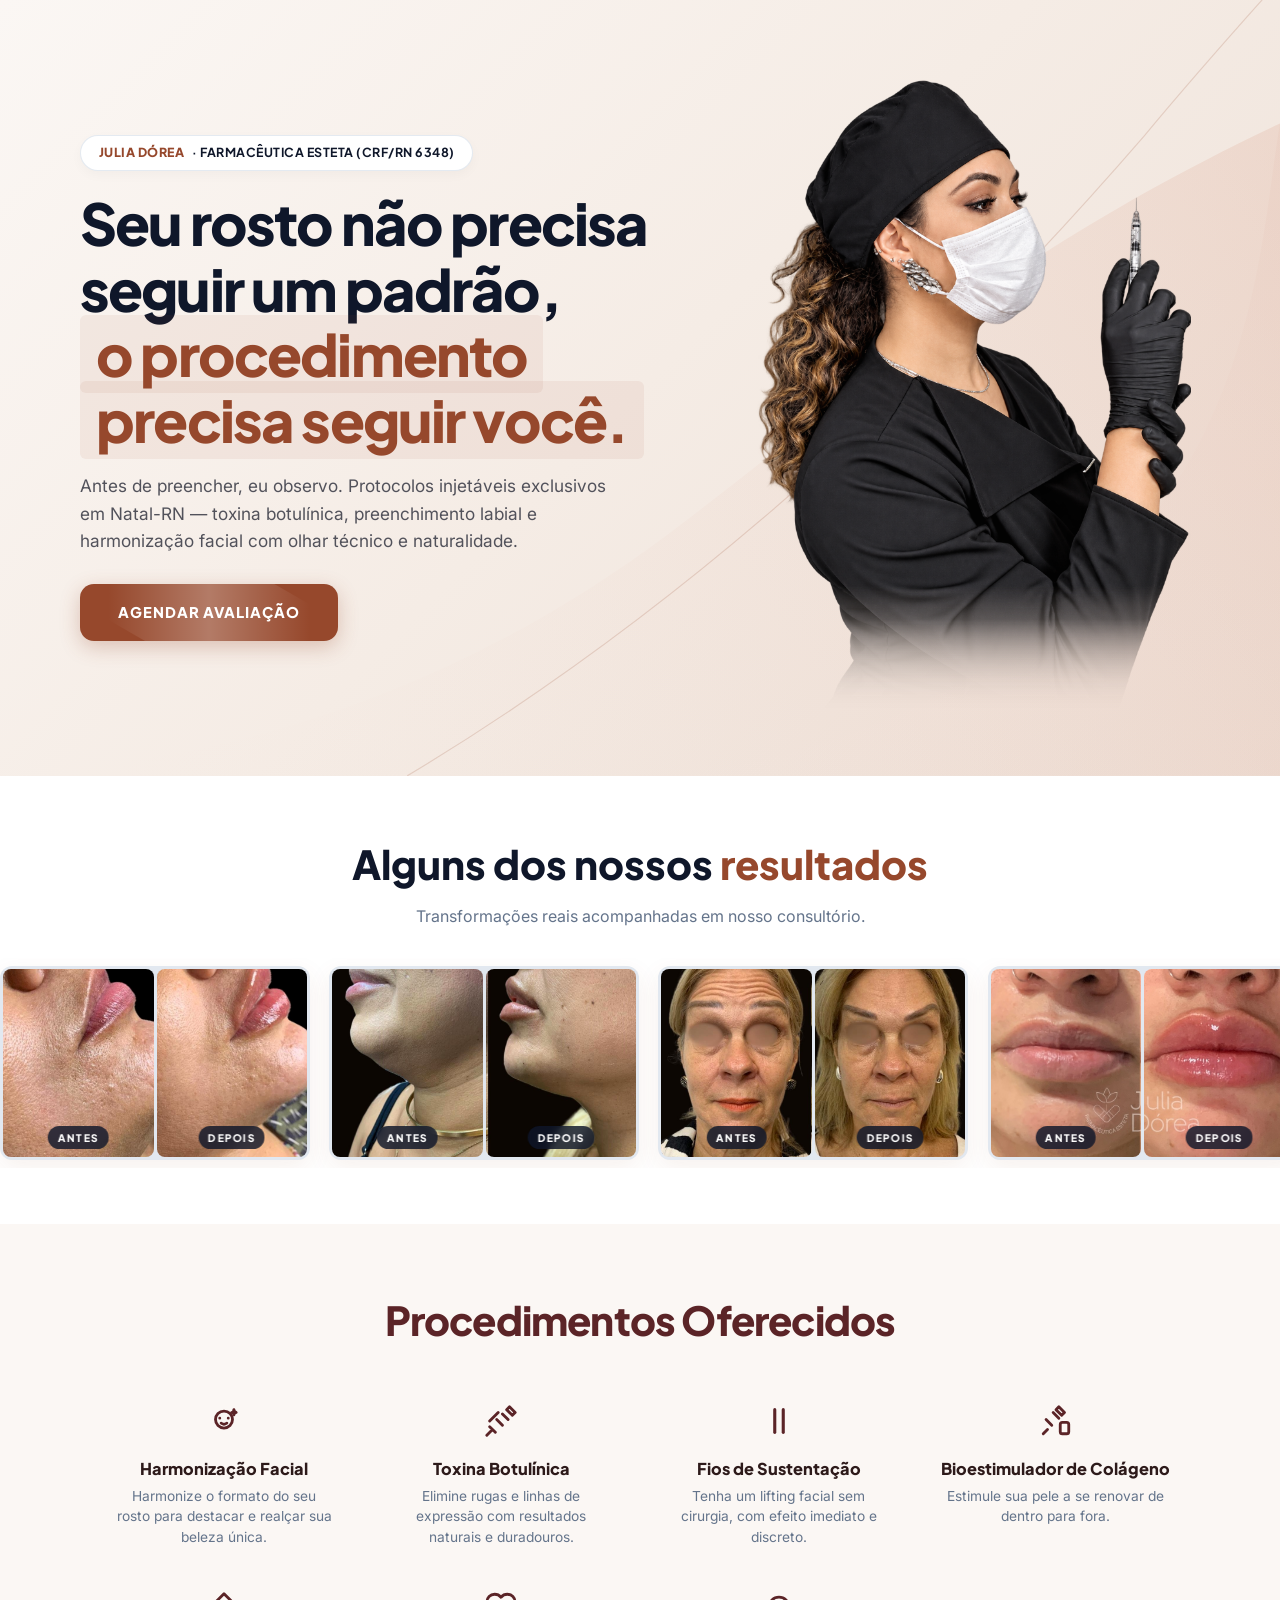
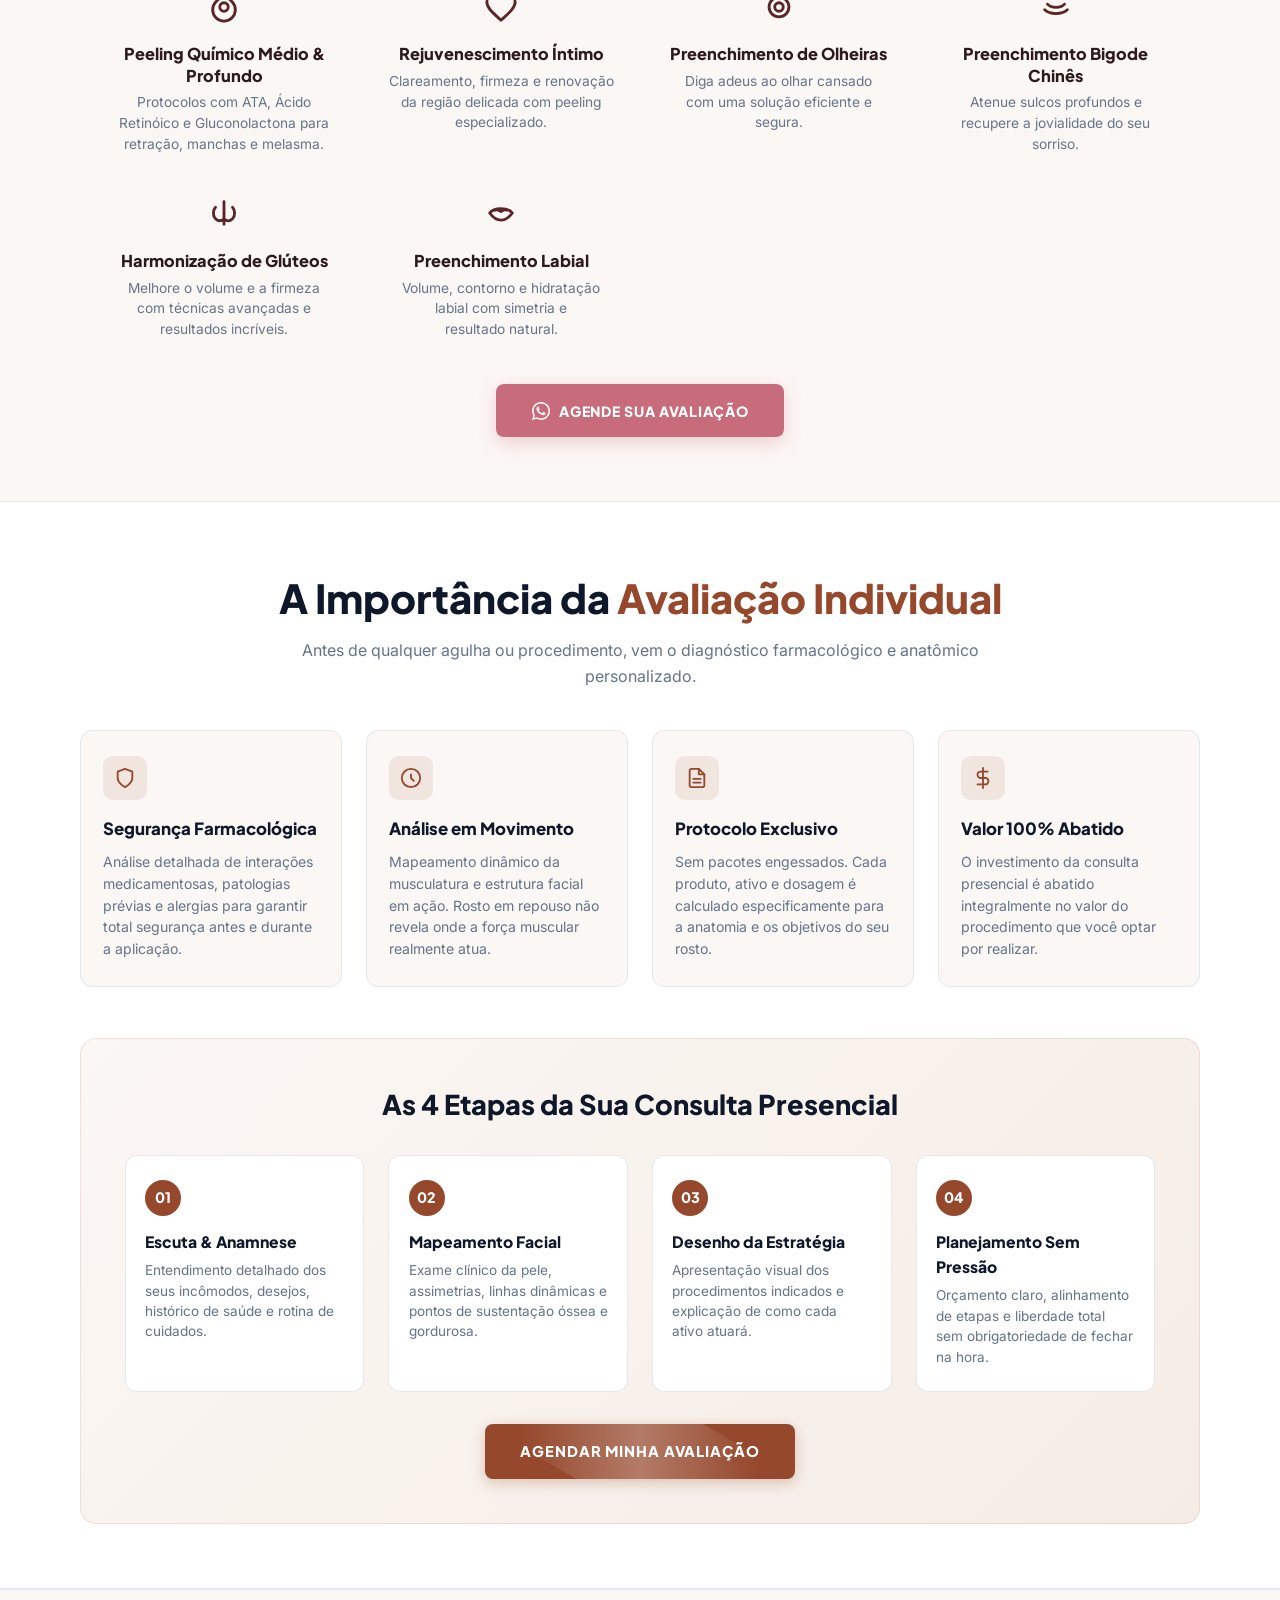
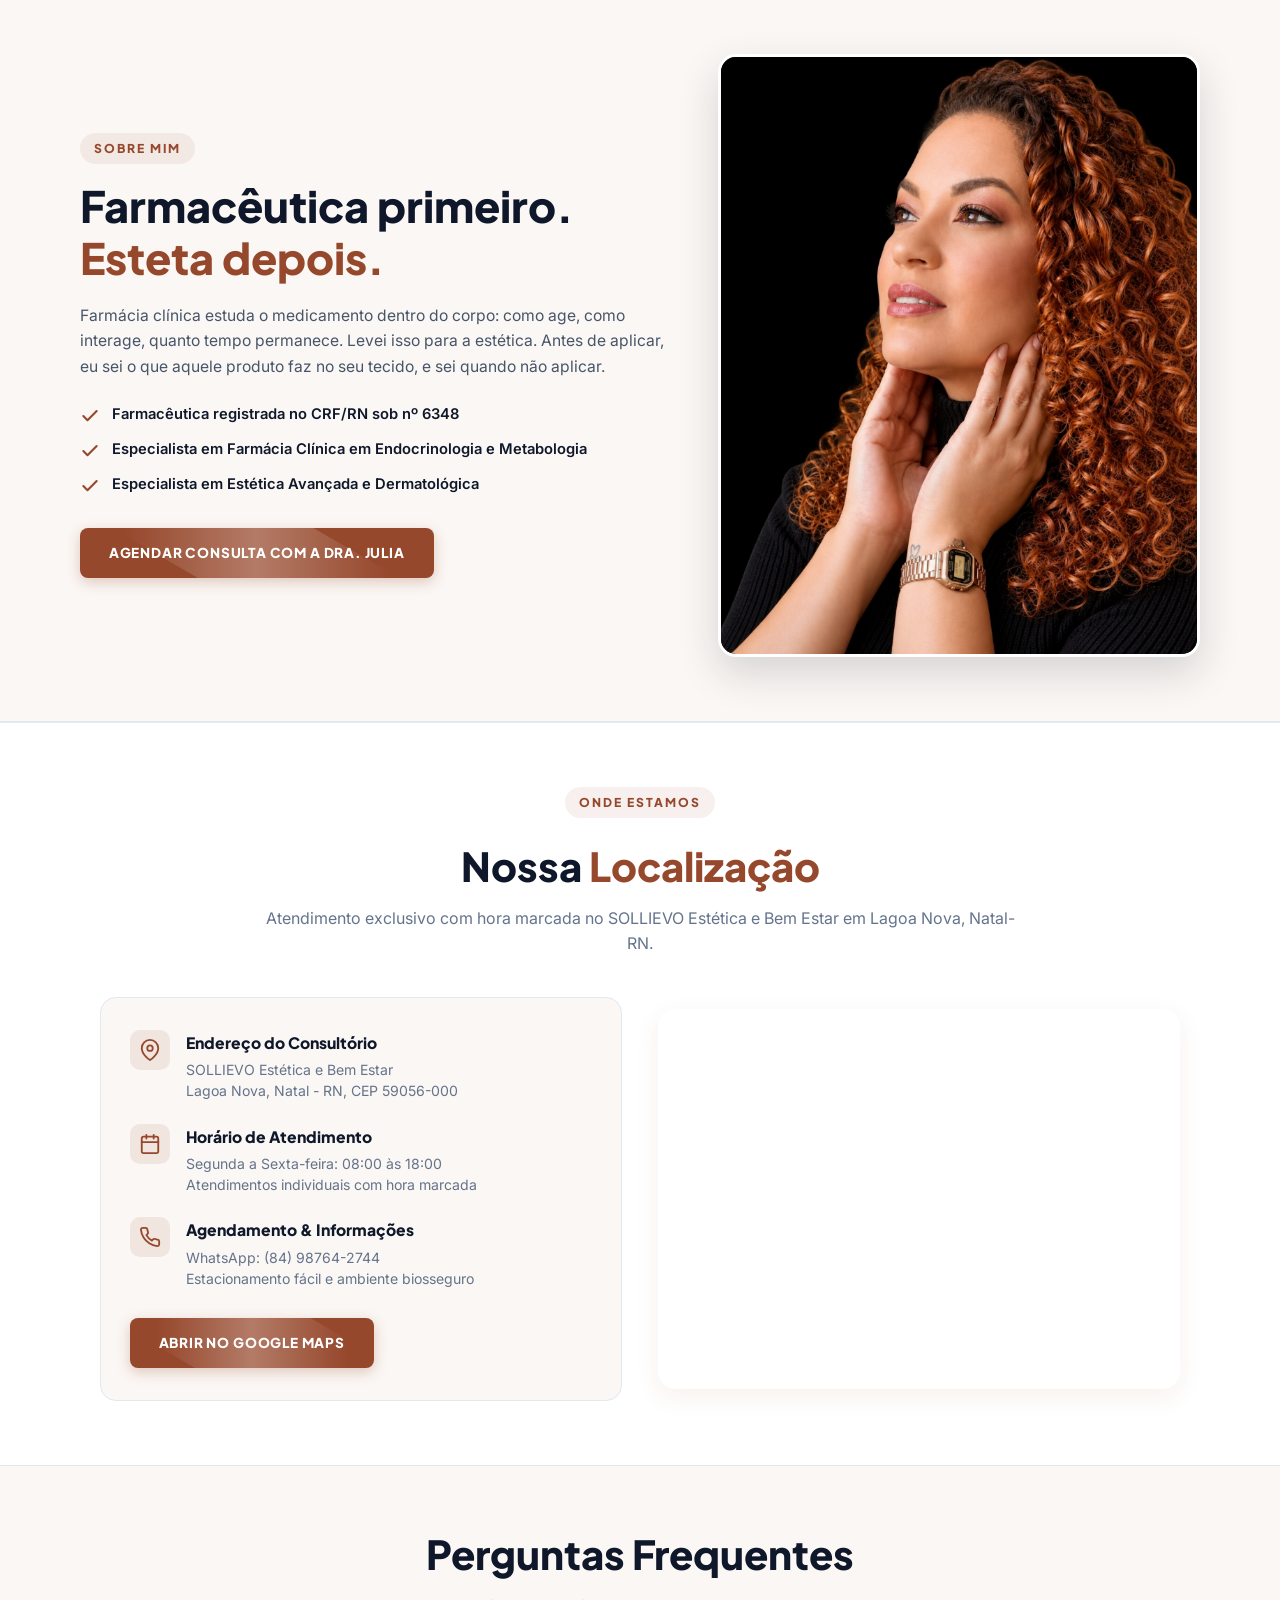
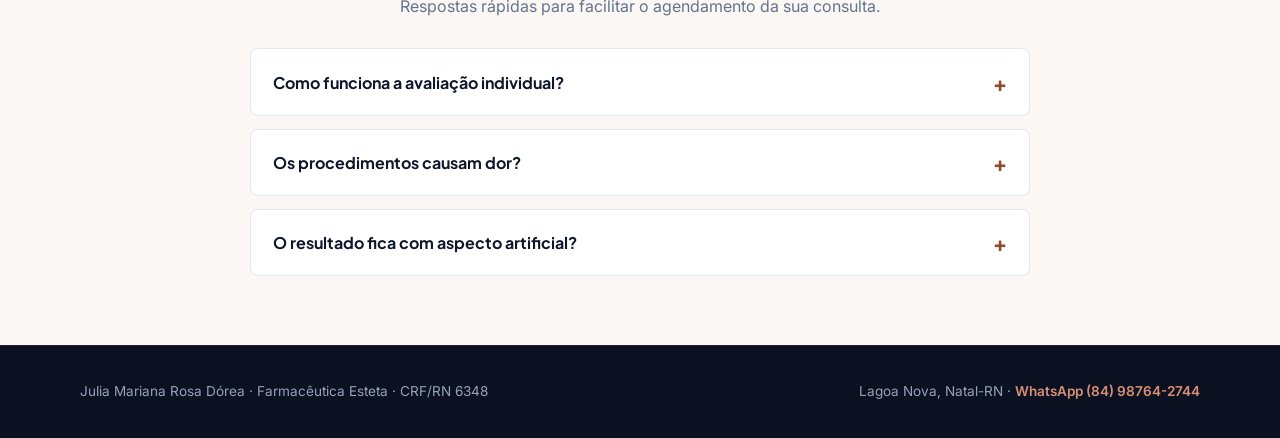
<file: index.html>
<!DOCTYPE html>
<html lang="pt-BR">
<head>
  <!-- Meta Pixel Code -->
  <script>
  !function(f,b,e,v,n,t,s)
  {if(f.fbq)return;n=f.fbq=function(){n.callMethod?
  n.callMethod.apply(n,arguments):n.queue.push(arguments)};
  if(!f._fbq)f._fbq=n;n.push=n;n.loaded=!0;n.version='2.0';
  n.queue=[];t=b.createElement(e);t.async=!0;
  t.src=v;s=b.getElementsByTagName(e)[0];
  s.parentNode.insertBefore(t,s)}(window, document,'script',
  'https://connect.facebook.net/en_US/fbevents.js');
  fbq('init', '960581960442502');
  fbq('track', 'PageView');
  </script>
  <noscript><img height="1" width="1" style="display:none"
  src="https://www.facebook.com/tr?id=960581960442502&ev=PageView&noscript=1"
  /></noscript>
  <!-- End Meta Pixel Code -->

  <meta charset="UTF-8">
  <meta name="viewport" content="width=device-width, initial-scale=1.0">
  <title>Julia Dórea | Harmonização Facial & Estética Avançada em Natal-RN</title>
  <meta name="description" content="Procedimentos injetáveis com fundamentação farmacológica em Lagoa Nova, Natal-RN. Toxina botulínica, preenchimento, bioestimulador e fios de PDO com Julia Dórea. CRF/RN 6348.">
  <link rel="canonical" href="https://SEU-DOMINIO.com.br">
  <meta name="theme-color" content="#96482C">

  <!-- Favicon -->
  <link rel="icon" type="image/png" sizes="32x32" href="img/icone-32.png">
  <link rel="apple-touch-icon" sizes="180x180" href="img/icone-180.png">

  <!-- Google Fonts: Plus Jakarta Sans & Inter (Exato Licitprint) -->
  <link rel="preconnect" href="https://fonts.googleapis.com">
  <link rel="preconnect" href="https://fonts.gstatic.com" crossorigin>
  <link href="https://fonts.googleapis.com/css2?family=Inter:wght@400;500;600;700&family=Plus+Jakarta+Sans:wght@500;600;700;800;900&display=swap" rel="stylesheet">

  <style>
  /* ================= LICITPRINT THEME ADAPTADO E COMPACTO ================= */
  :root {
    --font-heading: 'Plus Jakarta Sans', sans-serif;
    --font-body: 'Inter', sans-serif;

    --primary-color: #96482C;        /* Terracota marca */
    --primary-hover: #7A3720;
    --accent-rose: #D79076;          /* Rose Gold */
    --accent-yellow: #FCD34D;        /* Amarelo topo bar */
    --bg-light: #FBF7F4;             /* Fundo creme leve */
    --bg-white: #FFFFFF;
    --dark-slate: #0F172A;           /* Texto escuro premium */
    --text-muted: #64748B;
    --border-color: #E2E8F0;
    --shadow-soft: 0 8px 24px rgba(150, 72, 44, 0.08);
    --shadow-hover: 0 16px 36px rgba(150, 72, 44, 0.14);
  }

  * { box-sizing: border-box; margin: 0; padding: 0; }
  html { scroll-behavior: smooth; }
  body {
    font-family: var(--font-body);
    background-color: var(--bg-light);
    color: var(--dark-slate);
    line-height: 1.6;
    -webkit-font-smoothing: antialiased;
  }

  img { max-width: 100%; height: auto; display: block; }
  a { text-decoration: none; color: inherit; }

  .container {
    width: 100%;
    max-width: 1200px;
    margin: 0 auto;
    padding: 0 clamp(20px, 4vw, 40px);
  }

  /* Espaçamentos compactos sem grandes lacunas brancas */
  section {
    padding: clamp(2.2rem, 4.5vw, 3.5rem) 0;
    position: relative;
  }

  /* ================= HEADER / NAVIGATION ================= */
  .site-header {
    position: sticky;
    top: 0;
    z-index: 100;
    background: rgba(255, 255, 255, 0.96);
    backdrop-filter: blur(12px);
    border-bottom: 1px solid var(--border-color);
  }
  .header-container {
    display: flex;
    align-items: center;
    justify-content: space-between;
    padding: 0.75rem 0;
  }
  .brand-logo-img {
    height: clamp(36px, 5vw, 44px);
    width: auto;
  }
  .nav-list {
    display: flex;
    gap: 2rem;
    list-style: none;
  }
  .nav-list a {
    font-family: var(--font-heading);
    font-weight: 600;
    font-size: 0.9rem;
    color: var(--dark-slate);
    transition: color 0.2s;
  }
  .nav-list a:hover { color: var(--primary-color); }

  /* ================= BUTTONS ================= */
  .btn {
    display: inline-flex;
    align-items: center;
    justify-content: center;
    font-family: var(--font-heading);
    font-weight: 800;
    font-size: 0.85rem;
    letter-spacing: 0.06em;
    text-transform: uppercase;
    padding: 0.9rem 1.8rem;
    border-radius: 8px;
    transition: all 0.3s ease;
    cursor: pointer;
    border: none;
  }
  .btn-primary {
    background: var(--primary-color);
    color: #FFFFFF;
    box-shadow: 0 4px 14px rgba(150, 72, 44, 0.28);
  }
  .btn-primary:hover {
    background: var(--primary-hover);
    transform: translateY(-2px);
    box-shadow: 0 8px 22px rgba(150, 72, 44, 0.38);
  }
  .btn-outline {
    background: transparent;
    border: 2px solid var(--primary-color);
    color: var(--primary-color);
  }
  .btn-outline:hover {
    background: var(--primary-color);
    color: #FFFFFF;
  }
  .btn-lg {
    padding: 1rem 2.2rem;
    font-size: 0.92rem;
  }

  .btn-shimmer {
    position: relative;
    overflow: hidden;
  }
  .btn-shimmer::after {
    content: '';
    position: absolute;
    top: -50%;
    left: -50%;
    width: 200%;
    height: 200%;
    background: linear-gradient(
      60deg,
      transparent 30%,
      rgba(255, 255, 255, 0.28) 50%,
      transparent 70%
    );
    transform: rotate(30deg);
    animation: shimmer 3.5s infinite;
  }
  @keyframes shimmer {
    0% { transform: translateX(-100%) rotate(30deg); }
    100% { transform: translateX(100%) rotate(30deg); }
  }

  /* ================= HERO SECTION ================= */
  .hero-section {
    padding: clamp(2.2rem, 4.5vw, 3.8rem) 0;
    position: relative;
    background: linear-gradient(135deg, #FBF7F4 0%, #F5ECE5 50%, #EDE0D7 100%);
    overflow: hidden;
  }
  .hero-bg-waves {
    position: absolute;
    inset: 0;
    width: 100%;
    height: 100%;
    pointer-events: none;
    z-index: 1;
  }
  .hero-bg-waves svg {
    width: 100%;
    height: 100%;
    object-fit: cover;
  }

  .hero-container {
    display: grid;
    grid-template-columns: 1.15fr 0.85fr;
    gap: 2.5rem;
    align-items: center;
    position: relative;
    z-index: 2;
  }

  .hero-pill-tag {
    display: inline-flex;
    align-items: center;
    gap: 0.5rem;
    padding: 0.45rem 1.1rem;
    background: #FFFFFF;
    border: 1px solid rgba(226, 232, 240, 0.9);
    border-radius: 999px;
    box-shadow: 0 4px 12px rgba(0, 0, 0, 0.03);
    margin-bottom: 1.2rem;
    font-family: var(--font-heading);
    font-size: 0.78rem;
    text-transform: uppercase;
    letter-spacing: 0.04em;
  }
  .brand-tag-name {
    font-weight: 800;
    color: var(--primary-color);
  }
  .brand-tag-role {
    font-weight: 700;
    color: var(--dark-slate);
  }

  .hero-title {
    font-family: var(--font-heading);
    font-size: clamp(2.2rem, 4.6vw, 3.6rem);
    font-weight: 900;
    line-height: 1.14;
    letter-spacing: -0.032em;
    color: var(--dark-slate);
    margin-bottom: 1.2rem;
  }
  .highlight-brown-box {
    display: inline;
    background: rgba(150, 72, 44, 0.07);
    padding: 0.04em 0.28em;
    border-radius: 6px;
    color: var(--primary-color);
    box-decoration-break: clone;
    -webkit-box-decoration-break: clone;
  }
  .highlight-brown-box span {
    color: var(--primary-color);
  }

  .hero-subtitle {
    font-size: clamp(0.95rem, 1.4vw, 1.08rem);
    color: #52525B;
    line-height: 1.6;
    margin-bottom: 1.8rem;
    max-width: 530px;
    font-weight: 400;
  }
  .hero-actions {
    display: flex;
    align-items: center;
    gap: 1rem;
  }

  .btn-hero {
    background: var(--primary-color);
    color: #FFFFFF;
    border-radius: 14px;
    padding: 1.05rem 2.4rem;
    font-size: 0.92rem;
    font-weight: 800;
    letter-spacing: 0.06em;
    box-shadow: 0 6px 20px rgba(150, 72, 44, 0.28);
  }
  .btn-hero:hover {
    background: var(--primary-hover);
    transform: translateY(-2px);
    box-shadow: 0 10px 26px rgba(150, 72, 44, 0.38);
  }

  .hero-image-content { position: relative; }
  .professional-photo-cutout {
    width: 100%;
    max-width: 440px;
    margin: 0 auto;
    display: block;
    -webkit-mask-image: linear-gradient(to bottom, rgba(0,0,0,1) 0%, rgba(0,0,0,1) 80%, rgba(0,0,0,0) 100%);
    mask-image: linear-gradient(to bottom, rgba(0,0,0,1) 0%, rgba(0,0,0,1) 80%, rgba(0,0,0,0) 100%);
  }

  /* ================= SECTION HEADER ================= */
  .section-header {
    text-align: center;
    max-width: 700px;
    margin: 0 auto 1.8rem auto;
  }
  .section-title {
    font-family: var(--font-heading);
    font-size: clamp(1.8rem, 3.8vw, 2.5rem);
    font-weight: 800;
    color: var(--dark-slate);
    margin-bottom: 0.5rem;
  }
  .highlight-magenta { color: var(--primary-color); }
  .section-subtitle {
    color: var(--text-muted);
    font-size: 1rem;
  }

  /* ================= AUTO SLIDING CAROUSEL (RESULTADOS REAIS SEM TEXTO) ================= */
  .results-slider-section {
    background: var(--bg-white);
    padding: clamp(2.2rem, 4.5vw, 3.5rem) 0;
    overflow: hidden;
  }

  .infinite-slider-track {
    width: 100%;
    overflow: hidden;
    position: relative;
    padding: 0.5rem 0;
  }

  .infinite-slider-content {
    display: flex;
    gap: 1.2rem;
    width: max-content;
    animation: autoSlide 35s linear infinite;
  }
  .infinite-slider-content:hover {
    animation-play-state: paused;
  }

  @keyframes autoSlide {
    0% { transform: translateX(0); }
    100% { transform: translateX(-50%); }
  }

  .slider-pair-card {
    display: flex;
    gap: 3px;
    background: var(--border-color);
    padding: 3px;
    border-radius: 12px;
    overflow: hidden;
    width: 310px;
    flex-shrink: 0;
    box-shadow: var(--shadow-soft);
  }

  .pair-img-wrap {
    position: relative;
    width: 50%;
  }

  .pair-img-wrap img {
    width: 100%;
    aspect-ratio: 4/5;
    object-fit: cover;
    border-radius: 8px;
    display: block;
  }

  .tag-label {
    position: absolute;
    bottom: 8px;
    left: 50%;
    transform: translateX(-50%);
    background: rgba(15, 23, 42, 0.82);
    color: #FFFFFF;
    font-family: var(--font-heading);
    font-size: 0.65rem;
    font-weight: 800;
    letter-spacing: 0.12em;
    text-transform: uppercase;
    padding: 0.2rem 0.6rem;
    border-radius: 999px;
    backdrop-filter: blur(4px);
  }

  /* ================= PROCEDIMENTOS CARDS GRID ================= */
  .products-section {
    padding: clamp(2.2rem, 4.5vw, 3.5rem) 0;
    background: var(--bg-light);
  }
  .products-grid {
    display: grid;
    grid-template-columns: repeat(auto-fit, minmax(270px, 1fr));
    gap: 1.5rem;
  }

  .product-card {
    background: var(--bg-white);
    border: 1px solid var(--border-color);
    border-radius: 12px;
    overflow: hidden;
    box-shadow: var(--shadow-soft);
    transition: all 0.3s ease;
    display: flex;
    flex-direction: column;
  }
  .product-card:hover {
    transform: translateY(-4px);
    box-shadow: var(--shadow-hover);
    border-color: var(--primary-color);
  }
  .product-image-holder {
    position: relative;
    background: var(--dark-slate);
    height: 170px;
  }
  .product-img-real {
    width: 100%;
    height: 100%;
    object-fit: cover;
  }
  .product-card-title-overlay {
    position: absolute;
    bottom: 10px;
    left: 14px;
    background: var(--primary-color);
    color: #FFFFFF;
    font-family: var(--font-heading);
    font-weight: 800;
    font-size: 0.8rem;
    letter-spacing: 0.1em;
    padding: 0.35rem 0.85rem;
    border-radius: 6px;
    text-transform: uppercase;
  }

  .product-body {
    padding: 1.4rem;
    display: flex;
    flex-direction: column;
    flex-grow: 1;
  }
  .product-desc {
    font-size: 0.92rem;
    color: var(--text-muted);
    margin-bottom: 1rem;
  }
  .product-features {
    list-style: none;
    margin-bottom: 1.4rem;
  }
  .product-features li {
    font-size: 0.86rem;
    font-weight: 600;
    color: var(--dark-slate);
    margin-bottom: 0.4rem;
  }
  .btn-card {
    margin-top: auto;
    width: 100%;
    font-size: 0.78rem;
  }

  /* ================= PROCEDIMENTOS OFERECIDOS ================= */
  .procedimentos-offered-section {
    padding: clamp(3rem, 5vw, 4.5rem) 0;
    background: #FBF7F4;
    position: relative;
    overflow: hidden;
  }
  .procedimentos-title {
    font-family: var(--font-heading);
    font-size: clamp(1.8rem, 3.8vw, 2.5rem);
    font-weight: 800;
    color: #5B2427;
    text-align: center;
    margin-bottom: 2.8rem;
    letter-spacing: -0.02em;
  }
  .procedimentos-grid {
    display: grid;
    grid-template-columns: repeat(4, 1fr);
    gap: 2.2rem 1.8rem;
    max-width: 1080px;
    margin: 0 auto 2.8rem auto;
  }
  @media(max-width: 900px) {
    .procedimentos-grid { grid-template-columns: repeat(2, 1fr); gap: 2rem 1.2rem; }
  }
  @media(max-width: 520px) {
    .procedimentos-grid { grid-template-columns: 1fr; gap: 1.8rem; }
  }

  .procedimento-item {
    text-align: center;
    display: flex;
    flex-direction: column;
    align-items: center;
    padding: 0 0.5rem;
  }
  .procedimento-icon-wrap {
    height: 48px;
    display: flex;
    align-items: center;
    justify-content: center;
    margin-bottom: 0.8rem;
  }
  .procedimento-item h3 {
    font-family: var(--font-heading);
    font-size: 1.02rem;
    font-weight: 800;
    color: #2D1A1A;
    margin-bottom: 0.4rem;
    line-height: 1.3;
  }
  .procedimento-item p {
    font-size: 0.86rem;
    color: #64748B;
    line-height: 1.5;
    max-width: 230px;
    margin: 0 auto;
  }

  .procedimentos-action {
    text-align: center;
  }
  .btn-procedimentos {
    background: #C86B7B;
    color: #FFFFFF;
    border-radius: 8px;
    padding: 0.95rem 2.2rem;
    font-size: 0.88rem;
    font-weight: 800;
    letter-spacing: 0.05em;
    display: inline-flex;
    align-items: center;
    gap: 0.6rem;
    box-shadow: 0 6px 18px rgba(200, 107, 123, 0.28);
    transition: all 0.3s ease;
  }
  .btn-procedimentos:hover {
    background: #B55868;
    transform: translateY(-2px);
    box-shadow: 0 10px 24px rgba(200, 107, 123, 0.38);
  }

  /* ================= AVALIAÇÃO SECTION & ETAPAS ================= */
  .avaliacao-section {
    padding: clamp(3rem, 5vw, 4.5rem) 0;
    background: #FFFFFF;
    border-top: 1px solid var(--border-color);
    border-bottom: 1px solid var(--border-color);
  }
  .avaliacao-grid-pilares {
    display: grid;
    grid-template-columns: repeat(auto-fit, minmax(240px, 1fr));
    gap: 1.5rem;
    margin: 2.2rem 0 3.2rem 0;
  }
  .pilar-card {
    background: var(--bg-light);
    border: 1px solid var(--border-color);
    border-radius: 12px;
    padding: 1.6rem 1.4rem;
    transition: transform 0.3s ease, box-shadow 0.3s ease;
  }
  .pilar-card:hover {
    transform: translateY(-4px);
    box-shadow: var(--shadow-soft);
    border-color: var(--primary-color);
  }
  .pilar-icon-box {
    width: 44px;
    height: 44px;
    border-radius: 10px;
    background: rgba(150, 72, 44, 0.1);
    color: var(--primary-color);
    display: flex;
    align-items: center;
    justify-content: center;
    margin-bottom: 1rem;
  }
  .pilar-card h3 {
    font-family: var(--font-heading);
    font-size: 1.05rem;
    font-weight: 800;
    color: var(--dark-slate);
    margin-bottom: 0.5rem;
  }
  .pilar-card p {
    font-size: 0.88rem;
    color: var(--text-muted);
    line-height: 1.55;
  }

  .etapas-container {
    background: linear-gradient(135deg, #FBF7F4 0%, #F5ECE5 100%);
    border-radius: 16px;
    padding: clamp(1.8rem, 3.5vw, 2.8rem);
    box-shadow: inset 0 0 0 1px rgba(150, 72, 44, 0.12);
  }
  .etapas-title {
    font-family: var(--font-heading);
    font-size: clamp(1.3rem, 2.5vw, 1.7rem);
    font-weight: 800;
    color: var(--dark-slate);
    margin-bottom: 1.8rem;
    text-align: center;
  }
  .etapas-grid {
    display: grid;
    grid-template-columns: repeat(auto-fit, minmax(220px, 1fr));
    gap: 1.5rem;
    position: relative;
  }
  .etapa-card-item {
    position: relative;
    background: #FFFFFF;
    border-radius: 12px;
    padding: 1.5rem 1.2rem;
    border: 1px solid var(--border-color);
  }
  .etapa-number-badge {
    width: 36px;
    height: 36px;
    border-radius: 999px;
    background: var(--primary-color);
    color: #FFFFFF;
    font-family: var(--font-heading);
    font-weight: 800;
    font-size: 0.9rem;
    display: flex;
    align-items: center;
    justify-content: center;
    margin-bottom: 0.8rem;
  }
  .etapa-card-item h4 {
    font-family: var(--font-heading);
    font-size: 0.98rem;
    font-weight: 800;
    color: var(--dark-slate);
    margin-bottom: 0.4rem;
  }
  .etapa-card-item p {
    font-size: 0.85rem;
    color: var(--text-muted);
    line-height: 1.5;
  }

  /* ================= NOSSA LOCALIZAÇÃO (MAPS) ================= */
  .location-section {
    padding: clamp(3rem, 5vw, 4.5rem) 0;
    background: #FFFFFF;
    border-top: 1px solid var(--border-color);
    border-bottom: 1px solid var(--border-color);
  }
  .location-grid {
    display: grid;
    grid-template-columns: 1fr 1fr;
    gap: 2.2rem;
    align-items: center;
    max-width: 1080px;
    margin: 0 auto;
  }
  @media(max-width: 850px) {
    .location-grid { grid-template-columns: 1fr; }
  }
  .location-card-info {
    background: var(--bg-light);
    border: 1px solid var(--border-color);
    border-radius: 16px;
    padding: 2rem 1.8rem;
  }
  .loc-item {
    display: flex;
    align-items: flex-start;
    gap: 1rem;
    margin-bottom: 1.4rem;
  }
  .loc-icon {
    width: 40px;
    height: 40px;
    border-radius: 10px;
    background: rgba(150, 72, 44, 0.1);
    display: flex;
    align-items: center;
    justify-content: center;
    flex-shrink: 0;
  }
  .loc-item h4 {
    font-family: var(--font-heading);
    font-size: 0.98rem;
    font-weight: 800;
    color: var(--dark-slate);
    margin-bottom: 0.25rem;
  }
  .loc-item p {
    font-size: 0.88rem;
    color: var(--text-muted);
    line-height: 1.5;
  }
  .loc-actions {
    margin-top: 1.8rem;
  }
  .location-map-holder {
    border-radius: 18px;
    overflow: hidden;
    border: 3px solid #FFFFFF;
    box-shadow: var(--shadow-soft);
    height: 380px;
  }
  .location-map-holder iframe {
    width: 100%;
    height: 100%;
  }

  /* ================= SOBRE MIM COM VSL PLAYER ================= */
  .sobre-vsl-section {
    padding: clamp(3rem, 5vw, 4.5rem) 0;
    background: #FBF7F4;
    border-top: 1px solid var(--border-color);
    border-bottom: 1px solid var(--border-color);
  }
  .sobre-vsl-grid {
    display: grid;
    grid-template-columns: 1.1fr 0.9fr;
    gap: 3rem;
    align-items: center;
  }
  @media(max-width: 900px) {
    .sobre-vsl-grid { grid-template-columns: 1fr; gap: 2.2rem; }
  }

  .vsl-tag-pill {
    display: inline-block;
    font-family: var(--font-heading);
    font-size: 0.76rem;
    font-weight: 800;
    letter-spacing: 0.16em;
    text-transform: uppercase;
    color: var(--primary-color);
    background: rgba(150, 72, 44, 0.08);
    padding: 0.35rem 0.9rem;
    border-radius: 999px;
    margin-bottom: 1rem;
  }
  .sobre-vsl-title {
    font-family: var(--font-heading);
    font-size: clamp(2rem, 3.8vw, 2.7rem);
    font-weight: 900;
    color: var(--dark-slate);
    line-height: 1.2;
    margin-bottom: 1.2rem;
  }
  .sobre-vsl-description {
    font-size: 0.98rem;
    color: #475569;
    line-height: 1.65;
    margin-bottom: 1.5rem;
  }
  .sobre-vsl-bullets {
    list-style: none;
    margin-bottom: 2rem;
  }
  .sobre-vsl-bullets li {
    display: flex;
    align-items: flex-start;
    gap: 0.75rem;
    font-size: 0.92rem;
    font-weight: 600;
    color: var(--dark-slate);
    margin-bottom: 0.8rem;
    line-height: 1.45;
  }
  .sobre-vsl-bullets svg { flex-shrink: 0; margin-top: 2px; }

  /* VSL Player Components */
  .vsl-player-wrapper {
    position: relative;
    border-radius: 18px;
    overflow: hidden;
    box-shadow: 0 16px 40px rgba(15, 23, 42, 0.16);
    border: 3px solid #FFFFFF;
    aspect-ratio: 4/5;
    background: #0F172A;
    cursor: pointer;
  }
  .vsl-poster-img {
    width: 100%;
    height: 100%;
    object-fit: cover;
    object-position: top center;
    transition: transform 0.6s ease;
  }
  .vsl-player-wrapper:hover .vsl-poster-img {
    transform: scale(1.03);
  }
  .vsl-overlay {
    position: absolute;
    inset: 0;
    background: linear-gradient(180deg, rgba(15, 23, 42, 0.15) 0%, rgba(15, 23, 42, 0.7) 100%);
  }
  .vsl-badge-top {
    position: absolute;
    top: 16px;
    left: 16px;
    background: rgba(15, 23, 42, 0.82);
    backdrop-filter: blur(8px);
    color: #FFFFFF;
    font-family: var(--font-heading);
    font-size: 0.7rem;
    font-weight: 800;
    letter-spacing: 0.1em;
    padding: 0.4rem 0.8rem;
    border-radius: 999px;
    display: flex;
    align-items: center;
    gap: 0.5rem;
    z-index: 5;
  }
  .vsl-live-dot {
    width: 8px;
    height: 8px;
    background: #EF4444;
    border-radius: 999px;
    animation: pulseDot 1.5s infinite;
  }
  @keyframes pulseDot {
    0%, 100% { opacity: 1; transform: scale(1); }
    50% { opacity: 0.4; transform: scale(1.3); }
  }

  .vsl-play-btn {
    position: absolute;
    top: 50%;
    left: 50%;
    transform: translate(-50%, -50%);
    background: none;
    border: none;
    display: flex;
    flex-direction: column;
    align-items: center;
    justify-content: center;
    cursor: pointer;
    z-index: 10;
    width: 100%;
  }
  .play-icon-circle {
    width: 72px;
    height: 72px;
    border-radius: 999px;
    background: var(--primary-color);
    display: flex;
    align-items: center;
    justify-content: center;
    box-shadow: 0 0 0 10px rgba(150, 72, 44, 0.3), 0 8px 24px rgba(0, 0, 0, 0.3);
    margin-bottom: 0.9rem;
    transition: all 0.3s ease;
    animation: pulsePlay 2.2s infinite;
  }
  .play-icon-circle svg { margin-left: 4px; }
  .vsl-player-wrapper:hover .play-icon-circle {
    transform: scale(1.12);
    background: var(--primary-hover);
  }
  @keyframes pulsePlay {
    0% { box-shadow: 0 0 0 0 rgba(150, 72, 44, 0.6), 0 8px 24px rgba(0, 0, 0, 0.3); }
    70% { box-shadow: 0 0 0 18px rgba(150, 72, 44, 0), 0 8px 24px rgba(0, 0, 0, 0.3); }
    100% { box-shadow: 0 0 0 0 rgba(150, 72, 44, 0), 0 8px 24px rgba(0, 0, 0, 0.3); }
  }
  .vsl-play-label {
    font-family: var(--font-heading);
    font-size: 0.85rem;
    font-weight: 900;
    letter-spacing: 0.12em;
    color: #FFFFFF;
    text-transform: uppercase;
    text-shadow: 0 2px 8px rgba(0, 0, 0, 0.6);
    margin-bottom: 0.2rem;
  }
  .vsl-duration {
    font-size: 0.75rem;
    color: rgba(255, 255, 255, 0.88);
    font-weight: 500;
  }

  /* ================= FAQ ACCORDION ================= */
  .faq-section {
    padding: clamp(2.2rem, 4.5vw, 3.5rem) 0;
    background: var(--bg-light);
  }
  .faq-accordion { max-width: 780px; margin: 0 auto; }
  .faq-item {
    background: #FFFFFF;
    border: 1px solid var(--border-color);
    border-radius: 8px;
    margin-bottom: 0.8rem;
    overflow: hidden;
  }
  .faq-question {
    width: 100%;
    padding: 1.2rem 1.4rem;
    background: none;
    border: none;
    text-align: left;
    font-family: var(--font-heading);
    font-weight: 700;
    font-size: 1rem;
    color: var(--dark-slate);
    display: flex;
    justify-content: space-between;
    align-items: center;
    cursor: pointer;
  }
  .faq-icon { font-size: 1.3rem; color: var(--primary-color); font-weight: 800; }
  .faq-answer {
    padding: 0 1.4rem 1.2rem 1.4rem;
    font-size: 0.92rem;
    color: var(--text-muted);
    line-height: 1.65;
    display: none;
  }
  .faq-item.active .faq-answer { display: block; }
  .faq-item.active .faq-icon { transform: rotate(45deg); }

  /* ================= FOOTER ================= */
  footer {
    background: #0B1120;
    color: #94A3B8;
    padding: 2.2rem 0;
    font-size: 0.85rem;
    border-top: 1px solid rgba(255, 255, 255, 0.08);
  }
  .footer-flex {
    display: flex;
    flex-wrap: wrap;
    justify-content: space-between;
    align-items: center;
    gap: 1rem;
  }
  .footer-flex a { color: var(--accent-rose); font-weight: 600; }

  @media(max-width: 900px) {
    .hero-container { grid-template-columns: 1fr; }
    .nav-list { display: none; }
  }

  /* ================= MODAL DE PRÉ-AGENDAMENTO ================= */
  .modal-backdrop {
    position: fixed;
    inset: 0;
    width: 100%;
    height: 100%;
    background-color: rgba(15, 23, 42, 0.72);
    backdrop-filter: blur(6px);
    -webkit-backdrop-filter: blur(6px);
    z-index: 99999;
    display: flex;
    align-items: center;
    justify-content: center;
    padding: 1.2rem;
    opacity: 0;
    visibility: hidden;
    pointer-events: none;
    transition: opacity 0.28s ease, visibility 0.28s ease;
  }
  .modal-backdrop.is-active {
    opacity: 1;
    visibility: visible;
    pointer-events: auto;
  }

  .modal-dialog {
    width: 100%;
    max-width: 580px;
    max-height: min(92vh, 840px);
    background: #FFFFFF;
    border-radius: 20px;
    border: 1px solid rgba(226, 232, 240, 0.9);
    box-shadow: 0 25px 60px -15px rgba(15, 23, 42, 0.35), 0 0 0 1px rgba(150, 72, 44, 0.06);
    position: relative;
    overflow-y: auto;
    overscroll-behavior: contain;
    transform: translateY(22px) scale(0.97);
    transition: transform 0.28s cubic-bezier(0.16, 1, 0.3, 1);
  }
  .modal-backdrop.is-active .modal-dialog {
    transform: translateY(0) scale(1);
  }

  /* Custom scrollbar para o modal */
  .modal-dialog::-webkit-scrollbar {
    width: 6px;
  }
  .modal-dialog::-webkit-scrollbar-track {
    background: transparent;
  }
  .modal-dialog::-webkit-scrollbar-thumb {
    background: #E2E8F0;
    border-radius: 999px;
  }
  .modal-dialog::-webkit-scrollbar-thumb:hover {
    background: var(--accent-rose);
  }

  /* Botão Fechar */
  .modal-close-btn {
    position: absolute;
    top: 1.25rem;
    right: 1.25rem;
    width: 38px;
    height: 38px;
    border-radius: 50%;
    border: 1px solid var(--border-color);
    background: #FFFFFF;
    color: var(--text-muted);
    display: flex;
    align-items: center;
    justify-content: center;
    cursor: pointer;
    transition: all 0.2s ease;
    z-index: 10;
  }
  .modal-close-btn:hover {
    background: #F8FAFC;
    color: var(--primary-color);
    border-color: var(--accent-rose);
    transform: rotate(90deg);
  }

  /* Cabeçalho */
  .modal-header-content {
    padding: 2.2rem 2.2rem 1rem 2.2rem;
  }
  .modal-pill-tag {
    display: inline-flex;
    align-items: center;
    gap: 0.45rem;
    padding: 0.35rem 0.85rem;
    background: rgba(150, 72, 44, 0.08);
    border: 1px solid rgba(150, 72, 44, 0.15);
    border-radius: 999px;
    font-family: var(--font-heading);
    font-size: 0.72rem;
    font-weight: 800;
    color: var(--primary-color);
    text-transform: uppercase;
    letter-spacing: 0.06em;
    margin-bottom: 0.75rem;
  }
  .modal-pill-dot {
    width: 6px;
    height: 6px;
    border-radius: 50%;
    background: var(--primary-color);
  }
  .modal-form-title {
    font-family: var(--font-heading);
    font-size: clamp(1.45rem, 3.2vw, 1.75rem);
    font-weight: 800;
    color: var(--dark-slate);
    line-height: 1.2;
    margin-bottom: 0.45rem;
    letter-spacing: -0.02em;
  }
  .modal-form-subtitle {
    font-size: 0.92rem;
    color: var(--text-muted);
    line-height: 1.55;
  }

  /* Corpo do Formulário */
  .modal-form-body {
    padding: 0 2.2rem 2.2rem 2.2rem;
  }

  .form-group-item {
    margin-top: 1.35rem;
  }
  .form-field-label {
    display: block;
    font-family: var(--font-heading);
    font-size: 0.9rem;
    font-weight: 700;
    color: var(--dark-slate);
    margin-bottom: 0.55rem;
    letter-spacing: -0.01em;
  }
  .field-required {
    color: var(--primary-color);
    font-weight: 800;
  }

  .field-input-box {
    position: relative;
    display: flex;
    align-items: center;
  }
  .field-input-icon {
    position: absolute;
    left: 1rem;
    color: #94A3B8;
    pointer-events: none;
    transition: color 0.2s;
  }
  .form-text-input {
    width: 100%;
    font-family: var(--font-body);
    font-size: 0.94rem;
    color: var(--dark-slate);
    background: #FBF7F4;
    border: 1.5px solid var(--border-color);
    border-radius: 10px;
    padding: 0.85rem 1rem 0.85rem 2.75rem;
    transition: all 0.2s ease;
    outline: none;
  }
  .form-text-input::placeholder {
    color: #94A3B8;
  }
  .form-text-input:focus {
    background: #FFFFFF;
    border-color: var(--primary-color);
    box-shadow: 0 0 0 3px rgba(150, 72, 44, 0.12);
  }
  .field-input-box:focus-within .field-input-icon {
    color: var(--primary-color);
  }

  /* Grid de Opções para Procedimentos */
  .options-cards-grid {
    display: grid;
    grid-template-columns: repeat(2, 1fr);
    gap: 0.55rem;
  }
  /* Pilha de Opções para Disponibilidade */
  .options-cards-stack {
    display: flex;
    flex-direction: column;
    gap: 0.55rem;
  }

  .selectable-card {
    position: relative;
    display: flex;
    align-items: center;
    padding: 0.72rem 0.9rem;
    background: #FFFFFF;
    border: 1.5px solid var(--border-color);
    border-radius: 10px;
    cursor: pointer;
    transition: all 0.2s ease;
    user-select: none;
  }
  .selectable-card:hover {
    border-color: var(--accent-rose);
    background: rgba(150, 72, 44, 0.02);
  }
  .selectable-card input[type="radio"] {
    position: absolute;
    opacity: 0;
    width: 0;
    height: 0;
    pointer-events: none;
  }
  .custom-radio-circle {
    width: 18px;
    height: 18px;
    border-radius: 50%;
    border: 2px solid #CBD5E1;
    margin-right: 0.65rem;
    flex-shrink: 0;
    display: flex;
    align-items: center;
    justify-content: center;
    transition: all 0.2s ease;
    background: #FFFFFF;
  }
  .custom-radio-circle::after {
    content: '';
    width: 8px;
    height: 8px;
    border-radius: 50%;
    background: #FFFFFF;
    transform: scale(0);
    transition: transform 0.2s cubic-bezier(0.16, 1, 0.3, 1);
  }
  .selectable-card-label {
    font-size: 0.88rem;
    color: var(--dark-slate);
    line-height: 1.35;
    font-weight: 500;
    transition: color 0.2s, font-weight 0.2s;
  }

  /* Estado Selecionado do Card */
  .selectable-card.is-selected,
  .selectable-card:has(input[type="radio"]:checked) {
    border-color: var(--primary-color);
    background: rgba(150, 72, 44, 0.05);
    box-shadow: 0 2px 8px rgba(150, 72, 44, 0.08);
  }
  .selectable-card.is-selected .custom-radio-circle,
  .selectable-card:has(input[type="radio"]:checked) .custom-radio-circle {
    border-color: var(--primary-color);
    background: var(--primary-color);
  }
  .selectable-card.is-selected .custom-radio-circle::after,
  .selectable-card:has(input[type="radio"]:checked) .custom-radio-circle::after {
    transform: scale(1);
  }
  .selectable-card.is-selected .selectable-card-label,
  .selectable-card:has(input[type="radio"]:checked) .selectable-card-label {
    font-weight: 600;
    color: var(--primary-color);
  }

  /* Aviso em Destaque Discreto */
  .modal-discreet-notice {
    margin: 1.5rem 0 1.25rem 0;
    padding: 1rem 1.15rem;
    background: linear-gradient(135deg, rgba(150, 72, 44, 0.05) 0%, rgba(215, 144, 118, 0.06) 100%);
    border-left: 3.5px solid var(--primary-color);
    border-radius: 0 10px 10px 0;
    display: flex;
    gap: 0.85rem;
    align-items: flex-start;
  }
  .notice-icon-circle {
    width: 28px;
    height: 28px;
    border-radius: 50%;
    background: rgba(150, 72, 44, 0.12);
    color: var(--primary-color);
    display: flex;
    align-items: center;
    justify-content: center;
    flex-shrink: 0;
    margin-top: 2px;
  }
  .notice-content-body {
    flex: 1;
  }
  .notice-strong-title {
    font-family: var(--font-heading);
    font-size: 0.86rem;
    font-weight: 700;
    color: var(--primary-color);
    line-height: 1.4;
    margin-bottom: 0.35rem;
  }
  .notice-sub-explanation {
    font-size: 0.81rem;
    color: #52525B;
    line-height: 1.55;
  }

  /* Botão de Envio */
  .modal-submit-button {
    width: 100%;
    background: var(--primary-color);
    color: #FFFFFF;
    border-radius: 12px;
    padding: 1.05rem 1.5rem;
    font-family: var(--font-heading);
    font-size: 0.92rem;
    font-weight: 800;
    letter-spacing: 0.05em;
    text-transform: uppercase;
    display: inline-flex;
    align-items: center;
    justify-content: center;
    gap: 0.65rem;
    border: none;
    cursor: pointer;
    box-shadow: 0 6px 20px rgba(150, 72, 44, 0.28);
    transition: all 0.3s ease;
  }
  .modal-submit-button:hover {
    background: var(--primary-hover);
    transform: translateY(-2px);
    box-shadow: 0 10px 26px rgba(150, 72, 44, 0.38);
  }
  .modal-submit-button:active {
    transform: translateY(0);
  }
  .modal-submit-button:disabled {
    opacity: 0.75;
    cursor: not-allowed;
    transform: none;
  }

  .modal-security-footer {
    display: flex;
    align-items: center;
    justify-content: center;
    gap: 0.4rem;
    font-size: 0.74rem;
    color: var(--text-muted);
    margin-top: 0.75rem;
    text-align: center;
  }

  /* Mensagens de Erro de Validação */
  .field-error-msg {
    display: none;
    font-size: 0.78rem;
    color: #DC2626;
    margin-top: 0.35rem;
    font-weight: 500;
  }
  .has-field-error .form-text-input {
    border-color: #DC2626;
    background: #FEF2F2;
  }
  .has-field-error .field-error-msg {
    display: block;
  }
  .has-field-error .selectable-card {
    border-color: #FCA5A5;
  }

  @keyframes spin {
    0% { transform: rotate(0deg); }
    100% { transform: rotate(360deg); }
  }

  /* Responsividade Mobile */
  @media (max-width: 580px) {
    .modal-backdrop {
      padding: 0.6rem;
    }
    .modal-dialog {
      max-height: 94vh;
      border-radius: 16px;
    }
    .modal-header-content {
      padding: 1.5rem 1.25rem 0.8rem 1.25rem;
    }
    .modal-form-body {
      padding: 0 1.25rem 1.5rem 1.25rem;
    }
    .modal-close-btn {
      top: 1rem;
      right: 1rem;
      width: 34px;
      height: 34px;
    }
    .options-cards-grid {
      grid-template-columns: 1fr;
      gap: 0.45rem;
    }
    .form-group-item {
      margin-top: 1.15rem;
    }
    .modal-submit-button {
      padding: 0.95rem 1.2rem;
      font-size: 0.88rem;
    }
  }
  </style>
</head>
<body>

  <main>
    <!-- HERO SECTION (EXATAMENTE COMO MOCKUP DE REFERÊNCIA) -->
    <section class="hero-section">
      <!-- Background Waves Vector Overlay -->
      <div class="hero-bg-waves">
        <svg viewBox="0 0 1440 800" fill="none" xmlns="http://www.w3.org/2000/svg" preserveAspectRatio="xMidYMid slice">
          <path d="M700 800C950 800 1200 650 1300 450C1400 250 1350 50 1440 0H1440V800H700Z" fill="url(#grad1)"/>
          <path d="M0 800C300 800 550 700 750 550C950 400 1100 250 1440 100V800H0Z" fill="url(#grad2)"/>
          <path d="M480 800C730 650 980 440 1240 140C1340 20 1400 -40 1440 -90" stroke="#96482C" stroke-width="1.2" stroke-opacity="0.18" fill="none"/>
          <defs>
            <linearGradient id="grad1" x1="1440" y1="0" x2="700" y2="800" gradientUnits="userSpaceOnUse">
              <stop stop-color="#EAD5CB" stop-opacity="0.45"/>
              <stop offset="1" stop-color="#F7EBE5" stop-opacity="0"/>
            </linearGradient>
            <linearGradient id="grad2" x1="1440" y1="100" x2="0" y2="800" gradientUnits="userSpaceOnUse">
              <stop stop-color="#D79076" stop-opacity="0.2"/>
              <stop offset="1" stop-color="#FBF7F4" stop-opacity="0"/>
            </linearGradient>
          </defs>
        </svg>
      </div>

      <div class="container hero-container">
        
        <div class="hero-text-content">
          <div class="hero-pill-tag">
            <span class="brand-tag-name">JULIA DÓREA</span>
            <span class="brand-tag-role">· FARMACÊUTICA ESTETA (CRF/RN 6348)</span>
          </div>

          <h1 class="hero-title">
            Seu rosto não precisa<br>
            seguir um padrão,<br>
            <span class="highlight-brown-box">
              <span>o procedimento</span><br>
              <span>precisa seguir você.</span>
            </span>
          </h1>

          <p class="hero-subtitle">
            Antes de preencher, eu observo. Protocolos injetáveis exclusivos em Natal-RN — toxina botulínica, preenchimento labial e harmonização facial com olhar técnico e naturalidade.
          </p>

          <div class="hero-actions">
            <a href="#modal-pre-agendamento" class="btn btn-hero btn-shimmer" data-open-modal="agendamento">
              AGENDAR AVALIAÇÃO
            </a>
          </div>
        </div>

        <div class="hero-image-content">
          <img src="img/retrato-hero.png" alt="Julia Dórea Farmacêutica Esteta em Natal-RN" class="professional-photo-cutout">
        </div>

      </div>
    </section>

    <!-- SEÇÃO ALGUNS DOS NOSSOS RESULTADOS (SLIDER AUTOMÁTICO SEM TEXTO/DESCRIÇÃO) -->
    <section id="resultados" class="results-slider-section">
      <div class="container">
        <div class="section-header">
          <h2 class="section-title">Alguns dos nossos <span class="highlight-magenta">resultados</span></h2>
          <p class="section-subtitle">Transformações reais acompanhadas em nosso consultório.</p>
        </div>
      </div>

      <!-- Carousel Infinito Automático -->
      <div class="infinite-slider-track">
        <div class="infinite-slider-content">
          <!-- Card Par 1 -->
          <div class="slider-pair-card">
            <div class="pair-img-wrap"><img src="img/caso1-antes.jpg" alt="Antes"><span class="tag-label">Antes</span></div>
            <div class="pair-img-wrap"><img src="img/caso1-depois.jpg" alt="Depois"><span class="tag-label">Depois</span></div>
          </div>
          <!-- Card Par 2 -->
          <div class="slider-pair-card">
            <div class="pair-img-wrap"><img src="img/caso2-antes.jpg" alt="Antes"><span class="tag-label">Antes</span></div>
            <div class="pair-img-wrap"><img src="img/caso2-depois.jpg" alt="Depois"><span class="tag-label">Depois</span></div>
          </div>
          <!-- Card Par 3 -->
          <div class="slider-pair-card">
            <div class="pair-img-wrap"><img src="img/caso3-antes.jpg" alt="Antes"><span class="tag-label">Antes</span></div>
            <div class="pair-img-wrap"><img src="img/caso3-depois.jpg" alt="Depois"><span class="tag-label">Depois</span></div>
          </div>
          <!-- Card Par 4: Preenchimento Labial 1 -->
          <div class="slider-pair-card">
            <div class="pair-img-wrap"><img src="img/caso4-antes.jpg" alt="Antes"><span class="tag-label">Antes</span></div>
            <div class="pair-img-wrap"><img src="img/caso4-depois.jpg" alt="Depois"><span class="tag-label">Depois</span></div>
          </div>
          <!-- Card Par 5: Perfil / Harmonização Facial -->
          <div class="slider-pair-card">
            <div class="pair-img-wrap"><img src="img/caso5-antes.jpg" alt="Antes"><span class="tag-label">Antes</span></div>
            <div class="pair-img-wrap"><img src="img/caso5-depois.jpg" alt="Depois"><span class="tag-label">Depois</span></div>
          </div>
          <!-- Card Par 6: Toxina Botulínica (Botox Masculino) -->
          <div class="slider-pair-card">
            <div class="pair-img-wrap"><img src="img/caso6-antes.jpg" alt="Antes"><span class="tag-label">Antes</span></div>
            <div class="pair-img-wrap"><img src="img/caso6-depois.jpg" alt="Depois"><span class="tag-label">Depois</span></div>
          </div>
          <!-- Card Par 7: Preenchimento / Hidratação Labial 2 -->
          <div class="slider-pair-card">
            <div class="pair-img-wrap"><img src="img/caso7-antes.jpg" alt="Antes"><span class="tag-label">Antes</span></div>
            <div class="pair-img-wrap"><img src="img/caso7-depois.jpg" alt="Depois"><span class="tag-label">Depois</span></div>
          </div>

          <!-- Duplicação para loop contínuo sem pausas -->
          <div class="slider-pair-card">
            <div class="pair-img-wrap"><img src="img/caso1-antes.jpg" alt="Antes"><span class="tag-label">Antes</span></div>
            <div class="pair-img-wrap"><img src="img/caso1-depois.jpg" alt="Depois"><span class="tag-label">Depois</span></div>
          </div>
          <div class="slider-pair-card">
            <div class="pair-img-wrap"><img src="img/caso2-antes.jpg" alt="Antes"><span class="tag-label">Antes</span></div>
            <div class="pair-img-wrap"><img src="img/caso2-depois.jpg" alt="Depois"><span class="tag-label">Depois</span></div>
          </div>
          <div class="slider-pair-card">
            <div class="pair-img-wrap"><img src="img/caso3-antes.jpg" alt="Antes"><span class="tag-label">Antes</span></div>
            <div class="pair-img-wrap"><img src="img/caso3-depois.jpg" alt="Depois"><span class="tag-label">Depois</span></div>
          </div>
          <div class="slider-pair-card">
            <div class="pair-img-wrap"><img src="img/caso4-antes.jpg" alt="Antes"><span class="tag-label">Antes</span></div>
            <div class="pair-img-wrap"><img src="img/caso4-depois.jpg" alt="Depois"><span class="tag-label">Depois</span></div>
          </div>
          <div class="slider-pair-card">
            <div class="pair-img-wrap"><img src="img/caso5-antes.jpg" alt="Antes"><span class="tag-label">Antes</span></div>
            <div class="pair-img-wrap"><img src="img/caso5-depois.jpg" alt="Depois"><span class="tag-label">Depois</span></div>
          </div>
          <div class="slider-pair-card">
            <div class="pair-img-wrap"><img src="img/caso6-antes.jpg" alt="Antes"><span class="tag-label">Antes</span></div>
            <div class="pair-img-wrap"><img src="img/caso6-depois.jpg" alt="Depois"><span class="tag-label">Depois</span></div>
          </div>
          <div class="slider-pair-card">
            <div class="pair-img-wrap"><img src="img/caso7-antes.jpg" alt="Antes"><span class="tag-label">Antes</span></div>
            <div class="pair-img-wrap"><img src="img/caso7-depois.jpg" alt="Depois"><span class="tag-label">Depois</span></div>
          </div>
        </div>
      </div>
    </section>

    <!-- SEÇÃO PROCEDIMENTOS OFERECIDOS (EXATAMENTE COMO NO MOCKUP DA USUÁRIA) -->
    <section id="procedimentos" class="procedimentos-offered-section">
      <div class="container">
        <h2 class="procedimentos-title">Procedimentos Oferecidos</h2>

        <div class="procedimentos-grid">
          
          <!-- 1. Harmonização Facial -->
          <div class="procedimento-item">
            <div class="procedimento-icon-wrap">
              <svg width="34" height="34" viewBox="0 0 24 24" fill="none" stroke="#5B2427" stroke-width="2" stroke-linecap="round" stroke-linejoin="round">
                <circle cx="12" cy="11" r="6"/>
                <path d="M9 10h.01M15 10h.01M10 13.5c.8.5 1.8.8 2 .8s1.2-.3 2-.8"/>
                <path d="M19 4l.4 1.2L20.6 6l-1.2.4L19 7.6l-.4-1.2L17.4 6l1.2-.4z"/>
              </svg>
            </div>
            <h3>Harmonização Facial</h3>
            <p>Harmonize o formato do seu<br>rosto para destacar e realçar sua<br>beleza única.</p>
          </div>

          <!-- 2. Toxina Botulínica -->
          <div class="procedimento-item">
            <div class="procedimento-icon-wrap">
              <svg width="34" height="34" viewBox="0 0 24 24" fill="none" stroke="#5B2427" stroke-width="2" stroke-linecap="round" stroke-linejoin="round">
                <path d="m18 2 4 4-2 2-4-4zM16 4l4 4M13 7l4 4M9 11l4 4M4 16l4 4M2 22l4-4M10 6l-6 6"/>
              </svg>
            </div>
            <h3>Toxina Botulínica</h3>
            <p>Elimine rugas e linhas de<br>expressão com resultados<br>naturais e duradouros.</p>
          </div>

          <!-- 3. Fios de Sustentação -->
          <div class="procedimento-item">
            <div class="procedimento-icon-wrap">
              <svg width="34" height="34" viewBox="0 0 24 24" fill="none" stroke="#5B2427" stroke-width="2.2" stroke-linecap="round">
                <line x1="9" y1="4" x2="9" y2="20"/>
                <line x1="15" y1="4" x2="15" y2="20"/>
              </svg>
            </div>
            <h3>Fios de Sustentação</h3>
            <p>Tenha um lifting facial sem<br>cirurgia, com efeito imediato e<br>discreto.</p>
          </div>

          <!-- 4. Bioestimulador de Colágeno -->
          <div class="procedimento-item">
            <div class="procedimento-icon-wrap">
              <svg width="34" height="34" viewBox="0 0 24 24" fill="none" stroke="#5B2427" stroke-width="2" stroke-linecap="round" stroke-linejoin="round">
                <path d="m14 2 4 4-2 2-4-4zM10 6l4 4M5 11l4 4M3 21l3-3"/>
                <rect x="15" y="13" width="6" height="8" rx="1.5"/>
              </svg>
            </div>
            <h3>Bioestimulador de Colágeno</h3>
            <p>Estimule sua pele a se renovar de<br>dentro para fora.</p>
          </div>

          <!-- 5. Peeling Químico Médio & Profundo -->
          <div class="procedimento-item">
            <div class="procedimento-icon-wrap">
              <svg width="34" height="34" viewBox="0 0 24 24" fill="none" stroke="#5B2427" stroke-width="2" stroke-linecap="round" stroke-linejoin="round">
                <path d="M12 2.69l5.66 5.66a8 8 0 1 1-11.31 0z"/>
                <path d="M12 12m-3 0a3 3 0 1 0 6 0a3 3 0 1 0 -6 0"/>
              </svg>
            </div>
            <h3>Peeling Químico Médio & Profundo</h3>
            <p>Protocolos com ATA, Ácido Retinóico e Gluconolactona para retração, manchas e melasma.</p>
          </div>

          <!-- 6. Rejuvenescimento Íntimo -->
          <div class="procedimento-item">
            <div class="procedimento-icon-wrap">
              <svg width="34" height="34" viewBox="0 0 24 24" fill="none" stroke="#5B2427" stroke-width="2" stroke-linecap="round" stroke-linejoin="round">
                <path d="M12 21.35l-1.45-1.32C5.4 15.36 2 12.28 2 8.5 2 5.42 4.42 3 7.5 3c1.74 0 3.41.81 4.5 2.09C13.09 3.81 14.76 3 16.5 3 19.58 3 22 5.42 22 8.5c0 3.78-3.4 6.86-8.55 11.54L12 21.35z"/>
              </svg>
            </div>
            <h3>Rejuvenescimento Íntimo</h3>
            <p>Clareamento, firmeza e renovação da região delicada com peeling especializado.</p>
          </div>

          <!-- 7. Preenchimento de Olheiras -->
          <div class="procedimento-item">
            <div class="procedimento-icon-wrap">
              <svg width="34" height="34" viewBox="0 0 24 24" fill="none" stroke="#5B2427" stroke-width="2" stroke-linecap="round" stroke-linejoin="round">
                <circle cx="12" cy="12" r="7"/>
                <circle cx="12" cy="12" r="3"/>
              </svg>
            </div>
            <h3>Preenchimento de Olheiras</h3>
            <p>Diga adeus ao olhar cansado<br>com uma solução eficiente e<br>segura.</p>
          </div>

          <!-- 8. Preenchimento Bigode Chinês -->
          <div class="procedimento-item">
            <div class="procedimento-icon-wrap">
              <svg width="34" height="34" viewBox="0 0 24 24" fill="none" stroke="#5B2427" stroke-width="2" stroke-linecap="round" stroke-linejoin="round">
                <path d="M6 10c2.5 3 9.5 3 12 0M4 14c3.5 3.5 12.5 3.5 16 0"/>
              </svg>
            </div>
            <h3>Preenchimento Bigode<br>Chinês</h3>
            <p>Atenue sulcos profundos e<br>recupere a jovialidade do seu<br>sorriso.</p>
          </div>

          <!-- 10. Harmonização de Glúteos -->
          <div class="procedimento-item">
            <div class="procedimento-icon-wrap">
              <svg width="34" height="34" viewBox="0 0 24 24" fill="none" stroke="#5B2427" stroke-width="2" stroke-linecap="round" stroke-linejoin="round">
                <path d="M12 4v16M6 8c-2 2-2 6 0 8s4 2 6 0M18 8c2 2 2 6 0 8s-4 2-6 0"/>
              </svg>
            </div>
            <h3>Harmonização de Glúteos</h3>
            <p>Melhore o volume e a firmeza<br>com técnicas avançadas e<br>resultados incríveis.</p>
          </div>

          <!-- Preenchimento Labial -->
          <div class="procedimento-item">
            <div class="procedimento-icon-wrap">
              <svg width="34" height="34" viewBox="0 0 24 24" fill="none" stroke="#5B2427" stroke-width="2" stroke-linecap="round" stroke-linejoin="round">
                <path d="M4 12c1.5-2 4-3 8-3s6.5 1 8 3c-2.5 3.5-5.5 5-8 5s-5.5-1.5-8-5z"/>
                <path d="M8 10c1.5-1 2.5 0 4 1 1.5-1 2.5-2 4-1"/>
              </svg>
            </div>
            <h3>Preenchimento Labial</h3>
            <p>Volume, contorno e hidratação<br>labial com simetria e<br>resultado natural.</p>
          </div>

        </div>

        <div class="procedimentos-action">
          <a href="#modal-pre-agendamento" class="btn btn-procedimentos" data-open-modal="agendamento">
            <svg width="18" height="18" viewBox="0 0 24 24" fill="currentColor"><path d="M.057 24l1.687-6.163c-1.041-1.804-1.588-3.849-1.587-5.946.003-6.556 5.338-11.891 11.893-11.891 3.181.001 6.167 1.24 8.413 3.488 2.245 2.248 3.481 5.236 3.48 8.414-.003 6.557-5.338 11.892-11.893 11.892-1.99-.001-3.951-.5-5.688-1.448l-6.305 1.654zm6.597-3.807c1.676.995 3.276 1.591 5.392 1.592 5.448 0 9.886-4.434 9.889-9.885.002-5.462-4.415-9.89-9.881-9.892-5.452 0-9.887 4.434-9.889 9.884-.001 2.225.651 3.891 1.746 5.634l-.999 3.648 3.742-.981zm11.387-5.464c-.074-.124-.272-.198-.57-.347-.297-.149-1.758-.868-2.031-.967-.272-.099-.47-.149-.669.149-.198.297-.768.967-.941 1.165-.173.198-.347.223-.644.074-.297-.149-1.255-.462-2.39-1.475-.883-.788-1.48-1.761-1.653-2.059-.173-.297-.018-.458.13-.606.134-.133.297-.347.446-.521.151-.172.2-.296.3-.495.099-.198.05-.372-.025-.521-.075-.148-.669-1.611-.916-2.206-.242-.579-.487-.501-.669-.51l-.57-.01c-.198 0-.52.074-.792.372s-1.04 1.016-1.04 2.479 1.065 2.876 1.213 3.074c.149.198 2.095 3.2 5.076 4.487.709.306 1.263.489 1.694.626.712.226 1.36.194 1.872.118.571-.085 1.758-.719 2.006-1.413.248-.695.248-1.29.173-1.414z"/></svg>
            AGENDE SUA AVALIAÇÃO
          </a>
        </div>
      </div>
    </section>

    <!-- SEÇÃO A IMPORTÂNCIA DA AVALIAÇÃO E SUAS ETAPAS -->
    <section id="avaliacao" class="avaliacao-section">
      <div class="container">
        <div class="section-header" style="text-align: center; max-width: 750px; margin: 0 auto 2.5rem auto;">
          <h2 class="section-title">A Importância da <span class="highlight-magenta">Avaliação Individual</span></h2>
          <p class="section-subtitle">Antes de qualquer agulha ou procedimento, vem o diagnóstico farmacológico e anatômico personalizado.</p>
        </div>

        <!-- Pilares de Importância -->
        <div class="avaliacao-grid-pilares">
          <div class="pilar-card">
            <div class="pilar-icon-box">
              <svg width="22" height="22" viewBox="0 0 24 24" fill="none" stroke="currentColor" stroke-width="2" stroke-linecap="round" stroke-linejoin="round">
                <path d="M12 22s8-4 8-10V5l-8-3-8 3v7c0 6 8 10 8 10z"/>
              </svg>
            </div>
            <h3>Segurança Farmacológica</h3>
            <p>Análise detalhada de interações medicamentosas, patologias prévias e alergias para garantir total segurança antes e durante a aplicação.</p>
          </div>

          <div class="pilar-card">
            <div class="pilar-icon-box">
              <svg width="22" height="22" viewBox="0 0 24 24" fill="none" stroke="currentColor" stroke-width="2" stroke-linecap="round" stroke-linejoin="round">
                <circle cx="12" cy="12" r="10"/>
                <path d="M12 8v4l3 3"/>
              </svg>
            </div>
            <h3>Análise em Movimento</h3>
            <p>Mapeamento dinâmico da musculatura e estrutura facial em ação. Rosto em repouso não revela onde a força muscular realmente atua.</p>
          </div>

          <div class="pilar-card">
            <div class="pilar-icon-box">
              <svg width="22" height="22" viewBox="0 0 24 24" fill="none" stroke="currentColor" stroke-width="2" stroke-linecap="round" stroke-linejoin="round">
                <path d="M14 2H6a2 2 0 0 0-2 2v16a2 2 0 0 0 2 2h12a2 2 0 0 0 2-2V8z"/>
                <polyline points="14 2 14 8 20 8"/>
                <line x1="16" y1="13" x2="8" y2="13"/>
                <line x1="16" y1="17" x2="8" y2="17"/>
              </svg>
            </div>
            <h3>Protocolo Exclusivo</h3>
            <p>Sem pacotes engessados. Cada produto, ativo e dosagem é calculado especificamente para a anatomia e os objetivos do seu rosto.</p>
          </div>

          <div class="pilar-card">
            <div class="pilar-icon-box">
              <svg width="22" height="22" viewBox="0 0 24 24" fill="none" stroke="currentColor" stroke-width="2" stroke-linecap="round" stroke-linejoin="round">
                <line x1="12" y1="1" x2="12" y2="23"/>
                <path d="M17 5H9.5a3.5 3.5 0 0 0 0 7h5a3.5 3.5 0 0 1 0 7H6"/>
              </svg>
            </div>
            <h3>Valor 100% Abatido</h3>
            <p>O investimento da consulta presencial é abatido integralmente no valor do procedimento que você optar por realizar.</p>
          </div>
        </div>

        <!-- Etapas da Avaliação -->
        <div class="etapas-container">
          <h3 class="etapas-title">As 4 Etapas da Sua Consulta Presencial</h3>

          <div class="etapas-grid">
            <div class="etapa-card-item">
              <div class="etapa-number-badge">01</div>
              <h4>Escuta & Anamnese</h4>
              <p>Entendimento detalhado dos seus incômodos, desejos, histórico de saúde e rotina de cuidados.</p>
            </div>

            <div class="etapa-card-item">
              <div class="etapa-number-badge">02</div>
              <h4>Mapeamento Facial</h4>
              <p>Exame clínico da pele, assimetrias, linhas dinâmicas e pontos de sustentação óssea e gordurosa.</p>
            </div>

            <div class="etapa-card-item">
              <div class="etapa-number-badge">03</div>
              <h4>Desenho da Estratégia</h4>
              <p>Apresentação visual dos procedimentos indicados e explicação de como cada ativo atuará.</p>
            </div>

            <div class="etapa-card-item">
              <div class="etapa-number-badge">04</div>
              <h4>Planejamento Sem Pressão</h4>
              <p>Orçamento claro, alinhamento de etapas e liberdade total sem obrigatoriedade de fechar na hora.</p>
            </div>
          </div>

          <div style="text-align: center; margin-top: 2rem;">
            <a href="#modal-pre-agendamento" class="btn btn-primary btn-shimmer btn-lg" data-open-modal="agendamento">
              AGENDAR MINHA AVALIAÇÃO
            </a>
          </div>
    </section>

    <!-- SEÇÃO SOBRE MIM (POSICIONADA APÓS A AVALIAÇÃO) -->
    <section id="sobre" class="sobre-vsl-section">
      <div class="container">
        <div class="sobre-vsl-grid">
          
          <!-- Lado Esquerdo: Conteúdo Textual (Exatamente como no Print) -->
          <div class="sobre-vsl-text">
            <span class="vsl-tag-pill">SOBRE MIM</span>
            <h2 class="sobre-vsl-title">
              Farmacêutica primeiro.<br>
              <span class="highlight-magenta">Esteta depois.</span>
            </h2>
            
            <p class="sobre-vsl-description">
              Farmácia clínica estuda o medicamento dentro do corpo: como age, como interage, quanto tempo permanece. Levei isso para a estética. Antes de aplicar, eu sei o que aquele produto faz no seu tecido, e sei quando não aplicar.
            </p>

            <ul class="sobre-vsl-bullets">
              <li>
                <svg width="20" height="20" viewBox="0 0 24 24" fill="none" stroke="#96482C" stroke-width="2.5" stroke-linecap="round" stroke-linejoin="round"><polyline points="20 6 9 17 4 12"/></svg>
                <span>Farmacêutica registrada no CRF/RN sob nº 6348</span>
              </li>
              <li>
                <svg width="20" height="20" viewBox="0 0 24 24" fill="none" stroke="#96482C" stroke-width="2.5" stroke-linecap="round" stroke-linejoin="round"><polyline points="20 6 9 17 4 12"/></svg>
                <span>Especialista em Farmácia Clínica em Endocrinologia e Metabologia</span>
              </li>
              <li>
                <svg width="20" height="20" viewBox="0 0 24 24" fill="none" stroke="#96482C" stroke-width="2.5" stroke-linecap="round" stroke-linejoin="round"><polyline points="20 6 9 17 4 12"/></svg>
                <span>Especialista em Estética Avançada e Dermatológica</span>
              </li>
            </ul>

            <div class="sobre-vsl-action">
              <a href="#modal-pre-agendamento" class="btn btn-primary btn-shimmer" data-open-modal="agendamento">
                AGENDAR CONSULTA COM A DRA. JULIA
              </a>
            </div>
          </div>

          <!-- Lado Direito: Foto Oficial Limpa da Dra. Julia Dórea -->
          <div class="sobre-vsl-media">
            <div class="vsl-player-wrapper" style="cursor: default; border: 3px solid #FFFFFF;">
              <img src="img/retrato-vsl.jpg" alt="Dra. Julia Dórea Farmacêutica Esteta em Natal-RN" class="vsl-poster-img">
            </div>
          </div>

        </div>
      </div>
    </section>

    <!-- SEÇÃO NOSSA LOCALIZAÇÃO (MAPS SOLLIEVO ESTÉTICA E BEM ESTAR) -->
    <section id="localizacao" class="location-section">
      <div class="container">
        <div class="section-header" style="text-align: center; max-width: 750px; margin: 0 auto 2.5rem auto;">
          <span class="vsl-tag-pill">ONDE ESTAMOS</span>
          <h2 class="section-title">Nossa <span class="highlight-magenta">Localização</span></h2>
          <p class="section-subtitle">Atendimento exclusivo com hora marcada no SOLLIEVO Estética e Bem Estar em Lagoa Nova, Natal-RN.</p>
        </div>

        <div class="location-grid">
          <!-- Coluna 1: Informações e Contato -->
          <div class="location-card-info">
            <div class="loc-item">
              <div class="loc-icon">
                <svg width="22" height="22" viewBox="0 0 24 24" fill="none" stroke="#96482C" stroke-width="2" stroke-linecap="round" stroke-linejoin="round">
                  <path d="M21 10c0 7-9 13-9 13s-9-6-9-13a9 9 0 0 1 18 0z"/>
                  <circle cx="12" cy="10" r="3"/>
                </svg>
              </div>
              <div>
                <h4>Endereço do Consultório</h4>
                <p>SOLLIEVO Estética e Bem Estar<br>Lagoa Nova, Natal - RN, CEP 59056-000</p>
              </div>
            </div>

            <div class="loc-item">
              <div class="loc-icon">
                <svg width="22" height="22" viewBox="0 0 24 24" fill="none" stroke="#96482C" stroke-width="2" stroke-linecap="round" stroke-linejoin="round">
                  <rect x="3" y="4" width="18" height="18" rx="2" ry="2"/>
                  <line x1="16" y1="2" x2="16" y2="6"/>
                  <line x1="8" y1="2" x2="8" y2="6"/>
                  <line x1="3" y1="10" x2="21" y2="10"/>
                </svg>
              </div>
              <div>
                <h4>Horário de Atendimento</h4>
                <p>Segunda a Sexta-feira: 08:00 às 18:00<br>Atendimentos individuais com hora marcada</p>
              </div>
            </div>

            <div class="loc-item">
              <div class="loc-icon">
                <svg width="22" height="22" viewBox="0 0 24 24" fill="none" stroke="#96482C" stroke-width="2" stroke-linecap="round" stroke-linejoin="round">
                  <path d="M22 16.92v3a2 2 0 0 1-2.18 2 19.79 19.79 0 0 1-8.63-3.07 19.5 19.5 0 0 1-6-6 19.79 19.79 0 0 1-3.07-8.67A2 2 0 0 1 4.11 2h3a2 2 0 0 1 2 1.72 12.84 12.84 0 0 0 .7 2.81 2 2 0 0 1-.45 2.11L8.09 9.91a16 16 0 0 0 6 6l1.27-1.27a2 2 0 0 1 2.11-.45 12.84 12.84 0 0 0 2.81.7A2 2 0 0 1 22 16.92z"/>
                </svg>
              </div>
              <div>
                <h4>Agendamento & Informações</h4>
                <p>WhatsApp: (84) 98764-2744<br>Estacionamento fácil e ambiente biosseguro</p>
              </div>
            </div>

            <div class="loc-actions">
              <a href="https://www.google.com/maps/place/SOLLIEVO+Est%C3%A9tica+e+Bem+Estar/@-5.8240165,-35.2581956,14z/data=!4m10!1m2!2m1!1ssollievo+saude+bem+estar+rn+natal+maps!3m6!1s0x7b255d2dfa23d91:0x9f0eaf59621d0e4e!8m2!3d-5.8240165!4d-35.2200868![base64]!16s%2Fg%2F11mrcz6tq6?entry=ttu" target="_blank" rel="noopener" class="btn btn-primary btn-shimmer">
                ABRIR NO GOOGLE MAPS
              </a>
            </div>
          </div>

          <!-- Coluna 2: Google Maps Embed iFrame -->
          <div class="location-map-holder">
            <iframe 
              src="https://www.google.com/maps/embed?pb=!1m18!1m12!1m3!1d3969.309489679632!2d-35.22227552418538!3d-5.824011157973059!2m3!1f0!2f0!3f0!3m2!1i1024!2i768!4f13.1!3m3!1m2!1s0x7b255d2dfa23d91%3A0x9f0eaf59621d0e4e!2sSOLLIEVO%20Est%C3%A9tica%20e%20Bem%20Estar!5e0!3m2!1spt-BR!2sbr!4v1710000000000!5m2!1spt-BR!2sbr" 
              width="100%" 
              height="380" 
              style="border:0; border-radius: 16px;" 
              allowfullscreen="" 
              loading="lazy" 
              referrerpolicy="no-referrer-when-downgrade"
              title="Localização SOLLIEVO Estética e Bem Estar no Google Maps">
            </iframe>
          </div>
        </div>
      </div>
    </section>

    <!-- FAQ ACCORDION -->
    <section id="faq" class="faq-section">
      <div class="container">
        <div class="section-header">
          <h2 class="section-title">Perguntas Frequentes</h2>
          <p class="section-subtitle">Respostas rápidas para facilitar o agendamento da sua consulta.</p>
        </div>

        <div class="faq-accordion">
          <div class="faq-item">
            <button class="faq-question">
              <span>Como funciona a avaliação individual?</span>
              <span class="faq-icon">+</span>
            </button>
            <div class="faq-answer">
              <p>A avaliação presencial é realizada com hora marcada em Lagoa Nova, Natal-RN. O valor investido na consulta é abatido integralmente no valor do tratamento selecionado.</p>
            </div>
          </div>

          <div class="faq-item">
            <button class="faq-question">
              <span>Os procedimentos causam dor?</span>
              <span class="faq-icon">+</span>
            </button>
            <div class="faq-answer">
              <p>Utilizamos anestésicos tópicos de alta eficácia com o tempo de espera respeitado antes da aplicação. A maioria das pacientes relata incômodo mínimo e passageiro.</p>
            </div>
          </div>

          <div class="faq-item">
            <button class="faq-question">
              <span>O resultado fica com aspecto artificial?</span>
              <span class="faq-icon">+</span>
            </button>
            <div class="faq-answer">
              <p>Não. Nossa filosofia clínica é totalmente focada no resultado natural. Rosto artificial é consequência de excesso de produto, não do procedimento em si.</p>
            </div>
          </div>
        </div>
      </div>
    </section>
  </main>

  <!-- FOOTER -->
  <footer>
    <div class="container footer-flex">
      <p>Julia Mariana Rosa Dórea · Farmacêutica Esteta · CRF/RN 6348</p>
      <p>Lagoa Nova, Natal-RN · <a href="https://wa.me/5584987642744" target="_blank">WhatsApp (84) 98764-2744</a></p>
    </div>
  </footer>

  <!-- ================= MODAL DE PRÉ-AGENDAMENTO ================= -->
  <div id="modal-pre-agendamento" class="modal-backdrop" aria-hidden="true" role="dialog" aria-modal="true" aria-labelledby="modal-titulo-agendamento">
    <div class="modal-dialog">
      
      <!-- Botão Fechar no "X" -->
      <button type="button" id="fechar-modal-agendamento" class="modal-close-btn" aria-label="Fechar formulário de agendamento">
        <svg width="20" height="20" viewBox="0 0 24 24" fill="none" stroke="currentColor" stroke-width="2.2" stroke-linecap="round" stroke-linejoin="round">
          <line x1="18" y1="6" x2="6" y2="18"></line>
          <line x1="6" y1="6" x2="18" y2="18"></line>
        </svg>
      </button>

      <!-- Cabeçalho -->
      <div class="modal-header-content">
        <div class="modal-pill-tag">
          <span class="modal-pill-dot"></span>
          <span>Atendimento Personalizado</span>
        </div>
        <h2 id="modal-titulo-agendamento" class="modal-form-title">Agende sua avaliação</h2>
        <p class="modal-form-subtitle">Para entendermos melhor o seu objetivo e prepararmos seu atendimento, responda algumas perguntas rápidas.</p>
      </div>

      <!-- Formulário -->
      <form id="form-pre-agendamento" class="modal-form-body" novalidate>
        
        <!-- Campo 1: Nome -->
        <div class="form-group-item">
          <label for="agendamento-nome" class="form-field-label">
            1. Qual é o seu nome? <span class="field-required">*</span>
          </label>
          <div class="field-input-box">
            <svg class="field-input-icon" width="18" height="18" viewBox="0 0 24 24" fill="none" stroke="currentColor" stroke-width="2" stroke-linecap="round" stroke-linejoin="round">
              <path d="M20 21v-2a4 4 0 0 0-4-4H8a4 4 0 0 0-4 4v2"></path>
              <circle cx="12" cy="7" r="4"></circle>
            </svg>
            <input 
              type="text" 
              id="agendamento-nome" 
              name="nome" 
              class="form-text-input" 
              placeholder="Seu nome completo" 
              required 
              autocomplete="name"
            >
          </div>
          <span class="field-error-msg">Por favor, informe seu nome completo.</span>
        </div>

        <!-- Campo 2: WhatsApp -->
        <div class="form-group-item">
          <label for="agendamento-whatsapp" class="form-field-label">
            2. Qual é o seu WhatsApp? <span class="field-required">*</span>
          </label>
          <div class="field-input-box">
            <svg class="field-input-icon" width="18" height="18" viewBox="0 0 24 24" fill="none" stroke="currentColor" stroke-width="2" stroke-linecap="round" stroke-linejoin="round">
              <path d="M22 16.92v3a2 2 0 0 1-2.18 2 19.79 19.79 0 0 1-8.63-3.07 19.5 19.5 0 0 1-6-6 19.79 19.79 0 0 1-3.07-8.67A2 2 0 0 1 4.11 2h3a2 2 0 0 1 2 1.72 12.84 12.84 0 0 0 .7 2.81 2 2 0 0 1-.45 2.11L8.09 9.91a16 16 0 0 0 6 6l1.27-1.27a2 2 0 0 1 2.11-.45 12.84 12.84 0 0 0 2.81.7A2 2 0 0 1 22 16.92z"></path>
            </svg>
            <input 
              type="tel" 
              id="agendamento-whatsapp" 
              name="whatsapp" 
              class="form-text-input" 
              placeholder="(00) 00000-0000" 
              maxlength="15" 
              required 
              inputmode="numeric" 
              autocomplete="tel"
            >
          </div>
          <span class="field-error-msg">Por favor, informe um WhatsApp válido com DDD: (00) 00000-0000.</span>
        </div>

        <!-- Campo 3: Procedimento -->
        <div class="form-group-item" id="grupo-procedimento">
          <label class="form-field-label">
            3. Qual procedimento você tem interesse em realizar? <span class="field-required">*</span>
          </label>
          <div class="options-cards-grid" role="radiogroup" aria-label="Procedimento de interesse">
            <label class="selectable-card">
              <input type="radio" name="procedimento" value="Botox" required>
              <span class="custom-radio-circle"></span>
              <span class="selectable-card-label">Botox</span>
            </label>
            <label class="selectable-card">
              <input type="radio" name="procedimento" value="Preenchimento labial">
              <span class="custom-radio-circle"></span>
              <span class="selectable-card-label">Preenchimento labial</span>
            </label>
            <label class="selectable-card">
              <input type="radio" name="procedimento" value="Harmonização facial">
              <span class="custom-radio-circle"></span>
              <span class="selectable-card-label">Harmonização facial</span>
            </label>
            <label class="selectable-card">
              <input type="radio" name="procedimento" value="Bioestimulador">
              <span class="custom-radio-circle"></span>
              <span class="selectable-card-label">Bioestimulador</span>
            </label>
            <label class="selectable-card" style="grid-column: 1 / -1;">
              <input type="radio" name="procedimento" value="Outro">
              <span class="custom-radio-circle"></span>
              <span class="selectable-card-label">Outro</span>
            </label>
          </div>
          <span class="field-error-msg">Selecione o procedimento de seu interesse.</span>
        </div>

        <!-- Campo 4: Disponibilidade este mês -->
        <div class="form-group-item" id="grupo-disponibilidade">
          <label class="form-field-label">
            4. Você tem disponibilidade para realizar sua avaliação ainda este mês? <span class="field-required">*</span>
          </label>
          <div class="options-cards-stack" role="radiogroup" aria-label="Disponibilidade este mês">
            <label class="selectable-card">
              <input type="radio" name="disponibilidade" value="Sim" required>
              <span class="custom-radio-circle"></span>
              <span class="selectable-card-label">Sim</span>
            </label>
            <label class="selectable-card">
              <input type="radio" name="disponibilidade" value="Talvez, preciso verificar minha agenda">
              <span class="custom-radio-circle"></span>
              <span class="selectable-card-label">Talvez, preciso verificar minha agenda</span>
            </label>
            <label class="selectable-card">
              <input type="radio" name="disponibilidade" value="Não, gostaria de realizar mais para frente">
              <span class="custom-radio-circle"></span>
              <span class="selectable-card-label">Não, gostaria de realizar mais para frente</span>
            </label>
          </div>
          <span class="field-error-msg">Selecione sua disponibilidade para este mês.</span>
        </div>

        <!-- Aviso em Destaque Discreto -->
        <div class="modal-discreet-notice">
          <div class="notice-icon-circle">
            <svg width="16" height="16" viewBox="0 0 24 24" fill="none" stroke="currentColor" stroke-width="2.2" stroke-linecap="round" stroke-linejoin="round">
              <circle cx="12" cy="12" r="10"></circle>
              <line x1="12" y1="16" x2="12" y2="12"></line>
              <line x1="12" y1="8" x2="12.01" y2="8"></line>
            </svg>
          </div>
          <div class="notice-content-body">
            <p class="notice-strong-title">A avaliação é uma etapa necessária antes de qualquer procedimento.</p>
            <p class="notice-sub-explanation">Cada rosto possui características, necessidades e proporções diferentes. Por isso, a Dra. Júlia realiza uma avaliação individual para entender seus objetivos e indicar o tratamento mais adequado para o seu caso.</p>
          </div>
        </div>

        <!-- Botão Final -->
        <button type="submit" id="btn-submit-agendamento" class="modal-submit-button btn-shimmer">
          <svg width="19" height="19" viewBox="0 0 24 24" fill="currentColor">
            <path d="M.057 24l1.687-6.163c-1.041-1.804-1.588-3.849-1.587-5.946.003-6.556 5.338-11.891 11.893-11.891 3.181.001 6.167 1.24 8.413 3.488 2.245 2.248 3.481 5.236 3.48 8.414-.003 6.557-5.338 11.892-11.893 11.892-1.99-.001-3.951-.5-5.688-1.448l-6.305 1.654zm6.597-3.807c1.676.995 3.276 1.591 5.392 1.592 5.448 0 9.886-4.434 9.889-9.885.002-5.462-4.415-9.89-9.881-9.892-5.452 0-9.887 4.434-9.889 9.884-.001 2.225.651 3.891 1.746 5.634l-.999 3.648 3.742-.981zm11.387-5.464c-.074-.124-.272-.198-.57-.347-.297-.149-1.758-.868-2.031-.967-.272-.099-.47-.149-.669.149-.198.297-.768.967-.941 1.165-.173.198-.347.223-.644.074-.297-.149-1.255-.462-2.39-1.475-.883-.788-1.48-1.761-1.653-2.059-.173-.297-.018-.458.13-.606.134-.133.297-.347.446-.521.151-.172.2-.296.3-.495.099-.198.05-.372-.025-.521-.075-.148-.669-1.611-.916-2.206-.242-.579-.487-.501-.669-.51l-.57-.01c-.198 0-.52.074-.792.372s-1.04 1.016-1.04 2.479 1.065 2.876 1.213 3.074c.149.198 2.095 3.2 5.076 4.487.709.306 1.263.489 1.694.626.712.226 1.36.194 1.872.118.571-.085 1.758-.719 2.006-1.413.248-.695.248-1.29.173-1.414z"/>
          </svg>
          <span>Quero agendar minha avaliação</span>
        </button>

        <p class="modal-security-footer">
          <svg width="13" height="13" viewBox="0 0 24 24" fill="none" stroke="currentColor" stroke-width="2" stroke-linecap="round" stroke-linejoin="round">
            <rect x="3" y="11" width="18" height="11" rx="2" ry="2"></rect>
            <path d="M7 11V7a5 5 0 0 1 10 0v4"></path>
          </svg>
          Seus dados estão protegidos. Atendimento sigiloso e direto com a Dra. Júlia.
        </p>

      </form>
    </div>
  </div>

  <!-- Script FAQ Accordion & Modal de Agendamento -->
  <script>
    // FAQ Accordion
    document.querySelectorAll('.faq-question').forEach(button => {
      button.addEventListener('click', () => {
        const faqItem = button.parentElement;
        faqItem.classList.toggle('active');
      });
    });

    // Lógica do Modal de Pré-Agendamento
    (function() {
      const modal = document.getElementById('modal-pre-agendamento');
      if (!modal) return;

      const form = document.getElementById('form-pre-agendamento');
      const nomeInput = document.getElementById('agendamento-nome');
      const whatsInput = document.getElementById('agendamento-whatsapp');
      const closeBtn = document.getElementById('fechar-modal-agendamento');
      const submitBtn = document.getElementById('btn-submit-agendamento');
      const CLINIC_WHATSAPP = '5584987642744';

      function openModal() {
        modal.classList.add('is-active');
        modal.setAttribute('aria-hidden', 'false');
        document.body.style.overflow = 'hidden';
        setTimeout(() => {
          if (nomeInput) nomeInput.focus();
        }, 150);
      }

      function closeModal() {
        modal.classList.remove('is-active');
        modal.setAttribute('aria-hidden', 'true');
        document.body.style.overflow = '';
      }

      // Intercepta todos os cliques em CTAs de agendamento na página
      document.addEventListener('click', function(e) {
        const trigger = e.target.closest('a, button');
        if (!trigger) return;

        // Não intercepta se o clique foi dentro do próprio modal
        if (trigger.closest('#modal-pre-agendamento')) return;

        const href = trigger.getAttribute('href') || '';
        const hasDataAttr = trigger.hasAttribute('data-open-modal');
        const text = (trigger.textContent || '').trim().toLowerCase();

        const isSchedulingCTA = 
          hasDataAttr ||
          href === '#modal-pre-agendamento' ||
          text.includes('agendar avaliação') ||
          text.includes('agendar avaliacao') ||
          text.includes('agende sua avaliação') ||
          text.includes('agende sua avaliacao') ||
          text.includes('agendar minha avaliação') ||
          text.includes('agendar minha avaliacao') ||
          text.includes('falar com a dra') ||
          text.includes('agendar consulta com a dra') ||
          (trigger.classList.contains('btn') && href.includes('wa.me') && href.includes('agendar'));

        if (isSchedulingCTA) {
          e.preventDefault();
          e.stopPropagation();
          openModal();
        }
      });

      // Fechar no "X"
      if (closeBtn) {
        closeBtn.addEventListener('click', function(e) {
          e.preventDefault();
          closeModal();
        });
      }

      // Fechar ao clicar no backdrop escurecido fora do dialog
      modal.addEventListener('click', function(e) {
        if (e.target === modal) {
          closeModal();
        }
      });

      // Fechar ao teclar Escape
      document.addEventListener('keydown', function(e) {
        if (e.key === 'Escape' && modal.classList.contains('is-active')) {
          closeModal();
        }
      });

      // Máscara de telefone brasileira: (00) 00000-0000
      function formatWhatsApp(val) {
        let clean = val.replace(/\D/g, '');
        if (clean.length > 11 && clean.startsWith('55')) {
          clean = clean.slice(2);
        }
        clean = clean.slice(0, 11);

        if (clean.length === 0) return '';
        if (clean.length <= 2) return `(${clean}`;
        if (clean.length <= 6) return `(${clean.slice(0, 2)}) ${clean.slice(2)}`;
        if (clean.length <= 10) return `(${clean.slice(0, 2)}) ${clean.slice(2, 6)}-${clean.slice(6)}`;
        return `(${clean.slice(0, 2)}) ${clean.slice(2, 7)}-${clean.slice(7, 11)}`;
      }

      if (whatsInput) {
        whatsInput.addEventListener('input', function() {
          this.value = formatWhatsApp(this.value);
          clearFieldError(this);
        });
        whatsInput.addEventListener('blur', function() {
          this.value = formatWhatsApp(this.value);
        });
      }

      if (nomeInput) {
        nomeInput.addEventListener('input', function() {
          clearFieldError(this);
        });
      }

      // Atualiza estilo dos cards de rádio ao selecionar
      if (form) {
        form.querySelectorAll('input[type="radio"]').forEach(radio => {
          radio.addEventListener('change', function() {
            const name = this.name;
            form.querySelectorAll(`input[name="${name}"]`).forEach(r => {
              const card = r.closest('.selectable-card');
              if (card) {
                if (r.checked) {
                  card.classList.add('is-selected');
                } else {
                  card.classList.remove('is-selected');
                }
              }
            });
            clearRadioError(name);
          });
        });
      }

      function clearFieldError(input) {
        const group = input.closest('.form-group-item');
        if (group) group.classList.remove('has-field-error');
      }

      function clearRadioError(name) {
        const firstRadio = form.querySelector(`input[name="${name}"]`);
        if (firstRadio) {
          const group = firstRadio.closest('.form-group-item');
          if (group) group.classList.remove('has-field-error');
        }
      }

      function setGroupError(groupId, hasError) {
        const group = document.getElementById(groupId);
        if (group) {
          if (hasError) {
            group.classList.add('has-field-error');
          } else {
            group.classList.remove('has-field-error');
          }
        }
      }

      // Validação e Envio do Formulário
      if (form) {
        form.addEventListener('submit', function(e) {
          e.preventDefault();

          let hasErrors = false;
          let firstInvalid = null;

          // 1. Validação do Nome
          const nomeVal = (nomeInput ? nomeInput.value : '').trim();
          const nomeGroup = nomeInput ? nomeInput.closest('.form-group-item') : null;
          if (!nomeVal || nomeVal.length < 2) {
            if (nomeGroup) nomeGroup.classList.add('has-field-error');
            hasErrors = true;
            if (!firstInvalid) firstInvalid = nomeInput;
          } else {
            if (nomeGroup) nomeGroup.classList.remove('has-field-error');
          }

          // 2. Validação do WhatsApp (mínimo 10 dígitos com DDD)
          const whatsDigits = (whatsInput ? whatsInput.value : '').replace(/\D/g, '');
          const whatsGroup = whatsInput ? whatsInput.closest('.form-group-item') : null;
          if (whatsDigits.length < 10) {
            if (whatsGroup) whatsGroup.classList.add('has-field-error');
            hasErrors = true;
            if (!firstInvalid) firstInvalid = whatsInput;
          } else {
            if (whatsGroup) whatsGroup.classList.remove('has-field-error');
          }

          // 3. Validação do Procedimento
          const checkedProcedimento = form.querySelector('input[name="procedimento"]:checked');
          if (!checkedProcedimento) {
            setGroupError('grupo-procedimento', true);
            hasErrors = true;
            if (!firstInvalid) firstInvalid = form.querySelector('input[name="procedimento"]');
          } else {
            setGroupError('grupo-procedimento', false);
          }

          // 4. Validação da Disponibilidade
          const checkedDisponibilidade = form.querySelector('input[name="disponibilidade"]:checked');
          if (!checkedDisponibilidade) {
            setGroupError('grupo-disponibilidade', true);
            hasErrors = true;
            if (!firstInvalid) firstInvalid = form.querySelector('input[name="disponibilidade"]');
          } else {
            setGroupError('grupo-disponibilidade', false);
          }

          if (hasErrors) {
            if (firstInvalid) {
              firstInvalid.scrollIntoView({ behavior: 'smooth', block: 'center' });
              if (firstInvalid.focus) firstInvalid.focus();
            }
            return;
          }

          // Monta a mensagem para o WhatsApp exatamente conforme solicitado
          const procedimentoSelecionado = checkedProcedimento.value;
          const disponibilidadeSelecionada = checkedDisponibilidade.value;

          const mensagemWhatsApp = 
`Olá! Acabei de preencher o formulário pelo site e gostaria de agendar minha avaliação com a Dra. Júlia.

Nome: ${nomeVal}
Procedimento de interesse: ${procedimentoSelecionado}
Disponibilidade este mês: ${disponibilidadeSelecionada}`;

          const urlWhatsApp = `https://wa.me/${CLINIC_WHATSAPP}?text=${encodeURIComponent(mensagemWhatsApp)}`;

          // Meta Pixel: registra lead somente após o formulário ser validado
          if (typeof fbq === 'function') {
            fbq('track', 'Lead', {
              content_name: 'Pre-agendamento de avaliação',
              content_category: procedimentoSelecionado
            });
          }

          // Feedback visual imediato no botão
          if (submitBtn) {
            submitBtn.disabled = true;
            const originalHtml = submitBtn.innerHTML;
            submitBtn.innerHTML = `
              <svg width="20" height="20" viewBox="0 0 24 24" fill="none" stroke="currentColor" stroke-width="2.5" stroke-linecap="round" stroke-linejoin="round" style="animation: spin 1s linear infinite;">
                <circle cx="12" cy="12" r="10" stroke-opacity="0.25"></circle>
                <path d="M12 2a10 10 0 0 1 10 10" stroke-opacity="1"></path>
              </svg>
              <span>Abrindo WhatsApp...</span>
            `;

            setTimeout(() => {
              submitBtn.innerHTML = originalHtml;
              submitBtn.disabled = false;
            }, 3500);
          }

          // Redirecionamento seguro para o WhatsApp
          const isMobile = /Android|webOS|iPhone|iPad|iPod|BlackBerry|IEMobile|Opera Mini/i.test(navigator.userAgent);
          if (isMobile) {
            window.location.href = urlWhatsApp;
          } else {
            window.open(urlWhatsApp, '_blank');
          }
        });
      }
    })();
  </script>
</body>
</html>
</file>
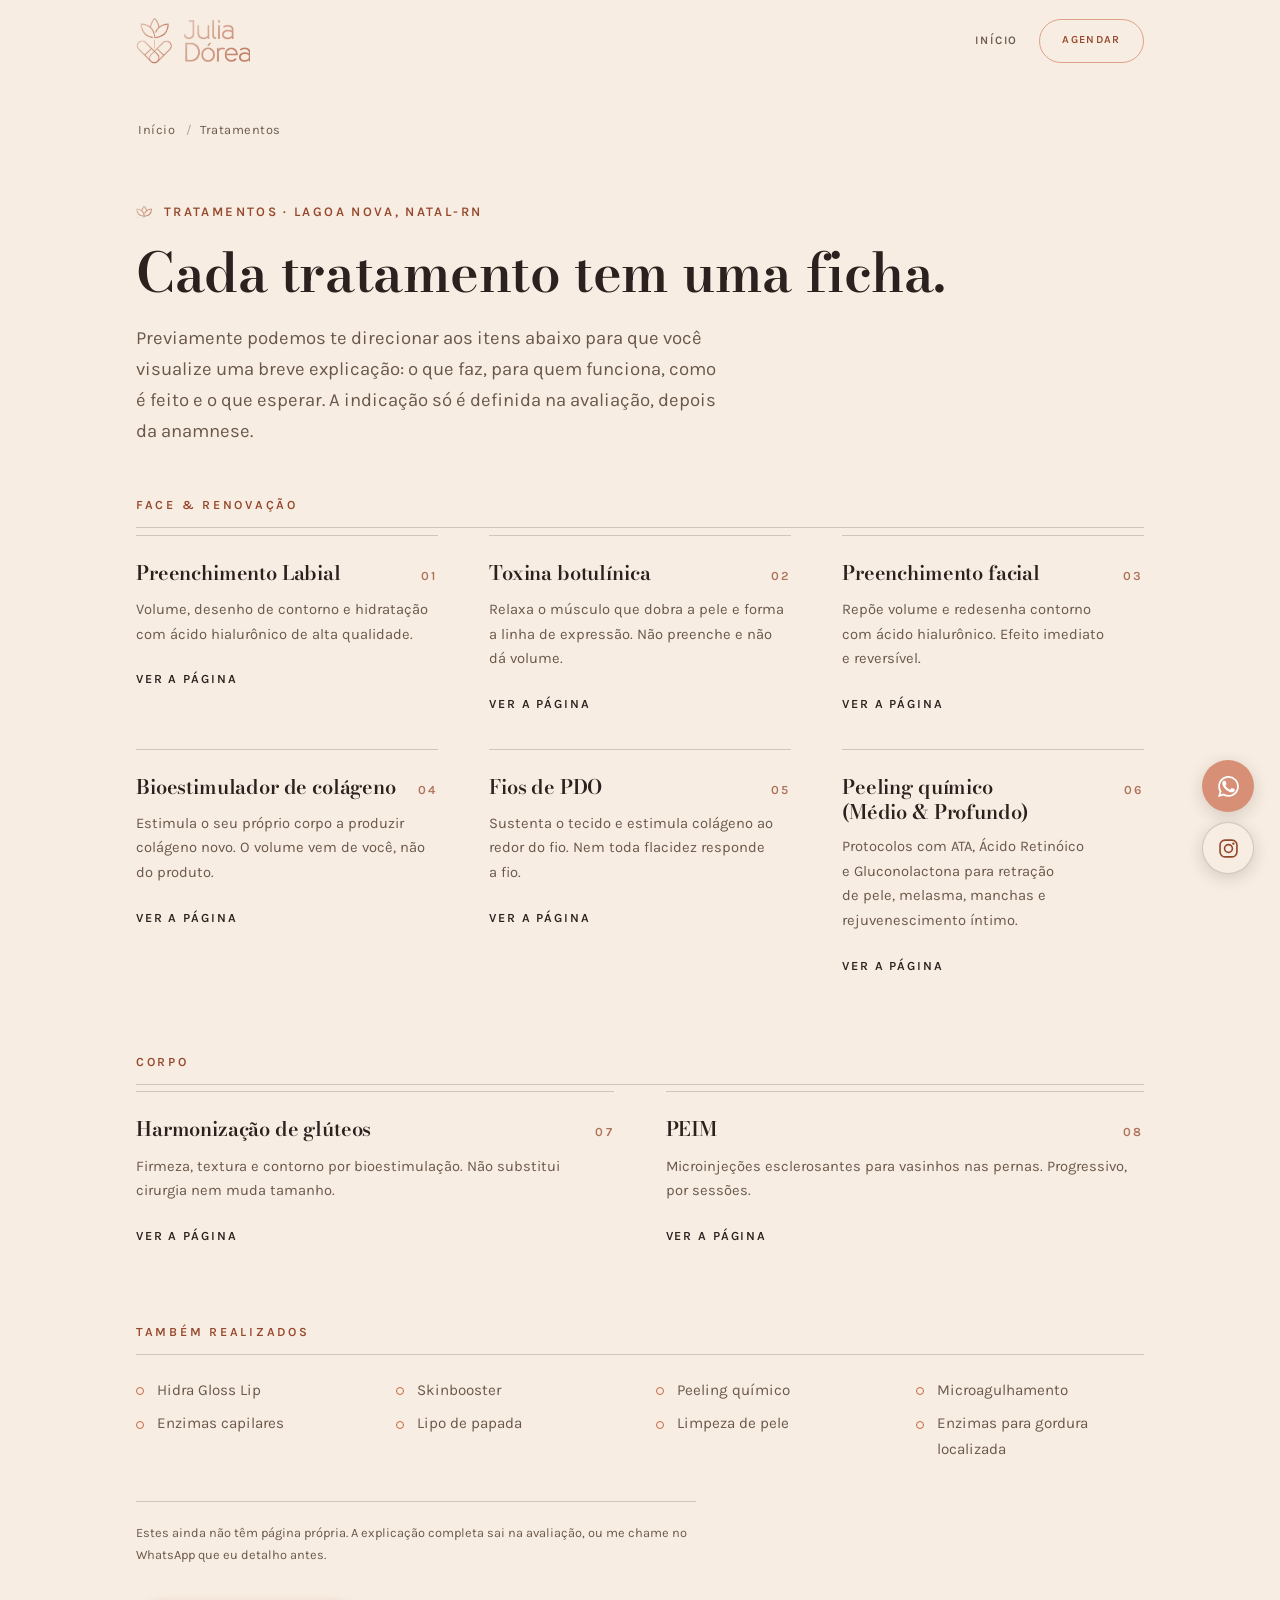
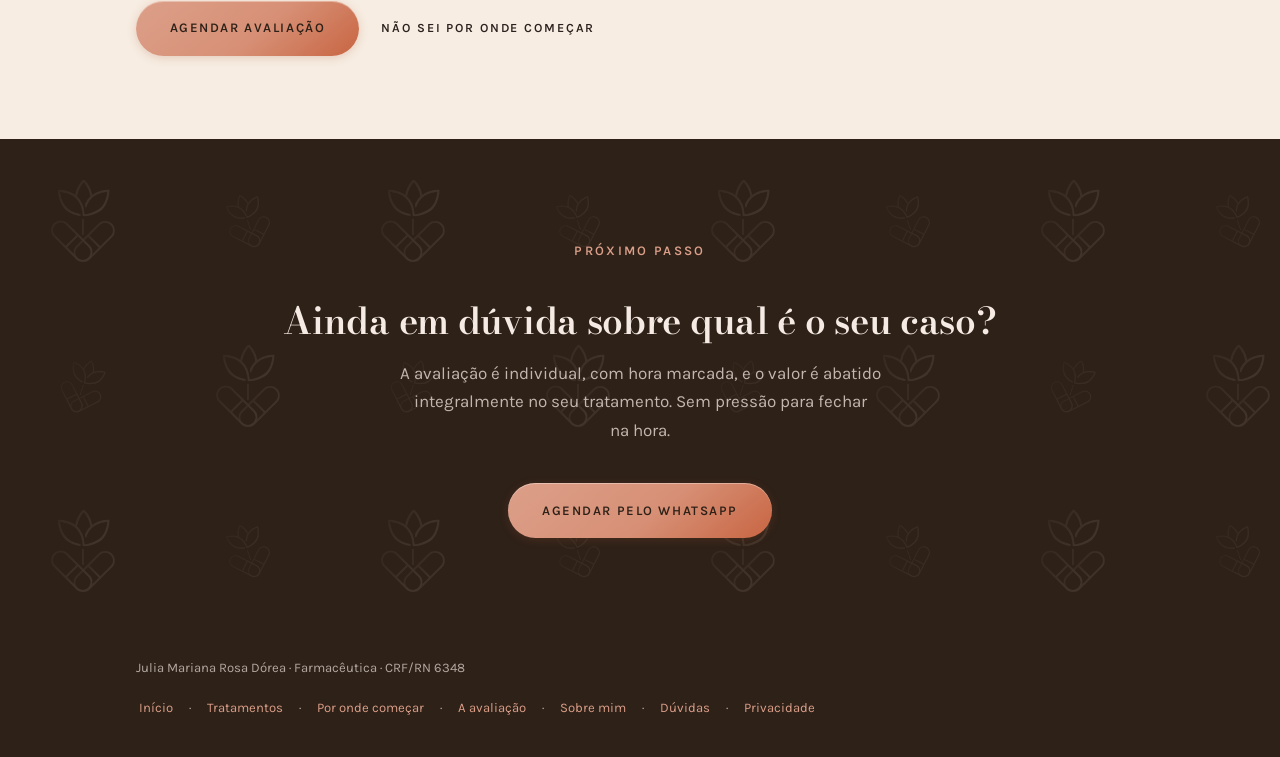
<file: tratamentos/index.html>
<!DOCTYPE html>
<html lang="pt-BR">
<head>
<meta charset="UTF-8">
<meta name="viewport" content="width=device-width, initial-scale=1">
<title>Tratamentos | Julia Dórea, farmacêutica esteta em Natal-RN</title>
<meta name="description" content="Todos os tratamentos realizados em Lagoa Nova, Natal-RN: toxina botulínica, preenchimento, bioestimulador de colágeno, fios de PDO, harmonização de glúteos e PEIM. CRF/RN 6348.">
<link rel="canonical" href="https://SEU-DOMINIO.com.br/tratamentos/">
<link rel="icon" type="image/png" sizes="32x32" href="../img/icone-32.png">
<link rel="apple-touch-icon" sizes="180x180" href="../img/icone-180.png">
<meta name="theme-color" content="#F7EDE2">
<meta property="og:type" content="website">
<meta property="og:locale" content="pt_BR">
<meta property="og:title" content="Tratamentos | Julia Dórea, farmacêutica esteta em Natal-RN">
<meta property="og:description" content="Todos os tratamentos realizados em Lagoa Nova, Natal-RN: toxina botulínica, preenchimento, bioestimulador de colágeno, fios de PDO, harmonização de glúteos e PEIM. CRF/RN 6348.">
<meta property="og:image" content="https://SEU-DOMINIO.com.br/img/og.jpg">
<link rel="preconnect" href="https://fonts.googleapis.com">
<link rel="preconnect" href="https://fonts.gstatic.com" crossorigin>
<link href="https://fonts.googleapis.com/css2?family=Bodoni+Moda:ital,opsz,wght@0,6..96,400..900;1,6..96,400..900&family=Karla:wght@300;400;500;600&display=swap" rel="stylesheet">
<link rel="stylesheet" href="../css/paginas.css">
<script defer data-domain="SEU-DOMINIO.com.br" src="https://plausible.io/js/script.tagged-events.js"></script>
<script>
window.plausible=window.plausible||function(){(window.plausible.q=window.plausible.q||[]).push(arguments)};
(function(){var PIXEL="SEU_PIXEL_ID";if(PIXEL.indexOf("SEU_")===0)return;
!function(f,b,e,v,n,t,s){if(f.fbq)return;n=f.fbq=function(){n.callMethod?n.callMethod.apply(n,arguments):n.queue.push(arguments)};
if(!f._fbq)f._fbq=n;n.push=n;n.loaded=!0;n.version='2.0';n.queue=[];t=b.createElement(e);t.async=!0;t.src=v;
s=b.getElementsByTagName(e)[0];s.parentNode.insertBefore(t,s)}(window,document,'script','https://connect.facebook.net/pt_BR/fbevents.js');
fbq('init',PIXEL);fbq('track','PageView');})();
function registra(e,d){try{window.plausible(e,{props:d||{}})}catch(x){}
try{if(window.fbq)window.fbq('track',e==='Contato WhatsApp'?'Contact':'Lead',d||{})}catch(x){}}
</script>
</head>
<body>

<header>
  <nav class="nav">
    <a href="../index.html" class="marca" aria-label="Julia Dórea, ir para a página inicial">
      <img src="../img/logo-cabecalho.png" width="741" height="300" alt="Julia Dórea, Farmacêutica Esteta">
    </a>
    <a href="../index.html" class="voltar-inicio">Início</a>
    <a href="https://wa.me/5584987642744?text=Oi%2C%20Julia%21%20Estou%20lendo%20a%20p%C3%A1gina%20de%20tratamentos%20e%20quero%20agendar." target="_blank" rel="noopener" class="btn zap" data-msg="Oi, Julia! Estou lendo a página de tratamentos e quero agendar.">Agendar</a>
  </nav>
</header>

<div class="wrap trilha">
  <a href="../index.html">Início</a><span>/</span>Tratamentos
</div>

<section class="topo">
  <div class="wrap">
    <p class="olho">Tratamentos · Lagoa Nova, Natal-RN</p>
    <h1>Cada tratamento tem uma ficha.</h1>
    <p class="lead">Previamente podemos te direcionar aos itens abaixo para que você visualize uma breve explicação: o que faz, para quem funciona, como é feito e o que esperar. A indicação só é definida na avaliação, depois da anamnese.</p>
    <div class="grupo"><span>Face & Renovação</span><div class="cartoes"><a class="cartao" href="preenchimento-labial.html"><div class="topo-cartao"><h3>Preenchimento Labial</h3><span class="num">01</span></div><p>Volume, desenho de contorno e hidratação com ácido hialurônico de alta qualidade.</p><span class="ir">Ver a página</span></a><a class="cartao" href="toxina-botulinica.html"><div class="topo-cartao"><h3>Toxina botulínica</h3><span class="num">02</span></div><p>Relaxa o músculo que dobra a pele e forma a linha de expressão. Não preenche e não dá volume.</p><span class="ir">Ver a página</span></a><a class="cartao" href="preenchimento.html"><div class="topo-cartao"><h3>Preenchimento facial</h3><span class="num">03</span></div><p>Repõe volume e redesenha contorno com ácido hialurônico. Efeito imediato e reversível.</p><span class="ir">Ver a página</span></a><a class="cartao" href="bioestimulador-de-colageno.html"><div class="topo-cartao"><h3>Bioestimulador de colágeno</h3><span class="num">04</span></div><p>Estimula o seu próprio corpo a produzir colágeno novo. O volume vem de você, não do produto.</p><span class="ir">Ver a página</span></a><a class="cartao" href="fios-de-pdo.html"><div class="topo-cartao"><h3>Fios de PDO</h3><span class="num">05</span></div><p>Sustenta o tecido e estimula colágeno ao redor do fio. Nem toda flacidez responde a fio.</p><span class="ir">Ver a página</span></a><a class="cartao" href="peeling-quimico.html"><div class="topo-cartao"><h3>Peeling químico (Médio & Profundo)</h3><span class="num">06</span></div><p>Protocolos com ATA, Ácido Retinóico e Gluconolactona para retração de pele, melasma, manchas e rejuvenescimento íntimo.</p><span class="ir">Ver a página</span></a></div></div><div class="grupo"><span>Corpo</span><div class="cartoes"><a class="cartao" href="harmonizacao-de-gluteos.html"><div class="topo-cartao"><h3>Harmonização de glúteos</h3><span class="num">07</span></div><p>Firmeza, textura e contorno por bioestimulação. Não substitui cirurgia nem muda tamanho.</p><span class="ir">Ver a página</span></a><a class="cartao" href="peim.html"><div class="topo-cartao"><h3>PEIM</h3><span class="num">08</span></div><p>Microinjeções esclerosantes para vasinhos nas pernas. Progressivo, por sessões.</p><span class="ir">Ver a página</span></a></div></div>
    <div class="grupo">
      <span>Também realizados</span>
      <ul class="lista-outros">
        <li>Hidra Gloss Lip</li><li>Skinbooster</li><li>Peeling químico</li>
        <li>Microagulhamento</li><li>Enzimas capilares</li><li>Lipo de papada</li>
        <li>Limpeza de pele</li><li>Enzimas para gordura localizada</li>
      </ul>
      <p class="aviso">Estes ainda não têm página própria. A explicação completa sai na avaliação, ou me chame no WhatsApp que eu detalho antes.</p>
    </div>
    <div class="acoes">
      <a href="https://wa.me/5584987642744?text=Oi%2C%20Julia%21%20Li%20o%20come%C3%A7o%20da%20p%C3%A1gina%20de%20tratamentos%20e%20quero%20agendar%20minha%20avalia%C3%A7%C3%A3o." target="_blank" rel="noopener" class="btn zap" data-msg="Oi, Julia! Li o começo da página de tratamentos e quero agendar minha avaliação.">Agendar avaliação</a>
      <a href="../index.html#comecar" class="filete">Não sei por onde começar</a>
    </div>
  </div>
</section>

<section class="final">
  <div class="wrap">
    <p class="olho">Próximo passo</p>
    <h2>Ainda em dúvida sobre qual é o seu caso?</h2>
    <p>A avaliação é individual, com hora marcada, e o valor é abatido integralmente no seu tratamento. Sem pressão para fechar na hora.</p>
    <a href="https://wa.me/5584987642744?text=Oi%2C%20Julia%21%20Cheguei%20ao%20fim%20da%20p%C3%A1gina%20de%20tratamentos%20e%20quero%20agendar." target="_blank" rel="noopener" class="btn zap" data-msg="Oi, Julia! Cheguei ao fim da página de tratamentos e quero agendar.">Agendar pelo WhatsApp</a>
  </div>
</section>

<footer>
  <div class="wrap pe">
    <p>Julia Mariana Rosa Dórea · Farmacêutica · CRF/RN 6348</p>
    <p><a href="../index.html">Início</a> · <a href="index.html">Tratamentos</a> · <a href="../orientacao.html">Por onde começar</a> · <a href="../avaliacao.html">A avaliação</a> · <a href="../sobre.html">Sobre mim</a> · <a href="../duvidas.html">Dúvidas</a> · <a href="../privacidade.html">Privacidade</a></p>
  </div>
</footer>

<div class="flutuantes">
  <a class="f-zap" href="https://wa.me/5584987642744?text=Oi%2C%20Julia%21%20Vim%20pelo%20bot%C3%A3o%20do%20site%20e%20quero%20agendar." target="_blank" rel="noopener" aria-label="Agendar pelo WhatsApp" title="Agendar pelo WhatsApp">
    <svg viewBox="0 0 24 24" fill="currentColor" aria-hidden="true"><path d="M17.47 14.38c-.3-.15-1.76-.87-2.03-.97-.27-.1-.47-.15-.67.15-.2.3-.77.96-.94 1.16-.17.2-.35.22-.64.07-.3-.15-1.25-.46-2.39-1.47-.88-.79-1.48-1.76-1.65-2.06-.17-.3-.02-.46.13-.61.13-.13.3-.35.45-.52.15-.17.2-.3.3-.5.1-.2.05-.37-.02-.52-.08-.15-.67-1.61-.92-2.21-.24-.58-.49-.5-.67-.51h-.57c-.2 0-.52.07-.79.37-.27.3-1.04 1.02-1.04 2.48s1.06 2.88 1.21 3.08c.15.2 2.09 3.2 5.08 4.48.71.31 1.26.49 1.69.63.71.22 1.36.19 1.87.12.57-.09 1.76-.72 2.01-1.42.25-.7.25-1.29.17-1.42-.07-.13-.27-.2-.57-.35zM12.04 2C6.58 2 2.13 6.45 2.13 11.91c0 1.75.46 3.45 1.32 4.95L2 22l5.25-1.38a9.87 9.87 0 004.79 1.22h.01c5.46 0 9.91-4.45 9.91-9.91 0-2.65-1.03-5.14-2.9-7.01A9.82 9.82 0 0012.04 2zm0 18.13h-.01a8.2 8.2 0 01-4.18-1.15l-.3-.18-3.11.82.83-3.04-.2-.31a8.18 8.18 0 01-1.26-4.36c0-4.54 3.7-8.24 8.24-8.24a8.18 8.18 0 015.82 2.42 8.18 8.18 0 012.41 5.83c0 4.54-3.7 8.21-8.24 8.21z"/></svg>
  </a>
  <a class="f-ig" href="https://instagram.com/drajuliadorea" target="_blank" rel="noopener" aria-label="Ver o Instagram @drajuliadorea" title="Instagram">
    <svg viewBox="0 0 24 24" fill="none" aria-hidden="true"><rect x="3.2" y="3.2" width="17.6" height="17.6" rx="5.2" stroke="currentColor" stroke-width="1.7"/><circle cx="12" cy="12" r="4.1" stroke="currentColor" stroke-width="1.7"/><circle cx="17.1" cy="6.9" r="1.25" fill="currentColor"/></svg>
  </a>
</div>

<div class="barra">
  <div><b>Avaliação com hora marcada</b>Valor abatido no tratamento</div>
  <a href="https://wa.me/5584987642744?text=Oi%2C%20Julia%21%20Estou%20na%20p%C3%A1gina%20de%20tratamentos%20pelo%20celular%20e%20quero%20agendar." target="_blank" rel="noopener" class="btn zap" data-msg="Oi, Julia! Estou na página de tratamentos pelo celular e quero agendar.">Agendar</a>
</div>

<script>
var cab=document.querySelector("header");
window.addEventListener("scroll",function(){cab.classList.toggle("desceu",window.scrollY>20)},{passive:true});
var ds=document.querySelectorAll(".faq details");
ds.forEach(function(d){d.addEventListener("toggle",function(){if(d.open)ds.forEach(function(o){if(o!==d)o.open=false})})});
const WHATSAPP="5584987642744";
/* href já vem pronto no HTML; o JS apenas confirma e registra */
document.querySelectorAll(".zap").forEach(function(el){
  if(el.dataset.msg) el.href="https://wa.me/"+WHATSAPP+"?text="+encodeURIComponent(el.dataset.msg);
  el.addEventListener("click",function(){ if(window.registra) registra("Contato WhatsApp",{origem:document.title.split(" |")[0]}); });
});
</script>

<script type="application/ld+json">{"@context": "https://schema.org", "@type": "BreadcrumbList", "itemListElement": [{"@type": "ListItem", "position": 1, "name": "Início", "item": "https://SEU-DOMINIO.com.br/"}, {"@type": "ListItem", "position": 2, "name": "Tratamentos"}]}</script>
<script type="application/ld+json">{"@context": "https://schema.org", "@type": "ItemList", "itemListElement": [{"@type": "ListItem", "position": 1, "name": "Toxina botulínica", "url": "https://SEU-DOMINIO.com.br/tratamentos/toxina-botulinica.html"}, {"@type": "ListItem", "position": 2, "name": "Preenchimento", "url": "https://SEU-DOMINIO.com.br/tratamentos/preenchimento.html"}, {"@type": "ListItem", "position": 3, "name": "Bioestimulador de colágeno", "url": "https://SEU-DOMINIO.com.br/tratamentos/bioestimulador-de-colageno.html"}, {"@type": "ListItem", "position": 4, "name": "Fios de PDO", "url": "https://SEU-DOMINIO.com.br/tratamentos/fios-de-pdo.html"}, {"@type": "ListItem", "position": 5, "name": "Harmonização de glúteos", "url": "https://SEU-DOMINIO.com.br/tratamentos/harmonizacao-de-gluteos.html"}, {"@type": "ListItem", "position": 6, "name": "PEIM", "url": "https://SEU-DOMINIO.com.br/tratamentos/peim.html"}]}</script>
</body>
</html>
</file>
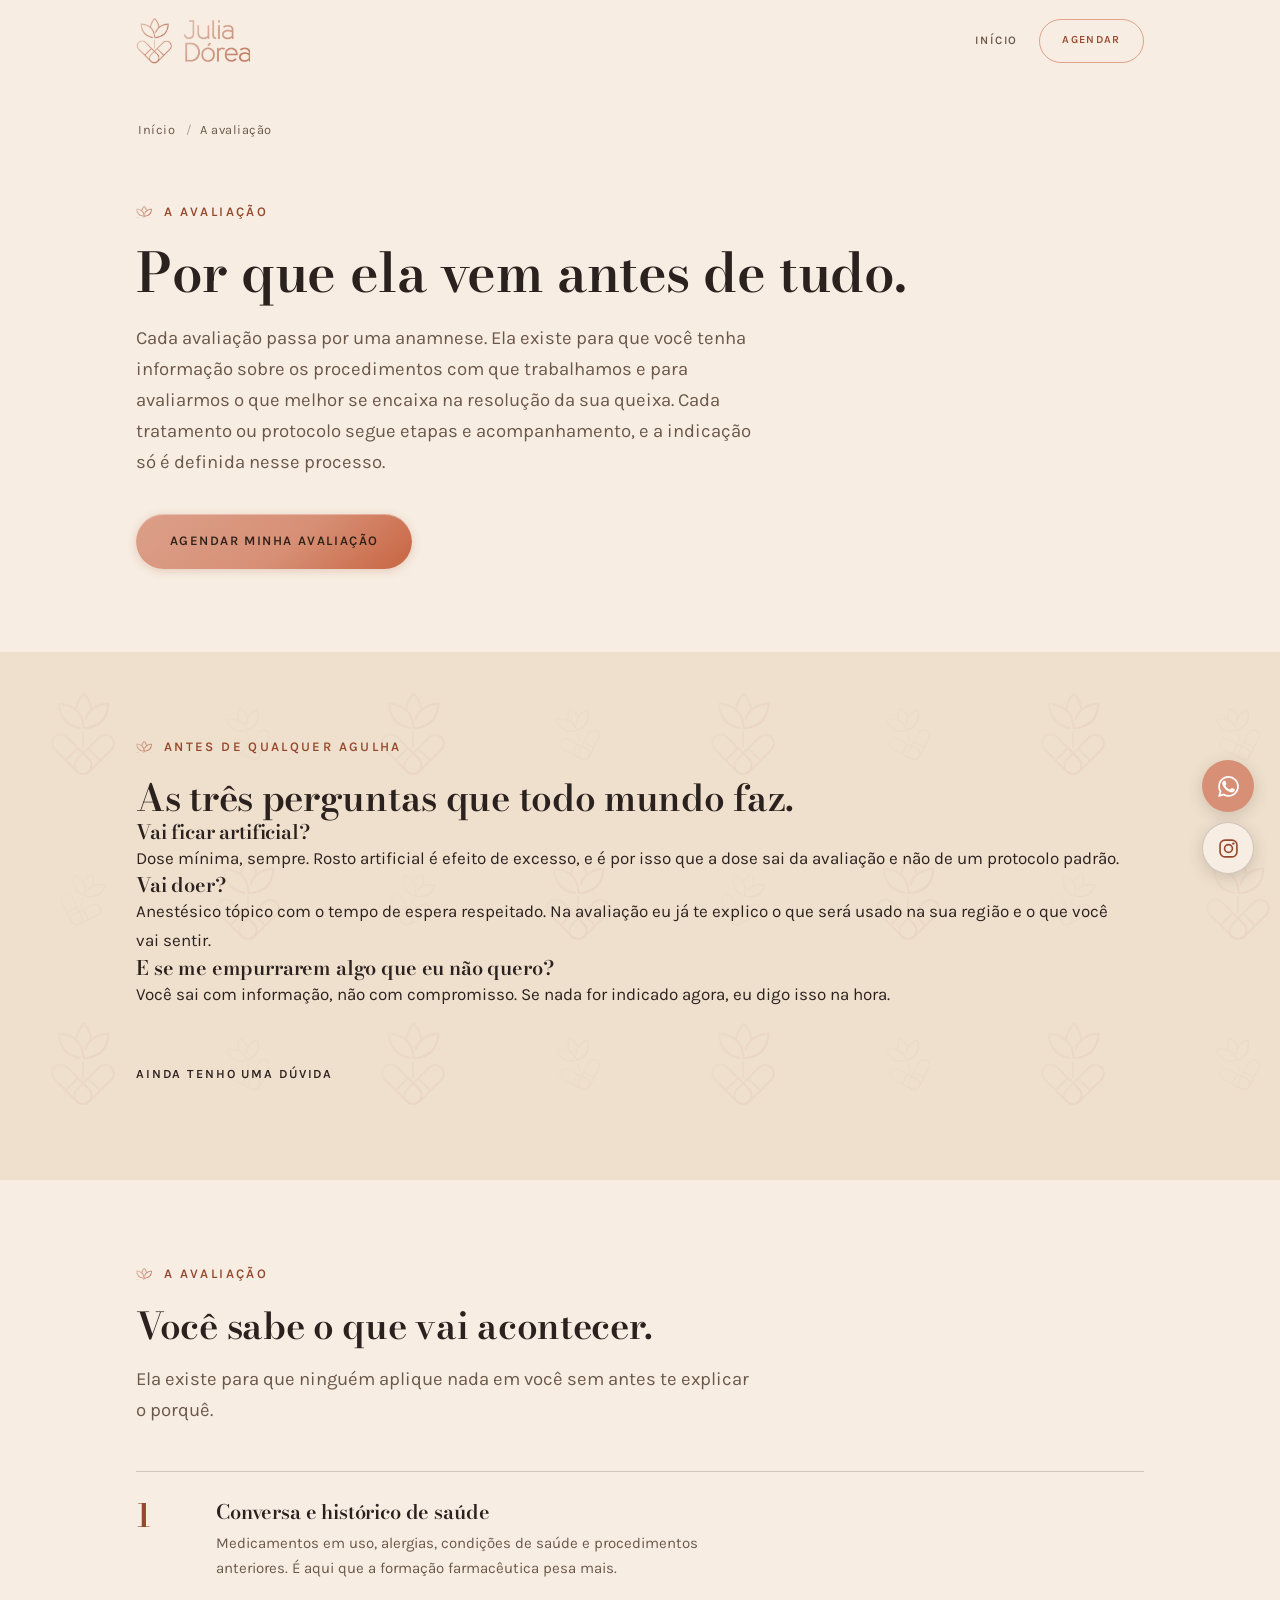
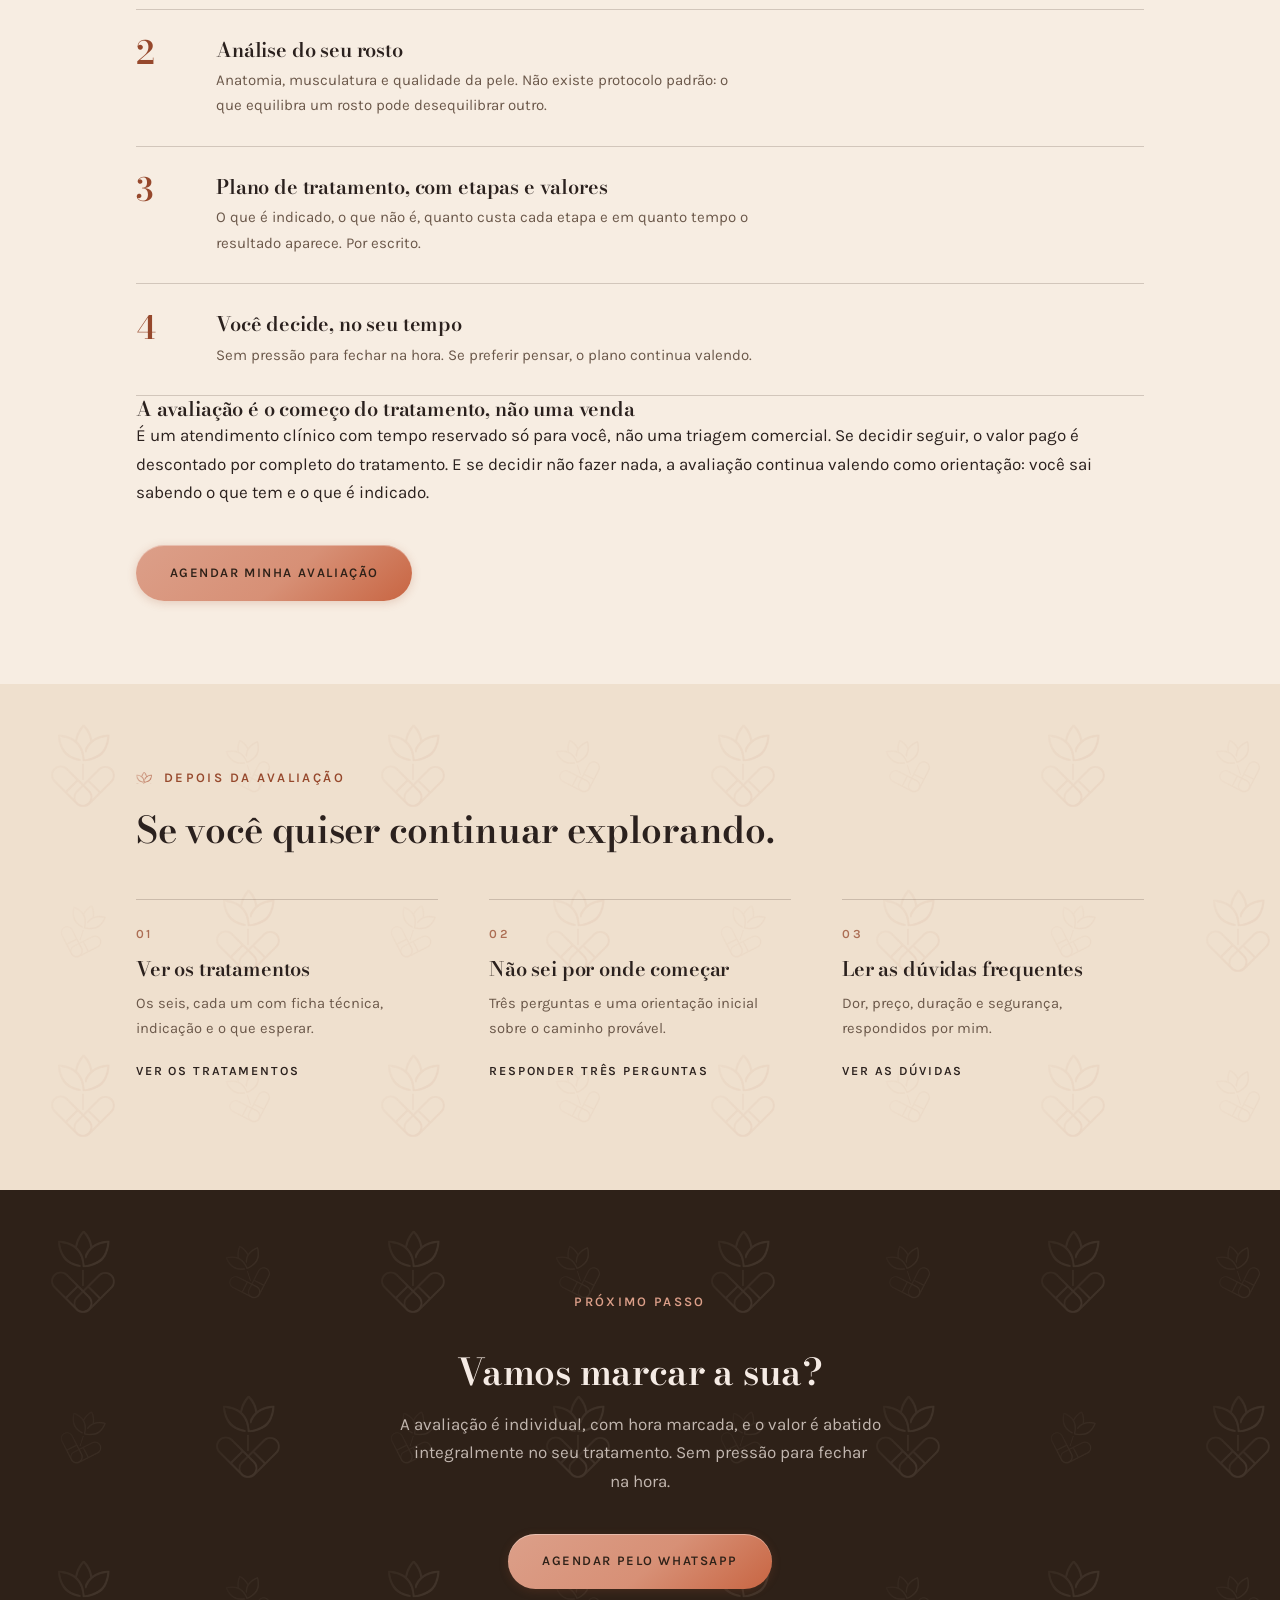
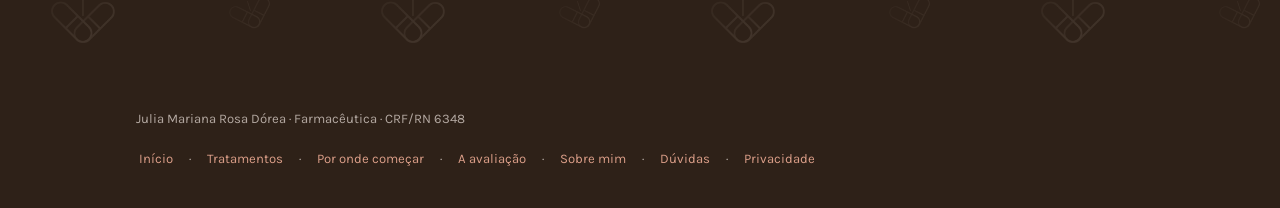
<file: avaliacao.html>
<!DOCTYPE html>
<html lang="pt-BR">
<head>
<meta charset="UTF-8">
<meta name="viewport" content="width=device-width, initial-scale=1">
<title>A avaliação | Julia Dórea, farmacêutica esteta em Natal-RN</title>
<meta name="description" content="Como funciona a avaliação: anamnese completa, análise do rosto e plano de tratamento por etapas. Valor abatido no tratamento. Lagoa Nova, Natal-RN. CRF/RN 6348.">
<link rel="canonical" href="https://SEU-DOMINIO.com.br/avaliacao.html">
<link rel="icon" type="image/png" sizes="32x32" href="img/icone-32.png">
<link rel="apple-touch-icon" sizes="180x180" href="img/icone-180.png">
<meta name="theme-color" content="#F7EDE2">
<meta property="og:type" content="website">
<meta property="og:locale" content="pt_BR">
<meta property="og:title" content="A avaliação | Julia Dórea, farmacêutica esteta em Natal-RN">
<meta property="og:description" content="Como funciona a avaliação: anamnese completa, análise do rosto e plano de tratamento por etapas. Valor abatido no tratamento. Lagoa Nova, Natal-RN. CRF/RN 6348.">
<meta property="og:image" content="https://SEU-DOMINIO.com.br/img/og.jpg">
<link rel="preconnect" href="https://fonts.googleapis.com">
<link rel="preconnect" href="https://fonts.gstatic.com" crossorigin>
<link href="https://fonts.googleapis.com/css2?family=Bodoni+Moda:ital,opsz,wght@0,6..96,400..900;1,6..96,400..900&family=Karla:wght@300;400;500;600&display=swap" rel="stylesheet">
<link rel="stylesheet" href="css/paginas.css">
<style>.olho::before{background-image:url("img/simbolo.png")} .carvao::before{background-image:url("img/padrao.png")} .final::before{background-image:url("img/padrao-claro.png")}
/* ===== LEGIBILIDADE E ALVOS DE TOQUE (override final) ===== */
.pe a{display:inline-block;padding:.75rem .2rem;min-height:44px;line-height:1.6}
.pe{gap:.4rem 1.4rem}
.trilha a{display:inline-block;padding:.7rem .15rem;min-height:44px}
.marca{padding:.3rem 0}
.ig{min-height:44px;align-items:center}
.caminho .ir,.cartao .ir,.filete{font-size:.78rem;letter-spacing:.15em}
.declara cite,.depos cite,.caso-info dt,.ficha dt,.marco b{font-size:.76rem}
.olho{font-size:clamp(.76rem,2.4vw,.82rem);letter-spacing:.18em}
.credenciais span,.dados > div > span,.vizinho span,.grupo > span,.sub-grupo{font-size:.78rem}
.caminho .cn,.cartao .num,.ficha-num{font-size:.78rem}
.par figcaption{font-size:.72rem}
.barra div{font-size:.78rem}
.revisar{font-size:.9rem}

.voltar-inicio{padding:.75rem .3rem;min-height:44px;display:inline-flex;align-items:center}
footer .pe p{display:flex;flex-wrap:wrap;gap:0 .8rem;align-items:center}

/* ===== LINKS NO PADRÃO DO SITE: sem sublinhado por herança ===== */
footer a,.pe a{text-decoration:none;border-bottom:1px solid transparent;transition:border-color .2s,color .2s}
footer a:hover,.pe a:hover{border-bottom-color:currentColor;text-decoration:none}
.ig,.ig:hover{text-decoration:none}
.ig span{border-bottom:1px solid transparent}
.ig:hover span{border-bottom-color:currentColor}
.aviso a,.faq .corpo a{color:var(--metal-4);text-decoration:none;border-bottom:1px solid rgba(200,101,66,.4)}
.aviso a:hover,.faq .corpo a:hover{border-bottom-color:currentColor}
.dados a{text-decoration:none}

.ig{gap:.55rem}
.ig--pe{gap:.5rem;margin-left:1.2rem}
.ig--pe svg{flex:none}
.pe-contato{gap:0 .4rem}

.ig--pe{display:inline-flex!important;align-items:center;gap:.55rem!important}
.ig--pe span{margin-left:0}
.ig svg{margin-right:.1rem}
</style>
<script defer data-domain="SEU-DOMINIO.com.br" src="https://plausible.io/js/script.tagged-events.js"></script>
<script>
window.plausible=window.plausible||function(){(window.plausible.q=window.plausible.q||[]).push(arguments)};
(function(){var PIXEL="SEU_PIXEL_ID";if(PIXEL.indexOf("SEU_")===0)return;
!function(f,b,e,v,n,t,s){if(f.fbq)return;n=f.fbq=function(){n.callMethod?n.callMethod.apply(n,arguments):n.queue.push(arguments)};
if(!f._fbq)f._fbq=n;n.push=n;n.loaded=!0;n.version='2.0';n.queue=[];t=b.createElement(e);t.async=!0;t.src=v;
s=b.getElementsByTagName(e)[0];s.parentNode.insertBefore(t,s)}(window,document,'script','https://connect.facebook.net/pt_BR/fbevents.js');
fbq('init',PIXEL);fbq('track','PageView');})();
function registra(e,d){try{window.plausible(e,{props:d||{}})}catch(x){}
try{if(window.fbq)window.fbq('track',e==='Contato WhatsApp'?'Contact':'Lead',d||{})}catch(x){}}
</script>
</head>
<body>

<header>
  <nav class="nav">
    <a href="index.html" class="marca" aria-label="Julia Dórea, ir para a página inicial">
      <img src="img/logo-cabecalho.png" width="741" height="300" alt="Julia Dórea, Farmacêutica Esteta">
    </a>
    <a href="index.html" class="voltar-inicio">Início</a>
    <a href="https://wa.me/5584987642744?text=Oi%2C%20Julia%21%20Estou%20lendo%20a%20p%C3%A1gina%20sobre%20a%20avalia%C3%A7%C3%A3o%20e%20quero%20agendar." target="_blank" rel="noopener" class="btn zap" data-msg="Oi, Julia! Estou lendo a página sobre a avaliação e quero agendar.">Agendar</a>
  </nav>
</header>

<div class="wrap trilha"><a href="index.html">Início</a><span>/</span>A avaliação</div>

<section class="topo">
  <div class="wrap">
    <p class="olho">A avaliação</p>
    <h1>Por que ela vem antes de tudo.</h1>
    <p class="lead">Cada avaliação passa por uma anamnese. Ela existe para que você tenha informação sobre os procedimentos com que trabalhamos e para avaliarmos o que melhor se encaixa na resolução da sua queixa. Cada tratamento ou protocolo segue etapas e acompanhamento, e a indicação só é definida nesse processo.</p>
    <div class="acoes" style="margin-top:2.2rem">
      <a href="https://wa.me/5584987642744?text=Oi%2C%20Julia%21%20Li%20o%20come%C3%A7o%20da%20p%C3%A1gina%20sobre%20a%20avalia%C3%A7%C3%A3o%20e%20quero%20agendar%20minha%20avalia%C3%A7%C3%A3o." target="_blank" rel="noopener" class="btn zap" data-msg="Oi, Julia! Li o começo da página sobre a avaliação e quero agendar minha avaliação.">Agendar minha avaliação</a>
    </div>
  </div>
</section>

<section class="carvao">
  <div class="wrap rev">
    <p class="olho">Antes de qualquer agulha</p>
    <h2>As três perguntas que todo mundo faz.</h2>
    <div class="tres">
      <div>
        <h3>Vai ficar artificial?</h3>
        <p>Dose mínima, sempre. Rosto artificial é efeito de excesso, e é por isso que a dose sai da avaliação e não de um protocolo padrão.</p>
      </div>
      <div>
        <h3>Vai doer?</h3>
        <p>Anestésico tópico com o tempo de espera respeitado. Na avaliação eu já te explico o que será usado na sua região e o que você vai sentir.</p>
      </div>
      <div>
        <h3>E se me empurrarem algo que eu não quero?</h3>
        <p>Você sai com informação, não com compromisso. Se nada for indicado agora, eu digo isso na hora.</p>
      </div>
    </div>
    <div class="acoes" style="margin-top:2.8rem">
      <a href="https://wa.me/5584987642744?text=Oi%2C%20Julia%21%20Cheguei%20ao%20fim%20da%20p%C3%A1gina%20sobre%20a%20avalia%C3%A7%C3%A3o%20e%20quero%20agendar." target="_blank" rel="noopener" data-msg="Oi, Julia! Cheguei ao fim da página sobre a avaliação e quero agendar." class="filete zap" data-o="duvida">Ainda tenho uma dúvida</a>
    </div>
  </div>
</section>

<section>
  <div class="wrap rev">
    <p class="olho">A avaliação</p>
    <h2>Você sabe o que vai acontecer.</h2>
    <p class="lead" style="margin-top:1.1rem">Ela existe para que ninguém aplique nada em você sem antes te explicar o porquê.</p>
    <div class="etapas">
      <div class="etapa"><b>1</b><div><h3>Conversa e histórico de saúde</h3><p>Medicamentos em uso, alergias, condições de saúde e procedimentos anteriores. É aqui que a formação farmacêutica pesa mais.</p></div></div>
      <div class="etapa"><b>2</b><div><h3>Análise do seu rosto</h3><p>Anatomia, musculatura e qualidade da pele. Não existe protocolo padrão: o que equilibra um rosto pode desequilibrar outro.</p></div></div>
      <div class="etapa"><b>3</b><div><h3>Plano de tratamento, com etapas e valores</h3><p>O que é indicado, o que não é, quanto custa cada etapa e em quanto tempo o resultado aparece. Por escrito.</p></div></div>
      <div class="etapa"><b>4</b><div><h3>Você decide, no seu tempo</h3><p>Sem pressão para fechar na hora. Se preferir pensar, o plano continua valendo.</p></div></div>
    </div>
    <div class="destaque">
      <h3>A avaliação é o começo do tratamento, não uma venda</h3>
      <p>É um atendimento clínico com tempo reservado só para você, não uma triagem comercial. Se decidir seguir, o valor pago é descontado por completo do tratamento. E se decidir não fazer nada, a avaliação continua valendo como orientação: você sai sabendo o que tem e o que é indicado.</p>
    </div>

    <div style="margin-top:2.4rem"><a href="https://wa.me/5584987642744?text=Oi%2C%20Julia%21%20Estou%20na%20p%C3%A1gina%20sobre%20a%20avalia%C3%A7%C3%A3o%20pelo%20celular%20e%20quero%20agendar." target="_blank" rel="noopener" data-msg="Oi, Julia! Estou na página sobre a avaliação pelo celular e quero agendar." class="btn zap" data-o="aval">Agendar minha avaliação</a></div>
  </div>
</section>

<section class="carvao">
  <div class="wrap">
    <p class="olho">Depois da avaliação</p>
    <h2>Se você quiser continuar explorando.</h2>
    <div class="caminhos">
      <a class="caminho" href="tratamentos/index.html"><span class="cn">01</span><h3>Ver os tratamentos</h3><p>Os seis, cada um com ficha técnica, indicação e o que esperar.</p><span class="ir">Ver os tratamentos</span></a>
      <a class="caminho" href="orientacao.html"><span class="cn">02</span><h3>Não sei por onde começar</h3><p>Três perguntas e uma orientação inicial sobre o caminho provável.</p><span class="ir">Responder três perguntas</span></a>
      <a class="caminho" href="duvidas.html"><span class="cn">03</span><h3>Ler as dúvidas frequentes</h3><p>Dor, preço, duração e segurança, respondidos por mim.</p><span class="ir">Ver as dúvidas</span></a>
    </div>
  </div>
</section>

<section class="final">
  <div class="wrap">
    <p class="olho">Próximo passo</p>
    <h2>Vamos marcar a sua?</h2>
    <p>A avaliação é individual, com hora marcada, e o valor é abatido integralmente no seu tratamento. Sem pressão para fechar na hora.</p>
    <a href="https://wa.me/5584987642744?text=Oi%2C%20Julia%21%20Cheguei%20ao%20fim%20da%20p%C3%A1gina%20sobre%20a%20avalia%C3%A7%C3%A3o%20e%20quero%20agendar." target="_blank" rel="noopener" class="btn zap" data-msg="Oi, Julia! Cheguei ao fim da página sobre a avaliação e quero agendar.">Agendar pelo WhatsApp</a>
  </div>
</section>

<footer>
  <div class="wrap pe">
    <p>Julia Mariana Rosa Dórea · Farmacêutica · CRF/RN 6348</p>
    <p><a href="index.html">Início</a> · <a href="tratamentos/index.html">Tratamentos</a> · <a href="orientacao.html">Por onde começar</a> · <a href="avaliacao.html">A avaliação</a> · <a href="sobre.html">Sobre mim</a> · <a href="duvidas.html">Dúvidas</a> · <a href="privacidade.html">Privacidade</a></p>
  </div>
</footer>

<div class="flutuantes">
  <a class="f-zap" href="https://wa.me/5584987642744?text=Oi%2C%20Julia%21%20Vim%20pelo%20bot%C3%A3o%20do%20site%20e%20quero%20agendar." target="_blank" rel="noopener" aria-label="Agendar pelo WhatsApp" title="Agendar pelo WhatsApp">
    <svg viewBox="0 0 24 24" fill="currentColor" aria-hidden="true"><path d="M17.47 14.38c-.3-.15-1.76-.87-2.03-.97-.27-.1-.47-.15-.67.15-.2.3-.77.96-.94 1.16-.17.2-.35.22-.64.07-.3-.15-1.25-.46-2.39-1.47-.88-.79-1.48-1.76-1.65-2.06-.17-.3-.02-.46.13-.61.13-.13.3-.35.45-.52.15-.17.2-.3.3-.5.1-.2.05-.37-.02-.52-.08-.15-.67-1.61-.92-2.21-.24-.58-.49-.5-.67-.51h-.57c-.2 0-.52.07-.79.37-.27.3-1.04 1.02-1.04 2.48s1.06 2.88 1.21 3.08c.15.2 2.09 3.2 5.08 4.48.71.31 1.26.49 1.69.63.71.22 1.36.19 1.87.12.57-.09 1.76-.72 2.01-1.42.25-.7.25-1.29.17-1.42-.07-.13-.27-.2-.57-.35zM12.04 2C6.58 2 2.13 6.45 2.13 11.91c0 1.75.46 3.45 1.32 4.95L2 22l5.25-1.38a9.87 9.87 0 004.79 1.22h.01c5.46 0 9.91-4.45 9.91-9.91 0-2.65-1.03-5.14-2.9-7.01A9.82 9.82 0 0012.04 2zm0 18.13h-.01a8.2 8.2 0 01-4.18-1.15l-.3-.18-3.11.82.83-3.04-.2-.31a8.18 8.18 0 01-1.26-4.36c0-4.54 3.7-8.24 8.24-8.24a8.18 8.18 0 015.82 2.42 8.18 8.18 0 012.41 5.83c0 4.54-3.7 8.21-8.24 8.21z"/></svg>
  </a>
  <a class="f-ig" href="https://instagram.com/drajuliadorea" target="_blank" rel="noopener" aria-label="Ver o Instagram @drajuliadorea" title="Instagram">
    <svg viewBox="0 0 24 24" fill="none" aria-hidden="true"><rect x="3.2" y="3.2" width="17.6" height="17.6" rx="5.2" stroke="currentColor" stroke-width="1.7"/><circle cx="12" cy="12" r="4.1" stroke="currentColor" stroke-width="1.7"/><circle cx="17.1" cy="6.9" r="1.25" fill="currentColor"/></svg>
  </a>
</div>

<div class="barra">
  <div><b>Avaliação com hora marcada</b>Valor abatido no tratamento</div>
  <a href="https://wa.me/5584987642744?text=Oi%2C%20Julia%21%20Cheguei%20ao%20fim%20da%20p%C3%A1gina%20sobre%20a%20avalia%C3%A7%C3%A3o%20e%20quero%20agendar." target="_blank" rel="noopener" class="btn zap" data-msg="Oi, Julia! Cheguei ao fim da página sobre a avaliação e quero agendar.">Agendar</a>
</div>

<script>
var cab=document.querySelector("header");
window.addEventListener("scroll",function(){cab.classList.toggle("desceu",window.scrollY>20)},{passive:true});
var ds=document.querySelectorAll(".faq details");
ds.forEach(function(d){d.addEventListener("toggle",function(){if(d.open)ds.forEach(function(o){if(o!==d)o.open=false})})});
const WHATSAPP="5584987642744";
/* href já vem pronto no HTML; o JS apenas confirma e registra */
document.querySelectorAll(".zap").forEach(function(el){
  if(el.dataset.msg) el.href="https://wa.me/"+WHATSAPP+"?text="+encodeURIComponent(el.dataset.msg);
  el.addEventListener("click",function(){ if(window.registra) registra("Contato WhatsApp",{origem:document.title.split(" |")[0]}); });
});
</script>
<script type="application/ld+json">{"@context": "https://schema.org", "@type": "BreadcrumbList", "itemListElement": [{"@type": "ListItem", "position": 1, "name": "Início", "item": "https://SEU-DOMINIO.com.br/"}, {"@type": "ListItem", "position": 2, "name": "A avaliação", "item": "https://SEU-DOMINIO.com.br/avaliacao.html"}]}</script>
</body>
</html>
</file>
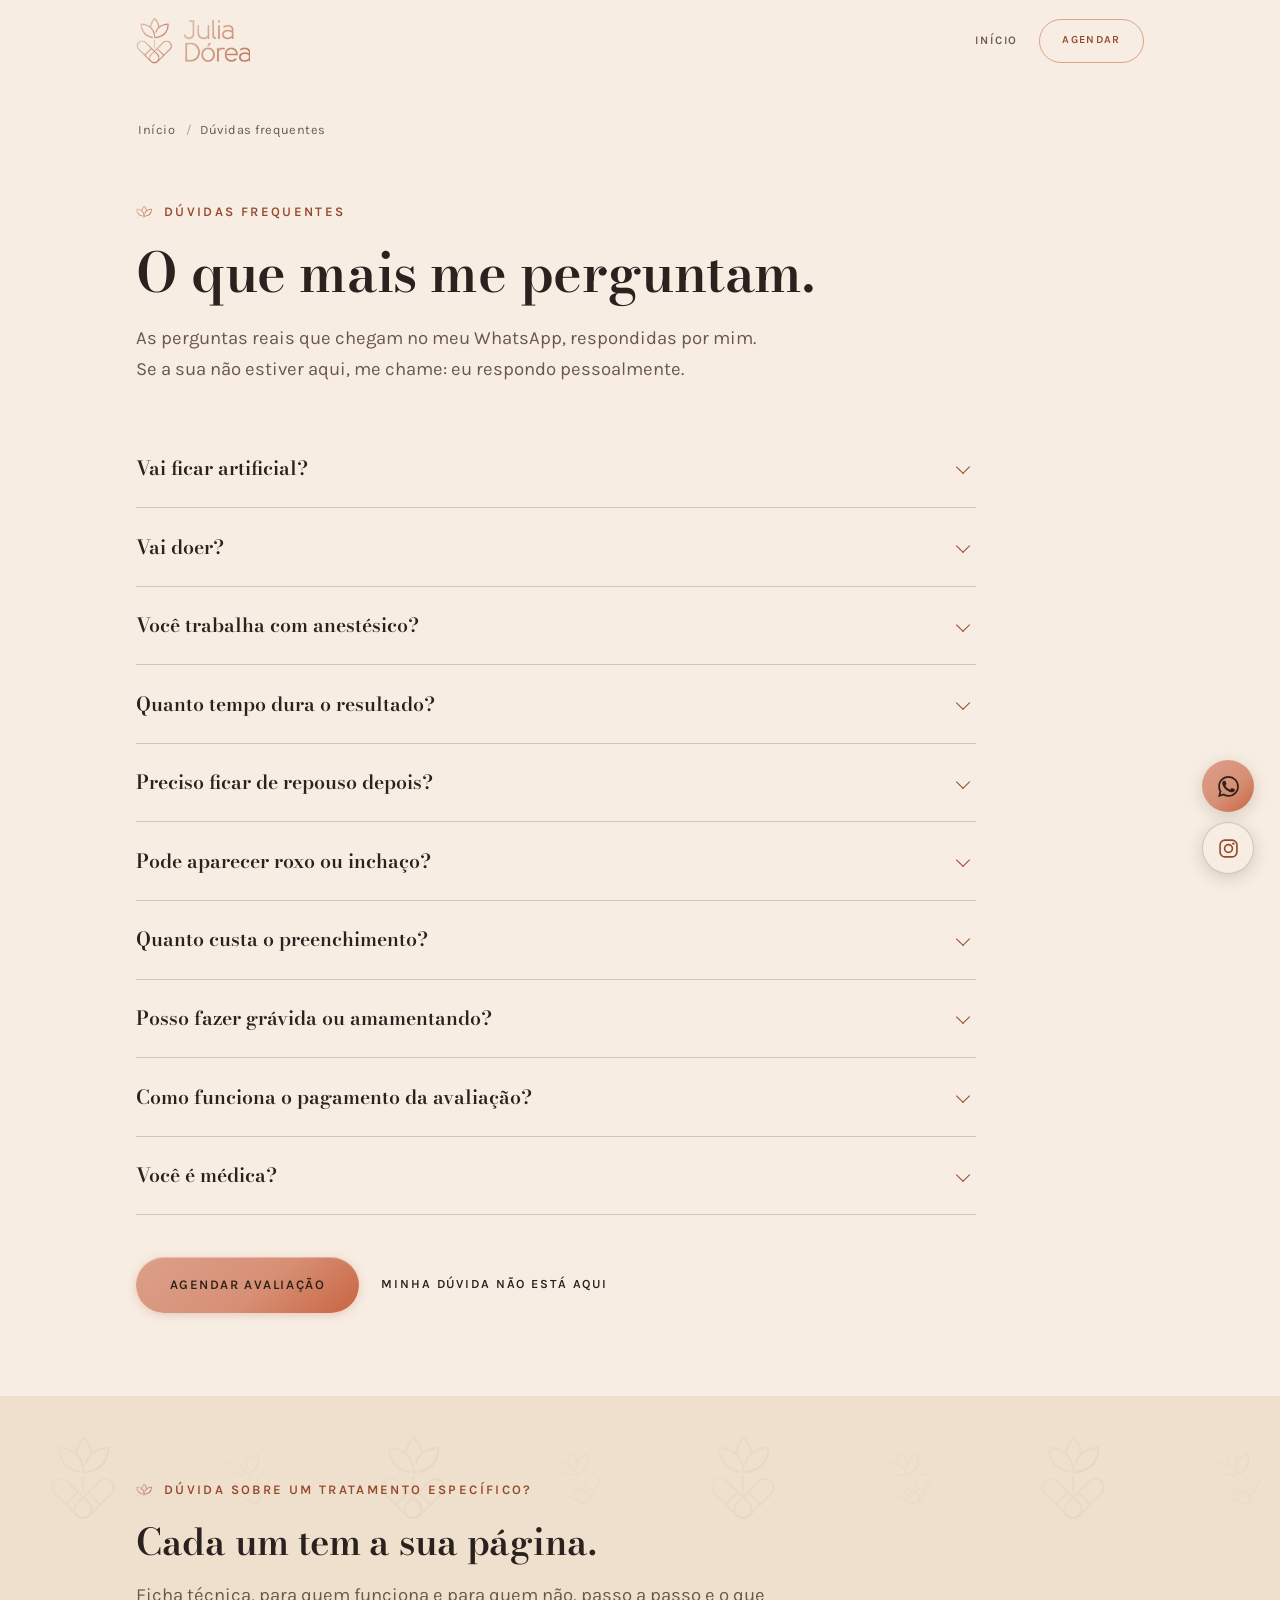
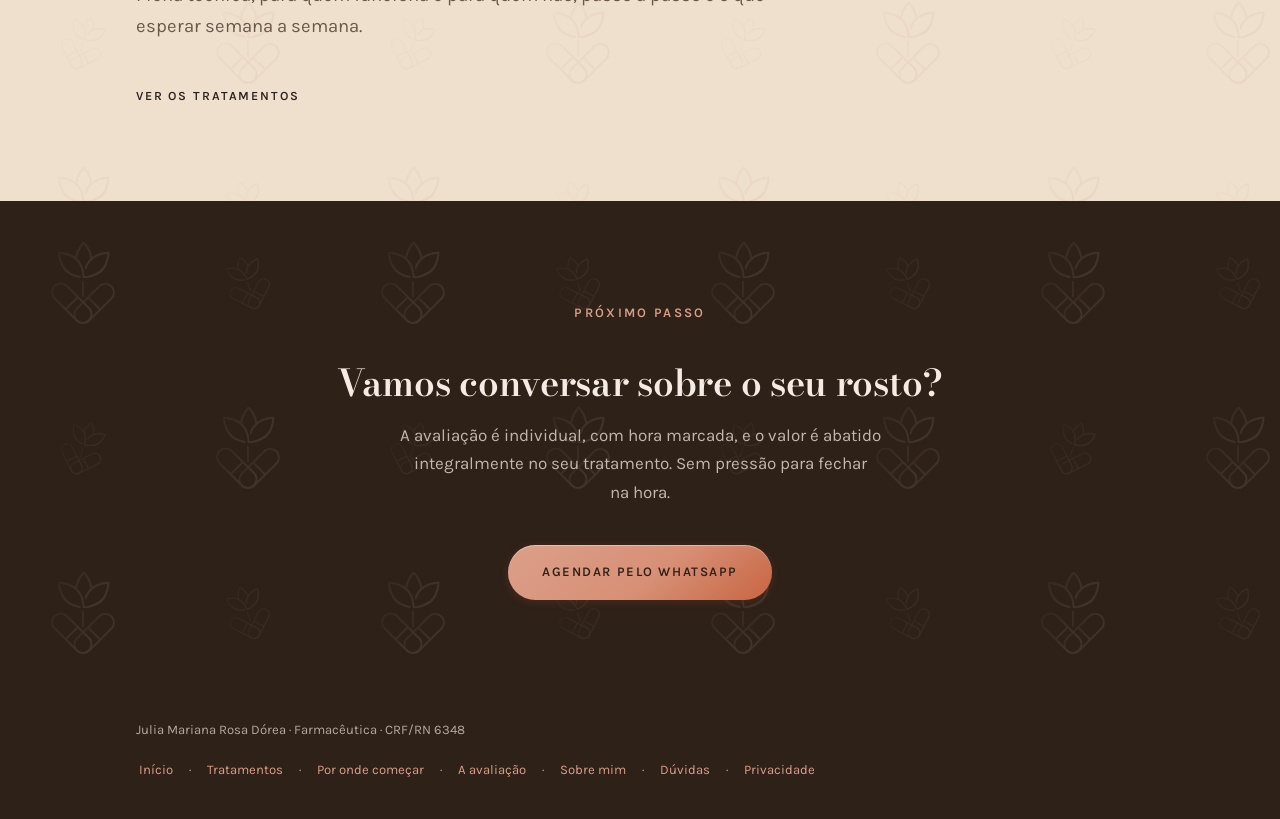
<file: duvidas.html>
<!DOCTYPE html>
<html lang="pt-BR">
<head>
<meta charset="UTF-8">
<meta name="viewport" content="width=device-width, initial-scale=1">
<title>Dúvidas frequentes | Julia Dórea, farmacêutica esteta em Natal-RN</title>
<meta name="description" content="Dor, preço, duração, segurança e gestação: as perguntas que mais chegam sobre toxina botulínica, preenchimento e bioestimulador. Lagoa Nova, Natal-RN.">
<link rel="canonical" href="https://SEU-DOMINIO.com.br/duvidas.html">
<link rel="icon" type="image/png" sizes="32x32" href="img/icone-32.png">
<link rel="apple-touch-icon" sizes="180x180" href="img/icone-180.png">
<meta name="theme-color" content="#F7EDE2">
<meta property="og:type" content="website">
<meta property="og:locale" content="pt_BR">
<meta property="og:title" content="Dúvidas frequentes | Julia Dórea, farmacêutica esteta em Natal-RN">
<meta property="og:description" content="Dor, preço, duração, segurança e gestação: as perguntas que mais chegam sobre toxina botulínica, preenchimento e bioestimulador. Lagoa Nova, Natal-RN.">
<meta property="og:image" content="https://SEU-DOMINIO.com.br/img/og.jpg">
<link rel="preconnect" href="https://fonts.googleapis.com">
<link rel="preconnect" href="https://fonts.gstatic.com" crossorigin>
<link href="https://fonts.googleapis.com/css2?family=Bodoni+Moda:ital,opsz,wght@0,6..96,400..900;1,6..96,400..900&family=Karla:wght@300;400;500;600&display=swap" rel="stylesheet">
<link rel="stylesheet" href="css/paginas.css">
<style>.olho::before{background-image:url("img/simbolo.png")} .carvao::before{background-image:url("img/padrao.png")} .final::before{background-image:url("img/padrao-claro.png")}
/* ===== BOTÕES NA COR DA LOGO ===== */
.btn{
  background:linear-gradient(140deg, var(--metal-2) 0%, var(--metal-3) 55%, var(--metal-4) 100%);
  color:var(--escuro);
  box-shadow:0 2px 10px rgba(166,80,48,.22), inset 0 1px 0 rgba(255,255,255,.35);
}
.btn:hover{
  background:linear-gradient(140deg, var(--metal-1) 0%, var(--metal-2) 55%, var(--metal-3) 100%);
  color:var(--escuro);
  box-shadow:0 9px 24px rgba(166,80,48,.3), inset 0 1px 0 rgba(255,255,255,.45);
}
.nav .btn{background:transparent;box-shadow:none;border:1px solid rgba(200,101,66,.55);color:var(--metal-5)}
.nav .btn:hover{background:linear-gradient(140deg,var(--metal-2),var(--metal-4));color:var(--escuro);border-color:transparent}
.final .btn,.barra .btn,.f-zap{
  background:linear-gradient(140deg, var(--metal-2) 0%, var(--metal-3) 55%, var(--metal-4) 100%);
  color:var(--escuro);
}
.final .btn:hover,.f-zap:hover{background:linear-gradient(140deg,var(--metal-1),var(--metal-3));color:var(--escuro)}
.f-ig{color:var(--metal-5)}
.f-ig:hover{background:linear-gradient(140deg,var(--metal-2),var(--metal-4));color:var(--escuro);border-color:transparent}
h1 em,.hero h1 em{color:var(--metal-4)}
.declara blockquote em{color:var(--metal-2)}
.final .olho{color:var(--metal-2)}
.pe a,.ig--pe{color:var(--metal-2)}

/* ===== LEGIBILIDADE E ALVOS DE TOQUE (override final) ===== */
.pe a{display:inline-block;padding:.75rem .2rem;min-height:44px;line-height:1.6}
.pe{gap:.4rem 1.4rem}
.trilha a{display:inline-block;padding:.7rem .15rem;min-height:44px}
.marca{padding:.3rem 0}
.ig{min-height:44px;align-items:center}
.caminho .ir,.cartao .ir,.filete{font-size:.78rem;letter-spacing:.15em}
.declara cite,.depos cite,.caso-info dt,.ficha dt,.marco b{font-size:.76rem}
.olho{font-size:clamp(.76rem,2.4vw,.82rem);letter-spacing:.18em}
.credenciais span,.dados > div > span,.vizinho span,.grupo > span,.sub-grupo{font-size:.78rem}
.caminho .cn,.cartao .num,.ficha-num{font-size:.78rem}
.par figcaption{font-size:.72rem}
.barra div{font-size:.78rem}
.revisar{font-size:.9rem}

.voltar-inicio{padding:.75rem .3rem;min-height:44px;display:inline-flex;align-items:center}
footer .pe p{display:flex;flex-wrap:wrap;gap:0 .8rem;align-items:center}

/* ===== LINKS NO PADRÃO DO SITE: sem sublinhado por herança ===== */
footer a,.pe a{text-decoration:none;border-bottom:1px solid transparent;transition:border-color .2s,color .2s}
footer a:hover,.pe a:hover{border-bottom-color:currentColor;text-decoration:none}
.ig,.ig:hover{text-decoration:none}
.ig span{border-bottom:1px solid transparent}
.ig:hover span{border-bottom-color:currentColor}
.aviso a,.faq .corpo a{color:var(--metal-4);text-decoration:none;border-bottom:1px solid rgba(200,101,66,.4)}
.aviso a:hover,.faq .corpo a:hover{border-bottom-color:currentColor}
.dados a{text-decoration:none}

.ig{gap:.55rem}
.ig--pe{gap:.5rem;margin-left:1.2rem}
.ig--pe svg{flex:none}
.pe-contato{gap:0 .4rem}

.ig--pe{display:inline-flex!important;align-items:center;gap:.55rem!important}
.ig--pe span{margin-left:0}
.ig svg{margin-right:.1rem}
</style>
<script defer data-domain="SEU-DOMINIO.com.br" src="https://plausible.io/js/script.tagged-events.js"></script>
<script>
window.plausible=window.plausible||function(){(window.plausible.q=window.plausible.q||[]).push(arguments)};
(function(){var PIXEL="SEU_PIXEL_ID";if(PIXEL.indexOf("SEU_")===0)return;
!function(f,b,e,v,n,t,s){if(f.fbq)return;n=f.fbq=function(){n.callMethod?n.callMethod.apply(n,arguments):n.queue.push(arguments)};
if(!f._fbq)f._fbq=n;n.push=n;n.loaded=!0;n.version='2.0';n.queue=[];t=b.createElement(e);t.async=!0;t.src=v;
s=b.getElementsByTagName(e)[0];s.parentNode.insertBefore(t,s)}(window,document,'script','https://connect.facebook.net/pt_BR/fbevents.js');
fbq('init',PIXEL);fbq('track','PageView');})();
function registra(e,d){try{window.plausible(e,{props:d||{}})}catch(x){}
try{if(window.fbq)window.fbq('track',e==='Contato WhatsApp'?'Contact':'Lead',d||{})}catch(x){}}
</script>
</head>
<body>

<header>
  <nav class="nav">
    <a href="index.html" class="marca" aria-label="Julia Dórea, ir para a página inicial">
      <img src="img/logo-cabecalho.png" width="741" height="300" alt="Julia Dórea, Farmacêutica Esteta">
    </a>
    <a href="index.html" class="voltar-inicio">Início</a>
    <a href="https://wa.me/5584987642744?text=Oi%2C%20Julia%21%20Estou%20lendo%20a%20p%C3%A1gina%20de%20d%C3%BAvidas%20e%20quero%20agendar." target="_blank" rel="noopener" class="btn zap" data-msg="Oi, Julia! Estou lendo a página de dúvidas e quero agendar.">Agendar</a>
  </nav>
</header>

<div class="wrap trilha"><a href="index.html">Início</a><span>/</span>Dúvidas frequentes</div>

<section class="topo">
  <div class="wrap">
    <p class="olho">Dúvidas frequentes</p>
    <h1>O que mais me perguntam.</h1>
    <p class="lead">As perguntas reais que chegam no meu WhatsApp, respondidas por mim. Se a sua não estiver aqui, me chame: eu respondo pessoalmente.</p>
    <div class="faq"><details><summary>Vai ficar artificial?</summary><div class="corpo">Não, pois minha linha de trabalho transita pelo natural, preservando a sua anatomia e respeitando os limites dela. Resultado artificial não é efeito do produto, mas sim do excesso.</div></details><details><summary>Vai doer?</summary><div class="corpo">Muito menos do que imagina. Utilizamos técnicas anestésicas em nossos procedimentos, trazendo mais conforto ao atendimento. Boa parte da dor que se ouve por aí vem de processos anestésicos sem técnica adequada e sem respeitar o tempo de ação.</div></details><details><summary>Você trabalha com anestésico?</summary><div class="corpo">Sim, em todos os procedimentos injetáveis. Anestésico tópico como padrão, com o tempo de espera adequado antes de começar. Se você tem histórico de reação a algum anestésico, isso entra na anamnese e o protocolo é ajustado.</div></details><details><summary>Quanto tempo dura o resultado?</summary><div class="corpo">Varia conforme o tratamento: toxina botulínica de 4 a 6 meses, preenchimento de 8 a 18 meses, bioestimulador até 24 meses após o protocolo completo. Metabolismo, sono, exposição solar e tabagismo influenciam a duração.</div></details><details><summary>Preciso ficar de repouso depois?</summary><div class="corpo">Na maioria dos casos você volta à rotina no mesmo dia. Existem orientações específicas nas primeiras 24 a 48 horas, que você recebe por escrito ao final do atendimento.</div></details><details><summary>Pode aparecer roxo ou inchaço?</summary><div class="corpo">Pode, principalmente em preenchimento e nas regiões com mais vasos, como lábios e olheiras. Costuma regredir entre 3 e 10 dias. Se você tem evento marcado, me avise no agendamento para programarmos com folga.</div></details>
      <details><summary>Quanto custa o preenchimento?</summary><div class="corpo">Depende da região, da quantidade de produto e do que você quer alcançar. Preencher olheira e preencher mandíbula têm custos bem diferentes. Por isso o valor sai na avaliação, junto com o plano completo e por escrito. Me chame no WhatsApp que eu passo a faixa de investimento da região que te interessa.</div></details>
      <details><summary>Posso fazer grávida ou amamentando?</summary><div class="corpo">Procedimentos injetáveis estéticos não são realizados durante gestação e amamentação, por ausência de estudos de segurança nesse público. Mesmo assim, converse comigo: dá para trabalhar cuidados de pele seguros nesse período e programar o resto para depois.</div></details>
      <details><summary>Como funciona o pagamento da avaliação?</summary><div class="corpo">A avaliação é cobrada e o valor é abatido integralmente no seu tratamento. O pagamento é por Pix no momento do agendamento, o que garante o seu horário reservado. Remarcando com antecedência, o valor é mantido para a nova data.</div></details>
      <details><summary>Você é médica?</summary><div class="corpo">Sou farmacêutica, registrada no CRF/RN sob o número 6348, com especialização em Farmácia Clínica em Endocrinologia e Metabologia e em Estética Avançada e Dermatológica. Toda a minha atuação segue o que é regulamentado para a minha categoria profissional.</div></details>
    </div>
    <div class="acoes" style="margin-top:2.6rem">
      <a href="https://wa.me/5584987642744?text=Oi%2C%20Julia%21%20Li%20o%20come%C3%A7o%20da%20p%C3%A1gina%20de%20d%C3%BAvidas%20e%20quero%20agendar%20minha%20avalia%C3%A7%C3%A3o." target="_blank" rel="noopener" class="btn zap" data-msg="Oi, Julia! Li o começo da página de dúvidas e quero agendar minha avaliação.">Agendar avaliação</a>
      <a href="https://wa.me/5584987642744?text=Oi%2C%20Julia%21%20Cheguei%20ao%20fim%20da%20p%C3%A1gina%20de%20d%C3%BAvidas%20e%20quero%20agendar." target="_blank" rel="noopener" class="filete zap" data-msg="Oi, Julia! Cheguei ao fim da página de dúvidas e quero agendar.">Minha dúvida não está aqui</a>
    </div>
  </div>
</section>

<section class="carvao">
  <div class="wrap">
    <p class="olho">Dúvida sobre um tratamento específico?</p>
    <h2>Cada um tem a sua página.</h2>
    <p class="lead" style="margin-top:1.1rem">Ficha técnica, para quem funciona e para quem não, passo a passo e o que esperar semana a semana.</p>
    <div style="margin-top:2rem"><a href="tratamentos/index.html" class="filete">Ver os tratamentos</a></div>
  </div>
</section>

<section class="final">
  <div class="wrap">
    <p class="olho">Próximo passo</p>
    <h2>Vamos conversar sobre o seu rosto?</h2>
    <p>A avaliação é individual, com hora marcada, e o valor é abatido integralmente no seu tratamento. Sem pressão para fechar na hora.</p>
    <a href="https://wa.me/5584987642744?text=Oi%2C%20Julia%21%20Estou%20na%20p%C3%A1gina%20de%20d%C3%BAvidas%20pelo%20celular%20e%20quero%20agendar." target="_blank" rel="noopener" class="btn zap" data-msg="Oi, Julia! Estou na página de dúvidas pelo celular e quero agendar.">Agendar pelo WhatsApp</a>
  </div>
</section>

<footer>
  <div class="wrap pe">
    <p>Julia Mariana Rosa Dórea · Farmacêutica · CRF/RN 6348</p>
    <p><a href="index.html">Início</a> · <a href="tratamentos/index.html">Tratamentos</a> · <a href="orientacao.html">Por onde começar</a> · <a href="avaliacao.html">A avaliação</a> · <a href="sobre.html">Sobre mim</a> · <a href="duvidas.html">Dúvidas</a> · <a href="privacidade.html">Privacidade</a></p>
  </div>
</footer>

<div class="flutuantes">
  <a class="f-zap" href="https://wa.me/5584987642744?text=Oi%2C%20Julia%21%20Vim%20pelo%20bot%C3%A3o%20do%20site%20e%20quero%20agendar." target="_blank" rel="noopener" aria-label="Agendar pelo WhatsApp" title="Agendar pelo WhatsApp">
    <svg viewBox="0 0 24 24" fill="currentColor" aria-hidden="true"><path d="M17.47 14.38c-.3-.15-1.76-.87-2.03-.97-.27-.1-.47-.15-.67.15-.2.3-.77.96-.94 1.16-.17.2-.35.22-.64.07-.3-.15-1.25-.46-2.39-1.47-.88-.79-1.48-1.76-1.65-2.06-.17-.3-.02-.46.13-.61.13-.13.3-.35.45-.52.15-.17.2-.3.3-.5.1-.2.05-.37-.02-.52-.08-.15-.67-1.61-.92-2.21-.24-.58-.49-.5-.67-.51h-.57c-.2 0-.52.07-.79.37-.27.3-1.04 1.02-1.04 2.48s1.06 2.88 1.21 3.08c.15.2 2.09 3.2 5.08 4.48.71.31 1.26.49 1.69.63.71.22 1.36.19 1.87.12.57-.09 1.76-.72 2.01-1.42.25-.7.25-1.29.17-1.42-.07-.13-.27-.2-.57-.35zM12.04 2C6.58 2 2.13 6.45 2.13 11.91c0 1.75.46 3.45 1.32 4.95L2 22l5.25-1.38a9.87 9.87 0 004.79 1.22h.01c5.46 0 9.91-4.45 9.91-9.91 0-2.65-1.03-5.14-2.9-7.01A9.82 9.82 0 0012.04 2zm0 18.13h-.01a8.2 8.2 0 01-4.18-1.15l-.3-.18-3.11.82.83-3.04-.2-.31a8.18 8.18 0 01-1.26-4.36c0-4.54 3.7-8.24 8.24-8.24a8.18 8.18 0 015.82 2.42 8.18 8.18 0 012.41 5.83c0 4.54-3.7 8.21-8.24 8.21z"/></svg>
  </a>
  <a class="f-ig" href="https://instagram.com/drajuliadorea" target="_blank" rel="noopener" aria-label="Ver o Instagram @drajuliadorea" title="Instagram">
    <svg viewBox="0 0 24 24" fill="none" aria-hidden="true"><rect x="3.2" y="3.2" width="17.6" height="17.6" rx="5.2" stroke="currentColor" stroke-width="1.7"/><circle cx="12" cy="12" r="4.1" stroke="currentColor" stroke-width="1.7"/><circle cx="17.1" cy="6.9" r="1.25" fill="currentColor"/></svg>
  </a>
</div>

<div class="barra">
  <div><b>Avaliação com hora marcada</b>Valor abatido no tratamento</div>
  <a href="https://wa.me/5584987642744?text=Oi%2C%20Julia%21%20Cheguei%20ao%20fim%20da%20p%C3%A1gina%20de%20d%C3%BAvidas%20e%20quero%20agendar." target="_blank" rel="noopener" class="btn zap" data-msg="Oi, Julia! Cheguei ao fim da página de dúvidas e quero agendar.">Agendar</a>
</div>

<script>
var cab=document.querySelector("header");
window.addEventListener("scroll",function(){cab.classList.toggle("desceu",window.scrollY>20)},{passive:true});
var ds=document.querySelectorAll(".faq details");
ds.forEach(function(d){d.addEventListener("toggle",function(){if(d.open)ds.forEach(function(o){if(o!==d)o.open=false})})});
const WHATSAPP="5584987642744";
/* href já vem pronto no HTML; o JS apenas confirma e registra */
document.querySelectorAll(".zap").forEach(function(el){
  if(el.dataset.msg) el.href="https://wa.me/"+WHATSAPP+"?text="+encodeURIComponent(el.dataset.msg);
  el.addEventListener("click",function(){ if(window.registra) registra("Contato WhatsApp",{origem:document.title.split(" |")[0]}); });
});
function registra(){}
</script>
<script type="application/ld+json">{"@context": "https://schema.org", "@type": "FAQPage", "mainEntity": [{"@type": "Question", "name": "Vai ficar artificial?", "acceptedAnswer": {"@type": "Answer", "text": "Não, pois minha linha de trabalho transita pelo natural, preservando a sua anatomia e respeitando os limites dela. Resultado artificial não é efeito do produto, mas sim do excesso."}}, {"@type": "Question", "name": "Vai doer?", "acceptedAnswer": {"@type": "Answer", "text": "Muito menos do que imagina. Utilizamos técnicas anestésicas em nossos procedimentos, trazendo mais conforto ao atendimento. Boa parte da dor que se ouve por aí vem de processos anestésicos sem técnica adequada e sem respeitar o tempo de ação."}}, {"@type": "Question", "name": "Você trabalha com anestésico?", "acceptedAnswer": {"@type": "Answer", "text": "Sim, em todos os procedimentos injetáveis. Anestésico tópico como padrão, com o tempo de espera adequado antes de começar. Se você tem histórico de reação a algum anestésico, isso entra na anamnese e o protocolo é ajustado."}}, {"@type": "Question", "name": "Quanto tempo dura o resultado?", "acceptedAnswer": {"@type": "Answer", "text": "Varia conforme o tratamento: toxina botulínica de 4 a 6 meses, preenchimento de 8 a 18 meses, bioestimulador até 24 meses após o protocolo completo. Metabolismo, sono, exposição solar e tabagismo influenciam a duração."}}, {"@type": "Question", "name": "Preciso ficar de repouso depois?", "acceptedAnswer": {"@type": "Answer", "text": "Na maioria dos casos você volta à rotina no mesmo dia. Existem orientações específicas nas primeiras 24 a 48 horas, que você recebe por escrito ao final do atendimento."}}, {"@type": "Question", "name": "Pode aparecer roxo ou inchaço?", "acceptedAnswer": {"@type": "Answer", "text": "Pode, principalmente em preenchimento e nas regiões com mais vasos, como lábios e olheiras. Costuma regredir entre 3 e 10 dias. Se você tem evento marcado, me avise no agendamento para programarmos com folga."}}, {"@type": "Question", "name": "Quanto custa o preenchimento?", "acceptedAnswer": {"@type": "Answer", "text": "Depende da região, da quantidade de produto e do que você quer alcançar. Preencher olheira e preencher mandíbula têm custos bem diferentes. Por isso o valor sai na avaliação, junto com o plano completo e por escrito. Me chame no WhatsApp que eu passo a faixa de investimento da região que te interessa."}}, {"@type": "Question", "name": "Posso fazer grávida ou amamentando?", "acceptedAnswer": {"@type": "Answer", "text": "Procedimentos injetáveis estéticos não são realizados durante gestação e amamentação, por ausência de estudos de segurança nesse público. Mesmo assim, converse comigo: dá para trabalhar cuidados de pele seguros nesse período e programar o resto para depois."}}, {"@type": "Question", "name": "Como funciona o pagamento da avaliação?", "acceptedAnswer": {"@type": "Answer", "text": "A avaliação é cobrada e o valor é abatido integralmente no seu tratamento. O pagamento é por Pix no momento do agendamento, o que garante o seu horário reservado. Remarcando com antecedência, o valor é mantido para a nova data."}}, {"@type": "Question", "name": "Você é médica?", "acceptedAnswer": {"@type": "Answer", "text": "Sou farmacêutica, registrada no CRF/RN sob o número 6348, com especialização em Farmácia Clínica em Endocrinologia e Metabologia e em Estética Avançada e Dermatológica. Toda a minha atuação segue o que é regulamentado para a minha categoria profissional."}}]}</script>
<script type="application/ld+json">{"@context": "https://schema.org", "@type": "BreadcrumbList", "itemListElement": [{"@type": "ListItem", "position": 1, "name": "Início", "item": "https://SEU-DOMINIO.com.br/"}, {"@type": "ListItem", "position": 2, "name": "Dúvidas frequentes", "item": "https://SEU-DOMINIO.com.br/duvidas.html"}]}</script>
</body>
</html>
</file>
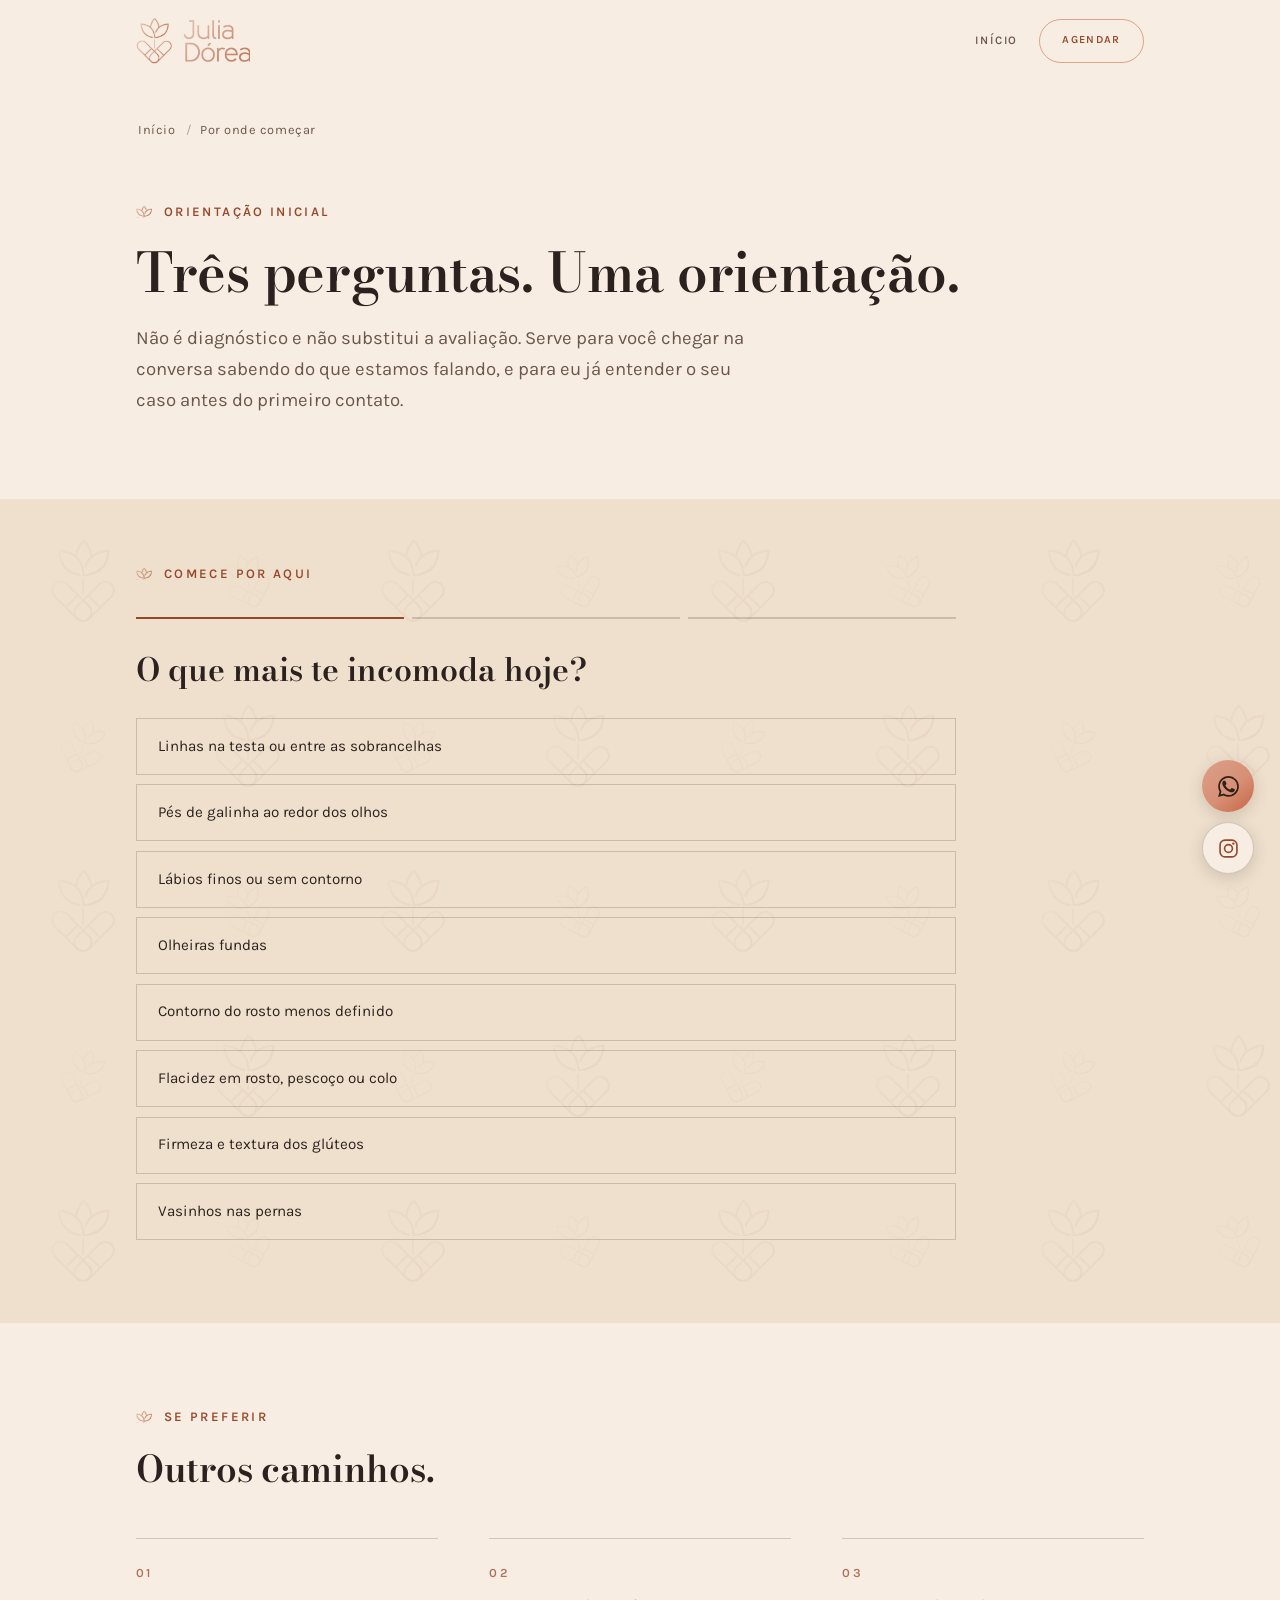
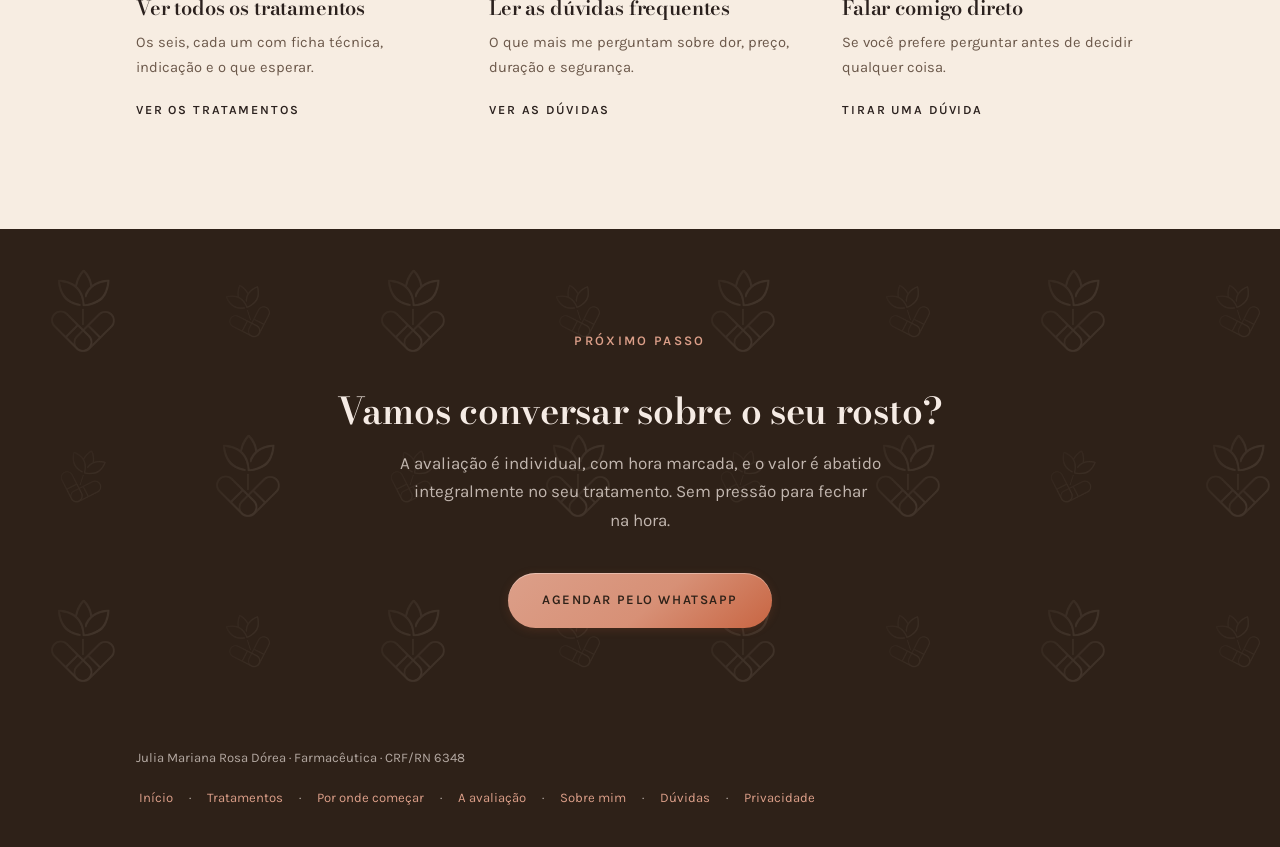
<file: orientacao.html>
<!DOCTYPE html>
<html lang="pt-BR">
<head>
<meta charset="UTF-8">
<meta name="viewport" content="width=device-width, initial-scale=1">
<title>Por onde começar | Julia Dórea, farmacêutica esteta em Natal-RN</title>
<meta name="description" content="Três perguntas para entender qual tratamento provavelmente atende o que te incomoda. Orientação inicial, não diagnóstico. Lagoa Nova, Natal-RN. CRF/RN 6348.">
<link rel="canonical" href="https://SEU-DOMINIO.com.br/orientacao.html">
<link rel="icon" type="image/png" sizes="32x32" href="img/icone-32.png">
<link rel="apple-touch-icon" sizes="180x180" href="img/icone-180.png">
<meta name="theme-color" content="#F7EDE2">
<meta property="og:type" content="website">
<meta property="og:locale" content="pt_BR">
<meta property="og:title" content="Por onde começar | Julia Dórea, farmacêutica esteta em Natal-RN">
<meta property="og:description" content="Três perguntas para entender qual tratamento provavelmente atende o que te incomoda. Orientação inicial, não diagnóstico. Lagoa Nova, Natal-RN. CRF/RN 6348.">
<meta property="og:image" content="https://SEU-DOMINIO.com.br/img/og.jpg">
<link rel="preconnect" href="https://fonts.googleapis.com">
<link rel="preconnect" href="https://fonts.gstatic.com" crossorigin>
<link href="https://fonts.googleapis.com/css2?family=Bodoni+Moda:ital,opsz,wght@0,6..96,400..900;1,6..96,400..900&family=Karla:wght@300;400;500;600&display=swap" rel="stylesheet">
<link rel="stylesheet" href="css/paginas.css">
<style>.olho::before{background-image:url("img/simbolo.png")} .carvao::before{background-image:url("img/padrao.png")} .final::before{background-image:url("img/padrao-claro.png")}
/* ===== BOTÕES NA COR DA LOGO ===== */
.btn{
  background:linear-gradient(140deg, var(--metal-2) 0%, var(--metal-3) 55%, var(--metal-4) 100%);
  color:var(--escuro);
  box-shadow:0 2px 10px rgba(166,80,48,.22), inset 0 1px 0 rgba(255,255,255,.35);
}
.btn:hover{
  background:linear-gradient(140deg, var(--metal-1) 0%, var(--metal-2) 55%, var(--metal-3) 100%);
  color:var(--escuro);
  box-shadow:0 9px 24px rgba(166,80,48,.3), inset 0 1px 0 rgba(255,255,255,.45);
}
.nav .btn{background:transparent;box-shadow:none;border:1px solid rgba(200,101,66,.55);color:var(--metal-5)}
.nav .btn:hover{background:linear-gradient(140deg,var(--metal-2),var(--metal-4));color:var(--escuro);border-color:transparent}
.final .btn,.barra .btn,.f-zap{
  background:linear-gradient(140deg, var(--metal-2) 0%, var(--metal-3) 55%, var(--metal-4) 100%);
  color:var(--escuro);
}
.final .btn:hover,.f-zap:hover{background:linear-gradient(140deg,var(--metal-1),var(--metal-3));color:var(--escuro)}
.f-ig{color:var(--metal-5)}
.f-ig:hover{background:linear-gradient(140deg,var(--metal-2),var(--metal-4));color:var(--escuro);border-color:transparent}
h1 em,.hero h1 em{color:var(--metal-4)}
.declara blockquote em{color:var(--metal-2)}
.final .olho{color:var(--metal-2)}
.pe a,.ig--pe{color:var(--metal-2)}

/* ===== LEGIBILIDADE E ALVOS DE TOQUE (override final) ===== */
.pe a{display:inline-block;padding:.75rem .2rem;min-height:44px;line-height:1.6}
.pe{gap:.4rem 1.4rem}
.trilha a{display:inline-block;padding:.7rem .15rem;min-height:44px}
.marca{padding:.3rem 0}
.ig{min-height:44px;align-items:center}
.caminho .ir,.cartao .ir,.filete{font-size:.78rem;letter-spacing:.15em}
.declara cite,.depos cite,.caso-info dt,.ficha dt,.marco b{font-size:.76rem}
.olho{font-size:clamp(.76rem,2.4vw,.82rem);letter-spacing:.18em}
.credenciais span,.dados > div > span,.vizinho span,.grupo > span,.sub-grupo{font-size:.78rem}
.caminho .cn,.cartao .num,.ficha-num{font-size:.78rem}
.par figcaption{font-size:.72rem}
.barra div{font-size:.78rem}
.revisar{font-size:.9rem}

.voltar-inicio{padding:.75rem .3rem;min-height:44px;display:inline-flex;align-items:center}
footer .pe p{display:flex;flex-wrap:wrap;gap:0 .8rem;align-items:center}

/* ===== LINKS NO PADRÃO DO SITE: sem sublinhado por herança ===== */
footer a,.pe a{text-decoration:none;border-bottom:1px solid transparent;transition:border-color .2s,color .2s}
footer a:hover,.pe a:hover{border-bottom-color:currentColor;text-decoration:none}
.ig,.ig:hover{text-decoration:none}
.ig span{border-bottom:1px solid transparent}
.ig:hover span{border-bottom-color:currentColor}
.aviso a,.faq .corpo a{color:var(--metal-4);text-decoration:none;border-bottom:1px solid rgba(200,101,66,.4)}
.aviso a:hover,.faq .corpo a:hover{border-bottom-color:currentColor}
.dados a{text-decoration:none}

.ig{gap:.55rem}
.ig--pe{gap:.5rem;margin-left:1.2rem}
.ig--pe svg{flex:none}
.pe-contato{gap:0 .4rem}

.ig--pe{display:inline-flex!important;align-items:center;gap:.55rem!important}
.ig--pe span{margin-left:0}
.ig svg{margin-right:.1rem}
</style>
<script defer data-domain="SEU-DOMINIO.com.br" src="https://plausible.io/js/script.tagged-events.js"></script>
<script>
window.plausible=window.plausible||function(){(window.plausible.q=window.plausible.q||[]).push(arguments)};
(function(){var PIXEL="SEU_PIXEL_ID";if(PIXEL.indexOf("SEU_")===0)return;
!function(f,b,e,v,n,t,s){if(f.fbq)return;n=f.fbq=function(){n.callMethod?n.callMethod.apply(n,arguments):n.queue.push(arguments)};
if(!f._fbq)f._fbq=n;n.push=n;n.loaded=!0;n.version='2.0';n.queue=[];t=b.createElement(e);t.async=!0;t.src=v;
s=b.getElementsByTagName(e)[0];s.parentNode.insertBefore(t,s)}(window,document,'script','https://connect.facebook.net/pt_BR/fbevents.js');
fbq('init',PIXEL);fbq('track','PageView');})();
function registra(e,d){try{window.plausible(e,{props:d||{}})}catch(x){}
try{if(window.fbq)window.fbq('track',e==='Contato WhatsApp'?'Contact':'Lead',d||{})}catch(x){}}
</script>
</head>
<body>

<header>
  <nav class="nav">
    <a href="index.html" class="marca" aria-label="Julia Dórea, ir para a página inicial">
      <img src="img/logo-cabecalho.png" width="741" height="300" alt="Julia Dórea, Farmacêutica Esteta">
    </a>
    <a href="index.html" class="voltar-inicio">Início</a>
    <a href="https://wa.me/5584987642744?text=Oi%2C%20Julia%21%20Estou%20lendo%20a%20p%C3%A1gina%20de%20orienta%C3%A7%C3%A3o%20e%20quero%20agendar." target="_blank" rel="noopener" class="btn zap" data-msg="Oi, Julia! Estou lendo a página de orientação e quero agendar.">Agendar</a>
  </nav>
</header>

<div class="wrap trilha"><a href="index.html">Início</a><span>/</span>Por onde começar</div>

<section class="topo">
  <div class="wrap">
    <p class="olho">Orientação inicial</p>
    <h1>Três perguntas. Uma orientação.</h1>
    <p class="lead">Não é diagnóstico e não substitui a avaliação. Serve para você chegar na conversa sabendo do que estamos falando, e para eu já entender o seu caso antes do primeiro contato.</p>
  </div>
</section>

<section class="carvao" style="padding-top:0">
  <div class="wrap" style="padding-top:clamp(2.4rem,5vw,4rem)">
    <p class="olho">Comece por aqui</p>
    <div class="tri">
      <div class="tri-passos" aria-hidden="true"><i class="on"></i><i></i><i></i></div>
      <div id="triCorpo" aria-live="polite"></div>
    </div>
  </div>
</section>

<section>
  <div class="wrap">
    <p class="olho">Se preferir</p>
    <h2>Outros caminhos.</h2>
    <div class="caminhos">
      <a class="caminho" href="tratamentos/index.html">
        <span class="cn">01</span><h3>Ver todos os tratamentos</h3>
        <p>Os seis, cada um com ficha técnica, indicação e o que esperar.</p>
        <span class="ir">Ver os tratamentos</span>
      </a>
      <a class="caminho" href="duvidas.html">
        <span class="cn">02</span><h3>Ler as dúvidas frequentes</h3>
        <p>O que mais me perguntam sobre dor, preço, duração e segurança.</p>
        <span class="ir">Ver as dúvidas</span>
      </a>
      <a class="caminho zap" href="https://wa.me/5584987642744?text=Oi%2C%20Julia%21%20Li%20o%20come%C3%A7o%20da%20p%C3%A1gina%20de%20orienta%C3%A7%C3%A3o%20e%20quero%20agendar%20minha%20avalia%C3%A7%C3%A3o." target="_blank" rel="noopener" data-msg="Oi, Julia! Li o começo da página de orientação e quero agendar minha avaliação.">
        <span class="cn">03</span><h3>Falar comigo direto</h3>
        <p>Se você prefere perguntar antes de decidir qualquer coisa.</p>
        <span class="ir">Tirar uma dúvida</span>
      </a>
    </div>
  </div>
</section>

<section class="final">
  <div class="wrap">
    <p class="olho">Próximo passo</p>
    <h2>Vamos conversar sobre o seu rosto?</h2>
    <p>A avaliação é individual, com hora marcada, e o valor é abatido integralmente no seu tratamento. Sem pressão para fechar na hora.</p>
    <a href="https://wa.me/5584987642744?text=Oi%2C%20Julia%21%20Cheguei%20ao%20fim%20da%20p%C3%A1gina%20de%20orienta%C3%A7%C3%A3o%20e%20quero%20agendar." target="_blank" rel="noopener" class="btn zap" data-msg="Oi, Julia! Cheguei ao fim da página de orientação e quero agendar.">Agendar pelo WhatsApp</a>
  </div>
</section>

<footer>
  <div class="wrap pe">
    <p>Julia Mariana Rosa Dórea · Farmacêutica · CRF/RN 6348</p>
    <p><a href="index.html">Início</a> · <a href="tratamentos/index.html">Tratamentos</a> · <a href="orientacao.html">Por onde começar</a> · <a href="avaliacao.html">A avaliação</a> · <a href="sobre.html">Sobre mim</a> · <a href="duvidas.html">Dúvidas</a> · <a href="privacidade.html">Privacidade</a></p>
  </div>
</footer>

<div class="flutuantes">
  <a class="f-zap" href="https://wa.me/5584987642744?text=Oi%2C%20Julia%21%20Vim%20pelo%20bot%C3%A3o%20do%20site%20e%20quero%20agendar." target="_blank" rel="noopener" aria-label="Agendar pelo WhatsApp" title="Agendar pelo WhatsApp">
    <svg viewBox="0 0 24 24" fill="currentColor" aria-hidden="true"><path d="M17.47 14.38c-.3-.15-1.76-.87-2.03-.97-.27-.1-.47-.15-.67.15-.2.3-.77.96-.94 1.16-.17.2-.35.22-.64.07-.3-.15-1.25-.46-2.39-1.47-.88-.79-1.48-1.76-1.65-2.06-.17-.3-.02-.46.13-.61.13-.13.3-.35.45-.52.15-.17.2-.3.3-.5.1-.2.05-.37-.02-.52-.08-.15-.67-1.61-.92-2.21-.24-.58-.49-.5-.67-.51h-.57c-.2 0-.52.07-.79.37-.27.3-1.04 1.02-1.04 2.48s1.06 2.88 1.21 3.08c.15.2 2.09 3.2 5.08 4.48.71.31 1.26.49 1.69.63.71.22 1.36.19 1.87.12.57-.09 1.76-.72 2.01-1.42.25-.7.25-1.29.17-1.42-.07-.13-.27-.2-.57-.35zM12.04 2C6.58 2 2.13 6.45 2.13 11.91c0 1.75.46 3.45 1.32 4.95L2 22l5.25-1.38a9.87 9.87 0 004.79 1.22h.01c5.46 0 9.91-4.45 9.91-9.91 0-2.65-1.03-5.14-2.9-7.01A9.82 9.82 0 0012.04 2zm0 18.13h-.01a8.2 8.2 0 01-4.18-1.15l-.3-.18-3.11.82.83-3.04-.2-.31a8.18 8.18 0 01-1.26-4.36c0-4.54 3.7-8.24 8.24-8.24a8.18 8.18 0 015.82 2.42 8.18 8.18 0 012.41 5.83c0 4.54-3.7 8.21-8.24 8.21z"/></svg>
  </a>
  <a class="f-ig" href="https://instagram.com/drajuliadorea" target="_blank" rel="noopener" aria-label="Ver o Instagram @drajuliadorea" title="Instagram">
    <svg viewBox="0 0 24 24" fill="none" aria-hidden="true"><rect x="3.2" y="3.2" width="17.6" height="17.6" rx="5.2" stroke="currentColor" stroke-width="1.7"/><circle cx="12" cy="12" r="4.1" stroke="currentColor" stroke-width="1.7"/><circle cx="17.1" cy="6.9" r="1.25" fill="currentColor"/></svg>
  </a>
</div>

<div class="barra">
  <div><b>Avaliação com hora marcada</b>Valor abatido no tratamento</div>
  <a href="https://wa.me/5584987642744?text=Oi%2C%20Julia%21%20Estou%20na%20p%C3%A1gina%20de%20orienta%C3%A7%C3%A3o%20pelo%20celular%20e%20quero%20agendar." target="_blank" rel="noopener" class="btn zap" data-msg="Oi, Julia! Estou na página de orientação pelo celular e quero agendar.">Agendar</a>
</div>

<script>
var cab=document.querySelector("header");
window.addEventListener("scroll",function(){cab.classList.toggle("desceu",window.scrollY>20)},{passive:true});
var ds=document.querySelectorAll(".faq details");
ds.forEach(function(d){d.addEventListener("toggle",function(){if(d.open)ds.forEach(function(o){if(o!==d)o.open=false})})});
const WHATSAPP="5584987642744";
/* href já vem pronto no HTML; o JS apenas confirma e registra */
document.querySelectorAll(".zap").forEach(function(el){
  if(el.dataset.msg) el.href="https://wa.me/"+WHATSAPP+"?text="+encodeURIComponent(el.dataset.msg);
  el.addEventListener("click",function(){ if(window.registra) registra("Contato WhatsApp",{origem:document.title.split(" |")[0]}); });
});
function registra(){}
/* ===== 7. TRIADOR ===== */
var PROC = {
  toxina:{n:"Toxina botulínica",faz:"Relaxa a musculatura que dobra a pele e forma a linha de expressão",ef:"Começa entre 3 e 7 dias, completo em 15",du:"De 4 a 6 meses, conforme metabolismo e dose",nota:"Não preenche e não dá volume. Apenas suaviza o movimento."},
  preench:{n:"Preenchimento com ácido hialurônico",faz:"Repõe volume e redesenha contorno",ef:"Imediato, com edema nos primeiros dias",du:"De 8 a 18 meses, conforme região e produto",nota:"É reversível: existe enzima que dissolve o produto se necessário."},
  bio:{n:"Bioestimulador de colágeno",faz:"Estimula o seu próprio corpo a produzir colágeno novo",ef:"Gradual, perceptível de 30 a 60 dias",du:"Até 24 meses após o protocolo completo",nota:"O volume vem do seu colágeno, não do produto."},
  fios:{n:"Fios de PDO",faz:"Sustenta o tecido e estimula colágeno ao redor do fio",ef:"Parcial imediato, definitivo em 30 a 90 dias",du:"O fio é absorvido; o colágeno permanece",nota:"Nem toda flacidez responde a fio. Depende de avaliação."},
  gluteo:{n:"Harmonização de glúteos",faz:"Melhora firmeza, textura e contorno com bioestimulação",ef:"Progressivo ao longo das sessões",du:"Definida no protocolo, com manutenção anual",nota:"Não substitui cirurgia nem promete mudança de tamanho."},
  peim:{n:"PEIM",faz:"Trata vasinhos com microinjeções esclerosantes",ef:"Progressivo, clareando a cada sessão",du:"Vaso tratado não retorna; novos podem surgir",nota:"Requer avaliação. Nem todo vaso tem indicação."}
};

var PERG = [
  {q:"O que mais te incomoda hoje?", o:[
    {t:"Linhas na testa ou entre as sobrancelhas", v:"toxina"},
    {t:"Pés de galinha ao redor dos olhos", v:"toxina"},
    {t:"Lábios finos ou sem contorno", v:"preench"},
    {t:"Olheiras fundas", v:"preench"},
    {t:"Contorno do rosto menos definido", v:"fios"},
    {t:"Flacidez em rosto, pescoço ou colo", v:"bio"},
    {t:"Firmeza e textura dos glúteos", v:"gluteo"},
    {t:"Vasinhos nas pernas", v:"peim"}
  ]},
  {q:"Qual é o seu maior receio?", o:[
    {t:"Ficar com aparência artificial", v:"artificial"},
    {t:"Sentir dor", v:"dor"},
    {t:"Não saber quanto vou gastar", v:"preco"},
    {t:"O resultado durar pouco", v:"duracao"}
  ]},
  {q:"Você já fez algum procedimento estético injetável?", o:[
    {t:"Nunca fiz", v:"nunca"},
    {t:"Já fiz uma vez ou outra", v:"pouco"},
    {t:"Faço com regularidade", v:"sempre"}
  ]}
];

var FALA = {
  artificial:"Sobre parecer artificial: eu trabalho com a dose mínima que entrega o resultado combinado. Rosto artificial é efeito de excesso, não do produto. Se o que você quer for desproporcional para a sua anatomia, eu digo isso na avaliação, antes de aplicar.",
  dor:"Sobre dor: uso anestésico tópico em todos os injetáveis e respeito o tempo que ele leva para agir. A maioria das pacientes descreve como um incômodo rápido, não como dor.",
  preco:"Sobre valor: o preço sai na avaliação, junto com o plano completo e por escrito, sem surpresa depois. A avaliação é cobrada e o valor é abatido integralmente se você fizer o procedimento.",
  duracao:"Sobre duração: metabolismo, sono, exposição solar e tabagismo influenciam. Na avaliação eu te dou a estimativa realista para o seu caso."
};
var EXP = {
  nunca:"Como seria a sua primeira vez, a avaliação vai com calma: eu explico cada etapa antes de qualquer decisão.",
  pouco:"Como você já fez antes, vale me contar o que foi aplicado e quando. Isso muda o planejamento.",
  sempre:"Como você já faz com regularidade, a conversa começa pelo histórico: o que funcionou, o que não funcionou e há quanto tempo."
};

(function(){
  var corpo = document.getElementById("triCorpo");
  if (!corpo) return;
  var passos = document.querySelectorAll(".tri-passos i");
  var r = [];

  function marca(i){ passos.forEach(function(el,k){ el.classList.toggle("on", k <= i); }); }

  function pergunta(i){
    marca(i);
    var p = PERG[i];
    var h = '<p class="tri-q">' + p.q + '</p><div class="tri-ops">';
    p.o.forEach(function(op,k){ h += '<button type="button" data-v="'+op.v+'">'+op.t+'</button>'; });
    h += '</div>';
    if (i > 0) h += '<button type="button" class="tri-voltar">Voltar</button>';
    corpo.innerHTML = h;
    corpo.querySelectorAll(".tri-ops button").forEach(function(b){
      b.addEventListener("click", function(){
        r[i] = b.dataset.v;
        if (i < PERG.length - 1) pergunta(i+1); else resultado();
      });
    });
    var v = corpo.querySelector(".tri-voltar");
    if (v) v.addEventListener("click", function(){ r.pop(); pergunta(i-1); });
  }

  function rotulo(i,v){ var a=""; PERG[i].o.forEach(function(o){ if(o.v===v && !a) a=o.t; }); return a; }

  function resultado(){
    marca(2);
    var pr = PROC[r[0]];
    registra("Triador concluido", {
      incomodo: rotulo(0,r[0]),
      receio:   rotulo(1,r[1]),
      indicado: pr.n
    });
    var msg = "Oi, Julia! Vim pelo site.\n"
            + "Meu incômodo: " + rotulo(0,r[0]) + ".\n"
            + "Meu receio: " + rotulo(1,r[1]) + ".\n"
            + "Experiência: " + rotulo(2,r[2]) + ".\n"
            + "O site indicou o tratamento: " + pr.n + ". Podemos conversar?";
    corpo.innerHTML =
      '<div class="tri-res">'
      + '<p class="rot">O tratamento provavelmente indicado é</p>'
      + '<h3>' + pr.n + '</h3>'
      + '<dl><dt>O que faz</dt><dd>'+pr.faz+'</dd><dt>Efeito</dt><dd>'+pr.ef+'</dd><dt>Duração</dt><dd>'+pr.du+'</dd></dl>'
      + '<p class="fala">' + pr.nota + '</p>'
      + '<p class="fala">' + FALA[r[1]] + '</p>'
      + '<p class="fala">' + EXP[r[2]] + '</p>'
      + '<p class="legal">Isto é uma orientação inicial, não uma indicação clínica. Só a avaliação presencial, com anamnese e análise da sua anatomia, define o tratamento indicado para você. Pode ser que o caminho seja outro, ou nenhum.</p>'
      + '<div class="tri-acao">'
      + '<a class="btn" target="_blank" rel="noopener" href="https://wa.me/'+WHATSAPP+'?text='+encodeURIComponent(msg)+'">Levar isso para a Dra. Julia</a>'
      + '<button type="button" class="tri-voltar">Refazer</button>'
      + '</div></div>';
    corpo.querySelector(".tri-voltar").addEventListener("click", function(){ r = []; pergunta(0); });
  }

  pergunta(0);
})();

</script>

<script type="application/ld+json">{"@context": "https://schema.org", "@type": "BreadcrumbList", "itemListElement": [{"@type": "ListItem", "position": 1, "name": "Início", "item": "https://SEU-DOMINIO.com.br/"}, {"@type": "ListItem", "position": 2, "name": "Por onde começar", "item": "https://SEU-DOMINIO.com.br/orientacao.html"}]}</script>
</body>
</html>
</file>
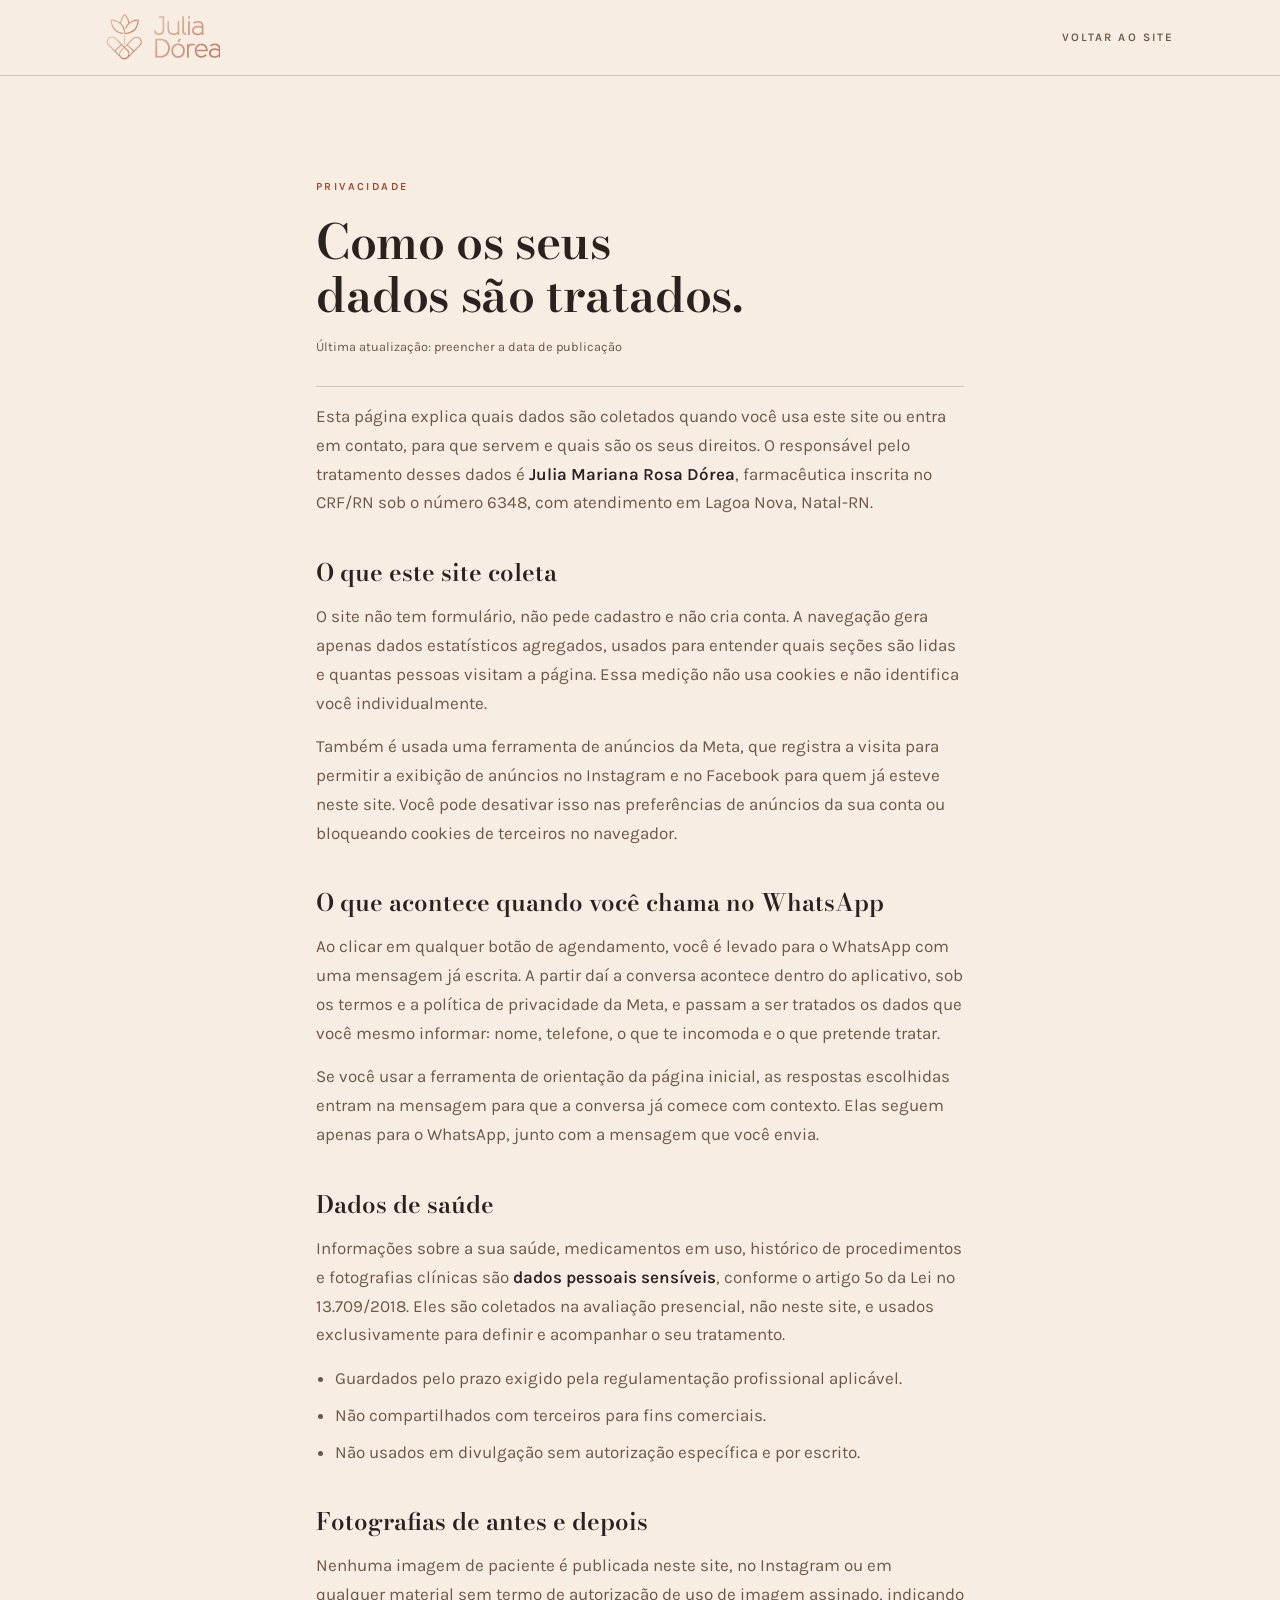
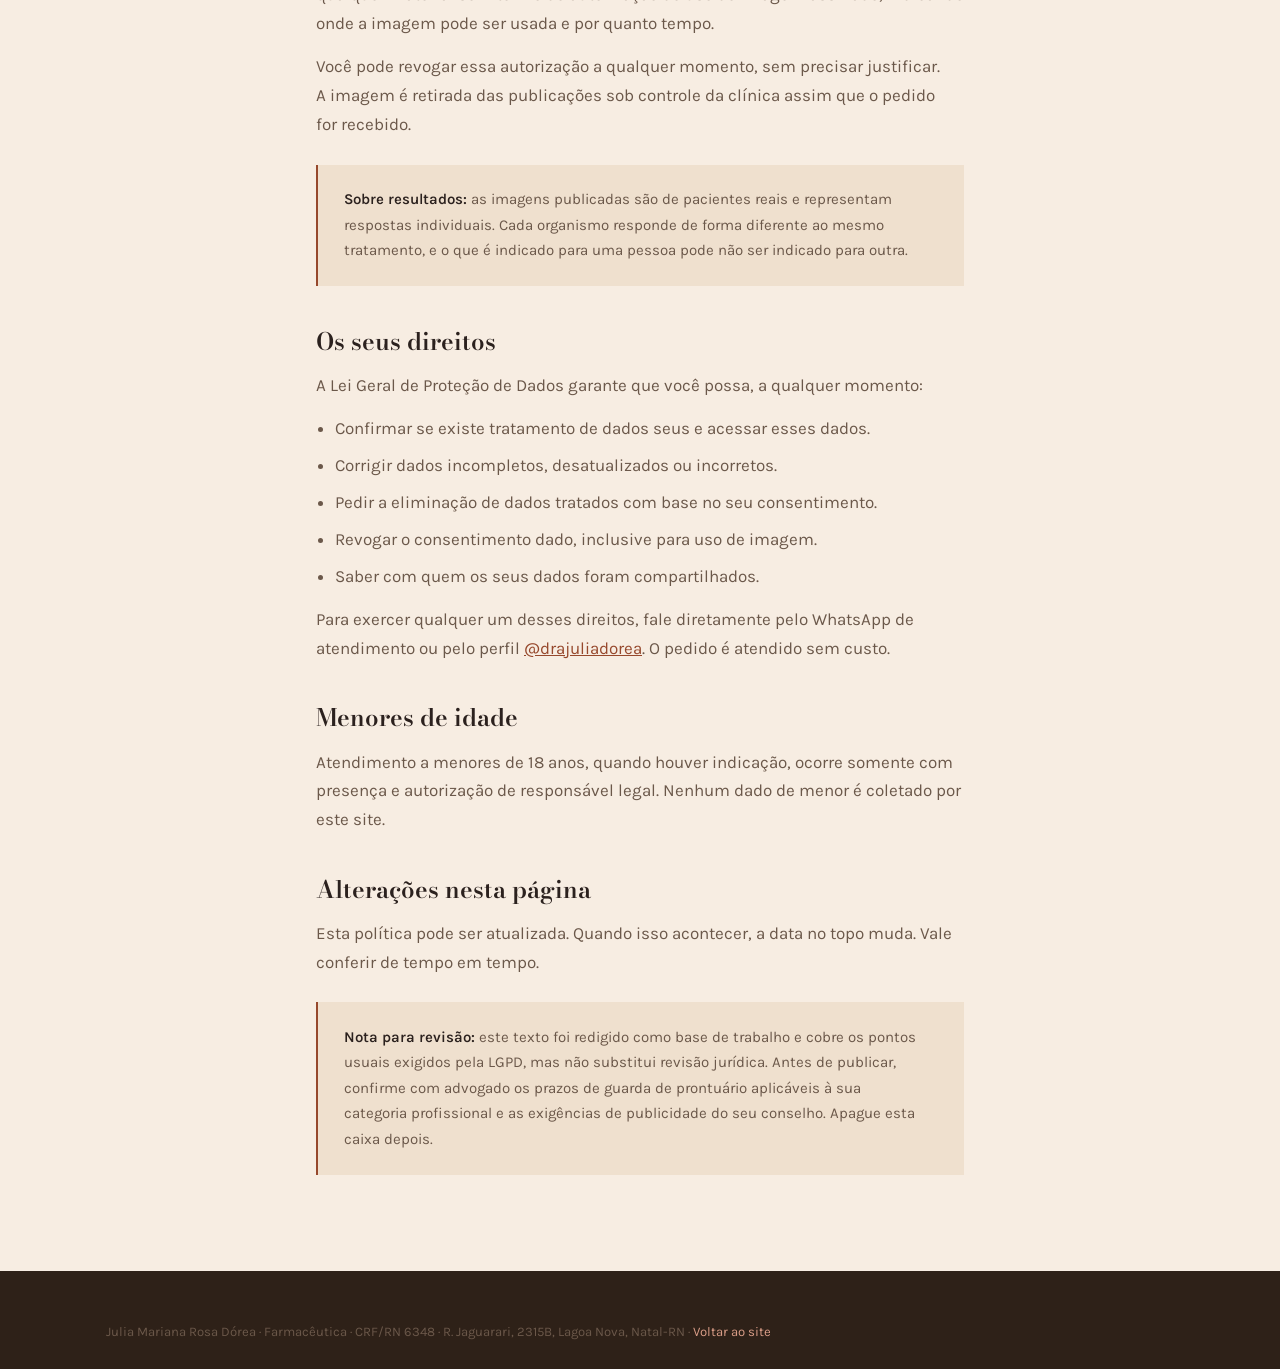
<file: privacidade.html>
<!DOCTYPE html>
<html lang="pt-BR">
<head>
<meta charset="UTF-8">
<meta name="viewport" content="width=device-width, initial-scale=1">
<title>Privacidade | Julia Dórea</title>
<meta name="description" content="Como os seus dados são tratados por Julia Dórea, farmacêutica esteta em Natal-RN.">
<meta name="robots" content="index, follow">
<link rel="canonical" href="https://SEU-DOMINIO.com.br/privacidade.html">
<link rel="icon" type="image/png" sizes="32x32" href="img/icone-32.png">
<meta name="theme-color" content="#F7EDE2">
<link rel="preconnect" href="https://fonts.googleapis.com">
<link rel="preconnect" href="https://fonts.gstatic.com" crossorigin>
<link href="https://fonts.googleapis.com/css2?family=Bodoni+Moda:ital,opsz,wght@0,6..96,400..900;1,6..96,400..900&family=Karla:wght@300;400;500;600&display=swap" rel="stylesheet">
<style>
:root{
  --breu:#F7EDE2; --carvao:#EFE0CE; --creme:#2B211E; --creme-2:#6B584A;
  --rose:#96482C; --rose-f:#D79076; --linha:rgba(60,42,32,.2);
  --metal-1: #E6B9A8;   /* brilho da logo */
  --metal-2: #DC9F89;   /* médio-claro */
  --metal-3: #D79076;   /* COR DA LETRA da logo */
  --metal-4: #C86542;   /* médio-escuro */
  --metal-5: #96482C;   /* profundo, para texto pequeno */
 --escuro:#2E2118;
  --display:"Bodoni Moda", Didot, Georgia, serif;
  --corpo:"Karla", -apple-system, sans-serif;
  --gut:clamp(20px,5.5vw,56px);
}
*{box-sizing:border-box;margin:0;padding:0;min-width:0}
::selection{background:var(--rose);color:#fff}
:focus-visible{outline:2px solid var(--rose);outline-offset:3px}
html{-webkit-text-size-adjust:100%;scroll-padding-top:80px}
body{font-family:var(--corpo);background:var(--breu);color:var(--creme);font-size:17px;line-height:1.7;-webkit-font-smoothing:antialiased}
.wrap{max-width:760px;margin:0 auto;padding:0 var(--gut)}
img{max-width:100%;display:block}
a{color:var(--rose)}

header{border-bottom:1px solid var(--linha)}
header .wrap{max-width:1180px;display:flex;align-items:center;justify-content:space-between;gap:1rem;padding-top:.9rem;padding-bottom:.9rem}
.marca img{height:clamp(38px,6vw,46px);width:auto}
.voltar-inicio{margin-left:auto;text-decoration:none;color:var(--creme-2);font-size:.72rem;letter-spacing:.16em;text-transform:uppercase;font-weight:600;padding:.6rem .2rem;transition:color .2s}
.voltar-inicio:hover{color:var(--rose)}
.voltar{font-size:.72rem;letter-spacing:.18em;text-transform:uppercase;font-weight:600;text-decoration:none;color:var(--creme-2)}
.voltar:hover{color:var(--rose)}

main{padding:clamp(3rem,7vw,5.5rem) 0 clamp(4rem,8vw,6rem)}
h1{font-family:var(--display);font-weight:600;font-optical-sizing:none;font-variation-settings:"opsz" 12;
   font-size:clamp(2rem,5.5vw,3rem);line-height:1.1;letter-spacing:-.008em;text-wrap:balance;margin-bottom:.8rem}
h2{font-family:var(--display);font-weight:600;font-optical-sizing:none;font-variation-settings:"opsz" 12;
   font-size:clamp(1.2rem,2.8vw,1.5rem);line-height:1.2;margin:2.6rem 0 .8rem}
.olho{font-size:.68rem;letter-spacing:.22em;text-transform:uppercase;font-weight:600;color:var(--rose);margin-bottom:1.2rem}
.data{font-size:.8rem;color:var(--creme-2);padding-bottom:1.8rem;border-bottom:1px solid var(--linha);margin-bottom:.6rem}
p{margin-top:.9rem;color:var(--creme-2);text-wrap:pretty}
ul{margin:.9rem 0 0 1.2rem;color:var(--creme-2)}
li{margin-bottom:.5rem}
strong{color:var(--creme);font-weight:600}
.caixa{background:var(--carvao);border-left:2px solid var(--rose);padding:1.4rem 1.6rem;margin-top:1.6rem;font-size:.94rem}
.caixa p:first-child{margin-top:0}

footer{background:var(--escuro);color:rgba(245,235,228,.68);padding:2.2rem 0 1.6rem;font-size:.82rem}
footer .wrap{max-width:1180px}
footer a{color:#DC9F89}

/* ===== BOTÕES NA COR DA LOGO ===== */
.btn{
  background:linear-gradient(140deg, var(--metal-2) 0%, var(--metal-3) 55%, var(--metal-4) 100%);
  color:var(--escuro);
  box-shadow:0 2px 10px rgba(166,80,48,.22), inset 0 1px 0 rgba(255,255,255,.35);
}
.btn:hover{
  background:linear-gradient(140deg, var(--metal-1) 0%, var(--metal-2) 55%, var(--metal-3) 100%);
  color:var(--escuro);
  box-shadow:0 9px 24px rgba(166,80,48,.3), inset 0 1px 0 rgba(255,255,255,.45);
}
.nav .btn{background:transparent;box-shadow:none;border:1px solid rgba(200,101,66,.55);color:var(--metal-5)}
.nav .btn:hover{background:linear-gradient(140deg,var(--metal-2),var(--metal-4));color:var(--escuro);border-color:transparent}
.final .btn,.barra .btn,.f-zap{
  background:linear-gradient(140deg, var(--metal-2) 0%, var(--metal-3) 55%, var(--metal-4) 100%);
  color:var(--escuro);
}
.final .btn:hover,.f-zap:hover{background:linear-gradient(140deg,var(--metal-1),var(--metal-3));color:var(--escuro)}
.f-ig{color:var(--metal-5)}
.f-ig:hover{background:linear-gradient(140deg,var(--metal-2),var(--metal-4));color:var(--escuro);border-color:transparent}
h1 em,.hero h1 em{color:var(--metal-4)}
.declara blockquote em{color:var(--metal-2)}
.final .olho{color:var(--metal-2)}
.pe a,.ig--pe{color:var(--metal-2)}

.voltar-inicio{padding:.75rem .3rem;min-height:44px;display:inline-flex;align-items:center}
footer .pe p{display:flex;flex-wrap:wrap;gap:0 .8rem;align-items:center}

/* ===== LINKS NO PADRÃO DO SITE: sem sublinhado por herança ===== */
footer a,.pe a{text-decoration:none;border-bottom:1px solid transparent;transition:border-color .2s,color .2s}
footer a:hover,.pe a:hover{border-bottom-color:currentColor;text-decoration:none}
.ig,.ig:hover{text-decoration:none}
.ig span{border-bottom:1px solid transparent}
.ig:hover span{border-bottom-color:currentColor}
.aviso a,.faq .corpo a{color:var(--metal-4);text-decoration:none;border-bottom:1px solid rgba(200,101,66,.4)}
.aviso a:hover,.faq .corpo a:hover{border-bottom-color:currentColor}
.dados a{text-decoration:none}

.ig{gap:.55rem}
.ig--pe{gap:.5rem;margin-left:1.2rem}
.ig--pe svg{flex:none}
.pe-contato{gap:0 .4rem}

.ig--pe{display:inline-flex!important;align-items:center;gap:.55rem!important}
.ig--pe span{margin-left:0}
.ig svg{margin-right:.1rem}
</style>
<script defer data-domain="SEU-DOMINIO.com.br" src="https://plausible.io/js/script.tagged-events.js"></script>
<script>
window.plausible=window.plausible||function(){(window.plausible.q=window.plausible.q||[]).push(arguments)};
(function(){var PIXEL="SEU_PIXEL_ID";if(PIXEL.indexOf("SEU_")===0)return;
!function(f,b,e,v,n,t,s){if(f.fbq)return;n=f.fbq=function(){n.callMethod?n.callMethod.apply(n,arguments):n.queue.push(arguments)};
if(!f._fbq)f._fbq=n;n.push=n;n.loaded=!0;n.version='2.0';n.queue=[];t=b.createElement(e);t.async=!0;t.src=v;
s=b.getElementsByTagName(e)[0];s.parentNode.insertBefore(t,s)}(window,document,'script','https://connect.facebook.net/pt_BR/fbevents.js');
fbq('init',PIXEL);fbq('track','PageView');})();
function registra(e,d){try{window.plausible(e,{props:d||{}})}catch(x){}
try{if(window.fbq)window.fbq('track',e==='Contato WhatsApp'?'Contact':'Lead',d||{})}catch(x){}}
</script>
</head>
<body>

<header>
  <div class="wrap">
    <a href="index.html" class="marca" aria-label="Julia Dórea, voltar ao site">
      <img src="img/logo-cabecalho.png" width="741" height="300" alt="Julia Dórea, Farmacêutica Esteta">
    </a>
    <a href="index.html" class="voltar">Voltar ao site</a>
  </div>
</header>

<main>
  <div class="wrap">
    <p class="olho">Privacidade</p>
    <h1>Como os seus dados são tratados.</h1>
    <p class="data">Última atualização: preencher a data de publicação</p>

    <p>Esta página explica quais dados são coletados quando você usa este site ou entra em contato, para que servem e quais são os seus direitos. O responsável pelo tratamento desses dados é <strong>Julia Mariana Rosa Dórea</strong>, farmacêutica inscrita no CRF/RN sob o número 6348, com atendimento em Lagoa Nova, Natal-RN.</p>

    <h2>O que este site coleta</h2>
    <p>O site não tem formulário, não pede cadastro e não cria conta. A navegação gera apenas dados estatísticos agregados, usados para entender quais seções são lidas e quantas pessoas visitam a página. Essa medição não usa cookies e não identifica você individualmente.</p>
    <p>Também é usada uma ferramenta de anúncios da Meta, que registra a visita para permitir a exibição de anúncios no Instagram e no Facebook para quem já esteve neste site. Você pode desativar isso nas preferências de anúncios da sua conta ou bloqueando cookies de terceiros no navegador.</p>

    <h2>O que acontece quando você chama no WhatsApp</h2>
    <p>Ao clicar em qualquer botão de agendamento, você é levado para o WhatsApp com uma mensagem já escrita. A partir daí a conversa acontece dentro do aplicativo, sob os termos e a política de privacidade da Meta, e passam a ser tratados os dados que você mesmo informar: nome, telefone, o que te incomoda e o que pretende tratar.</p>
    <p>Se você usar a ferramenta de orientação da página inicial, as respostas escolhidas entram na mensagem para que a conversa já comece com contexto. Elas seguem apenas para o WhatsApp, junto com a mensagem que você envia.</p>

    <h2>Dados de saúde</h2>
    <p>Informações sobre a sua saúde, medicamentos em uso, histórico de procedimentos e fotografias clínicas são <strong>dados pessoais sensíveis</strong>, conforme o artigo 5º da Lei nº 13.709/2018. Eles são coletados na avaliação presencial, não neste site, e usados exclusivamente para definir e acompanhar o seu tratamento.</p>
    <ul>
      <li>Guardados pelo prazo exigido pela regulamentação profissional aplicável.</li>
      <li>Não compartilhados com terceiros para fins comerciais.</li>
      <li>Não usados em divulgação sem autorização específica e por escrito.</li>
    </ul>

    <h2>Fotografias de antes e depois</h2>
    <p>Nenhuma imagem de paciente é publicada neste site, no Instagram ou em qualquer material sem termo de autorização de uso de imagem assinado, indicando onde a imagem pode ser usada e por quanto tempo.</p>
    <p>Você pode revogar essa autorização a qualquer momento, sem precisar justificar. A imagem é retirada das publicações sob controle da clínica assim que o pedido for recebido.</p>

    <div class="caixa">
      <p><strong>Sobre resultados:</strong> as imagens publicadas são de pacientes reais e representam respostas individuais. Cada organismo responde de forma diferente ao mesmo tratamento, e o que é indicado para uma pessoa pode não ser indicado para outra.</p>
    </div>

    <h2>Os seus direitos</h2>
    <p>A Lei Geral de Proteção de Dados garante que você possa, a qualquer momento:</p>
    <ul>
      <li>Confirmar se existe tratamento de dados seus e acessar esses dados.</li>
      <li>Corrigir dados incompletos, desatualizados ou incorretos.</li>
      <li>Pedir a eliminação de dados tratados com base no seu consentimento.</li>
      <li>Revogar o consentimento dado, inclusive para uso de imagem.</li>
      <li>Saber com quem os seus dados foram compartilhados.</li>
    </ul>
    <p>Para exercer qualquer um desses direitos, fale diretamente pelo WhatsApp de atendimento ou pelo perfil <a href="https://instagram.com/drajuliadorea" target="_blank" rel="noopener">@drajuliadorea</a>. O pedido é atendido sem custo.</p>

    <h2>Menores de idade</h2>
    <p>Atendimento a menores de 18 anos, quando houver indicação, ocorre somente com presença e autorização de responsável legal. Nenhum dado de menor é coletado por este site.</p>

    <h2>Alterações nesta página</h2>
    <p>Esta política pode ser atualizada. Quando isso acontecer, a data no topo muda. Vale conferir de tempo em tempo.</p>

    <div class="caixa">
      <p><strong>Nota para revisão:</strong> este texto foi redigido como base de trabalho e cobre os pontos usuais exigidos pela LGPD, mas não substitui revisão jurídica. Antes de publicar, confirme com advogado os prazos de guarda de prontuário aplicáveis à sua categoria profissional e as exigências de publicidade do seu conselho. Apague esta caixa depois.</p>
    </div>
  </div>
</main>

<footer>
  <div class="wrap">
    <p>Julia Mariana Rosa Dórea · Farmacêutica · CRF/RN 6348 · R. Jaguarari, 2315B, Lagoa Nova, Natal-RN · <a href="index.html">Voltar ao site</a></p>
  </div>
</footer>

<script type="application/ld+json">{"@context": "https://schema.org", "@type": "BreadcrumbList", "itemListElement": [{"@type": "ListItem", "position": 1, "name": "Início", "item": "https://SEU-DOMINIO.com.br/"}, {"@type": "ListItem", "position": 2, "name": "Privacidade", "item": "https://SEU-DOMINIO.com.br/privacidade.html"}]}</script>
</body>
</html>
</file>
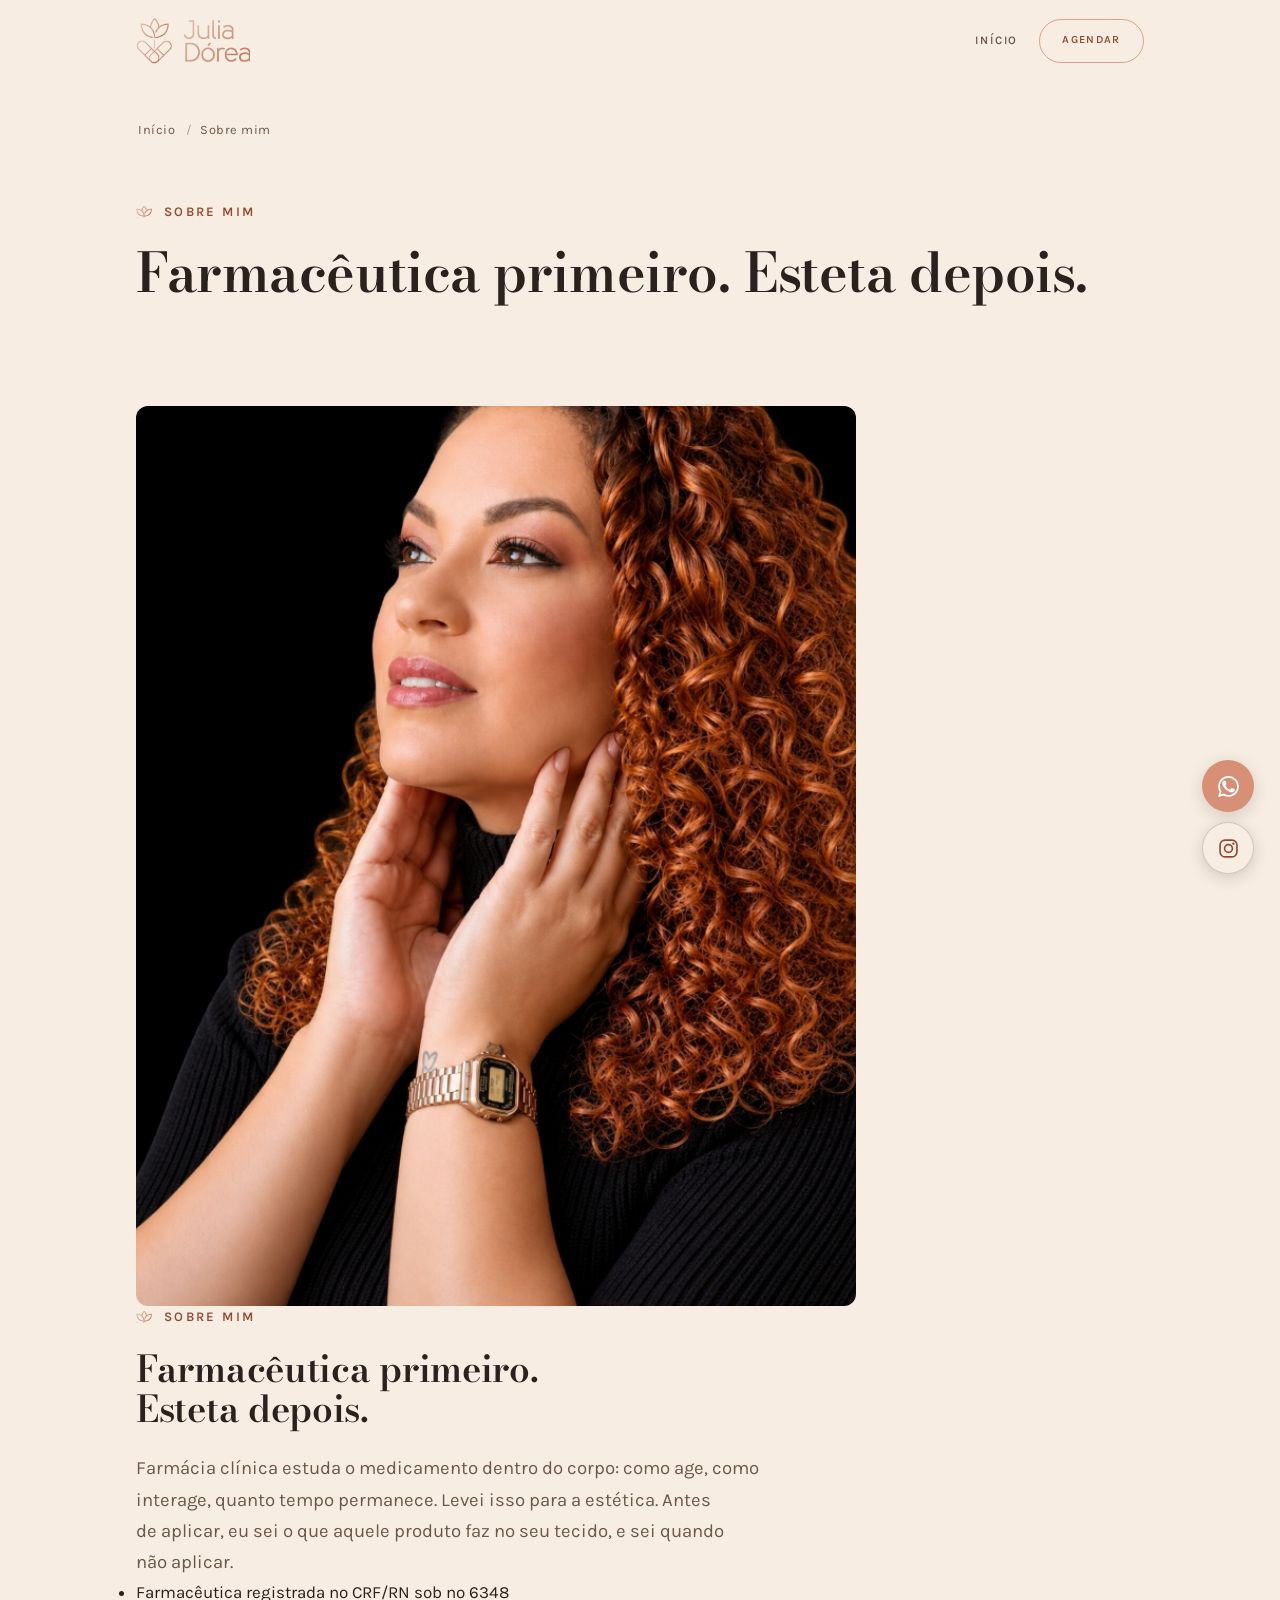
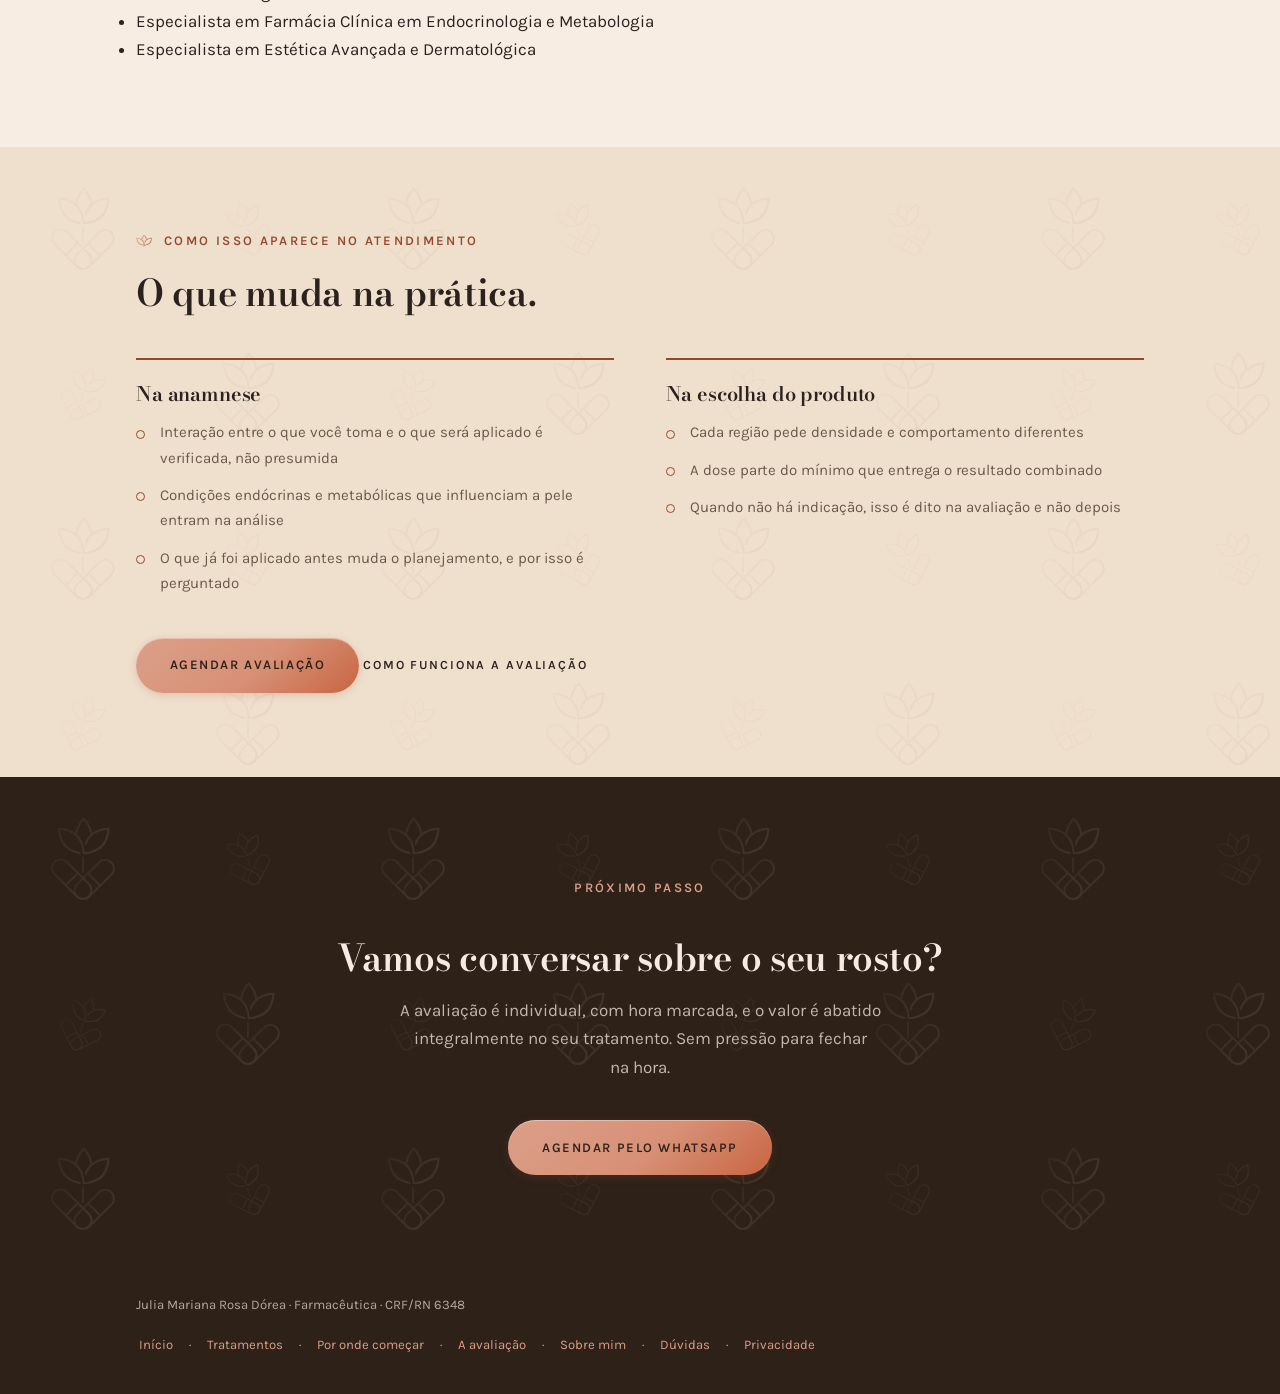
<file: sobre.html>
<!DOCTYPE html>
<html lang="pt-BR">
<head>
<meta charset="UTF-8">
<meta name="viewport" content="width=device-width, initial-scale=1">
<title>Sobre Julia Dórea | Farmacêutica esteta em Natal-RN</title>
<meta name="description" content="Farmacêutica clínica em Endocrinologia e Metabologia e especialista em Estética Avançada e Dermatológica. Atendimento em Lagoa Nova, Natal-RN. CRF/RN 6348.">
<link rel="canonical" href="https://SEU-DOMINIO.com.br/sobre.html">
<link rel="icon" type="image/png" sizes="32x32" href="img/icone-32.png">
<link rel="apple-touch-icon" sizes="180x180" href="img/icone-180.png">
<meta name="theme-color" content="#F7EDE2">
<meta property="og:type" content="website">
<meta property="og:locale" content="pt_BR">
<meta property="og:title" content="Sobre Julia Dórea | Farmacêutica esteta em Natal-RN">
<meta property="og:description" content="Farmacêutica clínica em Endocrinologia e Metabologia e especialista em Estética Avançada e Dermatológica. Atendimento em Lagoa Nova, Natal-RN. CRF/RN 6348.">
<meta property="og:image" content="https://SEU-DOMINIO.com.br/img/og.jpg">
<link rel="preconnect" href="https://fonts.googleapis.com">
<link rel="preconnect" href="https://fonts.gstatic.com" crossorigin>
<link href="https://fonts.googleapis.com/css2?family=Bodoni+Moda:ital,opsz,wght@0,6..96,400..900;1,6..96,400..900&family=Karla:wght@300;400;500;600&display=swap" rel="stylesheet">
<link rel="stylesheet" href="css/paginas.css">
<style>.olho::before{background-image:url("img/simbolo.png")} .carvao::before{background-image:url("img/padrao.png")} .final::before{background-image:url("img/padrao-claro.png")}

/* ===== LEGIBILIDADE E ALVOS DE TOQUE (override final) ===== */
.pe a{display:inline-block;padding:.75rem .2rem;min-height:44px;line-height:1.6}
.pe{gap:.4rem 1.4rem}
.trilha a{display:inline-block;padding:.7rem .15rem;min-height:44px}
.marca{padding:.3rem 0}
.ig{min-height:44px;align-items:center}
.caminho .ir,.cartao .ir,.filete{font-size:.78rem;letter-spacing:.15em}
.declara cite,.depos cite,.caso-info dt,.ficha dt,.marco b{font-size:.76rem}
.olho{font-size:clamp(.76rem,2.4vw,.82rem);letter-spacing:.18em}
.credenciais span,.dados > div > span,.vizinho span,.grupo > span,.sub-grupo{font-size:.78rem}
.caminho .cn,.cartao .num,.ficha-num{font-size:.78rem}
.par figcaption{font-size:.72rem}
.barra div{font-size:.78rem}
.revisar{font-size:.9rem}

.voltar-inicio{padding:.75rem .3rem;min-height:44px;display:inline-flex;align-items:center}
footer .pe p{display:flex;flex-wrap:wrap;gap:0 .8rem;align-items:center}

/* ===== LINKS NO PADRÃO DO SITE: sem sublinhado por herança ===== */
footer a,.pe a{text-decoration:none;border-bottom:1px solid transparent;transition:border-color .2s,color .2s}
footer a:hover,.pe a:hover{border-bottom-color:currentColor;text-decoration:none}
.ig,.ig:hover{text-decoration:none}
.ig span{border-bottom:1px solid transparent}
.ig:hover span{border-bottom-color:currentColor}
.aviso a,.faq .corpo a{color:var(--metal-4);text-decoration:none;border-bottom:1px solid rgba(200,101,66,.4)}
.aviso a:hover,.faq .corpo a:hover{border-bottom-color:currentColor}
.dados a{text-decoration:none}

.ig{gap:.55rem}
.ig--pe{gap:.5rem;margin-left:1.2rem}
.ig--pe svg{flex:none}
.pe-contato{gap:0 .4rem}

.ig--pe{display:inline-flex!important;align-items:center;gap:.55rem!important}
.ig--pe span{margin-left:0}
.ig svg{margin-right:.1rem}
</style>
<script defer data-domain="SEU-DOMINIO.com.br" src="https://plausible.io/js/script.tagged-events.js"></script>
<script>
window.plausible=window.plausible||function(){(window.plausible.q=window.plausible.q||[]).push(arguments)};
(function(){var PIXEL="SEU_PIXEL_ID";if(PIXEL.indexOf("SEU_")===0)return;
!function(f,b,e,v,n,t,s){if(f.fbq)return;n=f.fbq=function(){n.callMethod?n.callMethod.apply(n,arguments):n.queue.push(arguments)};
if(!f._fbq)f._fbq=n;n.push=n;n.loaded=!0;n.version='2.0';n.queue=[];t=b.createElement(e);t.async=!0;t.src=v;
s=b.getElementsByTagName(e)[0];s.parentNode.insertBefore(t,s)}(window,document,'script','https://connect.facebook.net/pt_BR/fbevents.js');
fbq('init',PIXEL);fbq('track','PageView');})();
function registra(e,d){try{window.plausible(e,{props:d||{}})}catch(x){}
try{if(window.fbq)window.fbq('track',e==='Contato WhatsApp'?'Contact':'Lead',d||{})}catch(x){}}
</script>
</head>
<body>

<header>
  <nav class="nav">
    <a href="index.html" class="marca" aria-label="Julia Dórea, ir para a página inicial">
      <img src="img/logo-cabecalho.png" width="741" height="300" alt="Julia Dórea, Farmacêutica Esteta">
    </a>
    <a href="index.html" class="voltar-inicio">Início</a>
    <a href="https://wa.me/5584987642744?text=Oi%2C%20Julia%21%20Estou%20lendo%20a%20p%C3%A1gina%20sobre%20voc%C3%AA%20e%20quero%20agendar." target="_blank" rel="noopener" class="btn zap" data-msg="Oi, Julia! Estou lendo a página sobre você e quero agendar.">Agendar</a>
  </nav>
</header>

<div class="wrap trilha"><a href="index.html">Início</a><span>/</span>Sobre mim</div>

<section class="topo">
  <div class="wrap">
    <p class="olho">Sobre mim</p>
    <h1>Farmacêutica primeiro. Esteta depois.</h1>
  </div>
</section>

<section style="padding-top:0">
  <div class="wrap rev">
    <div class="sobre-foto">
      <img src="img/retrato-vsl.jpg" width="720" height="900" loading="lazy" alt="Dra. Julia Dórea Farmacêutica Esteta em Natal-RN" style="border-radius:12px; object-fit:cover;">
    </div>
    <div>
      <p class="olho">Sobre mim</p>
      <h2>Farmacêutica primeiro.<br>Esteta depois.</h2>
      <p class="lead" style="margin-top:1.5rem">Farmácia clínica estuda o medicamento dentro do corpo: como age, como interage, quanto tempo permanece. Levei isso para a estética. Antes de aplicar, eu sei o que aquele produto faz no seu tecido, e sei quando não aplicar.</p>
      <ul class="formacao">
        <li>Farmacêutica registrada no CRF/RN sob nº 6348</li>
        <li>Especialista em Farmácia Clínica em Endocrinologia e Metabologia</li>
        <li>Especialista em Estética Avançada e Dermatológica</li>
        
      </ul>
    </div>
  </div>
</section>

<section class="carvao">
  <div class="wrap">
    <p class="olho">Como isso aparece no atendimento</p>
    <h2>O que muda na prática.</h2>
    <div class="duas">
      <div><h3>Na anamnese</h3><ul>
        <li>Interação entre o que você toma e o que será aplicado é verificada, não presumida</li>
        <li>Condições endócrinas e metabólicas que influenciam a pele entram na análise</li>
        <li>O que já foi aplicado antes muda o planejamento, e por isso é perguntado</li>
      </ul></div>
      <div><h3>Na escolha do produto</h3><ul>
        <li>Cada região pede densidade e comportamento diferentes</li>
        <li>A dose parte do mínimo que entrega o resultado combinado</li>
        <li>Quando não há indicação, isso é dito na avaliação e não depois</li>
      </ul></div>
    </div>
    <div class="acoes" style="margin-top:2.6rem">
      <a href="https://wa.me/5584987642744?text=Oi%2C%20Julia%21%20Li%20o%20come%C3%A7o%20da%20p%C3%A1gina%20sobre%20voc%C3%AA%20e%20quero%20agendar%20minha%20avalia%C3%A7%C3%A3o." target="_blank" rel="noopener" class="btn zap" data-msg="Oi, Julia! Li o começo da página sobre você e quero agendar minha avaliação.">Agendar avaliação</a>
      <a href="avaliacao.html" class="filete">Como funciona a avaliação</a>
    </div>
  </div>
</section>

<section class="final">
  <div class="wrap">
    <p class="olho">Próximo passo</p>
    <h2>Vamos conversar sobre o seu rosto?</h2>
    <p>A avaliação é individual, com hora marcada, e o valor é abatido integralmente no seu tratamento. Sem pressão para fechar na hora.</p>
    <a href="https://wa.me/5584987642744?text=Oi%2C%20Julia%21%20Cheguei%20ao%20fim%20da%20p%C3%A1gina%20sobre%20voc%C3%AA%20e%20quero%20agendar." target="_blank" rel="noopener" class="btn zap" data-msg="Oi, Julia! Cheguei ao fim da página sobre você e quero agendar.">Agendar pelo WhatsApp</a>
  </div>
</section>

<footer>
  <div class="wrap pe">
    <p>Julia Mariana Rosa Dórea · Farmacêutica · CRF/RN 6348</p>
    <p><a href="index.html">Início</a> · <a href="tratamentos/index.html">Tratamentos</a> · <a href="orientacao.html">Por onde começar</a> · <a href="avaliacao.html">A avaliação</a> · <a href="sobre.html">Sobre mim</a> · <a href="duvidas.html">Dúvidas</a> · <a href="privacidade.html">Privacidade</a></p>
  </div>
</footer>

<div class="flutuantes">
  <a class="f-zap" href="https://wa.me/5584987642744?text=Oi%2C%20Julia%21%20Vim%20pelo%20bot%C3%A3o%20do%20site%20e%20quero%20agendar." target="_blank" rel="noopener" aria-label="Agendar pelo WhatsApp" title="Agendar pelo WhatsApp">
    <svg viewBox="0 0 24 24" fill="currentColor" aria-hidden="true"><path d="M17.47 14.38c-.3-.15-1.76-.87-2.03-.97-.27-.1-.47-.15-.67.15-.2.3-.77.96-.94 1.16-.17.2-.35.22-.64.07-.3-.15-1.25-.46-2.39-1.47-.88-.79-1.48-1.76-1.65-2.06-.17-.3-.02-.46.13-.61.13-.13.3-.35.45-.52.15-.17.2-.3.3-.5.1-.2.05-.37-.02-.52-.08-.15-.67-1.61-.92-2.21-.24-.58-.49-.5-.67-.51h-.57c-.2 0-.52.07-.79.37-.27.3-1.04 1.02-1.04 2.48s1.06 2.88 1.21 3.08c.15.2 2.09 3.2 5.08 4.48.71.31 1.26.49 1.69.63.71.22 1.36.19 1.87.12.57-.09 1.76-.72 2.01-1.42.25-.7.25-1.29.17-1.42-.07-.13-.27-.2-.57-.35zM12.04 2C6.58 2 2.13 6.45 2.13 11.91c0 1.75.46 3.45 1.32 4.95L2 22l5.25-1.38a9.87 9.87 0 004.79 1.22h.01c5.46 0 9.91-4.45 9.91-9.91 0-2.65-1.03-5.14-2.9-7.01A9.82 9.82 0 0012.04 2zm0 18.13h-.01a8.2 8.2 0 01-4.18-1.15l-.3-.18-3.11.82.83-3.04-.2-.31a8.18 8.18 0 01-1.26-4.36c0-4.54 3.7-8.24 8.24-8.24a8.18 8.18 0 015.82 2.42 8.18 8.18 0 012.41 5.83c0 4.54-3.7 8.21-8.24 8.21z"/></svg>
  </a>
  <a class="f-ig" href="https://instagram.com/drajuliadorea" target="_blank" rel="noopener" aria-label="Ver o Instagram @drajuliadorea" title="Instagram">
    <svg viewBox="0 0 24 24" fill="none" aria-hidden="true"><rect x="3.2" y="3.2" width="17.6" height="17.6" rx="5.2" stroke="currentColor" stroke-width="1.7"/><circle cx="12" cy="12" r="4.1" stroke="currentColor" stroke-width="1.7"/><circle cx="17.1" cy="6.9" r="1.25" fill="currentColor"/></svg>
  </a>
</div>

<div class="barra">
  <div><b>Avaliação com hora marcada</b>Valor abatido no tratamento</div>
  <a href="https://wa.me/5584987642744?text=Oi%2C%20Julia%21%20Estou%20na%20p%C3%A1gina%20sobre%20voc%C3%AA%20pelo%20celular%20e%20quero%20agendar." target="_blank" rel="noopener" class="btn zap" data-msg="Oi, Julia! Estou na página sobre você pelo celular e quero agendar.">Agendar</a>
</div>

<script>
var cab=document.querySelector("header");
window.addEventListener("scroll",function(){cab.classList.toggle("desceu",window.scrollY>20)},{passive:true});
var ds=document.querySelectorAll(".faq details");
ds.forEach(function(d){d.addEventListener("toggle",function(){if(d.open)ds.forEach(function(o){if(o!==d)o.open=false})})});
const WHATSAPP="5584987642744";
/* href já vem pronto no HTML; o JS apenas confirma e registra */
document.querySelectorAll(".zap").forEach(function(el){
  if(el.dataset.msg) el.href="https://wa.me/"+WHATSAPP+"?text="+encodeURIComponent(el.dataset.msg);
  el.addEventListener("click",function(){ if(window.registra) registra("Contato WhatsApp",{origem:document.title.split(" |")[0]}); });
});
</script>
<script type="application/ld+json">{"@context": "https://schema.org", "@type": "BreadcrumbList", "itemListElement": [{"@type": "ListItem", "position": 1, "name": "Início", "item": "https://SEU-DOMINIO.com.br/"}, {"@type": "ListItem", "position": 2, "name": "Sobre mim", "item": "https://SEU-DOMINIO.com.br/sobre.html"}]}</script>
</body>
</html>
</file>
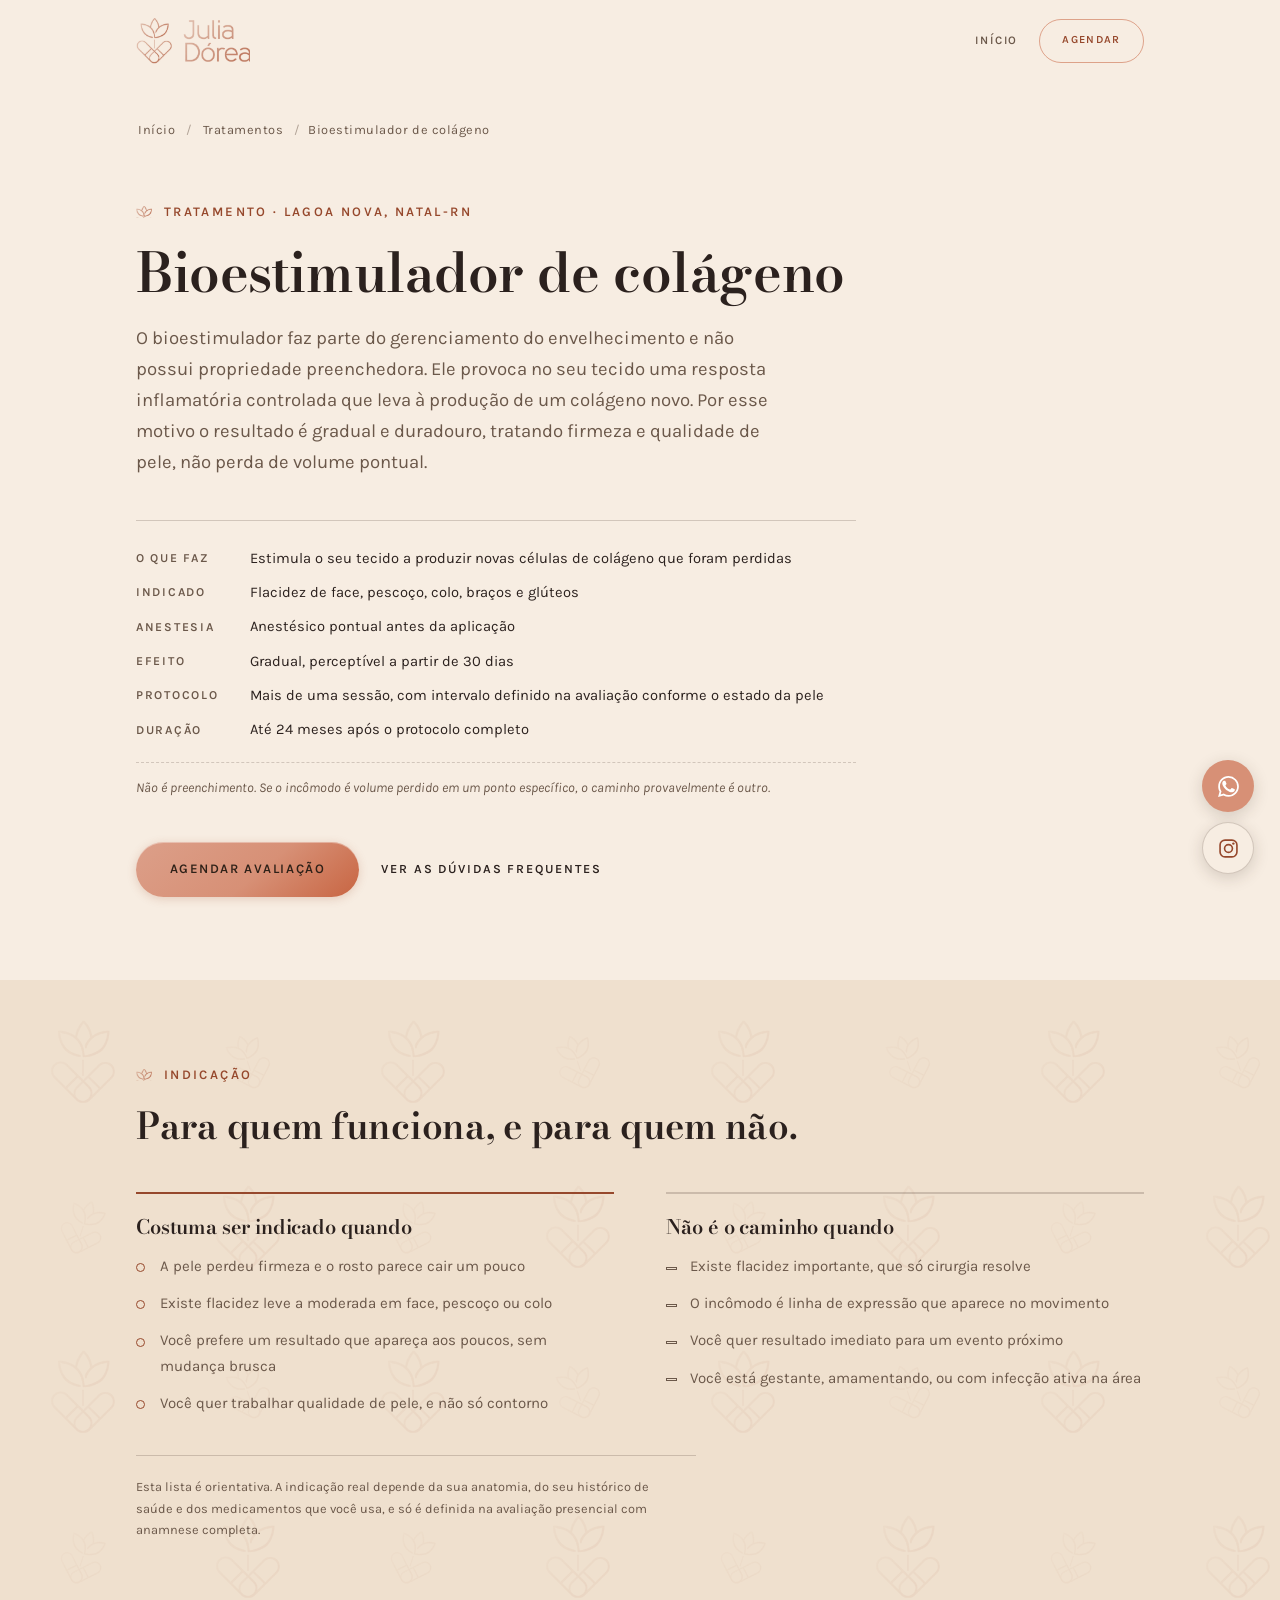
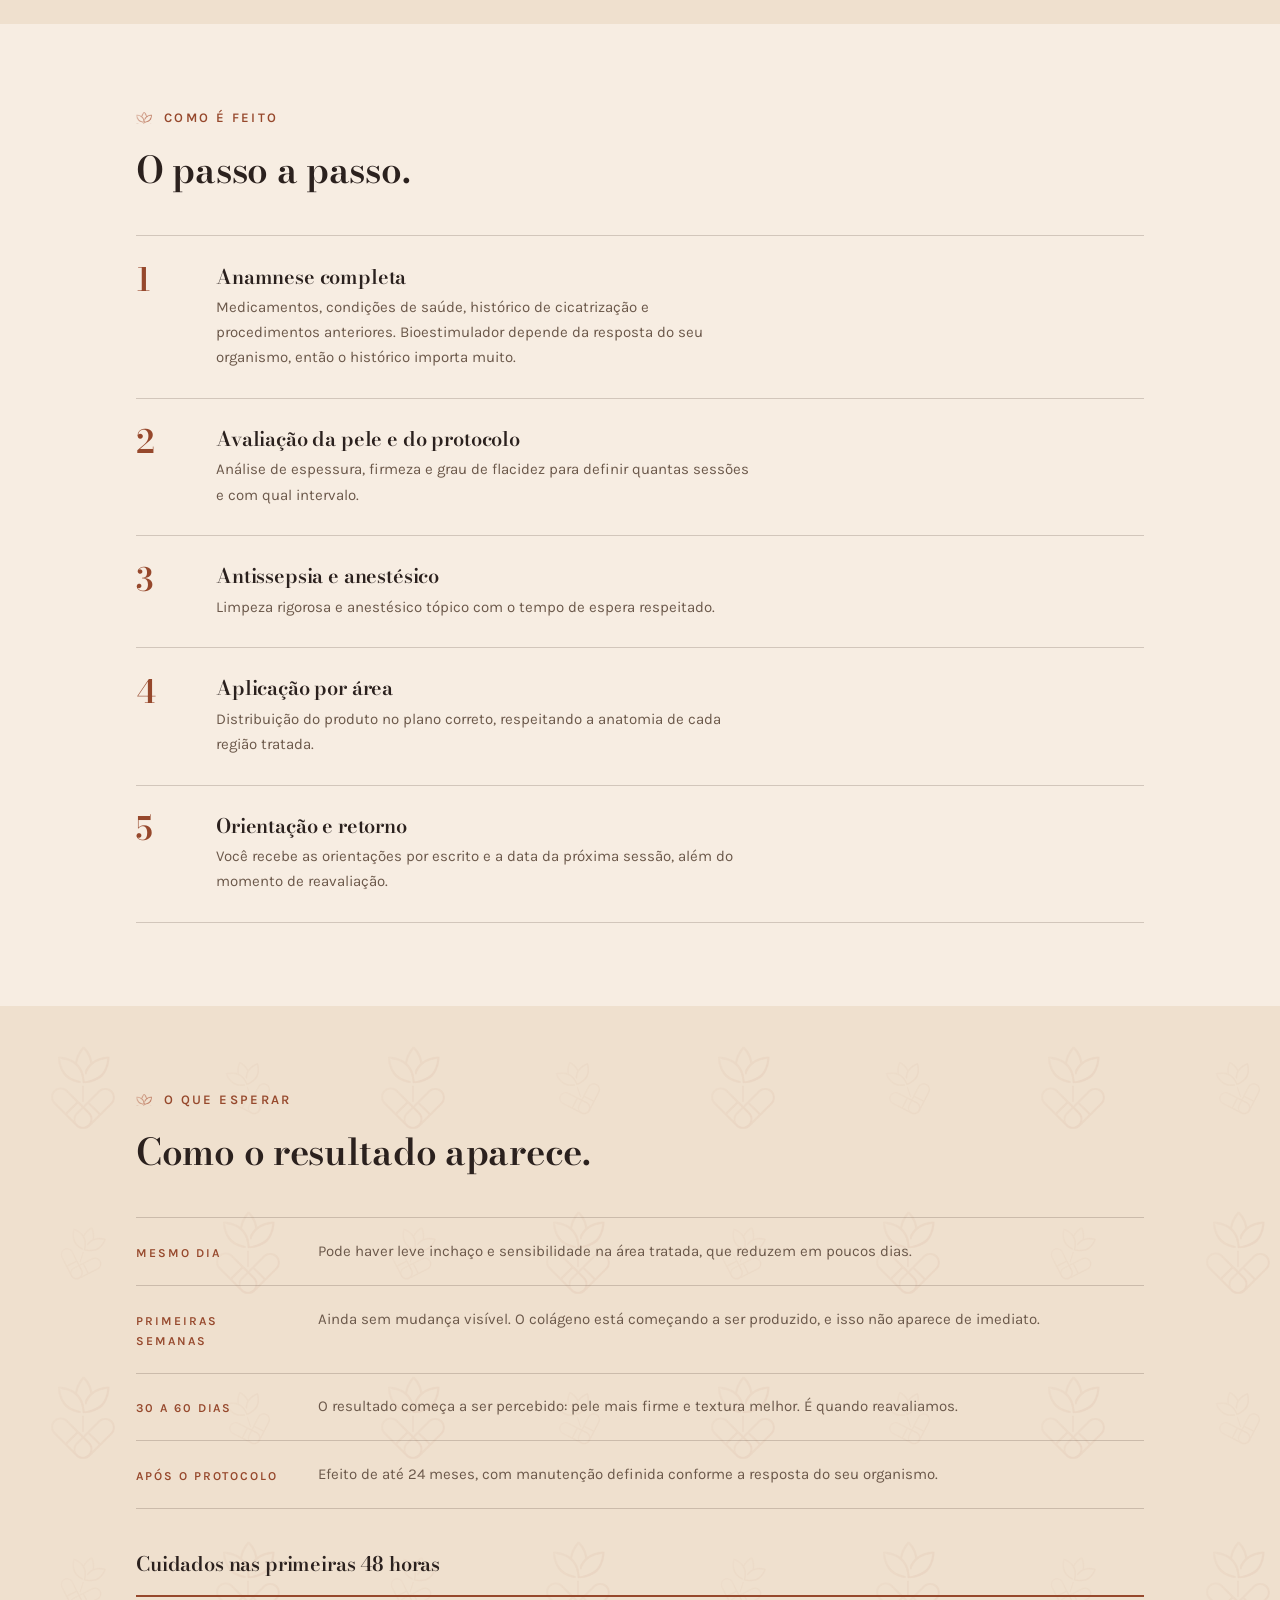
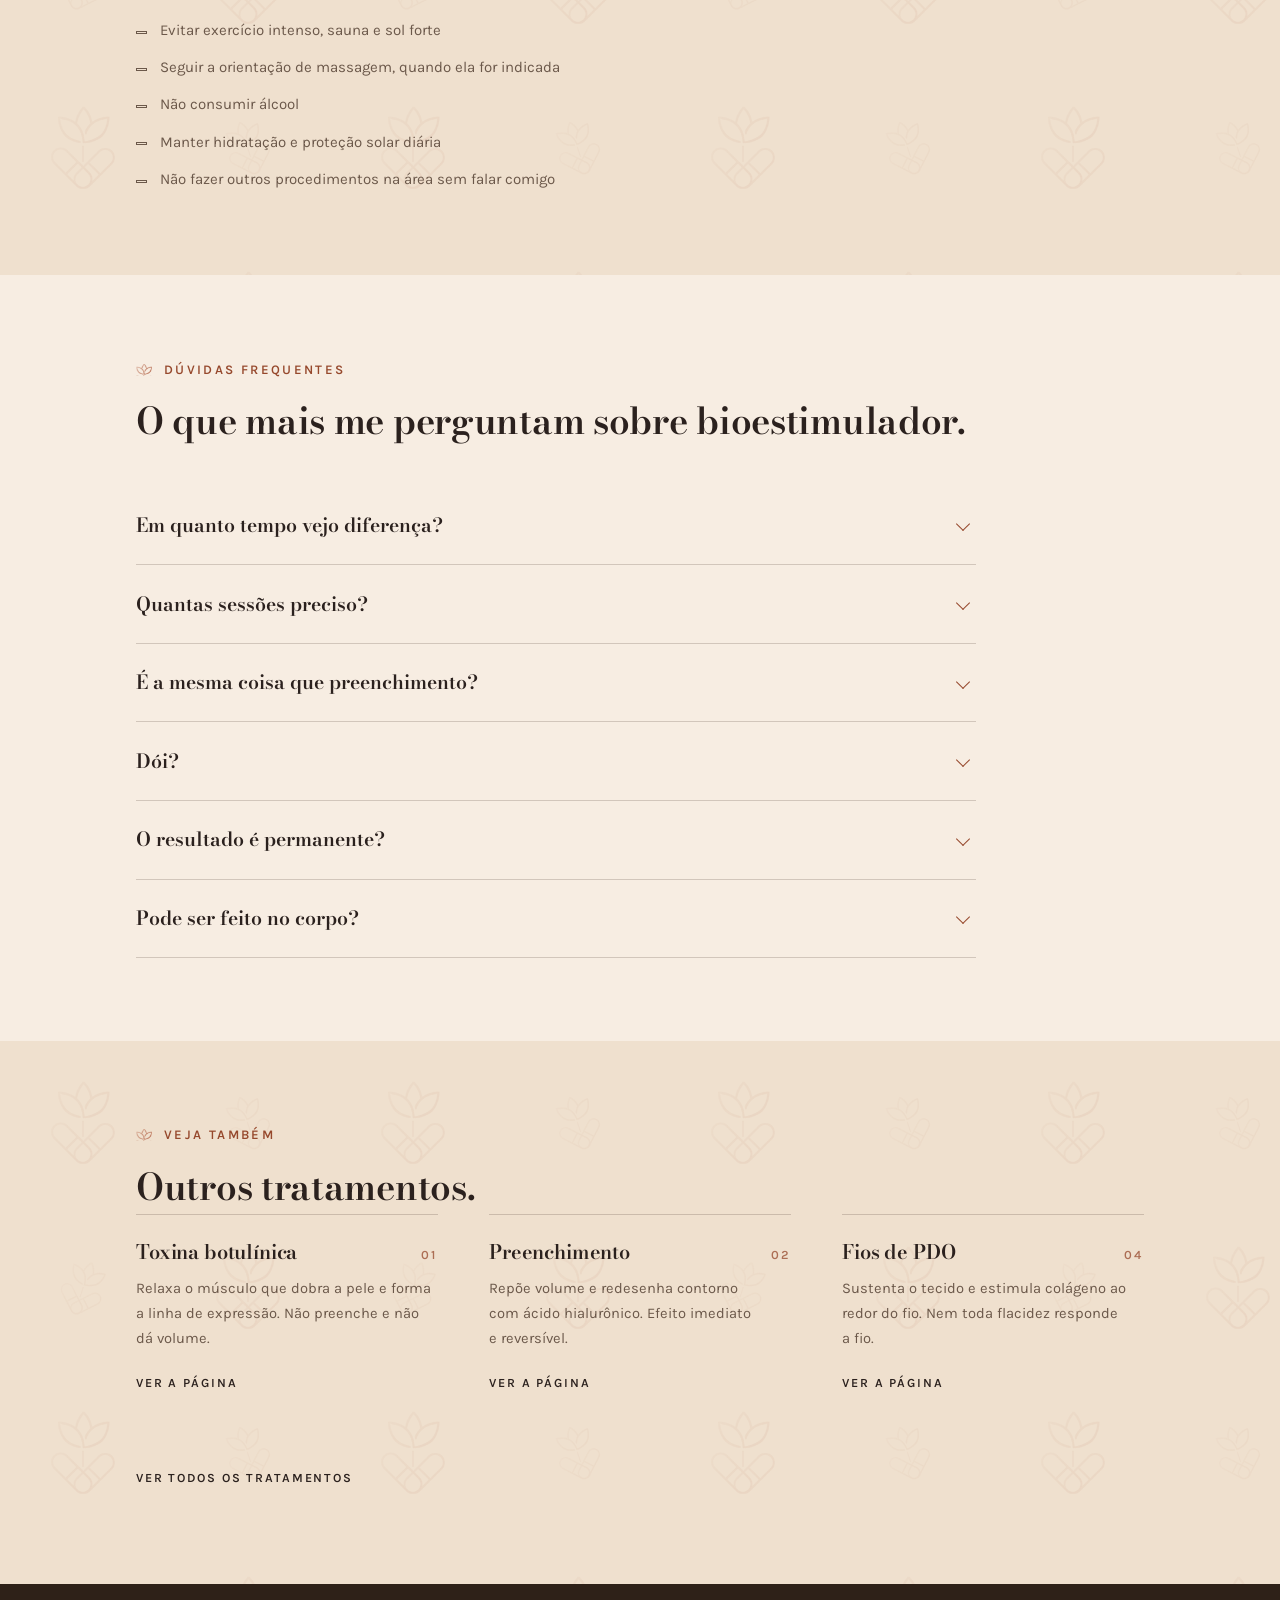
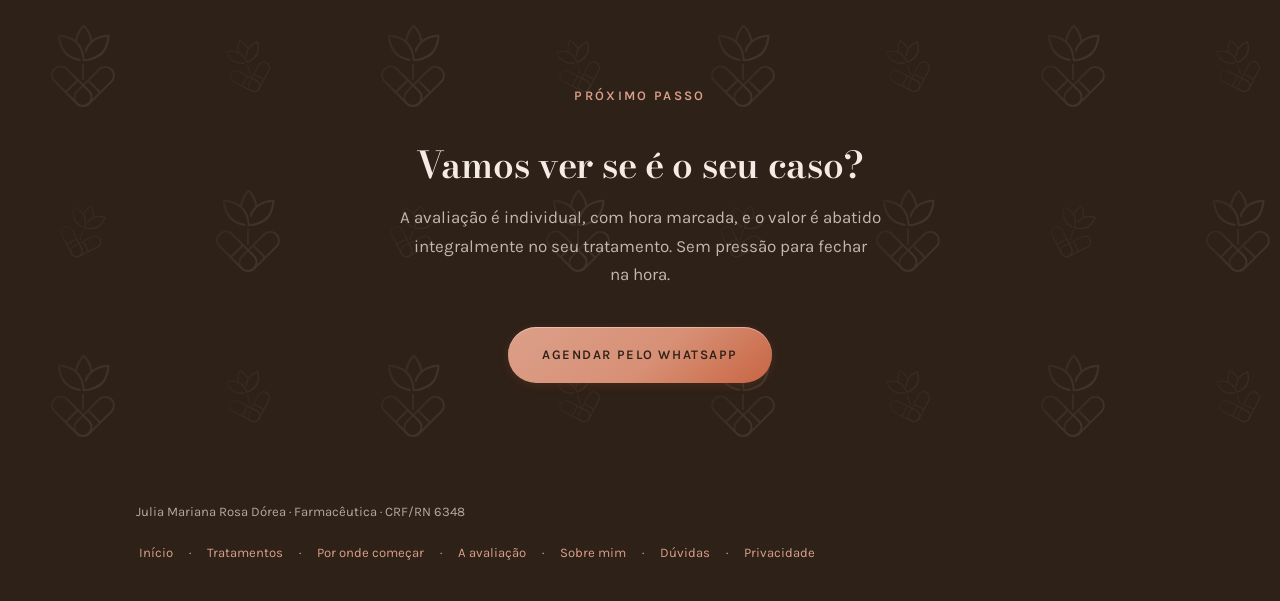
<file: tratamentos/bioestimulador-de-colageno.html>
<!DOCTYPE html>
<html lang="pt-BR">
<head>
<meta charset="UTF-8">
<meta name="viewport" content="width=device-width, initial-scale=1">
<title>Bioestimulador de colágeno em Natal-RN | Julia Dórea</title>
<meta name="description" content="Bioestimulador de colágeno em Lagoa Nova, Natal-RN, para flacidez de face, pescoço e colo. Ficha técnica, protocolo por sessões e dúvidas frequentes. Farmacêutica esteta, CRF/RN 6348.">
<link rel="canonical" href="https://SEU-DOMINIO.com.br/tratamentos/bioestimulador-de-colageno.html">
<link rel="icon" type="image/png" sizes="32x32" href="../img/icone-32.png">
<link rel="apple-touch-icon" sizes="180x180" href="../img/icone-180.png">
<meta name="theme-color" content="#F7EDE2">
<meta property="og:type" content="website">
<meta property="og:locale" content="pt_BR">
<meta property="og:title" content="Bioestimulador de colágeno em Natal-RN | Julia Dórea">
<meta property="og:description" content="Bioestimulador de colágeno em Lagoa Nova, Natal-RN, para flacidez de face, pescoço e colo. Ficha técnica, protocolo por sessões e dúvidas frequentes. Farmacêutica esteta, CRF/RN 6348.">
<meta property="og:image" content="https://SEU-DOMINIO.com.br/img/og.jpg">
<link rel="preconnect" href="https://fonts.googleapis.com">
<link rel="preconnect" href="https://fonts.gstatic.com" crossorigin>
<link href="https://fonts.googleapis.com/css2?family=Bodoni+Moda:ital,opsz,wght@0,6..96,400..900;1,6..96,400..900&family=Karla:wght@300;400;500;600&display=swap" rel="stylesheet">
<link rel="stylesheet" href="../css/paginas.css">
<script defer data-domain="SEU-DOMINIO.com.br" src="https://plausible.io/js/script.tagged-events.js"></script>
<script>
window.plausible=window.plausible||function(){(window.plausible.q=window.plausible.q||[]).push(arguments)};
(function(){var PIXEL="SEU_PIXEL_ID";if(PIXEL.indexOf("SEU_")===0)return;
!function(f,b,e,v,n,t,s){if(f.fbq)return;n=f.fbq=function(){n.callMethod?n.callMethod.apply(n,arguments):n.queue.push(arguments)};
if(!f._fbq)f._fbq=n;n.push=n;n.loaded=!0;n.version='2.0';n.queue=[];t=b.createElement(e);t.async=!0;t.src=v;
s=b.getElementsByTagName(e)[0];s.parentNode.insertBefore(t,s)}(window,document,'script','https://connect.facebook.net/pt_BR/fbevents.js');
fbq('init',PIXEL);fbq('track','PageView');})();
function registra(e,d){try{window.plausible(e,{props:d||{}})}catch(x){}
try{if(window.fbq)window.fbq('track',e==='Contato WhatsApp'?'Contact':'Lead',d||{})}catch(x){}}
</script>
</head>
<body>

<header>
  <nav class="nav">
    <a href="../index.html" class="marca" aria-label="Julia Dórea, ir para a página inicial">
      <img src="../img/logo-cabecalho.png" width="741" height="300" alt="Julia Dórea, Farmacêutica Esteta">
    </a>
    <a href="../index.html" class="voltar-inicio">Início</a>
    <a href="https://wa.me/5584987642744?text=Oi%2C%20Julia%21%20Estou%20lendo%20a%20p%C3%A1gina%20sobre%20bioestimulador%20e%20quero%20agendar." target="_blank" rel="noopener" class="btn zap" data-msg="Oi, Julia! Estou lendo a página sobre bioestimulador e quero agendar.">Agendar</a>
  </nav>
</header>

<div class="wrap trilha">
  <a href="../index.html">Início</a><span>/</span><a href="index.html">Tratamentos</a><span>/</span>Bioestimulador de colágeno
</div>

<section class="topo">
  <div class="wrap">
    <p class="olho">Tratamento · Lagoa Nova, Natal-RN</p>
    <h1>Bioestimulador de colágeno</h1>
    <p class="lead">O bioestimulador faz parte do gerenciamento do envelhecimento e não possui propriedade preenchedora. Ele provoca no seu tecido uma resposta inflamatória controlada que leva à produção de um colágeno novo. Por esse motivo o resultado é gradual e duradouro, tratando firmeza e qualidade de pele, não perda de volume pontual.</p>

    <div class="ficha">
      <dl><dt>O que faz</dt><dd>Estimula o seu tecido a produzir novas células de colágeno que foram perdidas</dd><dt>Indicado</dt><dd>Flacidez de face, pescoço, colo, braços e glúteos</dd><dt>Anestesia</dt><dd>Anestésico pontual antes da aplicação</dd><dt>Efeito</dt><dd>Gradual, perceptível a partir de 30 dias</dd><dt>Protocolo</dt><dd>Mais de uma sessão, com intervalo definido na avaliação conforme o estado da pele</dd><dt>Duração</dt><dd>Até 24 meses após o protocolo completo</dd></dl>
      <p class="nota">Não é preenchimento. Se o incômodo é volume perdido em um ponto específico, o caminho provavelmente é outro.</p>
    </div>

    <div class="acoes">
      <a href="https://wa.me/5584987642744?text=Oi%2C%20Julia%21%20Li%20o%20come%C3%A7o%20da%20p%C3%A1gina%20sobre%20bioestimulador%20e%20quero%20agendar%20minha%20avalia%C3%A7%C3%A3o." target="_blank" rel="noopener" class="btn zap" data-msg="Oi, Julia! Li o começo da página sobre bioestimulador e quero agendar minha avaliação.">Agendar avaliação</a>
      <a href="#duvidas" class="filete">Ver as dúvidas frequentes</a>
    </div>
  </div>
</section>

<section class="carvao">
  <div class="wrap">
    <p class="olho">Indicação</p>
    <h2>Para quem funciona, e para quem não.</h2>
    <div class="duas">
      <div><h3>Costuma ser indicado quando</h3><ul><li>A pele perdeu firmeza e o rosto parece cair um pouco</li><li>Existe flacidez leve a moderada em face, pescoço ou colo</li><li>Você prefere um resultado que apareça aos poucos, sem mudança brusca</li><li>Você quer trabalhar qualidade de pele, e não só contorno</li></ul></div>
      <div class="nao"><h3>Não é o caminho quando</h3><ul><li>Existe flacidez importante, que só cirurgia resolve</li><li>O incômodo é linha de expressão que aparece no movimento</li><li>Você quer resultado imediato para um evento próximo</li><li>Você está gestante, amamentando, ou com infecção ativa na área</li></ul></div>
    </div>
    <p class="aviso">Esta lista é orientativa. A indicação real depende da sua anatomia, do seu histórico de saúde e dos medicamentos que você usa, e só é definida na avaliação presencial com anamnese completa.</p>
  </div>
</section>

<section>
  <div class="wrap">
    <p class="olho">Como é feito</p>
    <h2>O passo a passo.</h2>
    <div class="etapas"><div class="etapa"><b>1</b><div><h3>Anamnese completa</h3><p>Medicamentos, condições de saúde, histórico de cicatrização e procedimentos anteriores. Bioestimulador depende da resposta do seu organismo, então o histórico importa muito.</p></div></div><div class="etapa"><b>2</b><div><h3>Avaliação da pele e do protocolo</h3><p>Análise de espessura, firmeza e grau de flacidez para definir quantas sessões e com qual intervalo.</p></div></div><div class="etapa"><b>3</b><div><h3>Antissepsia e anestésico</h3><p>Limpeza rigorosa e anestésico tópico com o tempo de espera respeitado.</p></div></div><div class="etapa"><b>4</b><div><h3>Aplicação por área</h3><p>Distribuição do produto no plano correto, respeitando a anatomia de cada região tratada.</p></div></div><div class="etapa"><b>5</b><div><h3>Orientação e retorno</h3><p>Você recebe as orientações por escrito e a data da próxima sessão, além do momento de reavaliação.</p></div></div></div>
  </div>
</section>

<section class="carvao">
  <div class="wrap">
    <p class="olho">O que esperar</p>
    <h2>Como o resultado aparece.</h2>
    <div class="linha-tempo"><div class="marco"><b>Mesmo dia</b><p>Pode haver leve inchaço e sensibilidade na área tratada, que reduzem em poucos dias.</p></div><div class="marco"><b>Primeiras semanas</b><p>Ainda sem mudança visível. O colágeno está começando a ser produzido, e isso não aparece de imediato.</p></div><div class="marco"><b>30 a 60 dias</b><p>O resultado começa a ser percebido: pele mais firme e textura melhor. É quando reavaliamos.</p></div><div class="marco"><b>Após o protocolo</b><p>Efeito de até 24 meses, com manutenção definida conforme a resposta do seu organismo.</p></div></div>
    <h3 style="margin-top:2.6rem">Cuidados nas primeiras 48 horas</h3>
    <div class="duas" style="margin-top:1.2rem">
      <div class="nao" style="border-top-color:var(--rose)"><ul><li>Evitar exercício intenso, sauna e sol forte</li><li>Seguir a orientação de massagem, quando ela for indicada</li><li>Não consumir álcool</li><li>Manter hidratação e proteção solar diária</li><li>Não fazer outros procedimentos na área sem falar comigo</li></ul></div>
    </div>
  </div>
</section>

<section id="duvidas">
  <div class="wrap">
    <p class="olho">Dúvidas frequentes</p>
    <h2>O que mais me perguntam sobre bioestimulador.</h2>
    <div class="faq"><details><summary>Em quanto tempo vejo diferença?</summary><div class="corpo">Entre 30 e 60 dias. Não é um tratamento de resultado imediato, e quem promete isso está descrevendo outra coisa. O colágeno leva tempo para ser produzido pelo seu organismo.</div></details><details><summary>Quantas sessões preciso?</summary><div class="corpo">Depende do grau de flacidez e da resposta do seu tecido. O número é definido na avaliação e revisto ao longo do protocolo, não fechado de antemão.</div></details><details><summary>É a mesma coisa que preenchimento?</summary><div class="corpo">Não. O preenchimento coloca volume com um produto. O bioestimulador provoca o seu corpo a produzir colágeno, e o volume que aparece é seu.</div></details><details><summary>Dói?</summary><div class="corpo">Uso anestésico tópico com o tempo de espera adequado. A maioria das pacientes descreve desconforto durante a aplicação e sensibilidade nas horas seguintes.</div></details><details><summary>O resultado é permanente?</summary><div class="corpo">Não. O colágeno produzido é seu, mas o envelhecimento continua. O efeito costuma durar até 24 meses após o protocolo completo, com manutenção depois.</div></details><details><summary>Pode ser feito no corpo?</summary><div class="corpo">Sim, em regiões como braços, colo e glúteos. A indicação e a quantidade mudam conforme a área.</div></details></div>
  </div>
</section>

<section class="carvao">
  <div class="wrap">
    <p class="olho">Veja também</p>
    <h2>Outros tratamentos.</h2>
    <div class="cartoes"><a class="cartao" href="toxina-botulinica.html"><div class="topo-cartao"><h3>Toxina botulínica</h3><span class="num">01</span></div><p>Relaxa o músculo que dobra a pele e forma a linha de expressão. Não preenche e não dá volume.</p><span class="ir">Ver a página</span></a><a class="cartao" href="preenchimento.html"><div class="topo-cartao"><h3>Preenchimento</h3><span class="num">02</span></div><p>Repõe volume e redesenha contorno com ácido hialurônico. Efeito imediato e reversível.</p><span class="ir">Ver a página</span></a><a class="cartao" href="fios-de-pdo.html"><div class="topo-cartao"><h3>Fios de PDO</h3><span class="num">04</span></div><p>Sustenta o tecido e estimula colágeno ao redor do fio. Nem toda flacidez responde a fio.</p><span class="ir">Ver a página</span></a></div>
    <div style="margin-top:2.2rem"><a href="index.html" class="filete">Ver todos os tratamentos</a></div>
  </div>
</section>

<section class="final">
  <div class="wrap">
    <p class="olho">Próximo passo</p>
    <h2>Vamos ver se é o seu caso?</h2>
    <p>A avaliação é individual, com hora marcada, e o valor é abatido integralmente no seu tratamento. Sem pressão para fechar na hora.</p>
    <a href="https://wa.me/5584987642744?text=Oi%2C%20Julia%21%20Cheguei%20ao%20fim%20da%20p%C3%A1gina%20sobre%20bioestimulador%20e%20quero%20agendar." target="_blank" rel="noopener" class="btn zap" data-msg="Oi, Julia! Cheguei ao fim da página sobre bioestimulador e quero agendar.">Agendar pelo WhatsApp</a>
  </div>
</section>

<footer>
  <div class="wrap pe">
    <p>Julia Mariana Rosa Dórea · Farmacêutica · CRF/RN 6348</p>
    <p><a href="../index.html">Início</a> · <a href="index.html">Tratamentos</a> · <a href="../orientacao.html">Por onde começar</a> · <a href="../avaliacao.html">A avaliação</a> · <a href="../sobre.html">Sobre mim</a> · <a href="../duvidas.html">Dúvidas</a> · <a href="../privacidade.html">Privacidade</a></p>
  </div>
</footer>

<div class="flutuantes">
  <a class="f-zap" href="https://wa.me/5584987642744?text=Oi%2C%20Julia%21%20Vim%20pelo%20bot%C3%A3o%20do%20site%20e%20quero%20agendar." target="_blank" rel="noopener" aria-label="Agendar pelo WhatsApp" title="Agendar pelo WhatsApp">
    <svg viewBox="0 0 24 24" fill="currentColor" aria-hidden="true"><path d="M17.47 14.38c-.3-.15-1.76-.87-2.03-.97-.27-.1-.47-.15-.67.15-.2.3-.77.96-.94 1.16-.17.2-.35.22-.64.07-.3-.15-1.25-.46-2.39-1.47-.88-.79-1.48-1.76-1.65-2.06-.17-.3-.02-.46.13-.61.13-.13.3-.35.45-.52.15-.17.2-.3.3-.5.1-.2.05-.37-.02-.52-.08-.15-.67-1.61-.92-2.21-.24-.58-.49-.5-.67-.51h-.57c-.2 0-.52.07-.79.37-.27.3-1.04 1.02-1.04 2.48s1.06 2.88 1.21 3.08c.15.2 2.09 3.2 5.08 4.48.71.31 1.26.49 1.69.63.71.22 1.36.19 1.87.12.57-.09 1.76-.72 2.01-1.42.25-.7.25-1.29.17-1.42-.07-.13-.27-.2-.57-.35zM12.04 2C6.58 2 2.13 6.45 2.13 11.91c0 1.75.46 3.45 1.32 4.95L2 22l5.25-1.38a9.87 9.87 0 004.79 1.22h.01c5.46 0 9.91-4.45 9.91-9.91 0-2.65-1.03-5.14-2.9-7.01A9.82 9.82 0 0012.04 2zm0 18.13h-.01a8.2 8.2 0 01-4.18-1.15l-.3-.18-3.11.82.83-3.04-.2-.31a8.18 8.18 0 01-1.26-4.36c0-4.54 3.7-8.24 8.24-8.24a8.18 8.18 0 015.82 2.42 8.18 8.18 0 012.41 5.83c0 4.54-3.7 8.21-8.24 8.21z"/></svg>
  </a>
  <a class="f-ig" href="https://instagram.com/drajuliadorea" target="_blank" rel="noopener" aria-label="Ver o Instagram @drajuliadorea" title="Instagram">
    <svg viewBox="0 0 24 24" fill="none" aria-hidden="true"><rect x="3.2" y="3.2" width="17.6" height="17.6" rx="5.2" stroke="currentColor" stroke-width="1.7"/><circle cx="12" cy="12" r="4.1" stroke="currentColor" stroke-width="1.7"/><circle cx="17.1" cy="6.9" r="1.25" fill="currentColor"/></svg>
  </a>
</div>

<div class="barra">
  <div><b>Avaliação com hora marcada</b>Valor abatido no tratamento</div>
  <a href="https://wa.me/5584987642744?text=Oi%2C%20Julia%21%20Estou%20na%20p%C3%A1gina%20sobre%20bioestimulador%20pelo%20celular%20e%20quero%20agendar." target="_blank" rel="noopener" class="btn zap" data-msg="Oi, Julia! Estou na página sobre bioestimulador pelo celular e quero agendar.">Agendar</a>
</div>

<script>
var cab=document.querySelector("header");
window.addEventListener("scroll",function(){cab.classList.toggle("desceu",window.scrollY>20)},{passive:true});
var ds=document.querySelectorAll(".faq details");
ds.forEach(function(d){d.addEventListener("toggle",function(){if(d.open)ds.forEach(function(o){if(o!==d)o.open=false})})});
const WHATSAPP="5584987642744";
/* href já vem pronto no HTML; o JS apenas confirma e registra */
document.querySelectorAll(".zap").forEach(function(el){
  if(el.dataset.msg) el.href="https://wa.me/"+WHATSAPP+"?text="+encodeURIComponent(el.dataset.msg);
  el.addEventListener("click",function(){ if(window.registra) registra("Contato WhatsApp",{origem:document.title.split(" |")[0]}); });
});
</script>

<script type="application/ld+json">{"@context": "https://schema.org", "@type": "BreadcrumbList", "itemListElement": [{"@type": "ListItem", "position": 1, "name": "Início", "item": "https://SEU-DOMINIO.com.br/"}, {"@type": "ListItem", "position": 2, "name": "Tratamentos", "item": "https://SEU-DOMINIO.com.br/tratamentos/"}, {"@type": "ListItem", "position": 3, "name": "Bioestimulador de colágeno"}]}</script>
<script type="application/ld+json">{"@context": "https://schema.org", "@type": "FAQPage", "mainEntity": [{"@type": "Question", "name": "Em quanto tempo vejo diferença?", "acceptedAnswer": {"@type": "Answer", "text": "Entre 30 e 60 dias. Não é um tratamento de resultado imediato, e quem promete isso está descrevendo outra coisa. O colágeno leva tempo para ser produzido pelo seu organismo."}}, {"@type": "Question", "name": "Quantas sessões preciso?", "acceptedAnswer": {"@type": "Answer", "text": "Depende do grau de flacidez e da resposta do seu tecido. O número é definido na avaliação e revisto ao longo do protocolo, não fechado de antemão."}}, {"@type": "Question", "name": "É a mesma coisa que preenchimento?", "acceptedAnswer": {"@type": "Answer", "text": "Não. O preenchimento coloca volume com um produto. O bioestimulador provoca o seu corpo a produzir colágeno, e o volume que aparece é seu."}}, {"@type": "Question", "name": "Dói?", "acceptedAnswer": {"@type": "Answer", "text": "Uso anestésico tópico com o tempo de espera adequado. A maioria das pacientes descreve desconforto durante a aplicação e sensibilidade nas horas seguintes."}}, {"@type": "Question", "name": "O resultado é permanente?", "acceptedAnswer": {"@type": "Answer", "text": "Não. O colágeno produzido é seu, mas o envelhecimento continua. O efeito costuma durar até 24 meses após o protocolo completo, com manutenção depois."}}, {"@type": "Question", "name": "Pode ser feito no corpo?", "acceptedAnswer": {"@type": "Answer", "text": "Sim, em regiões como braços, colo e glúteos. A indicação e a quantidade mudam conforme a área."}}]}</script>
</body>
</html>
</file>
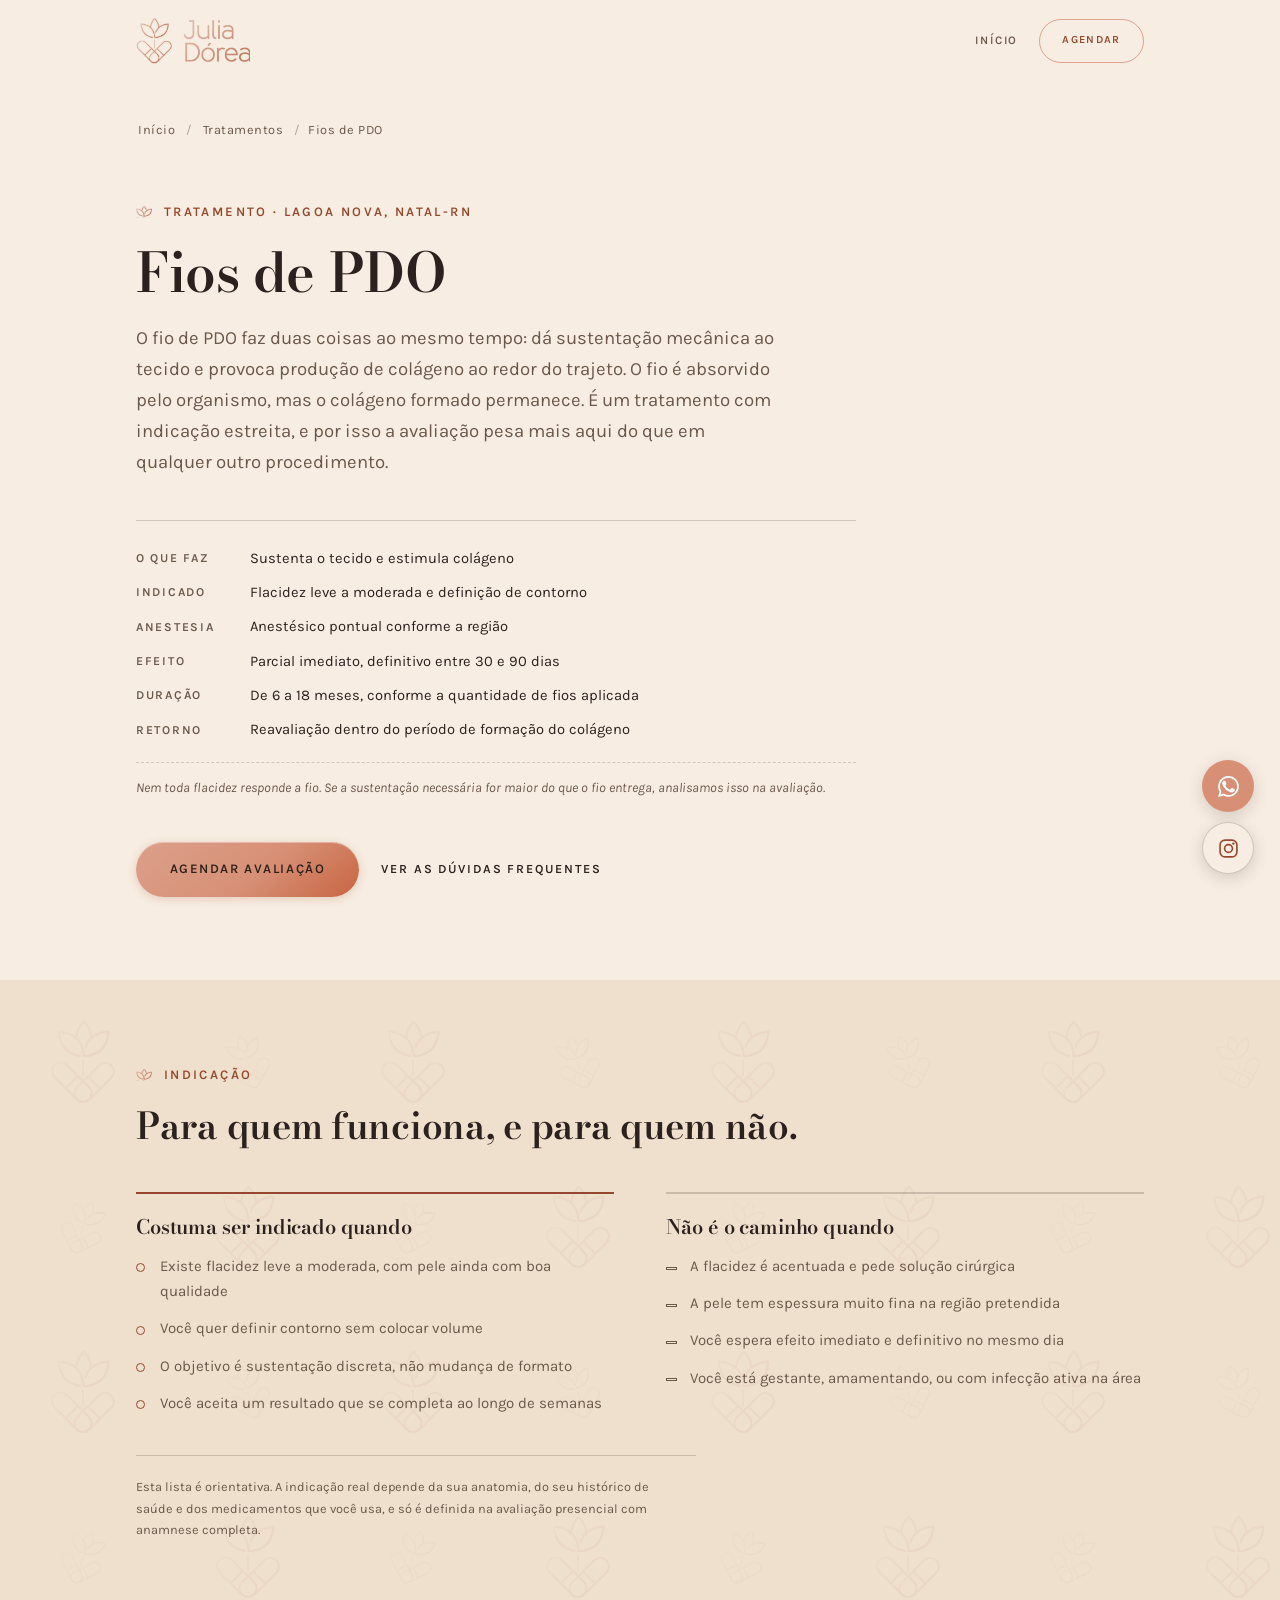
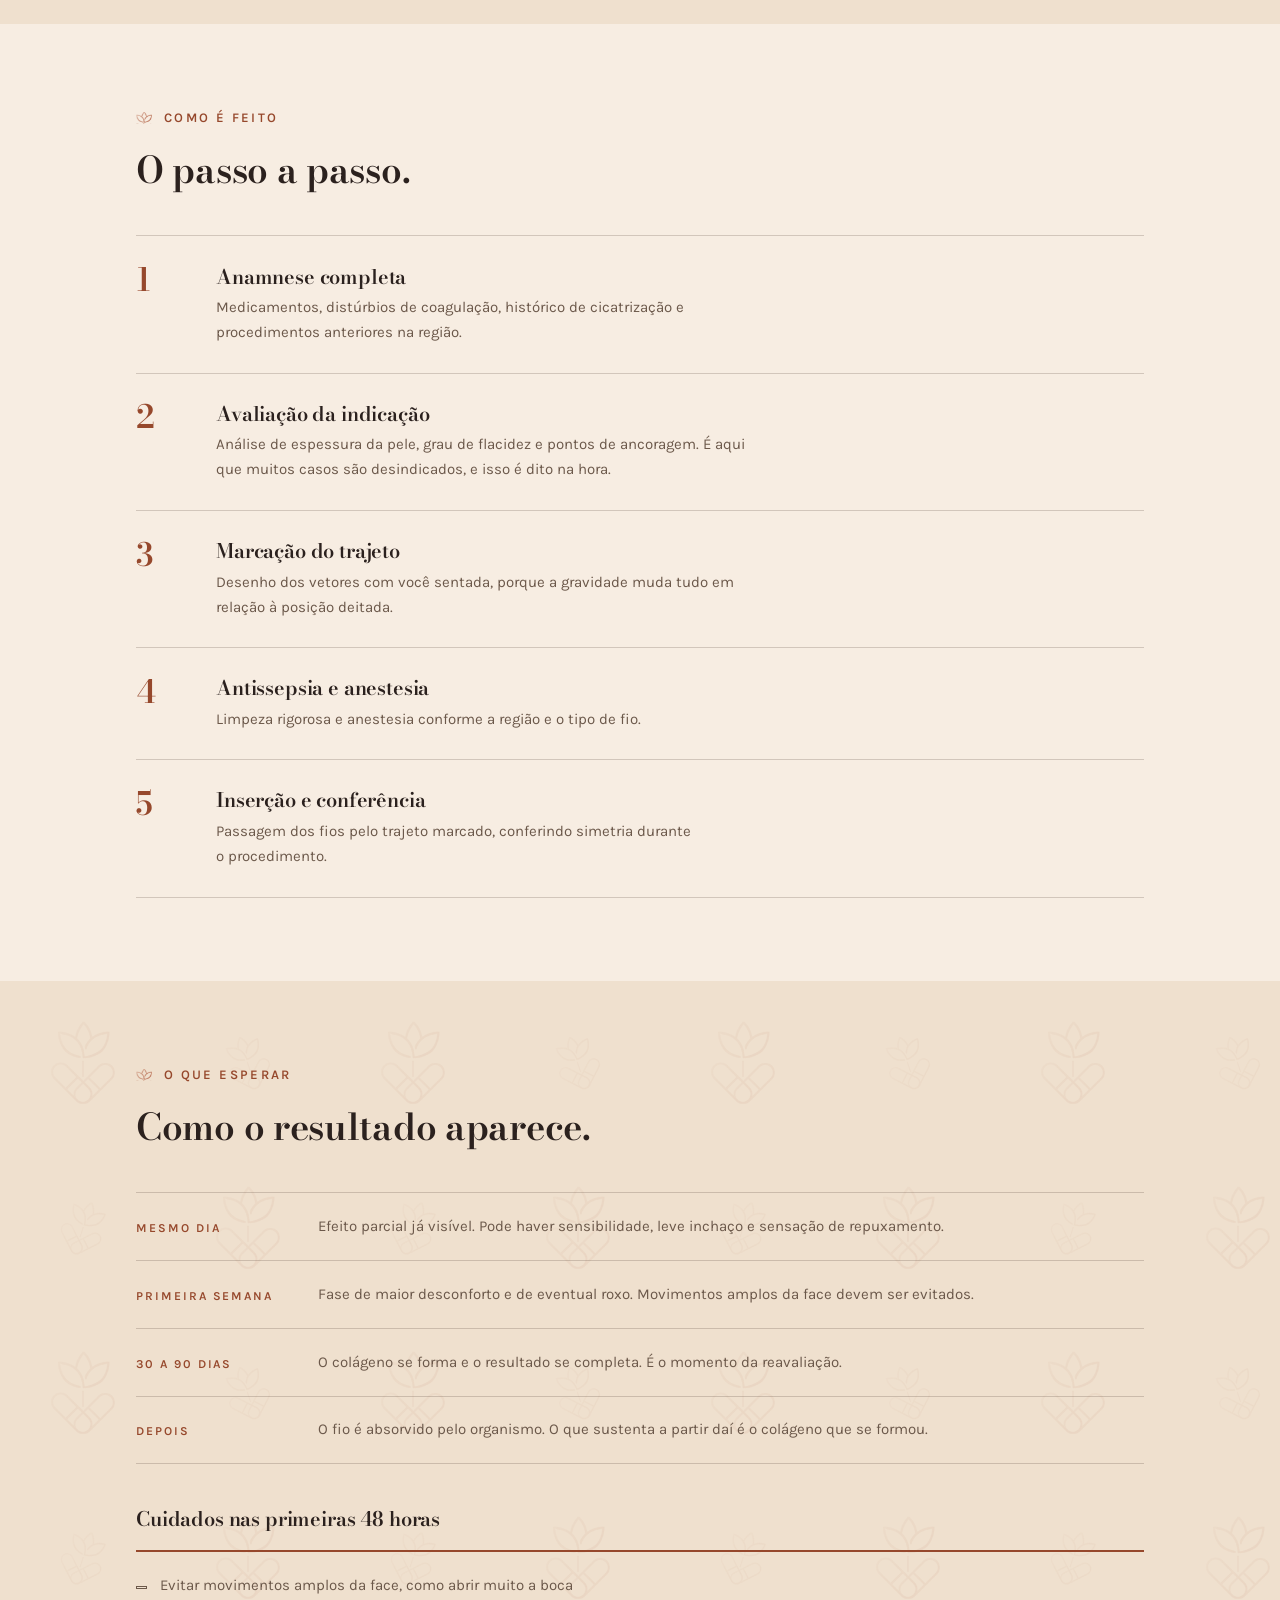
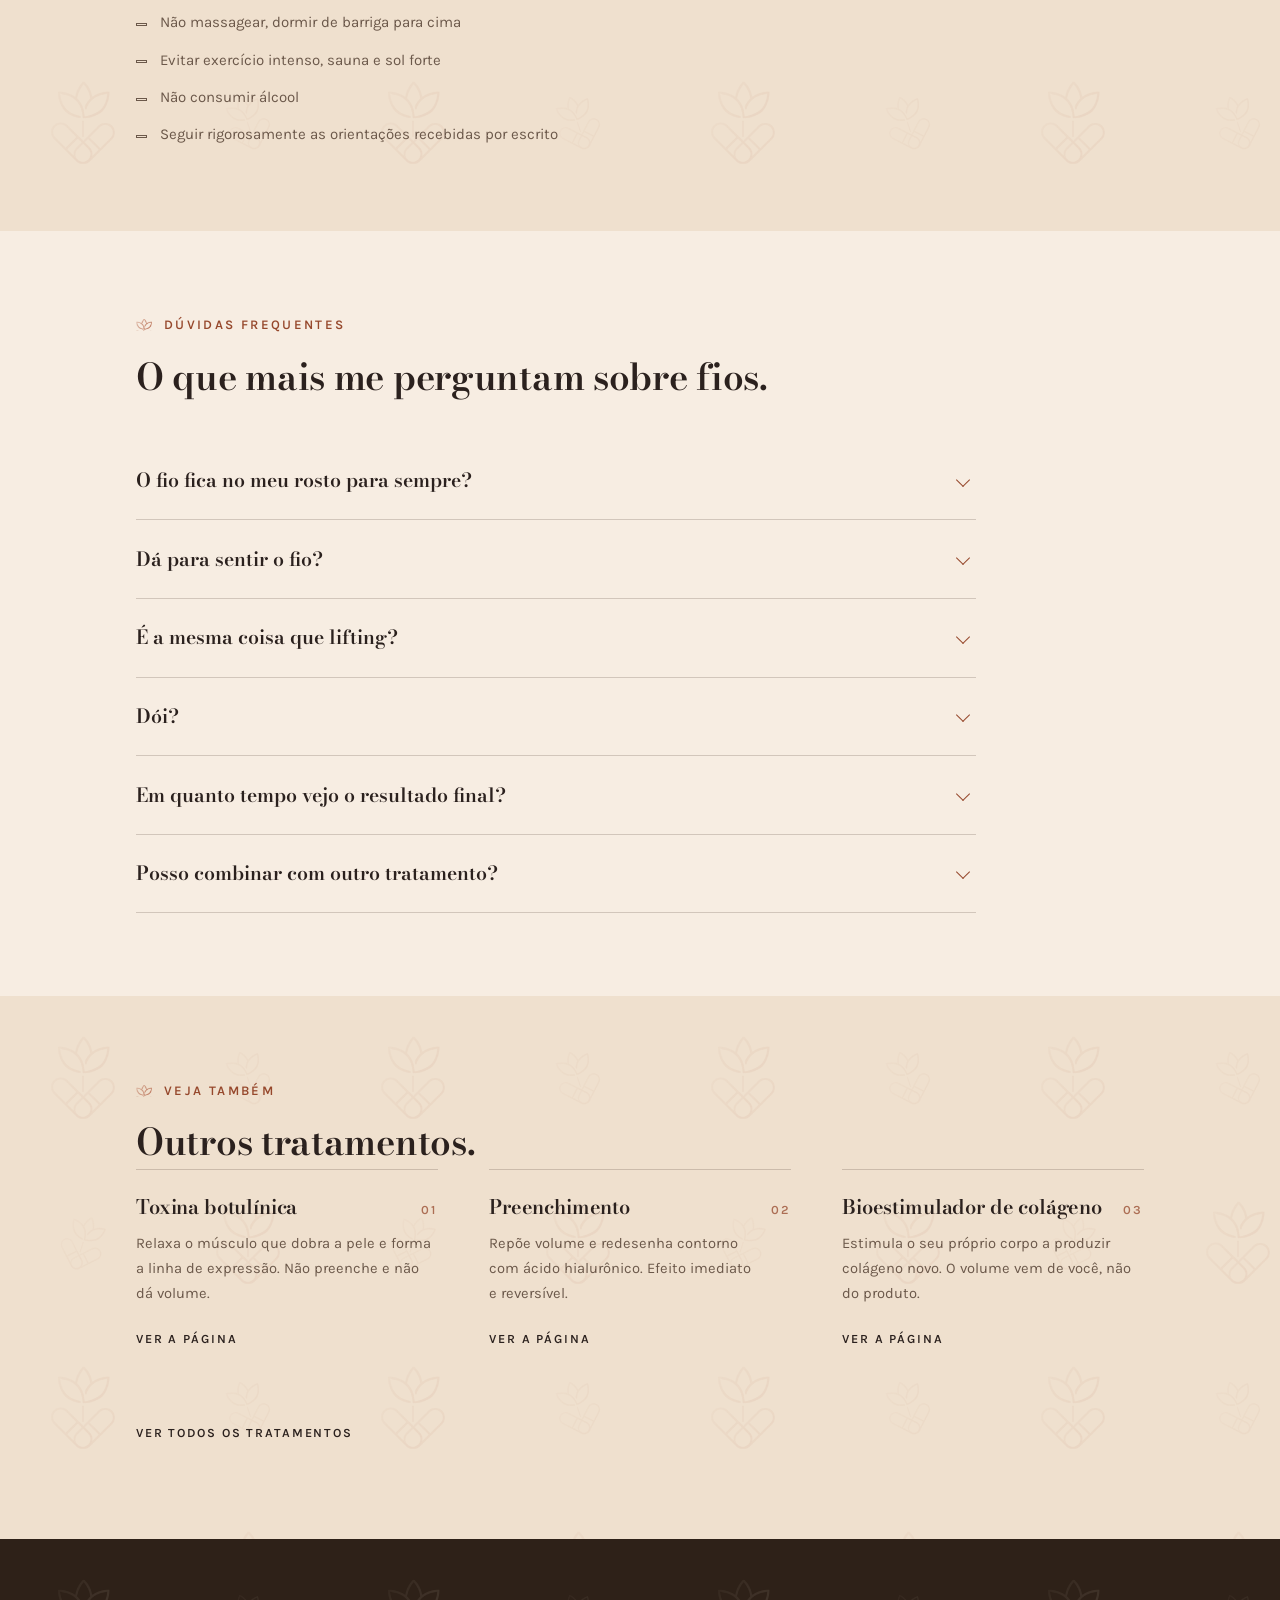
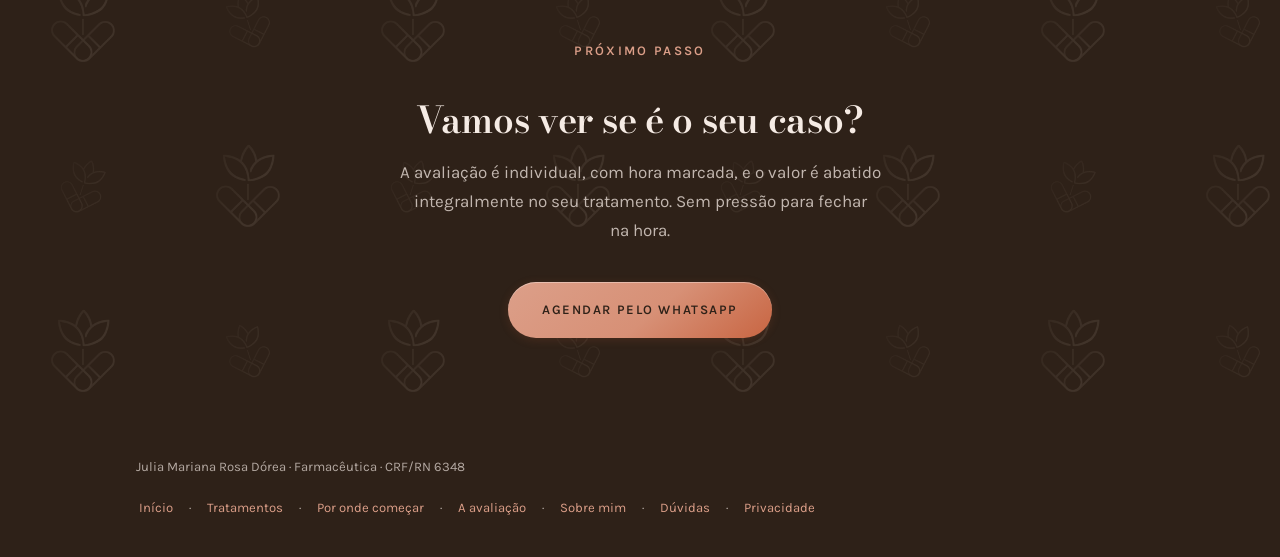
<file: tratamentos/fios-de-pdo.html>
<!DOCTYPE html>
<html lang="pt-BR">
<head>
<meta charset="UTF-8">
<meta name="viewport" content="width=device-width, initial-scale=1">
<title>Fios de PDO em Natal-RN | Julia Dórea, farmacêutica esteta</title>
<meta name="description" content="Fios de PDO em Lagoa Nova, Natal-RN, para sustentação e definição de contorno. Ficha técnica, o que esperar e dúvidas frequentes. Farmacêutica esteta, CRF/RN 6348.">
<link rel="canonical" href="https://SEU-DOMINIO.com.br/tratamentos/fios-de-pdo.html">
<link rel="icon" type="image/png" sizes="32x32" href="../img/icone-32.png">
<link rel="apple-touch-icon" sizes="180x180" href="../img/icone-180.png">
<meta name="theme-color" content="#F7EDE2">
<meta property="og:type" content="website">
<meta property="og:locale" content="pt_BR">
<meta property="og:title" content="Fios de PDO em Natal-RN | Julia Dórea, farmacêutica esteta">
<meta property="og:description" content="Fios de PDO em Lagoa Nova, Natal-RN, para sustentação e definição de contorno. Ficha técnica, o que esperar e dúvidas frequentes. Farmacêutica esteta, CRF/RN 6348.">
<meta property="og:image" content="https://SEU-DOMINIO.com.br/img/og.jpg">
<link rel="preconnect" href="https://fonts.googleapis.com">
<link rel="preconnect" href="https://fonts.gstatic.com" crossorigin>
<link href="https://fonts.googleapis.com/css2?family=Bodoni+Moda:ital,opsz,wght@0,6..96,400..900;1,6..96,400..900&family=Karla:wght@300;400;500;600&display=swap" rel="stylesheet">
<link rel="stylesheet" href="../css/paginas.css">
<script defer data-domain="SEU-DOMINIO.com.br" src="https://plausible.io/js/script.tagged-events.js"></script>
<script>
window.plausible=window.plausible||function(){(window.plausible.q=window.plausible.q||[]).push(arguments)};
(function(){var PIXEL="SEU_PIXEL_ID";if(PIXEL.indexOf("SEU_")===0)return;
!function(f,b,e,v,n,t,s){if(f.fbq)return;n=f.fbq=function(){n.callMethod?n.callMethod.apply(n,arguments):n.queue.push(arguments)};
if(!f._fbq)f._fbq=n;n.push=n;n.loaded=!0;n.version='2.0';n.queue=[];t=b.createElement(e);t.async=!0;t.src=v;
s=b.getElementsByTagName(e)[0];s.parentNode.insertBefore(t,s)}(window,document,'script','https://connect.facebook.net/pt_BR/fbevents.js');
fbq('init',PIXEL);fbq('track','PageView');})();
function registra(e,d){try{window.plausible(e,{props:d||{}})}catch(x){}
try{if(window.fbq)window.fbq('track',e==='Contato WhatsApp'?'Contact':'Lead',d||{})}catch(x){}}
</script>
</head>
<body>

<header>
  <nav class="nav">
    <a href="../index.html" class="marca" aria-label="Julia Dórea, ir para a página inicial">
      <img src="../img/logo-cabecalho.png" width="741" height="300" alt="Julia Dórea, Farmacêutica Esteta">
    </a>
    <a href="../index.html" class="voltar-inicio">Início</a>
    <a href="https://wa.me/5584987642744?text=Oi%2C%20Julia%21%20Estou%20lendo%20a%20p%C3%A1gina%20sobre%20fios%20de%20PDO%20e%20quero%20agendar." target="_blank" rel="noopener" class="btn zap" data-msg="Oi, Julia! Estou lendo a página sobre fios de PDO e quero agendar.">Agendar</a>
  </nav>
</header>

<div class="wrap trilha">
  <a href="../index.html">Início</a><span>/</span><a href="index.html">Tratamentos</a><span>/</span>Fios de PDO
</div>

<section class="topo">
  <div class="wrap">
    <p class="olho">Tratamento · Lagoa Nova, Natal-RN</p>
    <h1>Fios de PDO</h1>
    <p class="lead">O fio de PDO faz duas coisas ao mesmo tempo: dá sustentação mecânica ao tecido e provoca produção de colágeno ao redor do trajeto. O fio é absorvido pelo organismo, mas o colágeno formado permanece. É um tratamento com indicação estreita, e por isso a avaliação pesa mais aqui do que em qualquer outro procedimento.</p>

    <div class="ficha">
      <dl><dt>O que faz</dt><dd>Sustenta o tecido e estimula colágeno</dd><dt>Indicado</dt><dd>Flacidez leve a moderada e definição de contorno</dd><dt>Anestesia</dt><dd>Anestésico pontual conforme a região</dd><dt>Efeito</dt><dd>Parcial imediato, definitivo entre 30 e 90 dias</dd><dt>Duração</dt><dd>De 6 a 18 meses, conforme a quantidade de fios aplicada</dd><dt>Retorno</dt><dd>Reavaliação dentro do período de formação do colágeno</dd></dl>
      <p class="nota">Nem toda flacidez responde a fio. Se a sustentação necessária for maior do que o fio entrega, analisamos isso na avaliação.</p>
    </div>

    <div class="acoes">
      <a href="https://wa.me/5584987642744?text=Oi%2C%20Julia%21%20Li%20o%20come%C3%A7o%20da%20p%C3%A1gina%20sobre%20fios%20de%20PDO%20e%20quero%20agendar%20minha%20avalia%C3%A7%C3%A3o." target="_blank" rel="noopener" class="btn zap" data-msg="Oi, Julia! Li o começo da página sobre fios de PDO e quero agendar minha avaliação.">Agendar avaliação</a>
      <a href="#duvidas" class="filete">Ver as dúvidas frequentes</a>
    </div>
  </div>
</section>

<section class="carvao">
  <div class="wrap">
    <p class="olho">Indicação</p>
    <h2>Para quem funciona, e para quem não.</h2>
    <div class="duas">
      <div><h3>Costuma ser indicado quando</h3><ul><li>Existe flacidez leve a moderada, com pele ainda com boa qualidade</li><li>Você quer definir contorno sem colocar volume</li><li>O objetivo é sustentação discreta, não mudança de formato</li><li>Você aceita um resultado que se completa ao longo de semanas</li></ul></div>
      <div class="nao"><h3>Não é o caminho quando</h3><ul><li>A flacidez é acentuada e pede solução cirúrgica</li><li>A pele tem espessura muito fina na região pretendida</li><li>Você espera efeito imediato e definitivo no mesmo dia</li><li>Você está gestante, amamentando, ou com infecção ativa na área</li></ul></div>
    </div>
    <p class="aviso">Esta lista é orientativa. A indicação real depende da sua anatomia, do seu histórico de saúde e dos medicamentos que você usa, e só é definida na avaliação presencial com anamnese completa.</p>
  </div>
</section>

<section>
  <div class="wrap">
    <p class="olho">Como é feito</p>
    <h2>O passo a passo.</h2>
    <div class="etapas"><div class="etapa"><b>1</b><div><h3>Anamnese completa</h3><p>Medicamentos, distúrbios de coagulação, histórico de cicatrização e procedimentos anteriores na região.</p></div></div><div class="etapa"><b>2</b><div><h3>Avaliação da indicação</h3><p>Análise de espessura da pele, grau de flacidez e pontos de ancoragem. É aqui que muitos casos são desindicados, e isso é dito na hora.</p></div></div><div class="etapa"><b>3</b><div><h3>Marcação do trajeto</h3><p>Desenho dos vetores com você sentada, porque a gravidade muda tudo em relação à posição deitada.</p></div></div><div class="etapa"><b>4</b><div><h3>Antissepsia e anestesia</h3><p>Limpeza rigorosa e anestesia conforme a região e o tipo de fio.</p></div></div><div class="etapa"><b>5</b><div><h3>Inserção e conferência</h3><p>Passagem dos fios pelo trajeto marcado, conferindo simetria durante o procedimento.</p></div></div></div>
  </div>
</section>

<section class="carvao">
  <div class="wrap">
    <p class="olho">O que esperar</p>
    <h2>Como o resultado aparece.</h2>
    <div class="linha-tempo"><div class="marco"><b>Mesmo dia</b><p>Efeito parcial já visível. Pode haver sensibilidade, leve inchaço e sensação de repuxamento.</p></div><div class="marco"><b>Primeira semana</b><p>Fase de maior desconforto e de eventual roxo. Movimentos amplos da face devem ser evitados.</p></div><div class="marco"><b>30 a 90 dias</b><p>O colágeno se forma e o resultado se completa. É o momento da reavaliação.</p></div><div class="marco"><b>Depois</b><p>O fio é absorvido pelo organismo. O que sustenta a partir daí é o colágeno que se formou.</p></div></div>
    <h3 style="margin-top:2.6rem">Cuidados nas primeiras 48 horas</h3>
    <div class="duas" style="margin-top:1.2rem">
      <div class="nao" style="border-top-color:var(--rose)"><ul><li>Evitar movimentos amplos da face, como abrir muito a boca</li><li>Não massagear, dormir de barriga para cima</li><li>Evitar exercício intenso, sauna e sol forte</li><li>Não consumir álcool</li><li>Seguir rigorosamente as orientações recebidas por escrito</li></ul></div>
    </div>
  </div>
</section>

<section id="duvidas">
  <div class="wrap">
    <p class="olho">Dúvidas frequentes</p>
    <h2>O que mais me perguntam sobre fios.</h2>
    <div class="faq"><details><summary>O fio fica no meu rosto para sempre?</summary><div class="corpo">Não. O PDO é absorvido pelo organismo ao longo dos meses. O que permanece é o colágeno que se formou ao redor do trajeto dele.</div></details><details><summary>Dá para sentir o fio?</summary><div class="corpo">Nos primeiros dias é comum sentir a região e perceber repuxamento em alguns movimentos. Isso reduz conforme o tecido acomoda.</div></details><details><summary>É a mesma coisa que lifting?</summary><div class="corpo">Não. Fio dá sustentação em flacidez leve a moderada. Se a flacidez for acentuada, o resultado fica aquém e a indicação correta é cirúrgica.</div></details><details><summary>Dói?</summary><div class="corpo">A anestesia é feita conforme a região e o tipo de fio. O desconforto maior costuma ser nos primeiros dias, não durante o procedimento.</div></details><details><summary>Em quanto tempo vejo o resultado final?</summary><div class="corpo">Entre 30 e 90 dias, que é o tempo de formação do colágeno. O efeito do primeiro dia é parcial e não representa o final.</div></details><details><summary>Posso combinar com outro tratamento?</summary><div class="corpo">Em alguns casos sim, mas isso depende do que a sua pele precisa e da ordem correta entre os tratamentos. É definido na avaliação.</div></details></div>
  </div>
</section>

<section class="carvao">
  <div class="wrap">
    <p class="olho">Veja também</p>
    <h2>Outros tratamentos.</h2>
    <div class="cartoes"><a class="cartao" href="toxina-botulinica.html"><div class="topo-cartao"><h3>Toxina botulínica</h3><span class="num">01</span></div><p>Relaxa o músculo que dobra a pele e forma a linha de expressão. Não preenche e não dá volume.</p><span class="ir">Ver a página</span></a><a class="cartao" href="preenchimento.html"><div class="topo-cartao"><h3>Preenchimento</h3><span class="num">02</span></div><p>Repõe volume e redesenha contorno com ácido hialurônico. Efeito imediato e reversível.</p><span class="ir">Ver a página</span></a><a class="cartao" href="bioestimulador-de-colageno.html"><div class="topo-cartao"><h3>Bioestimulador de colágeno</h3><span class="num">03</span></div><p>Estimula o seu próprio corpo a produzir colágeno novo. O volume vem de você, não do produto.</p><span class="ir">Ver a página</span></a></div>
    <div style="margin-top:2.2rem"><a href="index.html" class="filete">Ver todos os tratamentos</a></div>
  </div>
</section>

<section class="final">
  <div class="wrap">
    <p class="olho">Próximo passo</p>
    <h2>Vamos ver se é o seu caso?</h2>
    <p>A avaliação é individual, com hora marcada, e o valor é abatido integralmente no seu tratamento. Sem pressão para fechar na hora.</p>
    <a href="https://wa.me/5584987642744?text=Oi%2C%20Julia%21%20Cheguei%20ao%20fim%20da%20p%C3%A1gina%20sobre%20fios%20de%20PDO%20e%20quero%20agendar." target="_blank" rel="noopener" class="btn zap" data-msg="Oi, Julia! Cheguei ao fim da página sobre fios de PDO e quero agendar.">Agendar pelo WhatsApp</a>
  </div>
</section>

<footer>
  <div class="wrap pe">
    <p>Julia Mariana Rosa Dórea · Farmacêutica · CRF/RN 6348</p>
    <p><a href="../index.html">Início</a> · <a href="index.html">Tratamentos</a> · <a href="../orientacao.html">Por onde começar</a> · <a href="../avaliacao.html">A avaliação</a> · <a href="../sobre.html">Sobre mim</a> · <a href="../duvidas.html">Dúvidas</a> · <a href="../privacidade.html">Privacidade</a></p>
  </div>
</footer>

<div class="flutuantes">
  <a class="f-zap" href="https://wa.me/5584987642744?text=Oi%2C%20Julia%21%20Vim%20pelo%20bot%C3%A3o%20do%20site%20e%20quero%20agendar." target="_blank" rel="noopener" aria-label="Agendar pelo WhatsApp" title="Agendar pelo WhatsApp">
    <svg viewBox="0 0 24 24" fill="currentColor" aria-hidden="true"><path d="M17.47 14.38c-.3-.15-1.76-.87-2.03-.97-.27-.1-.47-.15-.67.15-.2.3-.77.96-.94 1.16-.17.2-.35.22-.64.07-.3-.15-1.25-.46-2.39-1.47-.88-.79-1.48-1.76-1.65-2.06-.17-.3-.02-.46.13-.61.13-.13.3-.35.45-.52.15-.17.2-.3.3-.5.1-.2.05-.37-.02-.52-.08-.15-.67-1.61-.92-2.21-.24-.58-.49-.5-.67-.51h-.57c-.2 0-.52.07-.79.37-.27.3-1.04 1.02-1.04 2.48s1.06 2.88 1.21 3.08c.15.2 2.09 3.2 5.08 4.48.71.31 1.26.49 1.69.63.71.22 1.36.19 1.87.12.57-.09 1.76-.72 2.01-1.42.25-.7.25-1.29.17-1.42-.07-.13-.27-.2-.57-.35zM12.04 2C6.58 2 2.13 6.45 2.13 11.91c0 1.75.46 3.45 1.32 4.95L2 22l5.25-1.38a9.87 9.87 0 004.79 1.22h.01c5.46 0 9.91-4.45 9.91-9.91 0-2.65-1.03-5.14-2.9-7.01A9.82 9.82 0 0012.04 2zm0 18.13h-.01a8.2 8.2 0 01-4.18-1.15l-.3-.18-3.11.82.83-3.04-.2-.31a8.18 8.18 0 01-1.26-4.36c0-4.54 3.7-8.24 8.24-8.24a8.18 8.18 0 015.82 2.42 8.18 8.18 0 012.41 5.83c0 4.54-3.7 8.21-8.24 8.21z"/></svg>
  </a>
  <a class="f-ig" href="https://instagram.com/drajuliadorea" target="_blank" rel="noopener" aria-label="Ver o Instagram @drajuliadorea" title="Instagram">
    <svg viewBox="0 0 24 24" fill="none" aria-hidden="true"><rect x="3.2" y="3.2" width="17.6" height="17.6" rx="5.2" stroke="currentColor" stroke-width="1.7"/><circle cx="12" cy="12" r="4.1" stroke="currentColor" stroke-width="1.7"/><circle cx="17.1" cy="6.9" r="1.25" fill="currentColor"/></svg>
  </a>
</div>

<div class="barra">
  <div><b>Avaliação com hora marcada</b>Valor abatido no tratamento</div>
  <a href="https://wa.me/5584987642744?text=Oi%2C%20Julia%21%20Estou%20na%20p%C3%A1gina%20sobre%20fios%20de%20PDO%20pelo%20celular%20e%20quero%20agendar." target="_blank" rel="noopener" class="btn zap" data-msg="Oi, Julia! Estou na página sobre fios de PDO pelo celular e quero agendar.">Agendar</a>
</div>

<script>
var cab=document.querySelector("header");
window.addEventListener("scroll",function(){cab.classList.toggle("desceu",window.scrollY>20)},{passive:true});
var ds=document.querySelectorAll(".faq details");
ds.forEach(function(d){d.addEventListener("toggle",function(){if(d.open)ds.forEach(function(o){if(o!==d)o.open=false})})});
const WHATSAPP="5584987642744";
/* href já vem pronto no HTML; o JS apenas confirma e registra */
document.querySelectorAll(".zap").forEach(function(el){
  if(el.dataset.msg) el.href="https://wa.me/"+WHATSAPP+"?text="+encodeURIComponent(el.dataset.msg);
  el.addEventListener("click",function(){ if(window.registra) registra("Contato WhatsApp",{origem:document.title.split(" |")[0]}); });
});
</script>

<script type="application/ld+json">{"@context": "https://schema.org", "@type": "BreadcrumbList", "itemListElement": [{"@type": "ListItem", "position": 1, "name": "Início", "item": "https://SEU-DOMINIO.com.br/"}, {"@type": "ListItem", "position": 2, "name": "Tratamentos", "item": "https://SEU-DOMINIO.com.br/tratamentos/"}, {"@type": "ListItem", "position": 3, "name": "Fios de PDO"}]}</script>
<script type="application/ld+json">{"@context": "https://schema.org", "@type": "FAQPage", "mainEntity": [{"@type": "Question", "name": "O fio fica no meu rosto para sempre?", "acceptedAnswer": {"@type": "Answer", "text": "Não. O PDO é absorvido pelo organismo ao longo dos meses. O que permanece é o colágeno que se formou ao redor do trajeto dele."}}, {"@type": "Question", "name": "Dá para sentir o fio?", "acceptedAnswer": {"@type": "Answer", "text": "Nos primeiros dias é comum sentir a região e perceber repuxamento em alguns movimentos. Isso reduz conforme o tecido acomoda."}}, {"@type": "Question", "name": "É a mesma coisa que lifting?", "acceptedAnswer": {"@type": "Answer", "text": "Não. Fio dá sustentação em flacidez leve a moderada. Se a flacidez for acentuada, o resultado fica aquém e a indicação correta é cirúrgica."}}, {"@type": "Question", "name": "Dói?", "acceptedAnswer": {"@type": "Answer", "text": "A anestesia é feita conforme a região e o tipo de fio. O desconforto maior costuma ser nos primeiros dias, não durante o procedimento."}}, {"@type": "Question", "name": "Em quanto tempo vejo o resultado final?", "acceptedAnswer": {"@type": "Answer", "text": "Entre 30 e 90 dias, que é o tempo de formação do colágeno. O efeito do primeiro dia é parcial e não representa o final."}}, {"@type": "Question", "name": "Posso combinar com outro tratamento?", "acceptedAnswer": {"@type": "Answer", "text": "Em alguns casos sim, mas isso depende do que a sua pele precisa e da ordem correta entre os tratamentos. É definido na avaliação."}}]}</script>
</body>
</html>
</file>
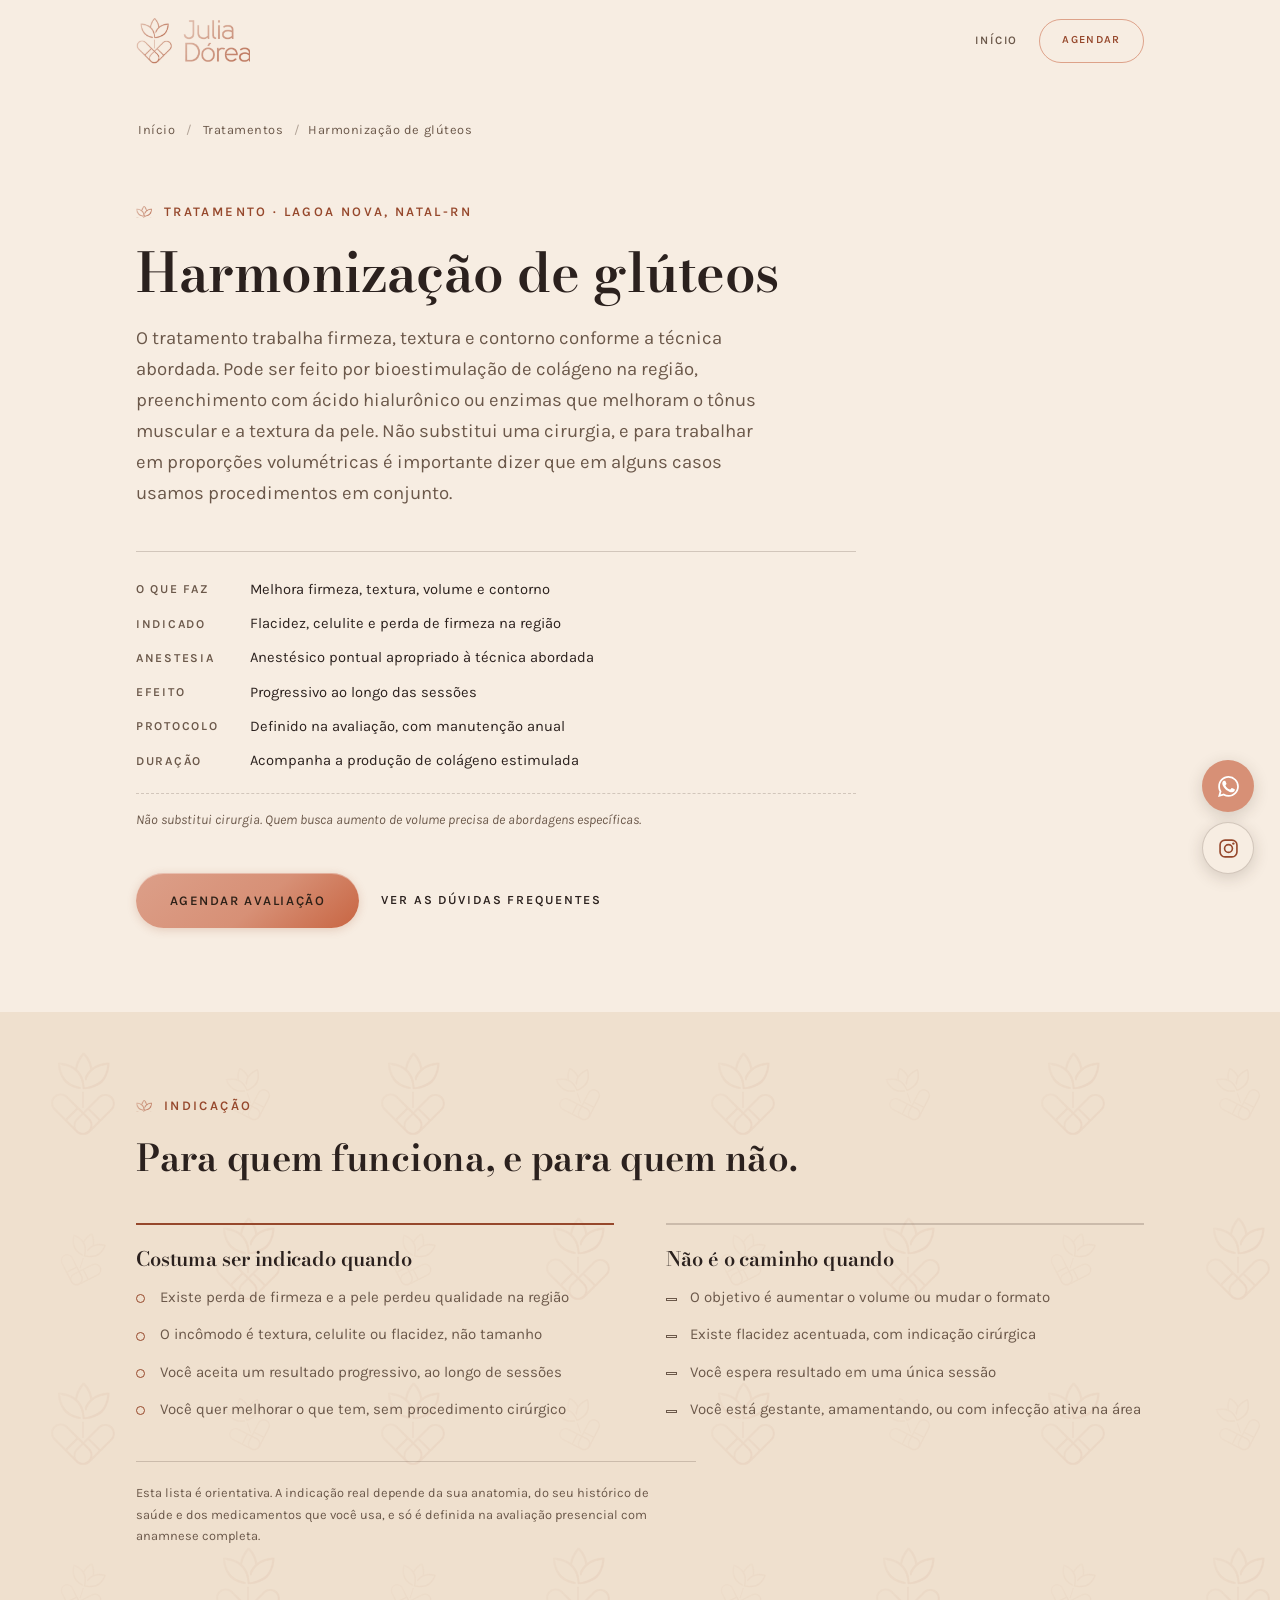
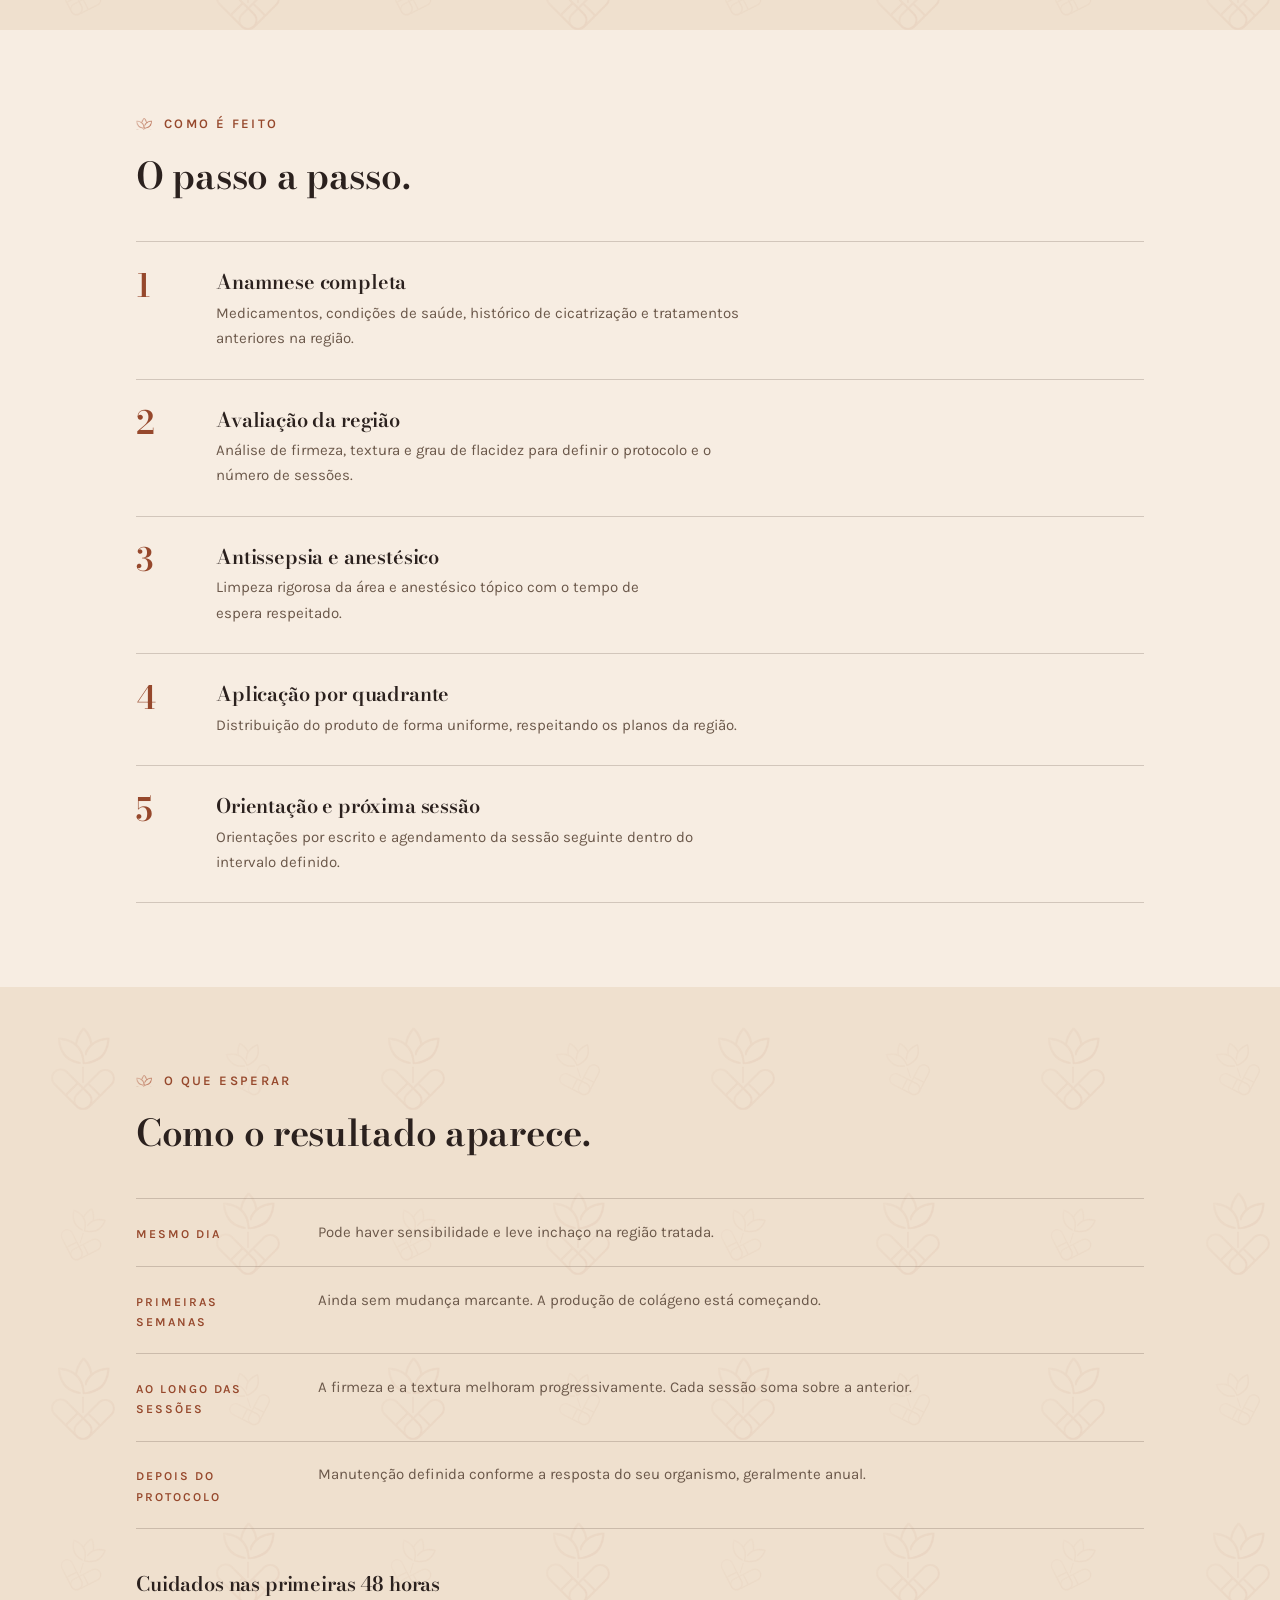
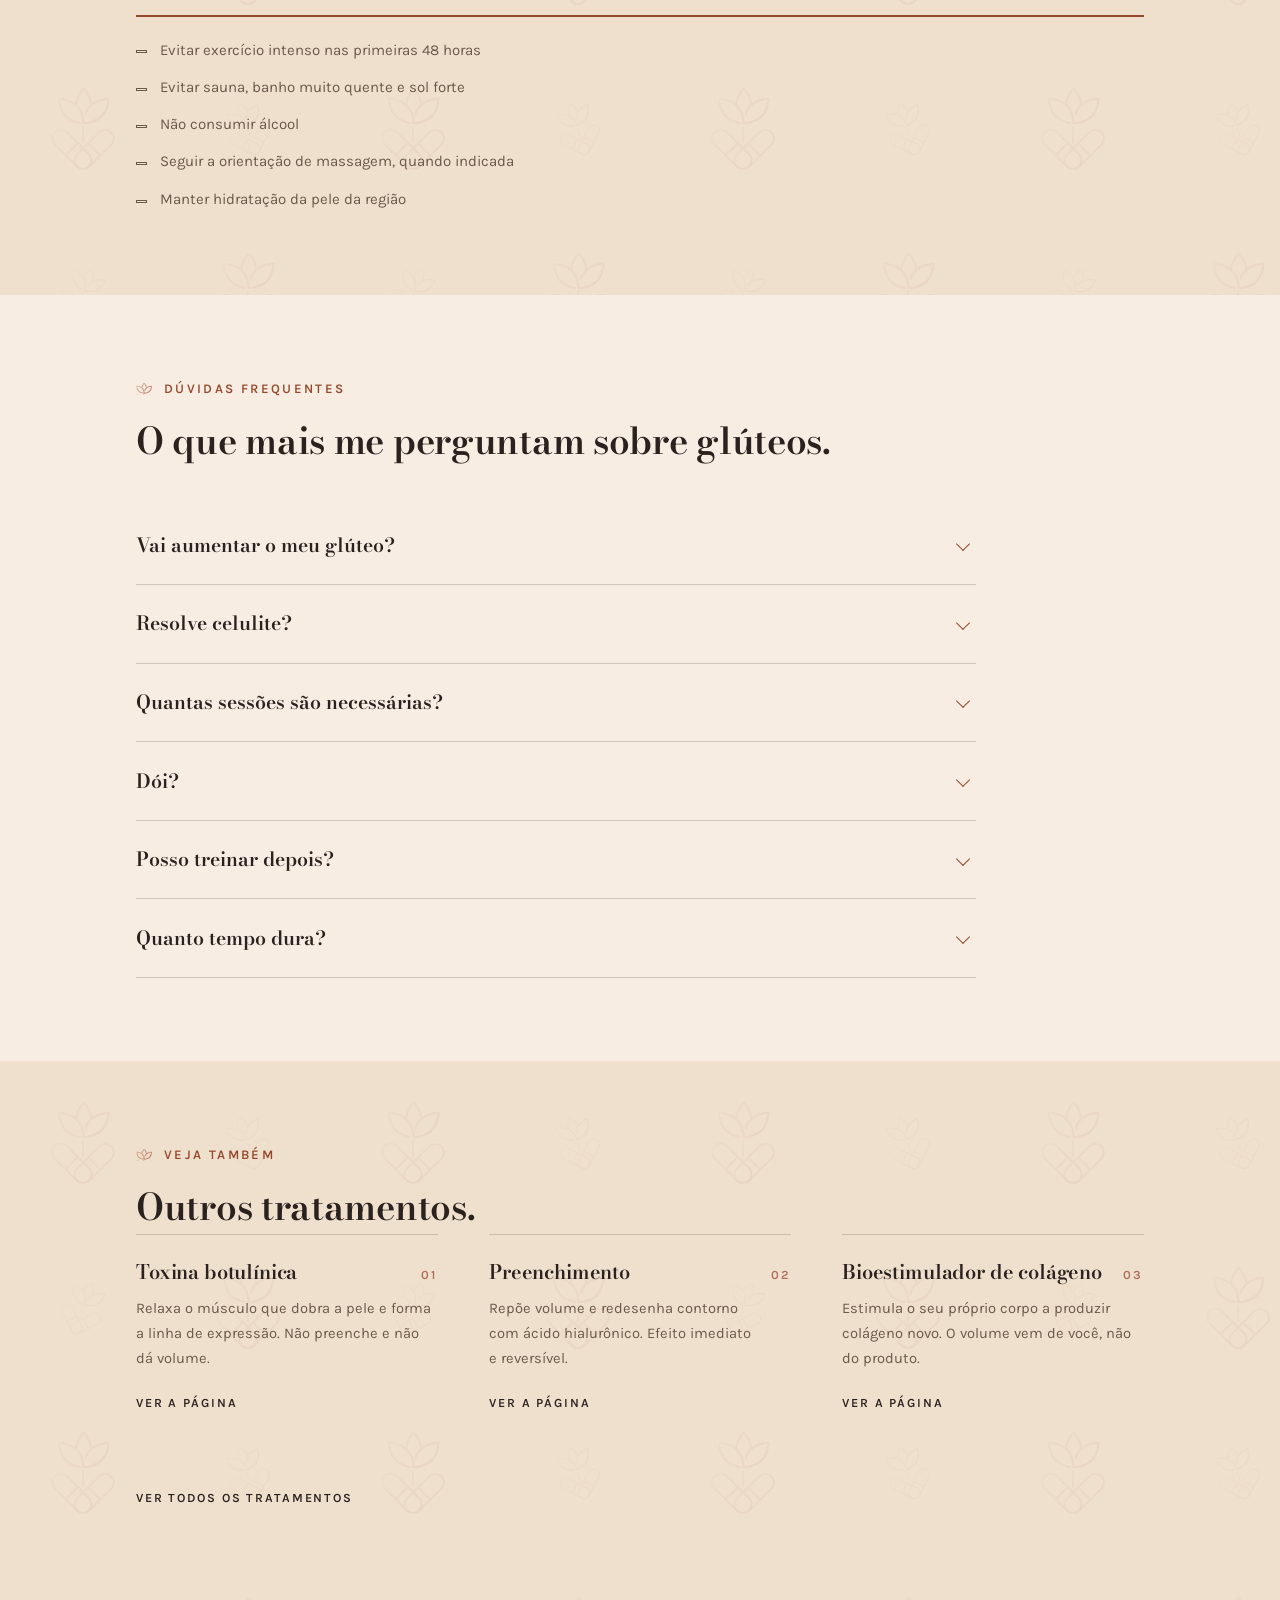
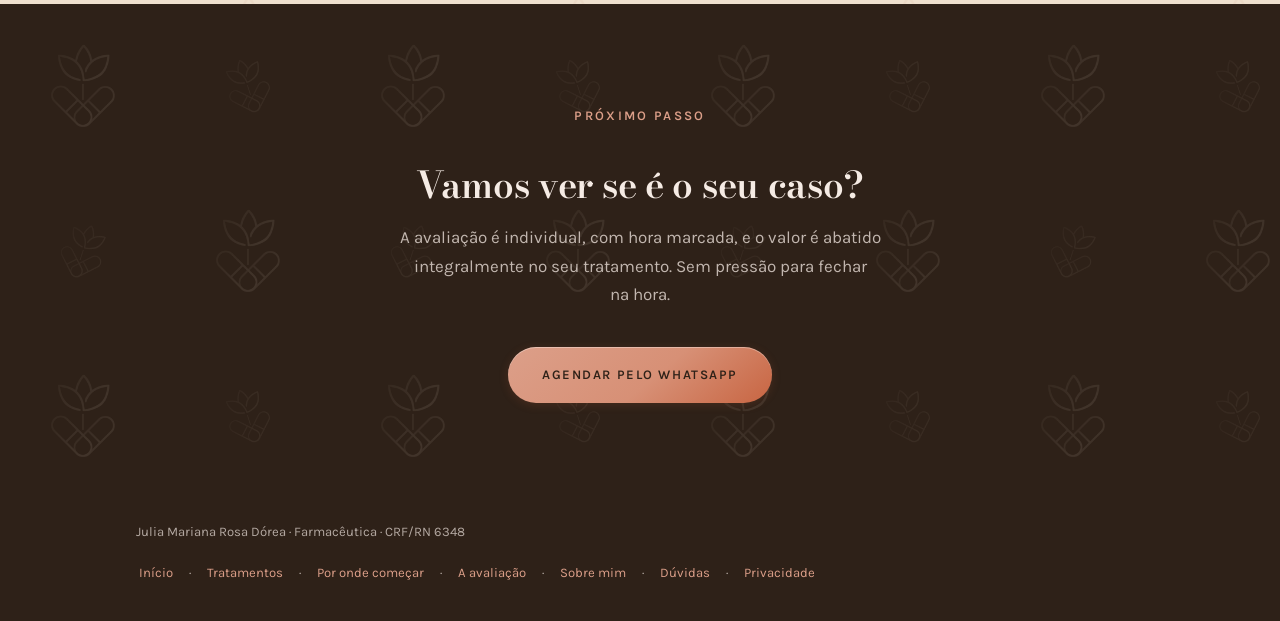
<file: tratamentos/harmonizacao-de-gluteos.html>
<!DOCTYPE html>
<html lang="pt-BR">
<head>
<meta charset="UTF-8">
<meta name="viewport" content="width=device-width, initial-scale=1">
<title>Harmonização de glúteos em Natal-RN | Julia Dórea</title>
<meta name="description" content="Harmonização de glúteos em Lagoa Nova, Natal-RN, com bioestimulação para firmeza e textura. Ficha técnica, protocolo e dúvidas frequentes. Farmacêutica esteta, CRF/RN 6348.">
<link rel="canonical" href="https://SEU-DOMINIO.com.br/tratamentos/harmonizacao-de-gluteos.html">
<link rel="icon" type="image/png" sizes="32x32" href="../img/icone-32.png">
<link rel="apple-touch-icon" sizes="180x180" href="../img/icone-180.png">
<meta name="theme-color" content="#F7EDE2">
<meta property="og:type" content="website">
<meta property="og:locale" content="pt_BR">
<meta property="og:title" content="Harmonização de glúteos em Natal-RN | Julia Dórea">
<meta property="og:description" content="Harmonização de glúteos em Lagoa Nova, Natal-RN, com bioestimulação para firmeza e textura. Ficha técnica, protocolo e dúvidas frequentes. Farmacêutica esteta, CRF/RN 6348.">
<meta property="og:image" content="https://SEU-DOMINIO.com.br/img/og.jpg">
<link rel="preconnect" href="https://fonts.googleapis.com">
<link rel="preconnect" href="https://fonts.gstatic.com" crossorigin>
<link href="https://fonts.googleapis.com/css2?family=Bodoni+Moda:ital,opsz,wght@0,6..96,400..900;1,6..96,400..900&family=Karla:wght@300;400;500;600&display=swap" rel="stylesheet">
<link rel="stylesheet" href="../css/paginas.css">
<script defer data-domain="SEU-DOMINIO.com.br" src="https://plausible.io/js/script.tagged-events.js"></script>
<script>
window.plausible=window.plausible||function(){(window.plausible.q=window.plausible.q||[]).push(arguments)};
(function(){var PIXEL="SEU_PIXEL_ID";if(PIXEL.indexOf("SEU_")===0)return;
!function(f,b,e,v,n,t,s){if(f.fbq)return;n=f.fbq=function(){n.callMethod?n.callMethod.apply(n,arguments):n.queue.push(arguments)};
if(!f._fbq)f._fbq=n;n.push=n;n.loaded=!0;n.version='2.0';n.queue=[];t=b.createElement(e);t.async=!0;t.src=v;
s=b.getElementsByTagName(e)[0];s.parentNode.insertBefore(t,s)}(window,document,'script','https://connect.facebook.net/pt_BR/fbevents.js');
fbq('init',PIXEL);fbq('track','PageView');})();
function registra(e,d){try{window.plausible(e,{props:d||{}})}catch(x){}
try{if(window.fbq)window.fbq('track',e==='Contato WhatsApp'?'Contact':'Lead',d||{})}catch(x){}}
</script>
</head>
<body>

<header>
  <nav class="nav">
    <a href="../index.html" class="marca" aria-label="Julia Dórea, ir para a página inicial">
      <img src="../img/logo-cabecalho.png" width="741" height="300" alt="Julia Dórea, Farmacêutica Esteta">
    </a>
    <a href="../index.html" class="voltar-inicio">Início</a>
    <a href="https://wa.me/5584987642744?text=Oi%2C%20Julia%21%20Estou%20lendo%20a%20p%C3%A1gina%20sobre%20harmoniza%C3%A7%C3%A3o%20de%20gl%C3%BAteos%20e%20quero%20agendar." target="_blank" rel="noopener" class="btn zap" data-msg="Oi, Julia! Estou lendo a página sobre harmonização de glúteos e quero agendar.">Agendar</a>
  </nav>
</header>

<div class="wrap trilha">
  <a href="../index.html">Início</a><span>/</span><a href="index.html">Tratamentos</a><span>/</span>Harmonização de glúteos
</div>

<section class="topo">
  <div class="wrap">
    <p class="olho">Tratamento · Lagoa Nova, Natal-RN</p>
    <h1>Harmonização de glúteos</h1>
    <p class="lead">O tratamento trabalha firmeza, textura e contorno conforme a técnica abordada. Pode ser feito por bioestimulação de colágeno na região, preenchimento com ácido hialurônico ou enzimas que melhoram o tônus muscular e a textura da pele. Não substitui uma cirurgia, e para trabalhar em proporções volumétricas é importante dizer que em alguns casos usamos procedimentos em conjunto.</p>

    <div class="ficha">
      <dl><dt>O que faz</dt><dd>Melhora firmeza, textura, volume e contorno</dd><dt>Indicado</dt><dd>Flacidez, celulite e perda de firmeza na região</dd><dt>Anestesia</dt><dd>Anestésico pontual apropriado à técnica abordada</dd><dt>Efeito</dt><dd>Progressivo ao longo das sessões</dd><dt>Protocolo</dt><dd>Definido na avaliação, com manutenção anual</dd><dt>Duração</dt><dd>Acompanha a produção de colágeno estimulada</dd></dl>
      <p class="nota">Não substitui cirurgia. Quem busca aumento de volume precisa de abordagens específicas.</p>
    </div>

    <div class="acoes">
      <a href="https://wa.me/5584987642744?text=Oi%2C%20Julia%21%20Li%20o%20come%C3%A7o%20da%20p%C3%A1gina%20sobre%20harmoniza%C3%A7%C3%A3o%20de%20gl%C3%BAteos%20e%20quero%20agendar%20minha%20avalia%C3%A7%C3%A3o." target="_blank" rel="noopener" class="btn zap" data-msg="Oi, Julia! Li o começo da página sobre harmonização de glúteos e quero agendar minha avaliação.">Agendar avaliação</a>
      <a href="#duvidas" class="filete">Ver as dúvidas frequentes</a>
    </div>
  </div>
</section>

<section class="carvao">
  <div class="wrap">
    <p class="olho">Indicação</p>
    <h2>Para quem funciona, e para quem não.</h2>
    <div class="duas">
      <div><h3>Costuma ser indicado quando</h3><ul><li>Existe perda de firmeza e a pele perdeu qualidade na região</li><li>O incômodo é textura, celulite ou flacidez, não tamanho</li><li>Você aceita um resultado progressivo, ao longo de sessões</li><li>Você quer melhorar o que tem, sem procedimento cirúrgico</li></ul></div>
      <div class="nao"><h3>Não é o caminho quando</h3><ul><li>O objetivo é aumentar o volume ou mudar o formato</li><li>Existe flacidez acentuada, com indicação cirúrgica</li><li>Você espera resultado em uma única sessão</li><li>Você está gestante, amamentando, ou com infecção ativa na área</li></ul></div>
    </div>
    <p class="aviso">Esta lista é orientativa. A indicação real depende da sua anatomia, do seu histórico de saúde e dos medicamentos que você usa, e só é definida na avaliação presencial com anamnese completa.</p>
  </div>
</section>

<section>
  <div class="wrap">
    <p class="olho">Como é feito</p>
    <h2>O passo a passo.</h2>
    <div class="etapas"><div class="etapa"><b>1</b><div><h3>Anamnese completa</h3><p>Medicamentos, condições de saúde, histórico de cicatrização e tratamentos anteriores na região.</p></div></div><div class="etapa"><b>2</b><div><h3>Avaliação da região</h3><p>Análise de firmeza, textura e grau de flacidez para definir o protocolo e o número de sessões.</p></div></div><div class="etapa"><b>3</b><div><h3>Antissepsia e anestésico</h3><p>Limpeza rigorosa da área e anestésico tópico com o tempo de espera respeitado.</p></div></div><div class="etapa"><b>4</b><div><h3>Aplicação por quadrante</h3><p>Distribuição do produto de forma uniforme, respeitando os planos da região.</p></div></div><div class="etapa"><b>5</b><div><h3>Orientação e próxima sessão</h3><p>Orientações por escrito e agendamento da sessão seguinte dentro do intervalo definido.</p></div></div></div>
  </div>
</section>

<section class="carvao">
  <div class="wrap">
    <p class="olho">O que esperar</p>
    <h2>Como o resultado aparece.</h2>
    <div class="linha-tempo"><div class="marco"><b>Mesmo dia</b><p>Pode haver sensibilidade e leve inchaço na região tratada.</p></div><div class="marco"><b>Primeiras semanas</b><p>Ainda sem mudança marcante. A produção de colágeno está começando.</p></div><div class="marco"><b>Ao longo das sessões</b><p>A firmeza e a textura melhoram progressivamente. Cada sessão soma sobre a anterior.</p></div><div class="marco"><b>Depois do protocolo</b><p>Manutenção definida conforme a resposta do seu organismo, geralmente anual.</p></div></div>
    <h3 style="margin-top:2.6rem">Cuidados nas primeiras 48 horas</h3>
    <div class="duas" style="margin-top:1.2rem">
      <div class="nao" style="border-top-color:var(--rose)"><ul><li>Evitar exercício intenso nas primeiras 48 horas</li><li>Evitar sauna, banho muito quente e sol forte</li><li>Não consumir álcool</li><li>Seguir a orientação de massagem, quando indicada</li><li>Manter hidratação da pele da região</li></ul></div>
    </div>
  </div>
</section>

<section id="duvidas">
  <div class="wrap">
    <p class="olho">Dúvidas frequentes</p>
    <h2>O que mais me perguntam sobre glúteos.</h2>
    <div class="faq"><details><summary>Vai aumentar o meu glúteo?</summary><div class="corpo">Não. Este tratamento melhora firmeza, textura e contorno, não coloca volume e não muda tamanho. Se o seu objetivo é aumento, a indicação é outra e eu digo isso na avaliação.</div></details><details><summary>Resolve celulite?</summary><div class="corpo">Melhora aspecto e textura em graus leves a moderados. Não elimina celulite, e quem promete isso está prometendo o que não entrega.</div></details><details><summary>Quantas sessões são necessárias?</summary><div class="corpo">Depende do grau de flacidez e da resposta do seu tecido. O número sai na avaliação e é revisto ao longo do protocolo.</div></details><details><summary>Dói?</summary><div class="corpo">Uso anestésico tópico com o tempo de espera adequado. O desconforto costuma ser maior nas horas seguintes do que durante a aplicação.</div></details><details><summary>Posso treinar depois?</summary><div class="corpo">Não nas primeiras 48 horas. Depois disso, exercício é bem-vindo e ajuda no resultado.</div></details><details><summary>Quanto tempo dura?</summary><div class="corpo">Acompanha a duração do colágeno estimulado, com manutenção geralmente anual. Peso, treino e alimentação influenciam.</div></details></div>
  </div>
</section>

<section class="carvao">
  <div class="wrap">
    <p class="olho">Veja também</p>
    <h2>Outros tratamentos.</h2>
    <div class="cartoes"><a class="cartao" href="toxina-botulinica.html"><div class="topo-cartao"><h3>Toxina botulínica</h3><span class="num">01</span></div><p>Relaxa o músculo que dobra a pele e forma a linha de expressão. Não preenche e não dá volume.</p><span class="ir">Ver a página</span></a><a class="cartao" href="preenchimento.html"><div class="topo-cartao"><h3>Preenchimento</h3><span class="num">02</span></div><p>Repõe volume e redesenha contorno com ácido hialurônico. Efeito imediato e reversível.</p><span class="ir">Ver a página</span></a><a class="cartao" href="bioestimulador-de-colageno.html"><div class="topo-cartao"><h3>Bioestimulador de colágeno</h3><span class="num">03</span></div><p>Estimula o seu próprio corpo a produzir colágeno novo. O volume vem de você, não do produto.</p><span class="ir">Ver a página</span></a></div>
    <div style="margin-top:2.2rem"><a href="index.html" class="filete">Ver todos os tratamentos</a></div>
  </div>
</section>

<section class="final">
  <div class="wrap">
    <p class="olho">Próximo passo</p>
    <h2>Vamos ver se é o seu caso?</h2>
    <p>A avaliação é individual, com hora marcada, e o valor é abatido integralmente no seu tratamento. Sem pressão para fechar na hora.</p>
    <a href="https://wa.me/5584987642744?text=Oi%2C%20Julia%21%20Cheguei%20ao%20fim%20da%20p%C3%A1gina%20sobre%20harmoniza%C3%A7%C3%A3o%20de%20gl%C3%BAteos%20e%20quero%20agendar." target="_blank" rel="noopener" class="btn zap" data-msg="Oi, Julia! Cheguei ao fim da página sobre harmonização de glúteos e quero agendar.">Agendar pelo WhatsApp</a>
  </div>
</section>

<footer>
  <div class="wrap pe">
    <p>Julia Mariana Rosa Dórea · Farmacêutica · CRF/RN 6348</p>
    <p><a href="../index.html">Início</a> · <a href="index.html">Tratamentos</a> · <a href="../orientacao.html">Por onde começar</a> · <a href="../avaliacao.html">A avaliação</a> · <a href="../sobre.html">Sobre mim</a> · <a href="../duvidas.html">Dúvidas</a> · <a href="../privacidade.html">Privacidade</a></p>
  </div>
</footer>

<div class="flutuantes">
  <a class="f-zap" href="https://wa.me/5584987642744?text=Oi%2C%20Julia%21%20Vim%20pelo%20bot%C3%A3o%20do%20site%20e%20quero%20agendar." target="_blank" rel="noopener" aria-label="Agendar pelo WhatsApp" title="Agendar pelo WhatsApp">
    <svg viewBox="0 0 24 24" fill="currentColor" aria-hidden="true"><path d="M17.47 14.38c-.3-.15-1.76-.87-2.03-.97-.27-.1-.47-.15-.67.15-.2.3-.77.96-.94 1.16-.17.2-.35.22-.64.07-.3-.15-1.25-.46-2.39-1.47-.88-.79-1.48-1.76-1.65-2.06-.17-.3-.02-.46.13-.61.13-.13.3-.35.45-.52.15-.17.2-.3.3-.5.1-.2.05-.37-.02-.52-.08-.15-.67-1.61-.92-2.21-.24-.58-.49-.5-.67-.51h-.57c-.2 0-.52.07-.79.37-.27.3-1.04 1.02-1.04 2.48s1.06 2.88 1.21 3.08c.15.2 2.09 3.2 5.08 4.48.71.31 1.26.49 1.69.63.71.22 1.36.19 1.87.12.57-.09 1.76-.72 2.01-1.42.25-.7.25-1.29.17-1.42-.07-.13-.27-.2-.57-.35zM12.04 2C6.58 2 2.13 6.45 2.13 11.91c0 1.75.46 3.45 1.32 4.95L2 22l5.25-1.38a9.87 9.87 0 004.79 1.22h.01c5.46 0 9.91-4.45 9.91-9.91 0-2.65-1.03-5.14-2.9-7.01A9.82 9.82 0 0012.04 2zm0 18.13h-.01a8.2 8.2 0 01-4.18-1.15l-.3-.18-3.11.82.83-3.04-.2-.31a8.18 8.18 0 01-1.26-4.36c0-4.54 3.7-8.24 8.24-8.24a8.18 8.18 0 015.82 2.42 8.18 8.18 0 012.41 5.83c0 4.54-3.7 8.21-8.24 8.21z"/></svg>
  </a>
  <a class="f-ig" href="https://instagram.com/drajuliadorea" target="_blank" rel="noopener" aria-label="Ver o Instagram @drajuliadorea" title="Instagram">
    <svg viewBox="0 0 24 24" fill="none" aria-hidden="true"><rect x="3.2" y="3.2" width="17.6" height="17.6" rx="5.2" stroke="currentColor" stroke-width="1.7"/><circle cx="12" cy="12" r="4.1" stroke="currentColor" stroke-width="1.7"/><circle cx="17.1" cy="6.9" r="1.25" fill="currentColor"/></svg>
  </a>
</div>

<div class="barra">
  <div><b>Avaliação com hora marcada</b>Valor abatido no tratamento</div>
  <a href="https://wa.me/5584987642744?text=Oi%2C%20Julia%21%20Estou%20na%20p%C3%A1gina%20sobre%20harmoniza%C3%A7%C3%A3o%20de%20gl%C3%BAteos%20pelo%20celular%20e%20quero%20agendar." target="_blank" rel="noopener" class="btn zap" data-msg="Oi, Julia! Estou na página sobre harmonização de glúteos pelo celular e quero agendar.">Agendar</a>
</div>

<script>
var cab=document.querySelector("header");
window.addEventListener("scroll",function(){cab.classList.toggle("desceu",window.scrollY>20)},{passive:true});
var ds=document.querySelectorAll(".faq details");
ds.forEach(function(d){d.addEventListener("toggle",function(){if(d.open)ds.forEach(function(o){if(o!==d)o.open=false})})});
const WHATSAPP="5584987642744";
/* href já vem pronto no HTML; o JS apenas confirma e registra */
document.querySelectorAll(".zap").forEach(function(el){
  if(el.dataset.msg) el.href="https://wa.me/"+WHATSAPP+"?text="+encodeURIComponent(el.dataset.msg);
  el.addEventListener("click",function(){ if(window.registra) registra("Contato WhatsApp",{origem:document.title.split(" |")[0]}); });
});
</script>

<script type="application/ld+json">{"@context": "https://schema.org", "@type": "BreadcrumbList", "itemListElement": [{"@type": "ListItem", "position": 1, "name": "Início", "item": "https://SEU-DOMINIO.com.br/"}, {"@type": "ListItem", "position": 2, "name": "Tratamentos", "item": "https://SEU-DOMINIO.com.br/tratamentos/"}, {"@type": "ListItem", "position": 3, "name": "Harmonização de glúteos"}]}</script>
<script type="application/ld+json">{"@context": "https://schema.org", "@type": "FAQPage", "mainEntity": [{"@type": "Question", "name": "Vai aumentar o meu glúteo?", "acceptedAnswer": {"@type": "Answer", "text": "Não. Este tratamento melhora firmeza, textura e contorno, não coloca volume e não muda tamanho. Se o seu objetivo é aumento, a indicação é outra e eu digo isso na avaliação."}}, {"@type": "Question", "name": "Resolve celulite?", "acceptedAnswer": {"@type": "Answer", "text": "Melhora aspecto e textura em graus leves a moderados. Não elimina celulite, e quem promete isso está prometendo o que não entrega."}}, {"@type": "Question", "name": "Quantas sessões são necessárias?", "acceptedAnswer": {"@type": "Answer", "text": "Depende do grau de flacidez e da resposta do seu tecido. O número sai na avaliação e é revisto ao longo do protocolo."}}, {"@type": "Question", "name": "Dói?", "acceptedAnswer": {"@type": "Answer", "text": "Uso anestésico tópico com o tempo de espera adequado. O desconforto costuma ser maior nas horas seguintes do que durante a aplicação."}}, {"@type": "Question", "name": "Posso treinar depois?", "acceptedAnswer": {"@type": "Answer", "text": "Não nas primeiras 48 horas. Depois disso, exercício é bem-vindo e ajuda no resultado."}}, {"@type": "Question", "name": "Quanto tempo dura?", "acceptedAnswer": {"@type": "Answer", "text": "Acompanha a duração do colágeno estimulado, com manutenção geralmente anual. Peso, treino e alimentação influenciam."}}]}</script>
</body>
</html>
</file>
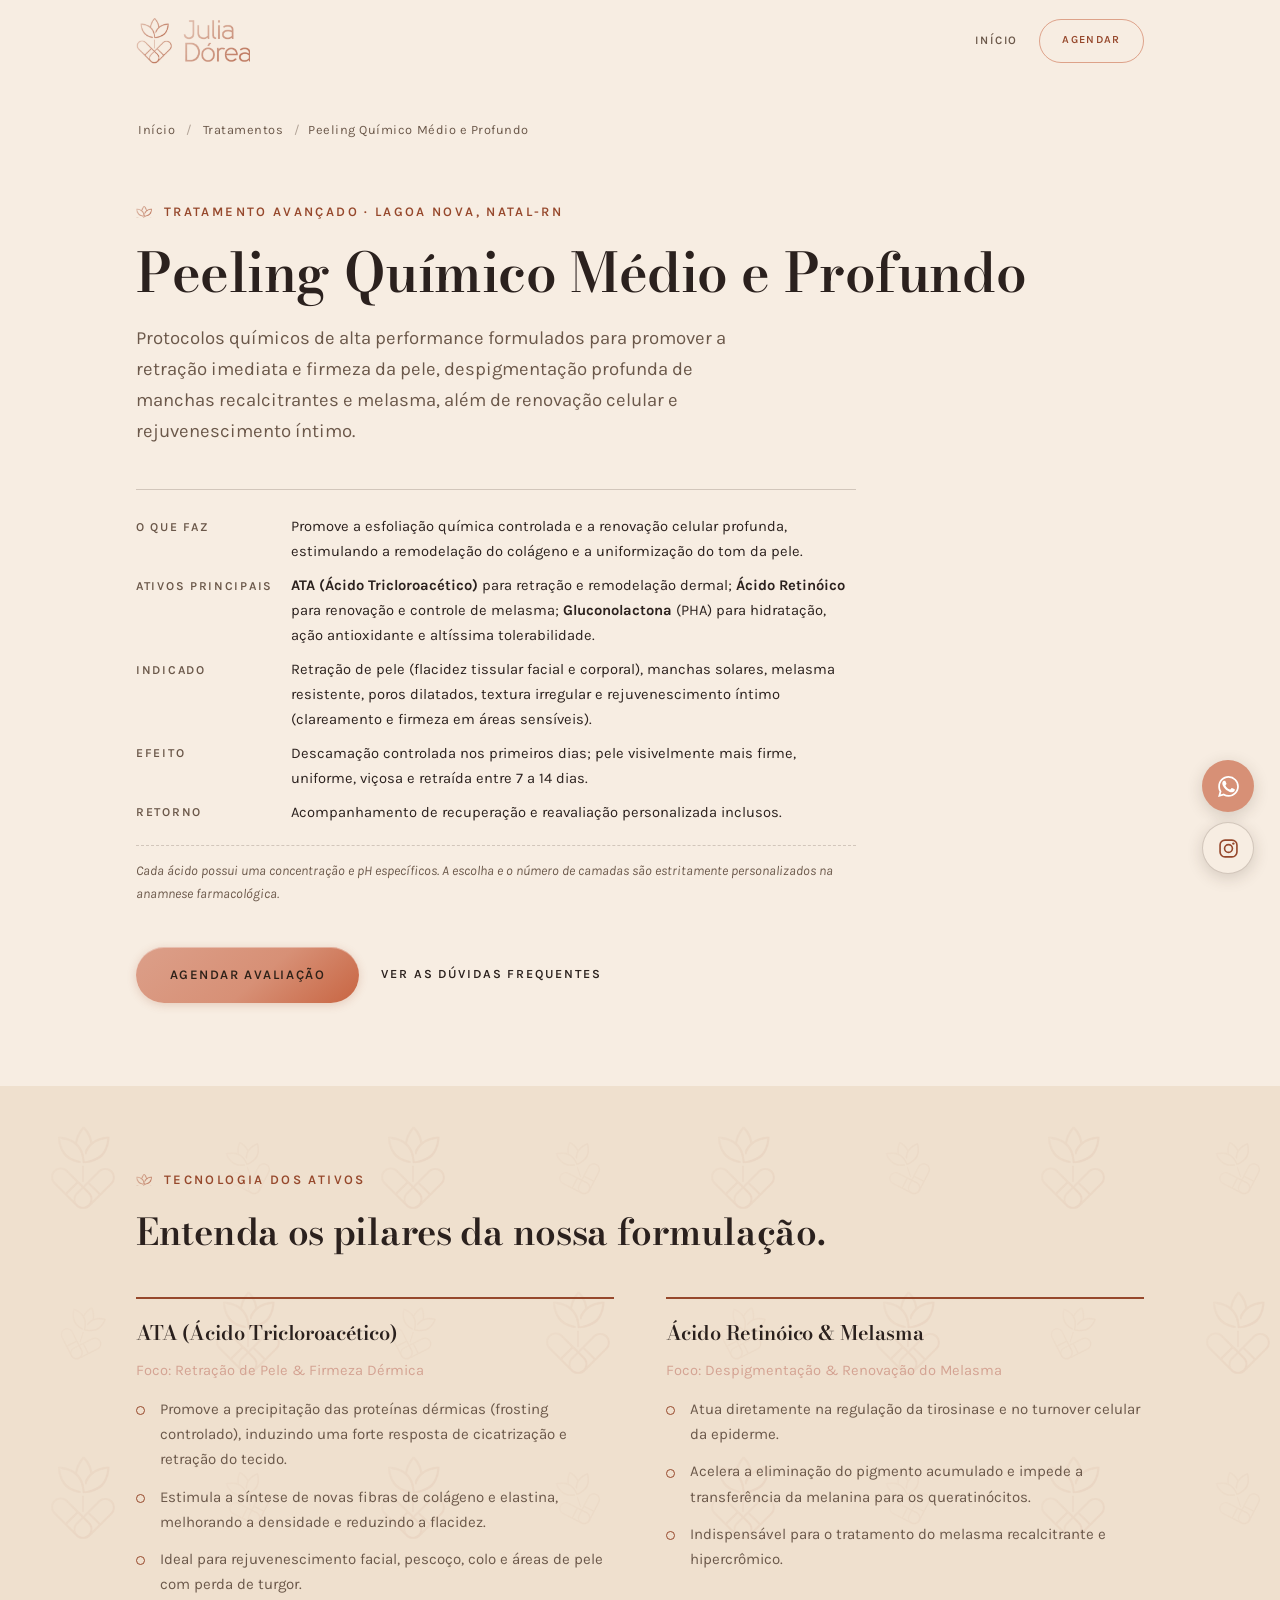
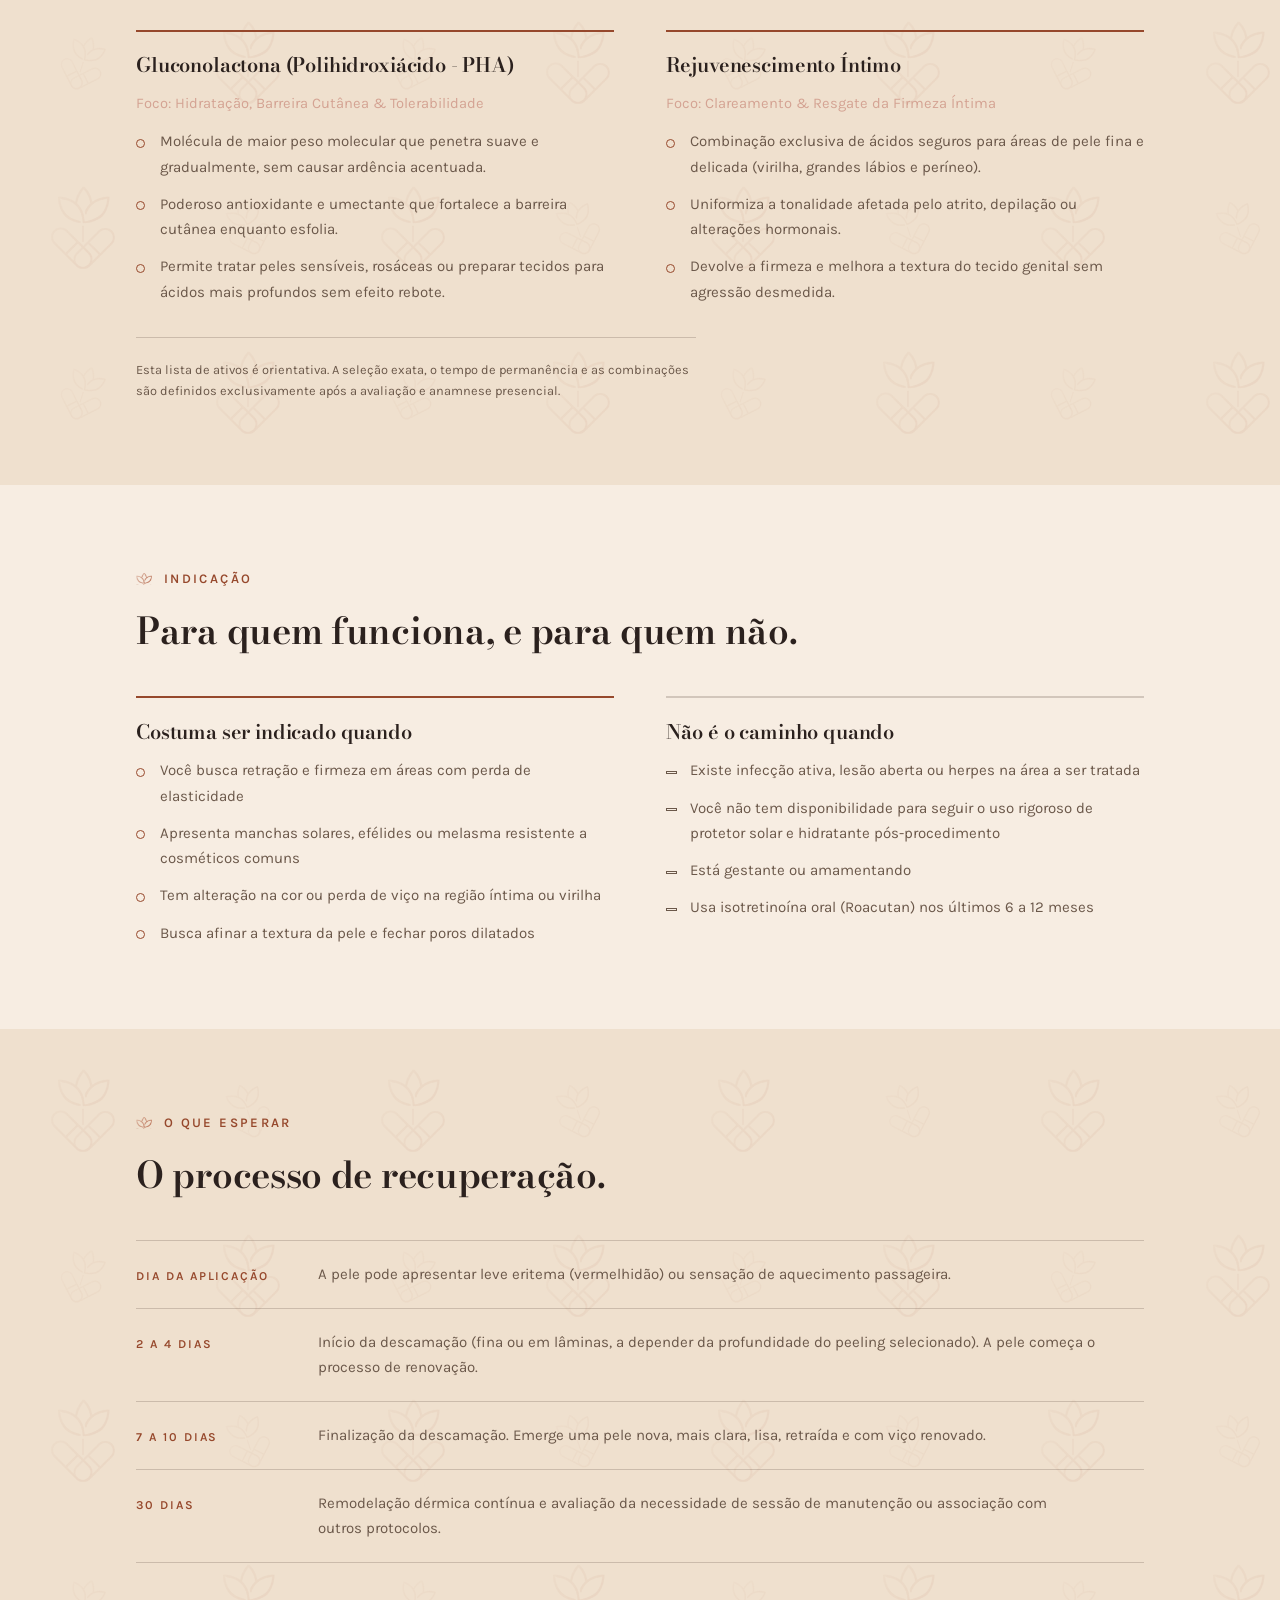
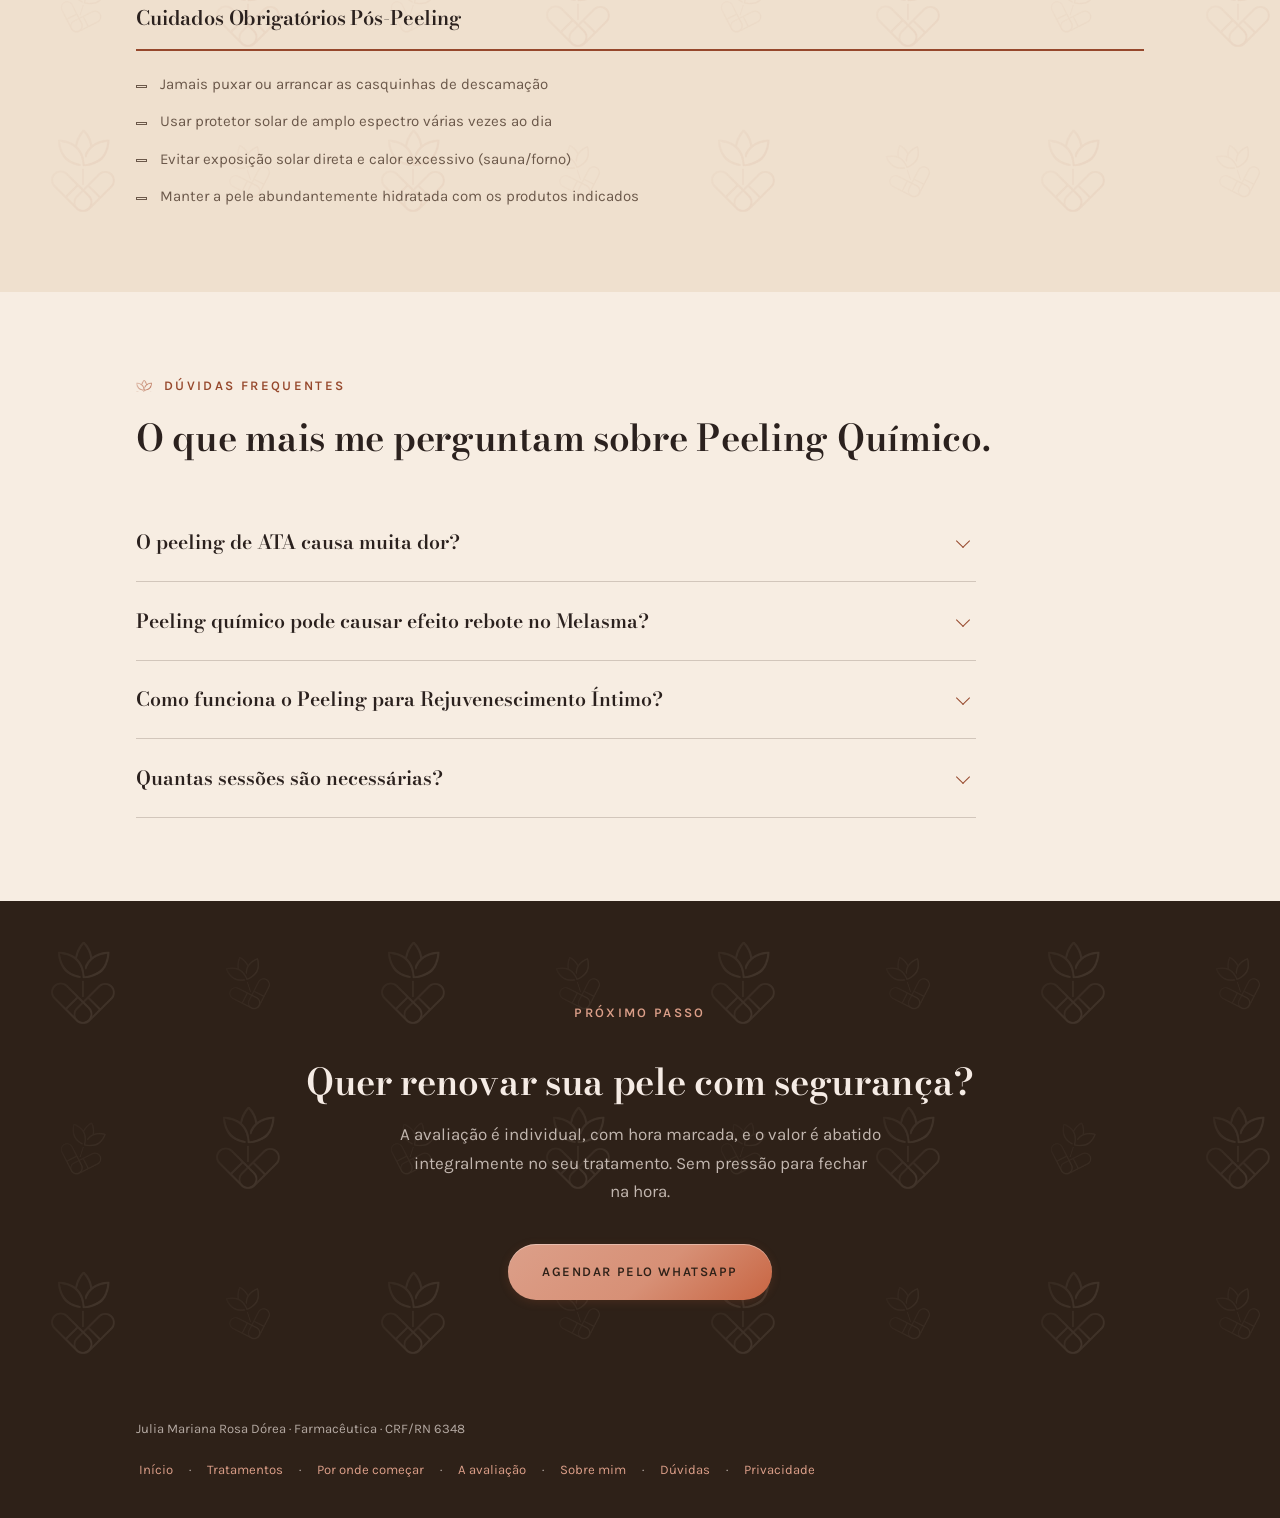
<file: tratamentos/peeling-quimico.html>
<!DOCTYPE html>
<html lang="pt-BR">
<head>
<meta charset="UTF-8">
<meta name="viewport" content="width=device-width, initial-scale=1">
<title>Peeling Químico Médio e Profundo em Natal-RN | Julia Dórea, farmacêutica esteta</title>
<meta name="description" content="Tratamento avançado com ATA, Ácido Retinóico e Gluconolactona para retração de pele, manchas, melasma e rejuvenescimento íntimo em Lagoa Nova, Natal-RN. CRF/RN 6348.">
<link rel="canonical" href="https://SEU-DOMINIO.com.br/tratamentos/peeling-quimico.html">
<link rel="icon" type="image/png" sizes="32x32" href="../img/icone-32.png">
<link rel="apple-touch-icon" sizes="180x180" href="../img/icone-180.png">
<meta name="theme-color" content="#F7EDE2">
<meta property="og:type" content="website">
<meta property="og:locale" content="pt_BR">
<meta property="og:title" content="Peeling Químico Médio e Profundo em Natal-RN | Julia Dórea, farmacêutica esteta">
<meta property="og:description" content="Tratamento avançado com ATA, Ácido Retinóico e Gluconolactona para retração de pele, manchas, melasma e rejuvenescimento íntimo em Lagoa Nova, Natal-RN. CRF/RN 6348.">
<meta property="og:image" content="https://SEU-DOMINIO.com.br/img/og.jpg">
<link rel="preconnect" href="https://fonts.googleapis.com">
<link rel="preconnect" href="https://fonts.gstatic.com" crossorigin>
<link href="https://fonts.googleapis.com/css2?family=Bodoni+Moda:ital,opsz,wght@0,6..96,400..900;1,6..96,400..900&family=Karla:wght@300;400;500;600&display=swap" rel="stylesheet">
<link rel="stylesheet" href="../css/paginas.css">
<script defer data-domain="SEU-DOMINIO.com.br" src="https://plausible.io/js/script.tagged-events.js"></script>
<script>
window.plausible=window.plausible||function(){(window.plausible.q=window.plausible.q||[]).push(arguments)};
(function(){var PIXEL="SEU_PIXEL_ID";if(PIXEL.indexOf("SEU_")===0)return;
!function(f,b,e,v,n,t,s){if(f.fbq)return;n=f.fbq=function(){n.callMethod?n.callMethod.apply(n,arguments):n.queue.push(arguments)};
if(!f._fbq)f._fbq=n;n.push=n;n.loaded=!0;n.version='2.0';n.queue=[];t=b.createElement(e);t.async=!0;t.src=v;
s=b.getElementsByTagName(e)[0];s.parentNode.insertBefore(t,s)}(window,document,'script','https://connect.facebook.net/pt_BR/fbevents.js');
fbq('init',PIXEL);fbq('track','PageView');})();
function registra(e,d){try{window.plausible(e,{props:d||{}})}catch(x){}
try{if(window.fbq)window.fbq('track',e==='Contato WhatsApp'?'Contact':'Lead',d||{})}catch(x){}}
</script>
</head>
<body>

<header>
  <nav class="nav">
    <a href="../index.html" class="marca" aria-label="Julia Dórea, ir para a página inicial">
      <img src="../img/logo-cabecalho.png" width="741" height="300" alt="Julia Dórea, Farmacêutica Esteta">
    </a>
    <a href="../index.html" class="voltar-inicio">Início</a>
    <a href="https://wa.me/5584987642744?text=Oi%2C%20Julia%21%20Estou%20lendo%20a%20p%C3%A1gina%20sobre%20peeling%20qu%C3%ADmico%20e%20quero%20agendar." target="_blank" rel="noopener" class="btn zap" data-msg="Oi, Julia! Estou lendo a página sobre peeling químico e quero agendar.">Agendar</a>
  </nav>
</header>

<div class="wrap trilha">
  <a href="../index.html">Início</a><span>/</span><a href="index.html">Tratamentos</a><span>/</span>Peeling Químico Médio e Profundo
</div>

<section class="topo">
  <div class="wrap">
    <p class="olho">Tratamento Avançado · Lagoa Nova, Natal-RN</p>
    <h1>Peeling Químico Médio e Profundo</h1>
    <p class="lead">Protocolos químicos de alta performance formulados para promover a retração imediata e firmeza da pele, despigmentação profunda de manchas recalcitrantes e melasma, além de renovação celular e rejuvenescimento íntimo.</p>

    <div class="ficha">
      <dl>
        <dt>O que faz</dt>
        <dd>Promove a esfoliação química controlada e a renovação celular profunda, estimulando a remodelação do colágeno e a uniformização do tom da pele.</dd>
        
        <dt>Ativos Principais</dt>
        <dd><b>ATA (Ácido Tricloroacético)</b> para retração e remodelação dermal; <b>Ácido Retinóico</b> para renovação e controle de melasma; <b>Gluconolactona</b> (PHA) para hidratação, ação antioxidante e altíssima tolerabilidade.</dd>
        
        <dt>Indicado</dt>
        <dd>Retração de pele (flacidez tissular facial e corporal), manchas solares, melasma resistente, poros dilatados, textura irregular e rejuvenescimento íntimo (clareamento e firmeza em áreas sensíveis).</dd>
        
        <dt>Efeito</dt>
        <dd>Descamação controlada nos primeiros dias; pele visivelmente mais firme, uniforme, viçosa e retraída entre 7 a 14 dias.</dd>
        
        <dt>Retorno</dt>
        <dd>Acompanhamento de recuperação e reavaliação personalizada inclusos.</dd>
      </dl>
      <p class="nota">Cada ácido possui uma concentração e pH específicos. A escolha e o número de camadas são estritamente personalizados na anamnese farmacológica.</p>
    </div>

    <div class="acoes">
      <a href="https://wa.me/5584987642744?text=Oi%2C%20Julia%21%20Li%20o%20come%C3%A7o%20da%20p%C3%A1gina%20sobre%20peeling%20qu%C3%ADmico%20e%20quero%20agendar%20minha%20avalia%C3%A7%C3%A3o." target="_blank" rel="noopener" class="btn zap" data-msg="Oi, Julia! Li o começo da página sobre peeling químico e quero agendar minha avaliação.">Agendar avaliação</a>
      <a href="#duvidas" class="filete">Ver as dúvidas frequentes</a>
    </div>
  </div>
</section>

<section class="carvao">
  <div class="wrap">
    <p class="olho">Tecnologia dos Ativos</p>
    <h2>Entenda os pilares da nossa formulação.</h2>
    <div class="duas">
      <div>
        <h3>ATA (Ácido Tricloroacético)</h3>
        <p style="color:#D4A393; font-size:0.92rem; margin-bottom:0.8rem;">Foco: Retração de Pele & Firmeza Dérmica</p>
        <ul>
          <li>Promove a precipitação das proteínas dérmicas (frosting controlado), induzindo uma forte resposta de cicatrização e retração do tecido.</li>
          <li>Estimula a síntese de novas fibras de colágeno e elastina, melhorando a densidade e reduzindo a flacidez.</li>
          <li>Ideal para rejuvenescimento facial, pescoço, colo e áreas de pele com perda de turgor.</li>
        </ul>
      </div>

      <div>
        <h3>Ácido Retinóico & Melasma</h3>
        <p style="color:#D4A393; font-size:0.92rem; margin-bottom:0.8rem;">Foco: Despigmentação & Renovação do Melasma</p>
        <ul>
          <li>Atua diretamente na regulação da tirosinase e no turnover celular da epiderme.</li>
          <li>Acelera a eliminação do pigmento acumulado e impede a transferência da melanina para os queratinócitos.</li>
          <li>Indispensável para o tratamento do melasma recalcitrante e hipercrômico.</li>
        </ul>
      </div>
    </div>

    <div class="duas" style="margin-top: 2rem;">
      <div>
        <h3>Gluconolactona (Polihidroxiácido - PHA)</h3>
        <p style="color:#D4A393; font-size:0.92rem; margin-bottom:0.8rem;">Foco: Hidratação, Barreira Cutânea & Tolerabilidade</p>
        <ul>
          <li>Molécula de maior peso molecular que penetra suave e gradualmente, sem causar ardência acentuada.</li>
          <li>Poderoso antioxidante e umectante que fortalece a barreira cutânea enquanto esfolia.</li>
          <li>Permite tratar peles sensíveis, rosáceas ou preparar tecidos para ácidos mais profundos sem efeito rebote.</li>
        </ul>
      </div>

      <div>
        <h3>Rejuvenescimento Íntimo</h3>
        <p style="color:#D4A393; font-size:0.92rem; margin-bottom:0.8rem;">Foco: Clareamento & Resgate da Firmeza Íntima</p>
        <ul>
          <li>Combinação exclusiva de ácidos seguros para áreas de pele fina e delicada (virilha, grandes lábios e períneo).</li>
          <li>Uniformiza a tonalidade afetada pelo atrito, depilação ou alterações hormonais.</li>
          <li>Devolve a firmeza e melhora a textura do tecido genital sem agressão desmedida.</li>
        </ul>
      </div>
    </div>

    <p class="aviso" style="margin-top:2rem;">Esta lista de ativos é orientativa. A seleção exata, o tempo de permanência e as combinações são definidos exclusivamente após a avaliação e anamnese presencial.</p>
  </div>
</section>

<section>
  <div class="wrap">
    <p class="olho">Indicação</p>
    <h2>Para quem funciona, e para quem não.</h2>
    <div class="duas">
      <div>
        <h3>Costuma ser indicado quando</h3>
        <ul>
          <li>Você busca retração e firmeza em áreas com perda de elasticidade</li>
          <li>Apresenta manchas solares, efélides ou melasma resistente a cosméticos comuns</li>
          <li>Tem alteração na cor ou perda de viço na região íntima ou virilha</li>
          <li>Busca afinar a textura da pele e fechar poros dilatados</li>
        </ul>
      </div>
      <div class="nao">
        <h3>Não é o caminho quando</h3>
        <ul>
          <li>Existe infecção ativa, lesão aberta ou herpes na área a ser tratada</li>
          <li>Você não tem disponibilidade para seguir o uso rigoroso de protetor solar e hidratante pós-procedimento</li>
          <li>Está gestante ou amamentando</li>
          <li>Usa isotretinoína oral (Roacutan) nos últimos 6 a 12 meses</li>
        </ul>
      </div>
    </div>
  </div>
</section>

<section class="carvao">
  <div class="wrap">
    <p class="olho">O que esperar</p>
    <h2>O processo de recuperação.</h2>
    <div class="linha-tempo">
      <div class="marco">
        <b>Dia da Aplicação</b>
        <p>A pele pode apresentar leve eritema (vermelhidão) ou sensação de aquecimento passageira.</p>
      </div>
      <div class="marco">
        <b>2 a 4 dias</b>
        <p>Início da descamação (fina ou em lâminas, a depender da profundidade do peeling selecionado). A pele começa o processo de renovação.</p>
      </div>
      <div class="marco">
        <b>7 a 10 dias</b>
        <p>Finalização da descamação. Emerge uma pele nova, mais clara, lisa, retraída e com viço renovado.</p>
      </div>
      <div class="marco">
        <b>30 dias</b>
        <p>Remodelação dérmica contínua e avaliação da necessidade de sessão de manutenção ou associação com outros protocolos.</p>
      </div>
    </div>

    <h3 style="margin-top:2.6rem">Cuidados Obrigatórios Pós-Peeling</h3>
    <div class="duas" style="margin-top:1.2rem">
      <div class="nao" style="border-top-color:var(--rose)">
        <ul>
          <li>Jamais puxar ou arrancar as casquinhas de descamação</li>
          <li>Usar protetor solar de amplo espectro várias vezes ao dia</li>
          <li>Evitar exposição solar direta e calor excessivo (sauna/forno)</li>
          <li>Manter a pele abundantemente hidratada com os produtos indicados</li>
        </ul>
      </div>
    </div>
  </div>
</section>

<section id="duvidas">
  <div class="wrap">
    <p class="olho">Dúvidas frequentes</p>
    <h2>O que mais me perguntam sobre Peeling Químico.</h2>
    <div class="faq">
      <details>
        <summary>O peeling de ATA causa muita dor?</summary>
        <div class="corpo">Na aplicação de ATA médio, é comum sentir uma sensação de aquecimento passageira por poucos minutos. O procedimento é rápido e perfeitamente tolerável, sendo acompanhado de resfriamento para o máximo conforto.</div>
      </details>
      <details>
        <summary>Peeling químico pode causar efeito rebote no Melasma?</summary>
        <div class="corpo">Quando aplicado sem o preparo prévio adequado ou em profundidade errada, sim. Por isso, na nossa consulta farmacêutica, avaliamos o fototipo e prescrevemos o preparo da pele com inibidores de melanogênese (como a Gluconolactona e o Ácido Retinóico em dosagens seguras) para evitar qualquer efeito rebote.</div>
      </details>
      <details>
        <summary>Como funciona o Peeling para Rejuvenescimento Íntimo?</summary>
        <div class="corpo">Utilizamos formulações químicas específicas para o tecido genital externo e virilha. O ácido remove as camadas superficiais hiperhiperpigmentadas e estimula o turgor e colágeno local, clareando e rejuvenescendo a região com total discrição e conforto.</div>
      </details>
      <details>
        <summary>Quantas sessões são necessárias?</summary>
        <div class="corpo">Depende do objetivo. Para manchas superficiais ou viço, 1 a 2 sessões costumam trazer excelente resultado. Para melasma denso, retração profunda ou clareamento íntimo, estruturamos um protocolo de 3 a 4 sessões com intervalos de 21 a 30 dias.</div>
      </details>
    </div>
  </div>
</section>

<section class="final">
  <div class="wrap">
    <p class="olho">Próximo passo</p>
    <h2>Quer renovar sua pele com segurança?</h2>
    <p>A avaliação é individual, com hora marcada, e o valor é abatido integralmente no seu tratamento. Sem pressão para fechar na hora.</p>
    <a href="https://wa.me/5584987642744?text=Oi%2C%20Julia%21%20Cheguei%20ao%20fim%20da%20p%C3%A1gina%20sobre%20peeling%20qu%C3%ADmico%20e%20quero%20agendar." target="_blank" rel="noopener" class="btn zap" data-msg="Oi, Julia! Cheguei ao fim da página sobre peeling químico e quero agendar.">Agendar pelo WhatsApp</a>
  </div>
</section>

<footer>
  <div class="wrap pe">
    <p>Julia Mariana Rosa Dórea · Farmacêutica · CRF/RN 6348</p>
    <p><a href="../index.html">Início</a> · <a href="index.html">Tratamentos</a> · <a href="../orientacao.html">Por onde começar</a> · <a href="../avaliacao.html">A avaliação</a> · <a href="../sobre.html">Sobre mim</a> · <a href="../duvidas.html">Dúvidas</a> · <a href="../privacidade.html">Privacidade</a></p>
  </div>
</footer>

<div class="flutuantes">
  <a class="f-zap" href="https://wa.me/5584987642744?text=Oi%2C%20Julia%21%20Vim%20pelo%20bot%C3%A3o%20do%20site%20e%20quero%20agendar." target="_blank" rel="noopener" aria-label="Agendar pelo WhatsApp" title="Agendar pelo WhatsApp">
    <svg viewBox="0 0 24 24" fill="currentColor" aria-hidden="true"><path d="M17.47 14.38c-.3-.15-1.76-.87-2.03-.97-.27-.1-.47-.15-.67.15-.2.3-.77.96-.94 1.16-.17.2-.35.22-.64.07-.3-.15-1.25-.46-2.39-1.47-.88-.79-1.48-1.76-1.65-2.06-.17-.3-.02-.46.13-.61.13-.13.3-.35.45-.52.15-.17.2-.3.3-.5.1-.2.05-.37-.02-.52-.08-.15-.67-1.61-.92-2.21-.24-.58-.49-.5-.67-.51h-.57c-.2 0-.52.07-.79.37-.27.3-1.04 1.02-1.04 2.48s1.06 2.88 1.21 3.08c.15.2 2.09 3.2 5.08 4.48.71.31 1.26.49 1.69.63.71.22 1.36.19 1.87.12.57-.09 1.76-.72 2.01-1.42.25-.7.25-1.29.17-1.42-.07-.13-.27-.2-.57-.35zM12.04 2C6.58 2 2.13 6.45 2.13 11.91c0 1.75.46 3.45 1.32 4.95L2 22l5.25-1.38a9.87 9.87 0 004.79 1.22h.01c5.46 0 9.91-4.45 9.91-9.91 0-2.65-1.03-5.14-2.9-7.01A9.82 9.82 0 0012.04 2zm0 18.13h-.01a8.2 8.2 0 01-4.18-1.15l-.3-.18-3.11.82.83-3.04-.2-.31a8.18 8.18 0 01-1.26-4.36c0-4.54 3.7-8.24 8.24-8.24a8.18 8.18 0 015.82 2.42 8.18 8.18 0 012.41 5.83c0 4.54-3.7 8.21-8.24 8.21z"/></svg>
  </a>
  <a class="f-ig" href="https://instagram.com/drajuliadorea" target="_blank" rel="noopener" aria-label="Ver o Instagram @drajuliadorea" title="Instagram">
    <svg viewBox="0 0 24 24" fill="none" aria-hidden="true"><rect x="3.2" y="3.2" width="17.6" height="17.6" rx="5.2" stroke="currentColor" stroke-width="1.7"/><circle cx="12" cy="12" r="4.1" stroke="currentColor" stroke-width="1.7"/><circle cx="17.1" cy="6.9" r="1.25" fill="currentColor"/></svg>
  </a>
</div>

<div class="barra">
  <div><b>Avaliação com hora marcada</b>Valor abatido no tratamento</div>
  <a href="https://wa.me/5584987642744?text=Oi%2C%20Julia%21%20Estou%20na%20p%C3%A1gina%20sobre%20peeling%20qu%C3%ADmico%20pelo%20celular%20e%20quero%20agendar." target="_blank" rel="noopener" class="btn zap" data-msg="Oi, Julia! Estou na página sobre peeling químico pelo celular e quero agendar.">Agendar</a>
</div>

<script>
var cab=document.querySelector("header");
window.addEventListener("scroll",function(){cab.classList.toggle("desceu",window.scrollY>20)},{passive:true});
var ds=document.querySelectorAll(".faq details");
ds.forEach(function(d){d.addEventListener("toggle",function(){if(d.open)ds.forEach(function(o){if(o!==d)o.open=false})})});
const WHATSAPP="5584987642744";
document.querySelectorAll(".zap").forEach(function(el){
  if(el.dataset.msg) el.href="https://wa.me/"+WHATSAPP+"?text="+encodeURIComponent(el.dataset.msg);
  el.addEventListener("click",function(){ if(window.registra) registra("Contato WhatsApp",{origem:document.title.split(" |")[0]}); });
});
</script>
</body>
</html>
</file>
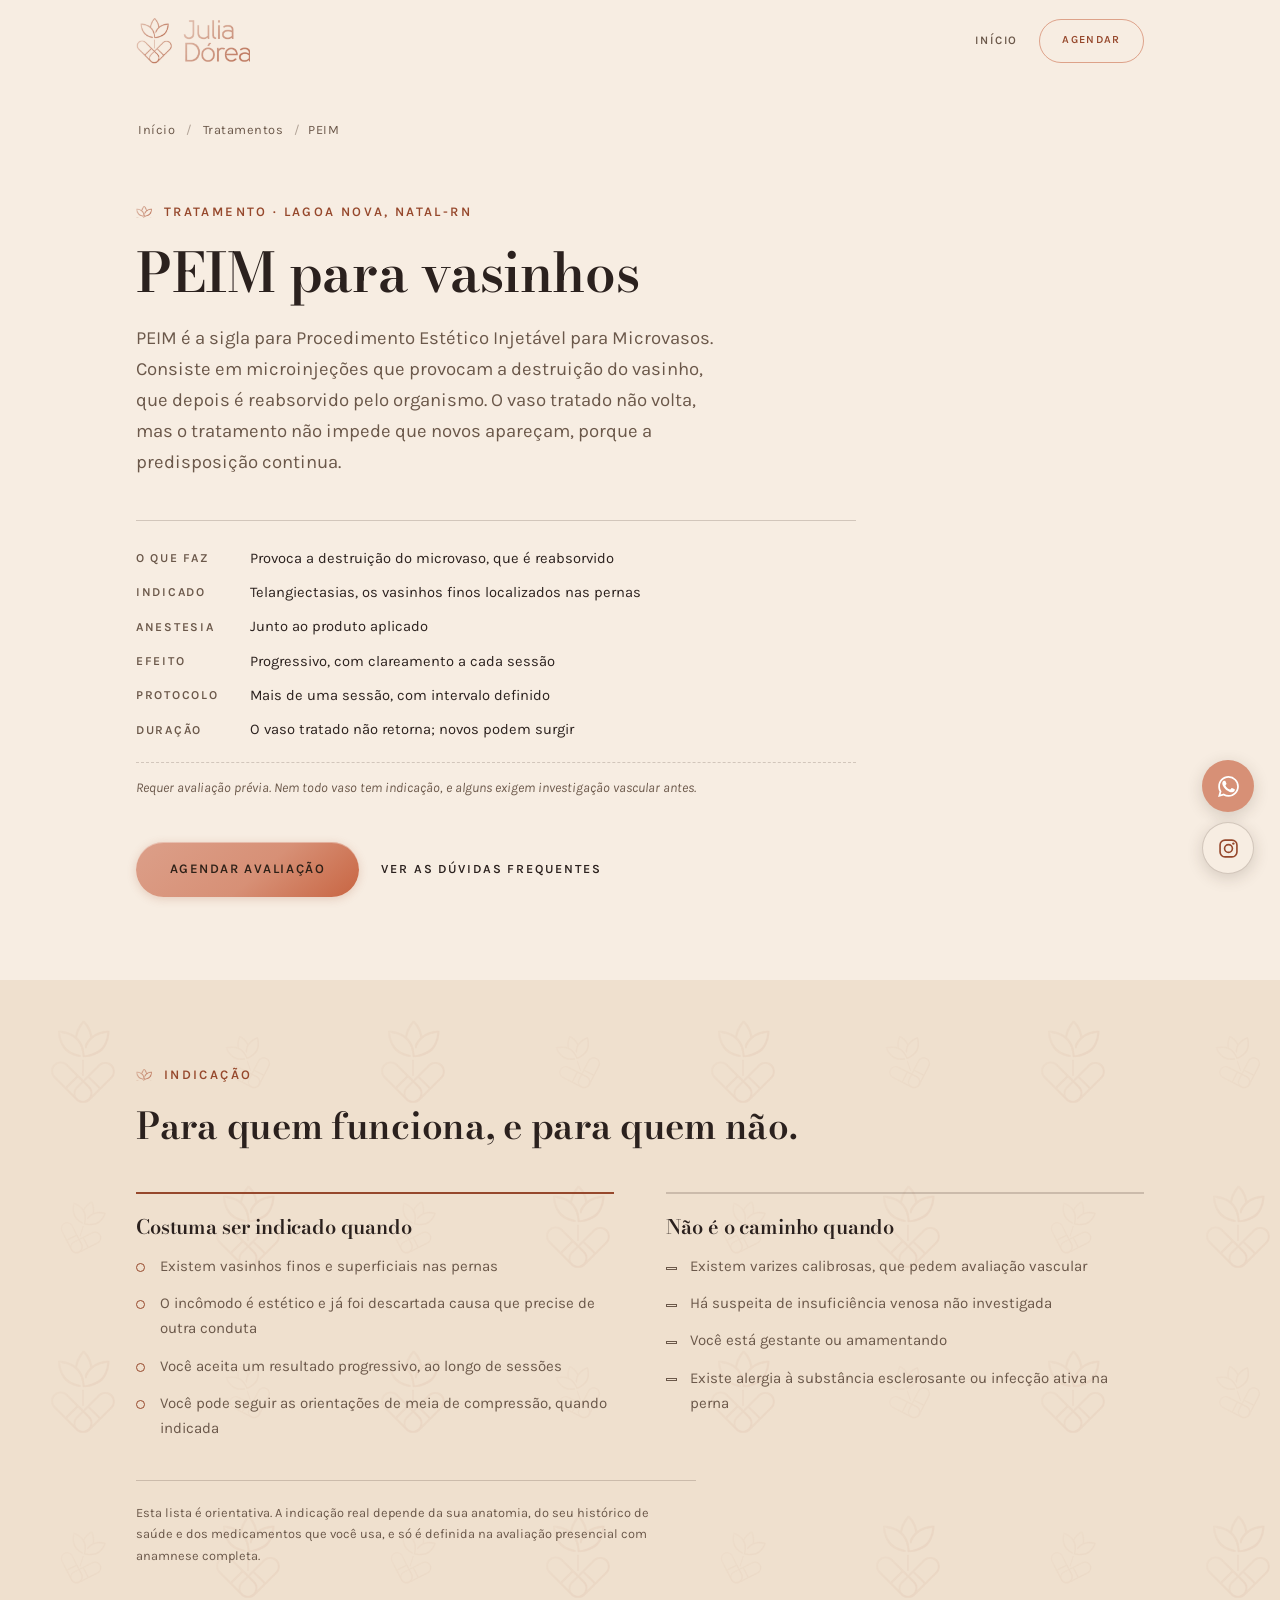
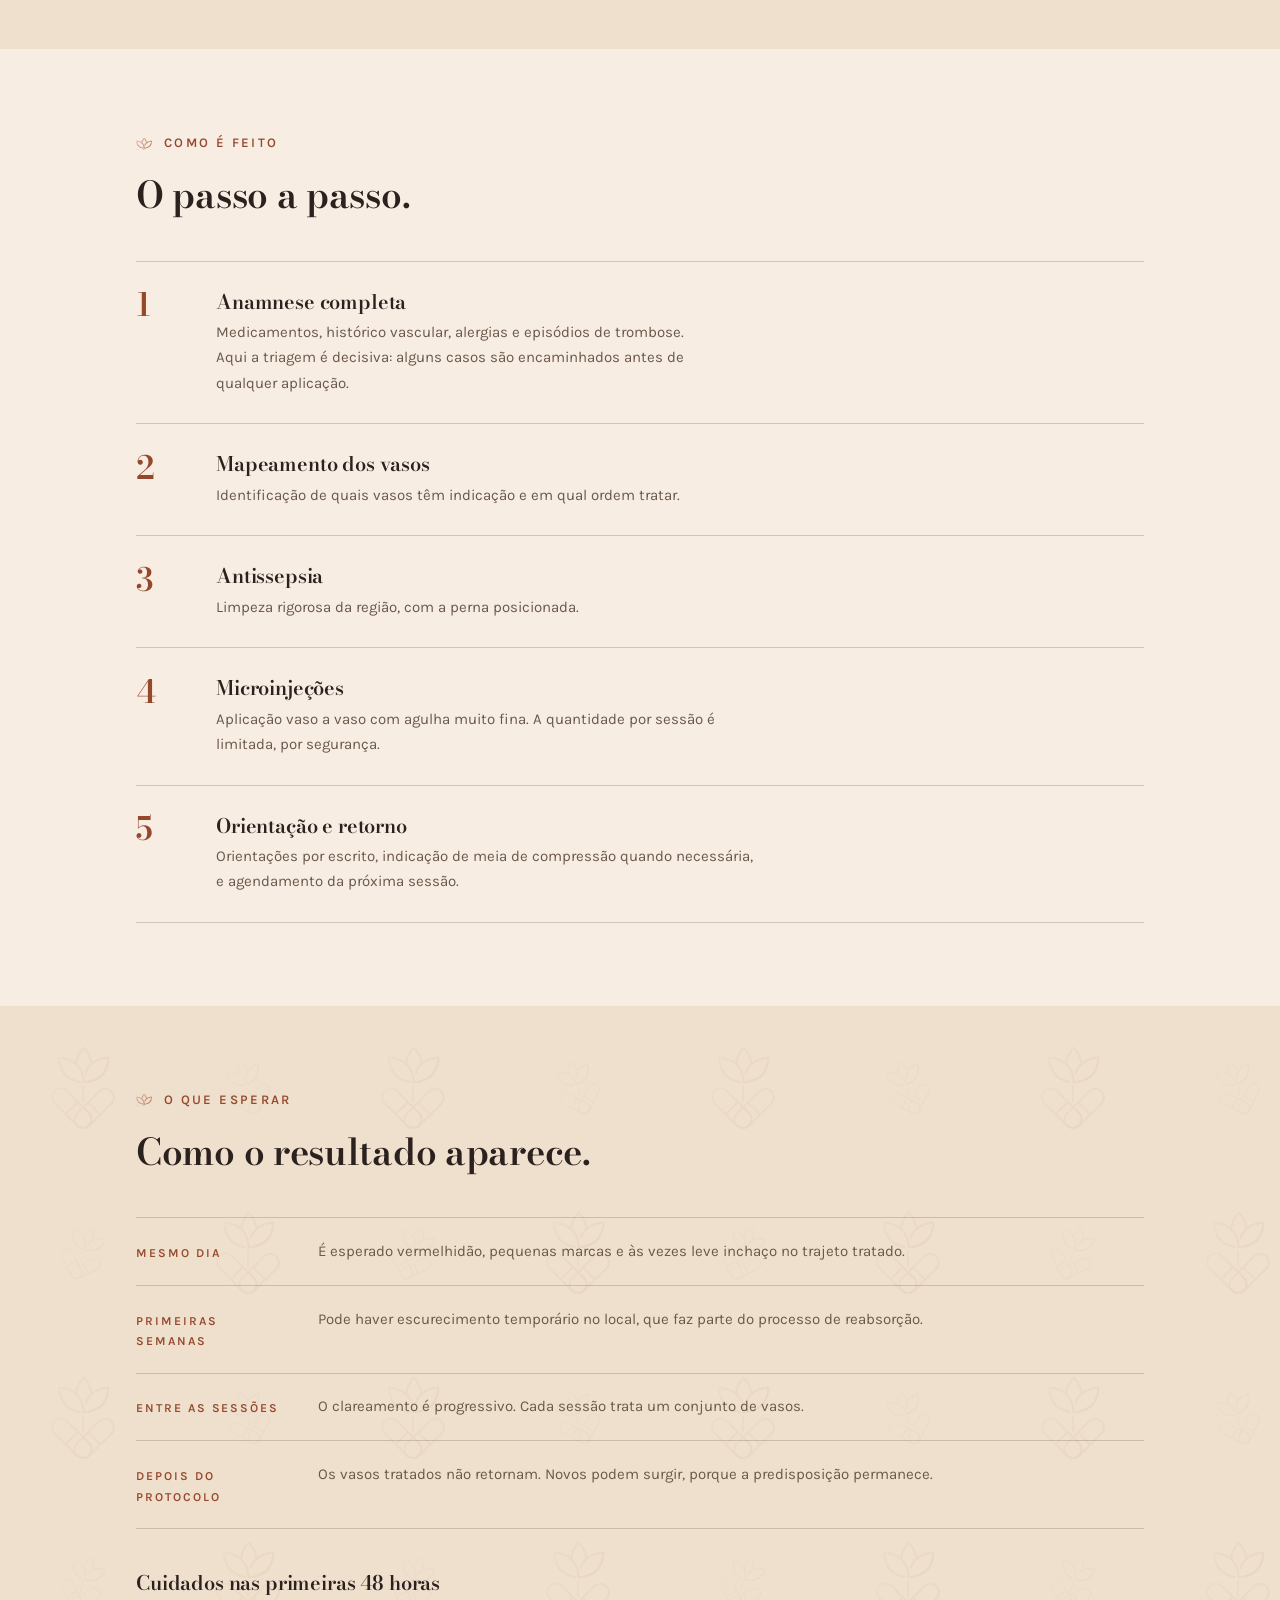
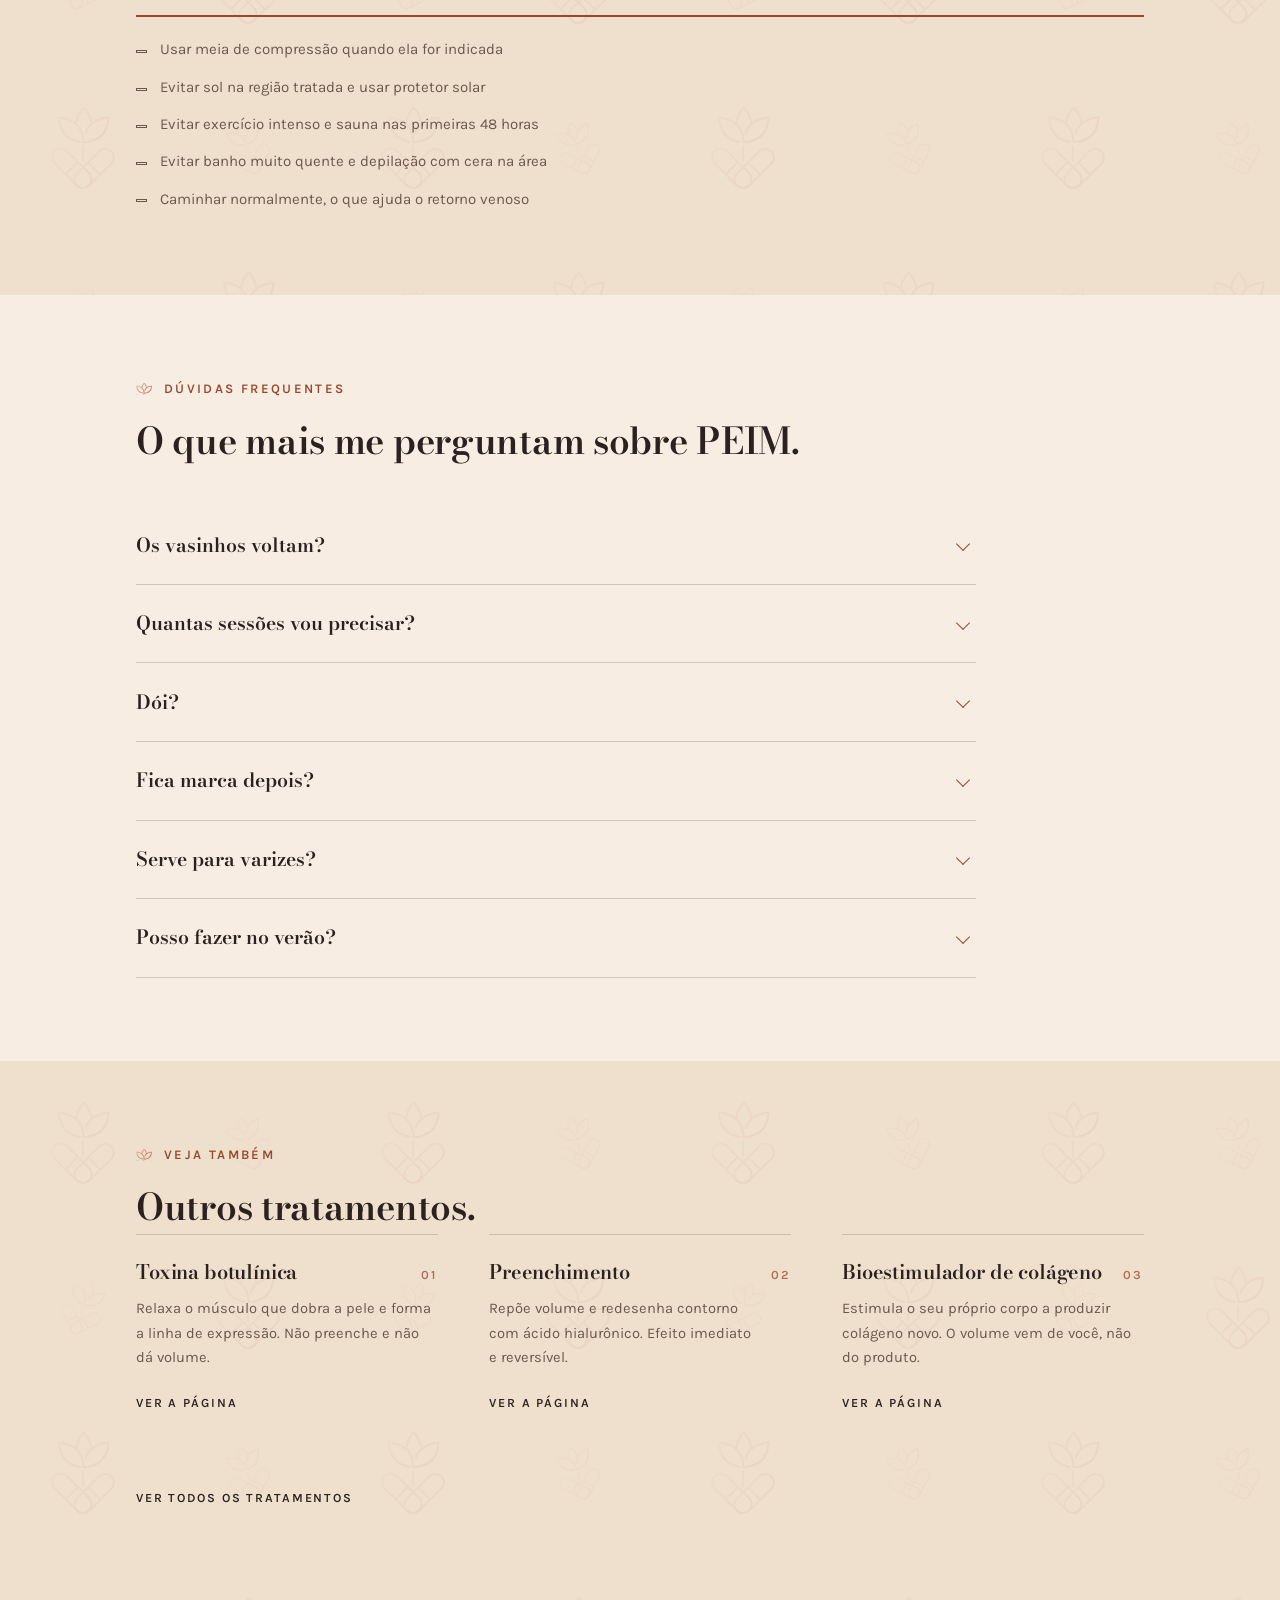
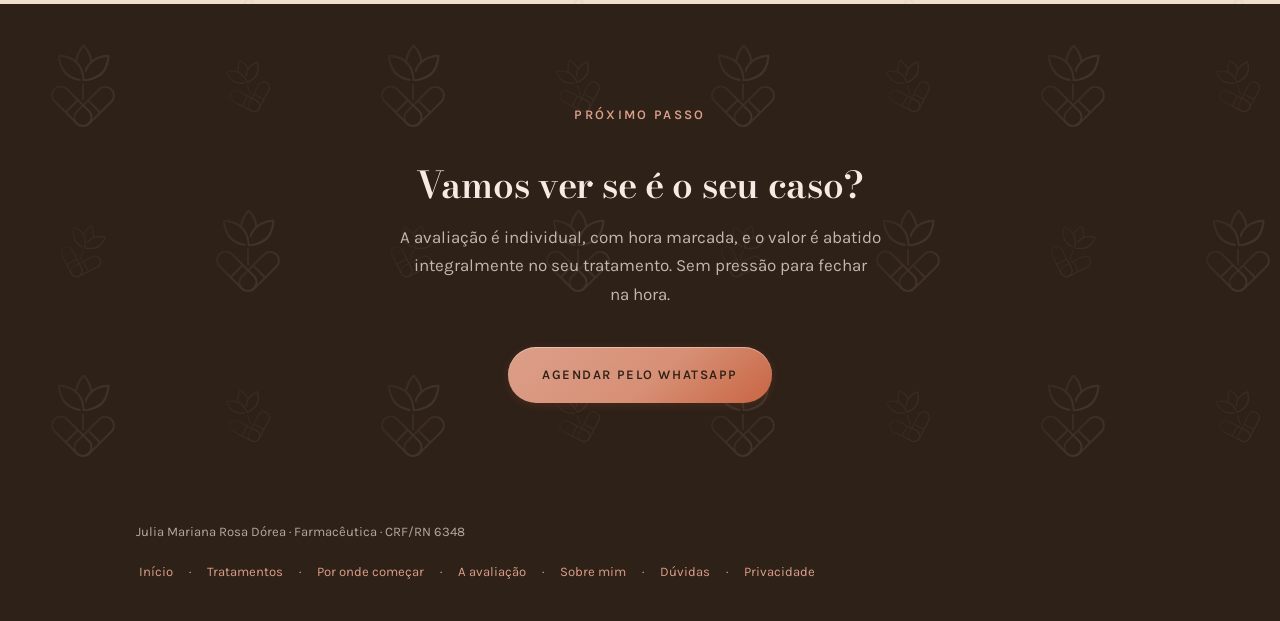
<file: tratamentos/peim.html>
<!DOCTYPE html>
<html lang="pt-BR">
<head>
<meta charset="UTF-8">
<meta name="viewport" content="width=device-width, initial-scale=1">
<title>PEIM para vasinhos nas pernas em Natal-RN | Julia Dórea</title>
<meta name="description" content="PEIM em Lagoa Nova, Natal-RN, para tratamento de vasinhos nas pernas. Ficha técnica, o que esperar entre as sessões e dúvidas frequentes. Farmacêutica esteta, CRF/RN 6348.">
<link rel="canonical" href="https://SEU-DOMINIO.com.br/tratamentos/peim.html">
<link rel="icon" type="image/png" sizes="32x32" href="../img/icone-32.png">
<link rel="apple-touch-icon" sizes="180x180" href="../img/icone-180.png">
<meta name="theme-color" content="#F7EDE2">
<meta property="og:type" content="website">
<meta property="og:locale" content="pt_BR">
<meta property="og:title" content="PEIM para vasinhos nas pernas em Natal-RN | Julia Dórea">
<meta property="og:description" content="PEIM em Lagoa Nova, Natal-RN, para tratamento de vasinhos nas pernas. Ficha técnica, o que esperar entre as sessões e dúvidas frequentes. Farmacêutica esteta, CRF/RN 6348.">
<meta property="og:image" content="https://SEU-DOMINIO.com.br/img/og.jpg">
<link rel="preconnect" href="https://fonts.googleapis.com">
<link rel="preconnect" href="https://fonts.gstatic.com" crossorigin>
<link href="https://fonts.googleapis.com/css2?family=Bodoni+Moda:ital,opsz,wght@0,6..96,400..900;1,6..96,400..900&family=Karla:wght@300;400;500;600&display=swap" rel="stylesheet">
<link rel="stylesheet" href="../css/paginas.css">
<script defer data-domain="SEU-DOMINIO.com.br" src="https://plausible.io/js/script.tagged-events.js"></script>
<script>
window.plausible=window.plausible||function(){(window.plausible.q=window.plausible.q||[]).push(arguments)};
(function(){var PIXEL="SEU_PIXEL_ID";if(PIXEL.indexOf("SEU_")===0)return;
!function(f,b,e,v,n,t,s){if(f.fbq)return;n=f.fbq=function(){n.callMethod?n.callMethod.apply(n,arguments):n.queue.push(arguments)};
if(!f._fbq)f._fbq=n;n.push=n;n.loaded=!0;n.version='2.0';n.queue=[];t=b.createElement(e);t.async=!0;t.src=v;
s=b.getElementsByTagName(e)[0];s.parentNode.insertBefore(t,s)}(window,document,'script','https://connect.facebook.net/pt_BR/fbevents.js');
fbq('init',PIXEL);fbq('track','PageView');})();
function registra(e,d){try{window.plausible(e,{props:d||{}})}catch(x){}
try{if(window.fbq)window.fbq('track',e==='Contato WhatsApp'?'Contact':'Lead',d||{})}catch(x){}}
</script>
</head>
<body>

<header>
  <nav class="nav">
    <a href="../index.html" class="marca" aria-label="Julia Dórea, ir para a página inicial">
      <img src="../img/logo-cabecalho.png" width="741" height="300" alt="Julia Dórea, Farmacêutica Esteta">
    </a>
    <a href="../index.html" class="voltar-inicio">Início</a>
    <a href="https://wa.me/5584987642744?text=Oi%2C%20Julia%21%20Estou%20lendo%20a%20p%C3%A1gina%20sobre%20PEIM%20e%20quero%20agendar." target="_blank" rel="noopener" class="btn zap" data-msg="Oi, Julia! Estou lendo a página sobre PEIM e quero agendar.">Agendar</a>
  </nav>
</header>

<div class="wrap trilha">
  <a href="../index.html">Início</a><span>/</span><a href="index.html">Tratamentos</a><span>/</span>PEIM
</div>

<section class="topo">
  <div class="wrap">
    <p class="olho">Tratamento · Lagoa Nova, Natal-RN</p>
    <h1>PEIM para vasinhos</h1>
    <p class="lead">PEIM é a sigla para Procedimento Estético Injetável para Microvasos. Consiste em microinjeções que provocam a destruição do vasinho, que depois é reabsorvido pelo organismo. O vaso tratado não volta, mas o tratamento não impede que novos apareçam, porque a predisposição continua.</p>

    <div class="ficha">
      <dl><dt>O que faz</dt><dd>Provoca a destruição do microvaso, que é reabsorvido</dd><dt>Indicado</dt><dd>Telangiectasias, os vasinhos finos localizados nas pernas</dd><dt>Anestesia</dt><dd>Junto ao produto aplicado</dd><dt>Efeito</dt><dd>Progressivo, com clareamento a cada sessão</dd><dt>Protocolo</dt><dd>Mais de uma sessão, com intervalo definido</dd><dt>Duração</dt><dd>O vaso tratado não retorna; novos podem surgir</dd></dl>
      <p class="nota">Requer avaliação prévia. Nem todo vaso tem indicação, e alguns exigem investigação vascular antes.</p>
    </div>

    <div class="acoes">
      <a href="https://wa.me/5584987642744?text=Oi%2C%20Julia%21%20Li%20o%20come%C3%A7o%20da%20p%C3%A1gina%20sobre%20PEIM%20e%20quero%20agendar%20minha%20avalia%C3%A7%C3%A3o." target="_blank" rel="noopener" class="btn zap" data-msg="Oi, Julia! Li o começo da página sobre PEIM e quero agendar minha avaliação.">Agendar avaliação</a>
      <a href="#duvidas" class="filete">Ver as dúvidas frequentes</a>
    </div>
  </div>
</section>

<section class="carvao">
  <div class="wrap">
    <p class="olho">Indicação</p>
    <h2>Para quem funciona, e para quem não.</h2>
    <div class="duas">
      <div><h3>Costuma ser indicado quando</h3><ul><li>Existem vasinhos finos e superficiais nas pernas</li><li>O incômodo é estético e já foi descartada causa que precise de outra conduta</li><li>Você aceita um resultado progressivo, ao longo de sessões</li><li>Você pode seguir as orientações de meia de compressão, quando indicada</li></ul></div>
      <div class="nao"><h3>Não é o caminho quando</h3><ul><li>Existem varizes calibrosas, que pedem avaliação vascular</li><li>Há suspeita de insuficiência venosa não investigada</li><li>Você está gestante ou amamentando</li><li>Existe alergia à substância esclerosante ou infecção ativa na perna</li></ul></div>
    </div>
    <p class="aviso">Esta lista é orientativa. A indicação real depende da sua anatomia, do seu histórico de saúde e dos medicamentos que você usa, e só é definida na avaliação presencial com anamnese completa.</p>
  </div>
</section>

<section>
  <div class="wrap">
    <p class="olho">Como é feito</p>
    <h2>O passo a passo.</h2>
    <div class="etapas"><div class="etapa"><b>1</b><div><h3>Anamnese completa</h3><p>Medicamentos, histórico vascular, alergias e episódios de trombose. Aqui a triagem é decisiva: alguns casos são encaminhados antes de qualquer aplicação.</p></div></div><div class="etapa"><b>2</b><div><h3>Mapeamento dos vasos</h3><p>Identificação de quais vasos têm indicação e em qual ordem tratar.</p></div></div><div class="etapa"><b>3</b><div><h3>Antissepsia</h3><p>Limpeza rigorosa da região, com a perna posicionada.</p></div></div><div class="etapa"><b>4</b><div><h3>Microinjeções</h3><p>Aplicação vaso a vaso com agulha muito fina. A quantidade por sessão é limitada, por segurança.</p></div></div><div class="etapa"><b>5</b><div><h3>Orientação e retorno</h3><p>Orientações por escrito, indicação de meia de compressão quando necessária, e agendamento da próxima sessão.</p></div></div></div>
  </div>
</section>

<section class="carvao">
  <div class="wrap">
    <p class="olho">O que esperar</p>
    <h2>Como o resultado aparece.</h2>
    <div class="linha-tempo"><div class="marco"><b>Mesmo dia</b><p>É esperado vermelhidão, pequenas marcas e às vezes leve inchaço no trajeto tratado.</p></div><div class="marco"><b>Primeiras semanas</b><p>Pode haver escurecimento temporário no local, que faz parte do processo de reabsorção.</p></div><div class="marco"><b>Entre as sessões</b><p>O clareamento é progressivo. Cada sessão trata um conjunto de vasos.</p></div><div class="marco"><b>Depois do protocolo</b><p>Os vasos tratados não retornam. Novos podem surgir, porque a predisposição permanece.</p></div></div>
    <h3 style="margin-top:2.6rem">Cuidados nas primeiras 48 horas</h3>
    <div class="duas" style="margin-top:1.2rem">
      <div class="nao" style="border-top-color:var(--rose)"><ul><li>Usar meia de compressão quando ela for indicada</li><li>Evitar sol na região tratada e usar protetor solar</li><li>Evitar exercício intenso e sauna nas primeiras 48 horas</li><li>Evitar banho muito quente e depilação com cera na área</li><li>Caminhar normalmente, o que ajuda o retorno venoso</li></ul></div>
    </div>
  </div>
</section>

<section id="duvidas">
  <div class="wrap">
    <p class="olho">Dúvidas frequentes</p>
    <h2>O que mais me perguntam sobre PEIM.</h2>
    <div class="faq"><details><summary>Os vasinhos voltam?</summary><div class="corpo">O vaso tratado não retorna, porque ele é fechado e reabsorvido. Mas a predisposição continua, então novos vasos podem aparecer com o tempo.</div></details><details><summary>Quantas sessões vou precisar?</summary><div class="corpo">Depende da quantidade e do calibre dos vasos. É comum precisar de mais de uma sessão, e o número é estimado na avaliação.</div></details><details><summary>Dói?</summary><div class="corpo">A agulha é muito fina e a maioria das pacientes descreve uma ardência rápida a cada aplicação, que passa em segundos.</div></details><details><summary>Fica marca depois?</summary><div class="corpo">Pode haver escurecimento temporário no trajeto tratado, que faz parte da reabsorção e clareia com o tempo. Sol na região atrasa esse processo.</div></details><details><summary>Serve para varizes?</summary><div class="corpo">Não. PEIM trata microvasos. Varizes calibrosas exigem avaliação vascular e outra conduta, e nesses casos eu encaminho.</div></details><details><summary>Posso fazer no verão?</summary><div class="corpo">Pode, mas exige disciplina com protetor solar e com a exposição da região tratada. Muitas pacientes preferem começar nos meses mais frios.</div></details></div>
  </div>
</section>

<section class="carvao">
  <div class="wrap">
    <p class="olho">Veja também</p>
    <h2>Outros tratamentos.</h2>
    <div class="cartoes"><a class="cartao" href="toxina-botulinica.html"><div class="topo-cartao"><h3>Toxina botulínica</h3><span class="num">01</span></div><p>Relaxa o músculo que dobra a pele e forma a linha de expressão. Não preenche e não dá volume.</p><span class="ir">Ver a página</span></a><a class="cartao" href="preenchimento.html"><div class="topo-cartao"><h3>Preenchimento</h3><span class="num">02</span></div><p>Repõe volume e redesenha contorno com ácido hialurônico. Efeito imediato e reversível.</p><span class="ir">Ver a página</span></a><a class="cartao" href="bioestimulador-de-colageno.html"><div class="topo-cartao"><h3>Bioestimulador de colágeno</h3><span class="num">03</span></div><p>Estimula o seu próprio corpo a produzir colágeno novo. O volume vem de você, não do produto.</p><span class="ir">Ver a página</span></a></div>
    <div style="margin-top:2.2rem"><a href="index.html" class="filete">Ver todos os tratamentos</a></div>
  </div>
</section>

<section class="final">
  <div class="wrap">
    <p class="olho">Próximo passo</p>
    <h2>Vamos ver se é o seu caso?</h2>
    <p>A avaliação é individual, com hora marcada, e o valor é abatido integralmente no seu tratamento. Sem pressão para fechar na hora.</p>
    <a href="https://wa.me/5584987642744?text=Oi%2C%20Julia%21%20Cheguei%20ao%20fim%20da%20p%C3%A1gina%20sobre%20PEIM%20e%20quero%20agendar." target="_blank" rel="noopener" class="btn zap" data-msg="Oi, Julia! Cheguei ao fim da página sobre PEIM e quero agendar.">Agendar pelo WhatsApp</a>
  </div>
</section>

<footer>
  <div class="wrap pe">
    <p>Julia Mariana Rosa Dórea · Farmacêutica · CRF/RN 6348</p>
    <p><a href="../index.html">Início</a> · <a href="index.html">Tratamentos</a> · <a href="../orientacao.html">Por onde começar</a> · <a href="../avaliacao.html">A avaliação</a> · <a href="../sobre.html">Sobre mim</a> · <a href="../duvidas.html">Dúvidas</a> · <a href="../privacidade.html">Privacidade</a></p>
  </div>
</footer>

<div class="flutuantes">
  <a class="f-zap" href="https://wa.me/5584987642744?text=Oi%2C%20Julia%21%20Vim%20pelo%20bot%C3%A3o%20do%20site%20e%20quero%20agendar." target="_blank" rel="noopener" aria-label="Agendar pelo WhatsApp" title="Agendar pelo WhatsApp">
    <svg viewBox="0 0 24 24" fill="currentColor" aria-hidden="true"><path d="M17.47 14.38c-.3-.15-1.76-.87-2.03-.97-.27-.1-.47-.15-.67.15-.2.3-.77.96-.94 1.16-.17.2-.35.22-.64.07-.3-.15-1.25-.46-2.39-1.47-.88-.79-1.48-1.76-1.65-2.06-.17-.3-.02-.46.13-.61.13-.13.3-.35.45-.52.15-.17.2-.3.3-.5.1-.2.05-.37-.02-.52-.08-.15-.67-1.61-.92-2.21-.24-.58-.49-.5-.67-.51h-.57c-.2 0-.52.07-.79.37-.27.3-1.04 1.02-1.04 2.48s1.06 2.88 1.21 3.08c.15.2 2.09 3.2 5.08 4.48.71.31 1.26.49 1.69.63.71.22 1.36.19 1.87.12.57-.09 1.76-.72 2.01-1.42.25-.7.25-1.29.17-1.42-.07-.13-.27-.2-.57-.35zM12.04 2C6.58 2 2.13 6.45 2.13 11.91c0 1.75.46 3.45 1.32 4.95L2 22l5.25-1.38a9.87 9.87 0 004.79 1.22h.01c5.46 0 9.91-4.45 9.91-9.91 0-2.65-1.03-5.14-2.9-7.01A9.82 9.82 0 0012.04 2zm0 18.13h-.01a8.2 8.2 0 01-4.18-1.15l-.3-.18-3.11.82.83-3.04-.2-.31a8.18 8.18 0 01-1.26-4.36c0-4.54 3.7-8.24 8.24-8.24a8.18 8.18 0 015.82 2.42 8.18 8.18 0 012.41 5.83c0 4.54-3.7 8.21-8.24 8.21z"/></svg>
  </a>
  <a class="f-ig" href="https://instagram.com/drajuliadorea" target="_blank" rel="noopener" aria-label="Ver o Instagram @drajuliadorea" title="Instagram">
    <svg viewBox="0 0 24 24" fill="none" aria-hidden="true"><rect x="3.2" y="3.2" width="17.6" height="17.6" rx="5.2" stroke="currentColor" stroke-width="1.7"/><circle cx="12" cy="12" r="4.1" stroke="currentColor" stroke-width="1.7"/><circle cx="17.1" cy="6.9" r="1.25" fill="currentColor"/></svg>
  </a>
</div>

<div class="barra">
  <div><b>Avaliação com hora marcada</b>Valor abatido no tratamento</div>
  <a href="https://wa.me/5584987642744?text=Oi%2C%20Julia%21%20Estou%20na%20p%C3%A1gina%20sobre%20PEIM%20pelo%20celular%20e%20quero%20agendar." target="_blank" rel="noopener" class="btn zap" data-msg="Oi, Julia! Estou na página sobre PEIM pelo celular e quero agendar.">Agendar</a>
</div>

<script>
var cab=document.querySelector("header");
window.addEventListener("scroll",function(){cab.classList.toggle("desceu",window.scrollY>20)},{passive:true});
var ds=document.querySelectorAll(".faq details");
ds.forEach(function(d){d.addEventListener("toggle",function(){if(d.open)ds.forEach(function(o){if(o!==d)o.open=false})})});
const WHATSAPP="5584987642744";
/* href já vem pronto no HTML; o JS apenas confirma e registra */
document.querySelectorAll(".zap").forEach(function(el){
  if(el.dataset.msg) el.href="https://wa.me/"+WHATSAPP+"?text="+encodeURIComponent(el.dataset.msg);
  el.addEventListener("click",function(){ if(window.registra) registra("Contato WhatsApp",{origem:document.title.split(" |")[0]}); });
});
</script>

<script type="application/ld+json">{"@context": "https://schema.org", "@type": "BreadcrumbList", "itemListElement": [{"@type": "ListItem", "position": 1, "name": "Início", "item": "https://SEU-DOMINIO.com.br/"}, {"@type": "ListItem", "position": 2, "name": "Tratamentos", "item": "https://SEU-DOMINIO.com.br/tratamentos/"}, {"@type": "ListItem", "position": 3, "name": "PEIM"}]}</script>
<script type="application/ld+json">{"@context": "https://schema.org", "@type": "FAQPage", "mainEntity": [{"@type": "Question", "name": "Os vasinhos voltam?", "acceptedAnswer": {"@type": "Answer", "text": "O vaso tratado não retorna, porque ele é fechado e reabsorvido. Mas a predisposição continua, então novos vasos podem aparecer com o tempo."}}, {"@type": "Question", "name": "Quantas sessões vou precisar?", "acceptedAnswer": {"@type": "Answer", "text": "Depende da quantidade e do calibre dos vasos. É comum precisar de mais de uma sessão, e o número é estimado na avaliação."}}, {"@type": "Question", "name": "Dói?", "acceptedAnswer": {"@type": "Answer", "text": "A agulha é muito fina e a maioria das pacientes descreve uma ardência rápida a cada aplicação, que passa em segundos."}}, {"@type": "Question", "name": "Fica marca depois?", "acceptedAnswer": {"@type": "Answer", "text": "Pode haver escurecimento temporário no trajeto tratado, que faz parte da reabsorção e clareia com o tempo. Sol na região atrasa esse processo."}}, {"@type": "Question", "name": "Serve para varizes?", "acceptedAnswer": {"@type": "Answer", "text": "Não. PEIM trata microvasos. Varizes calibrosas exigem avaliação vascular e outra conduta, e nesses casos eu encaminho."}}, {"@type": "Question", "name": "Posso fazer no verão?", "acceptedAnswer": {"@type": "Answer", "text": "Pode, mas exige disciplina com protetor solar e com a exposição da região tratada. Muitas pacientes preferem começar nos meses mais frios."}}]}</script>
</body>
</html>
</file>
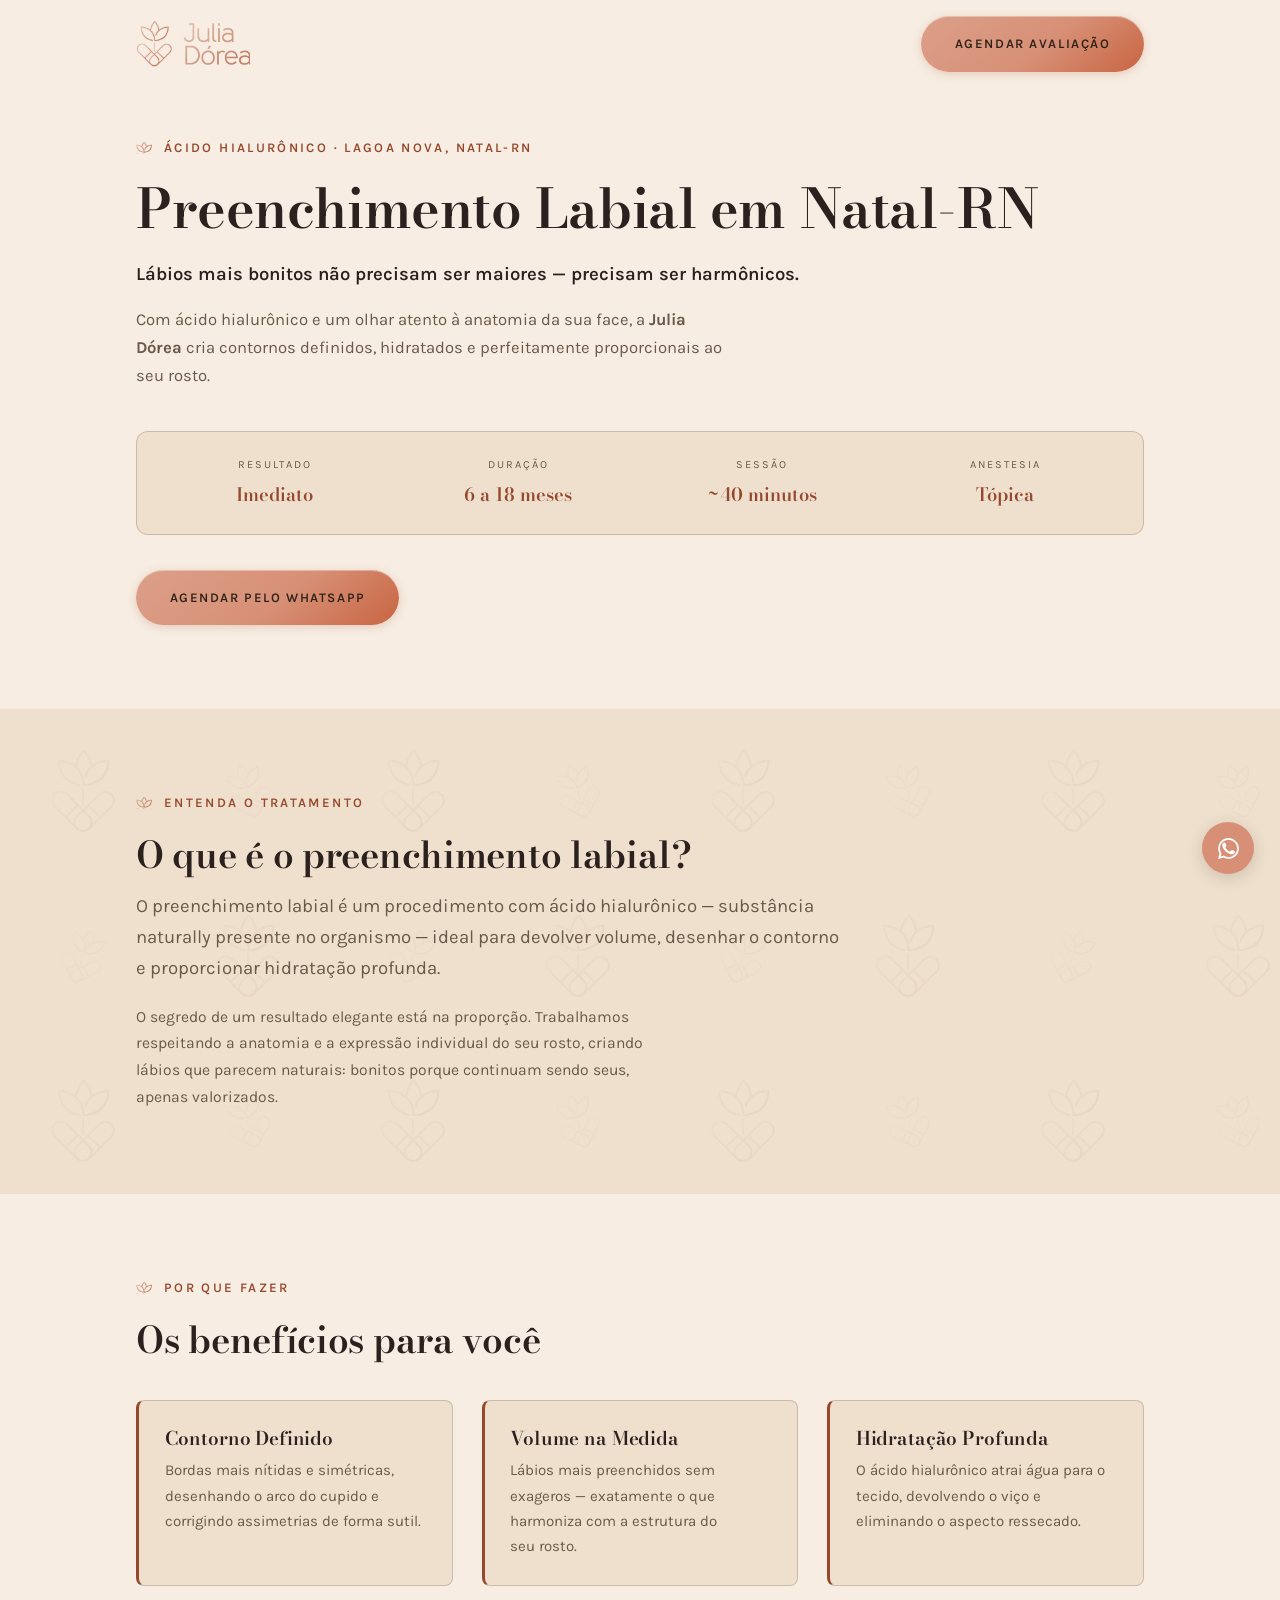
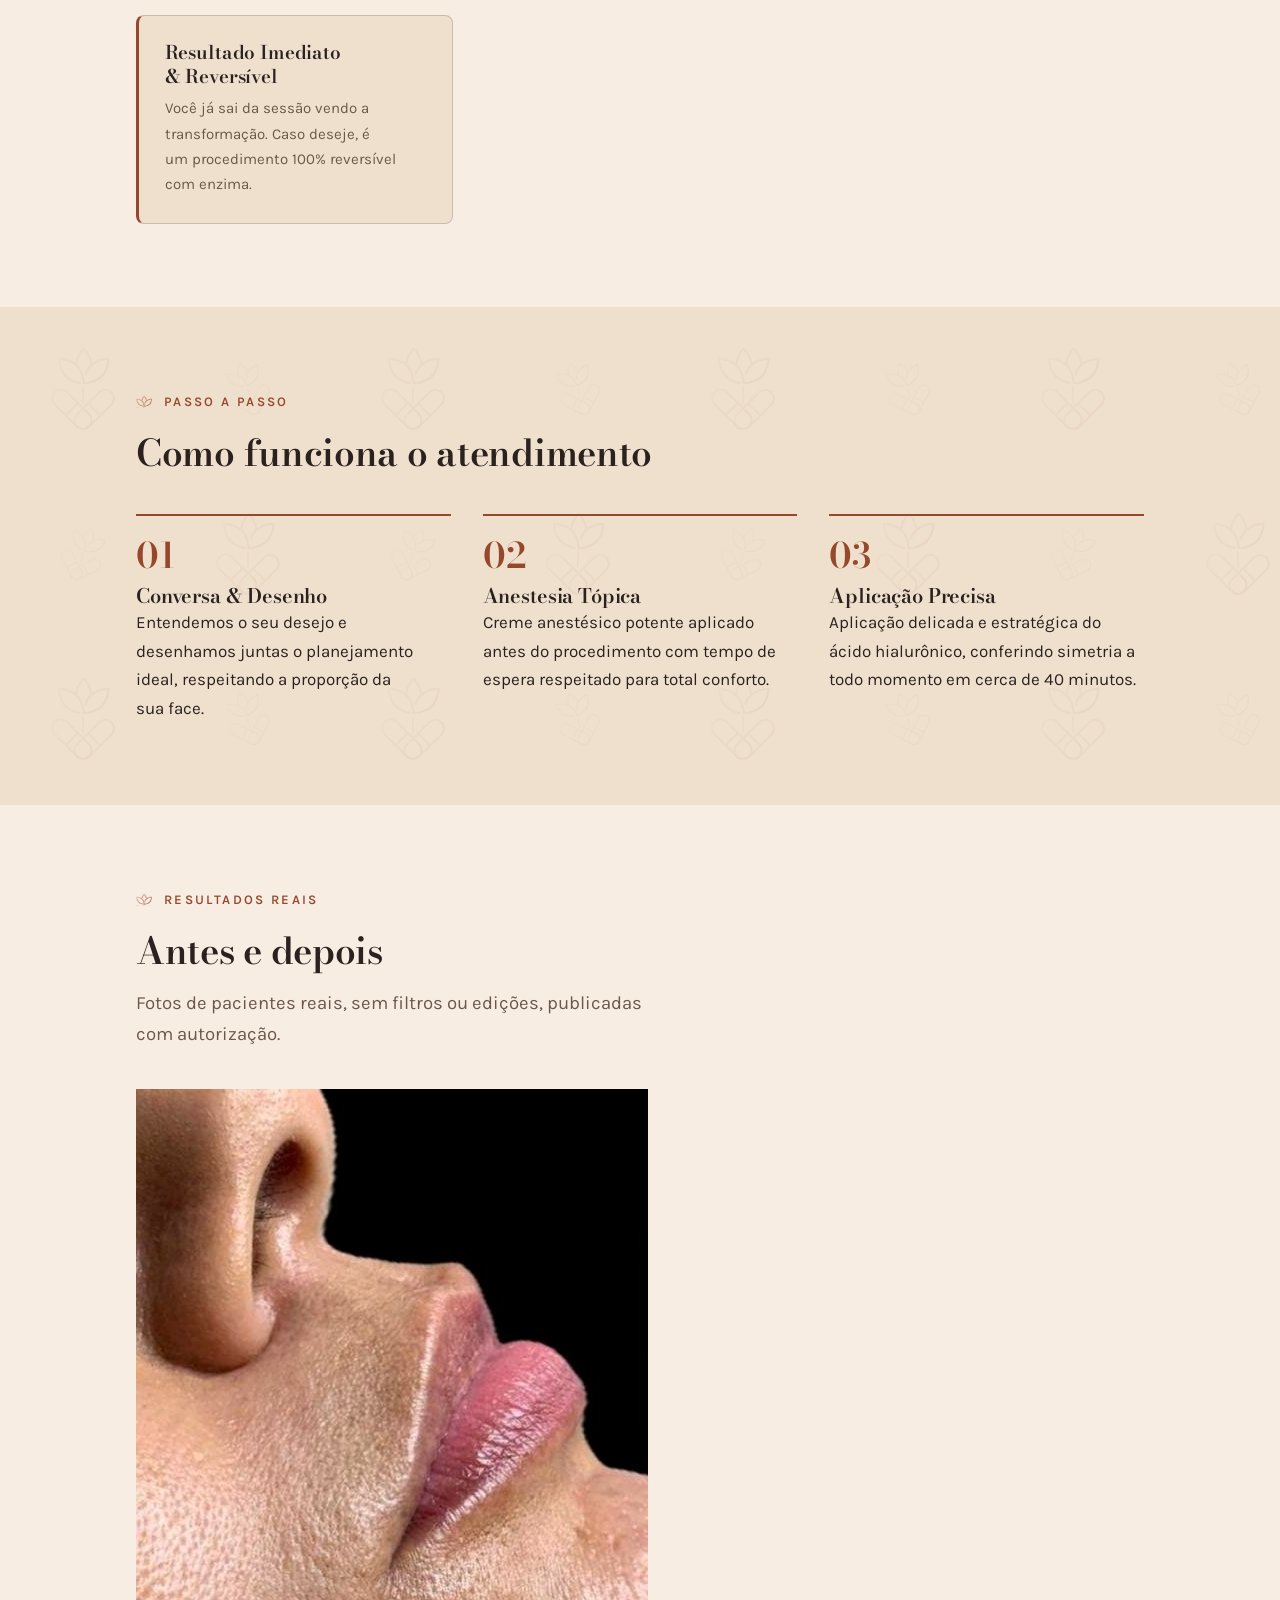
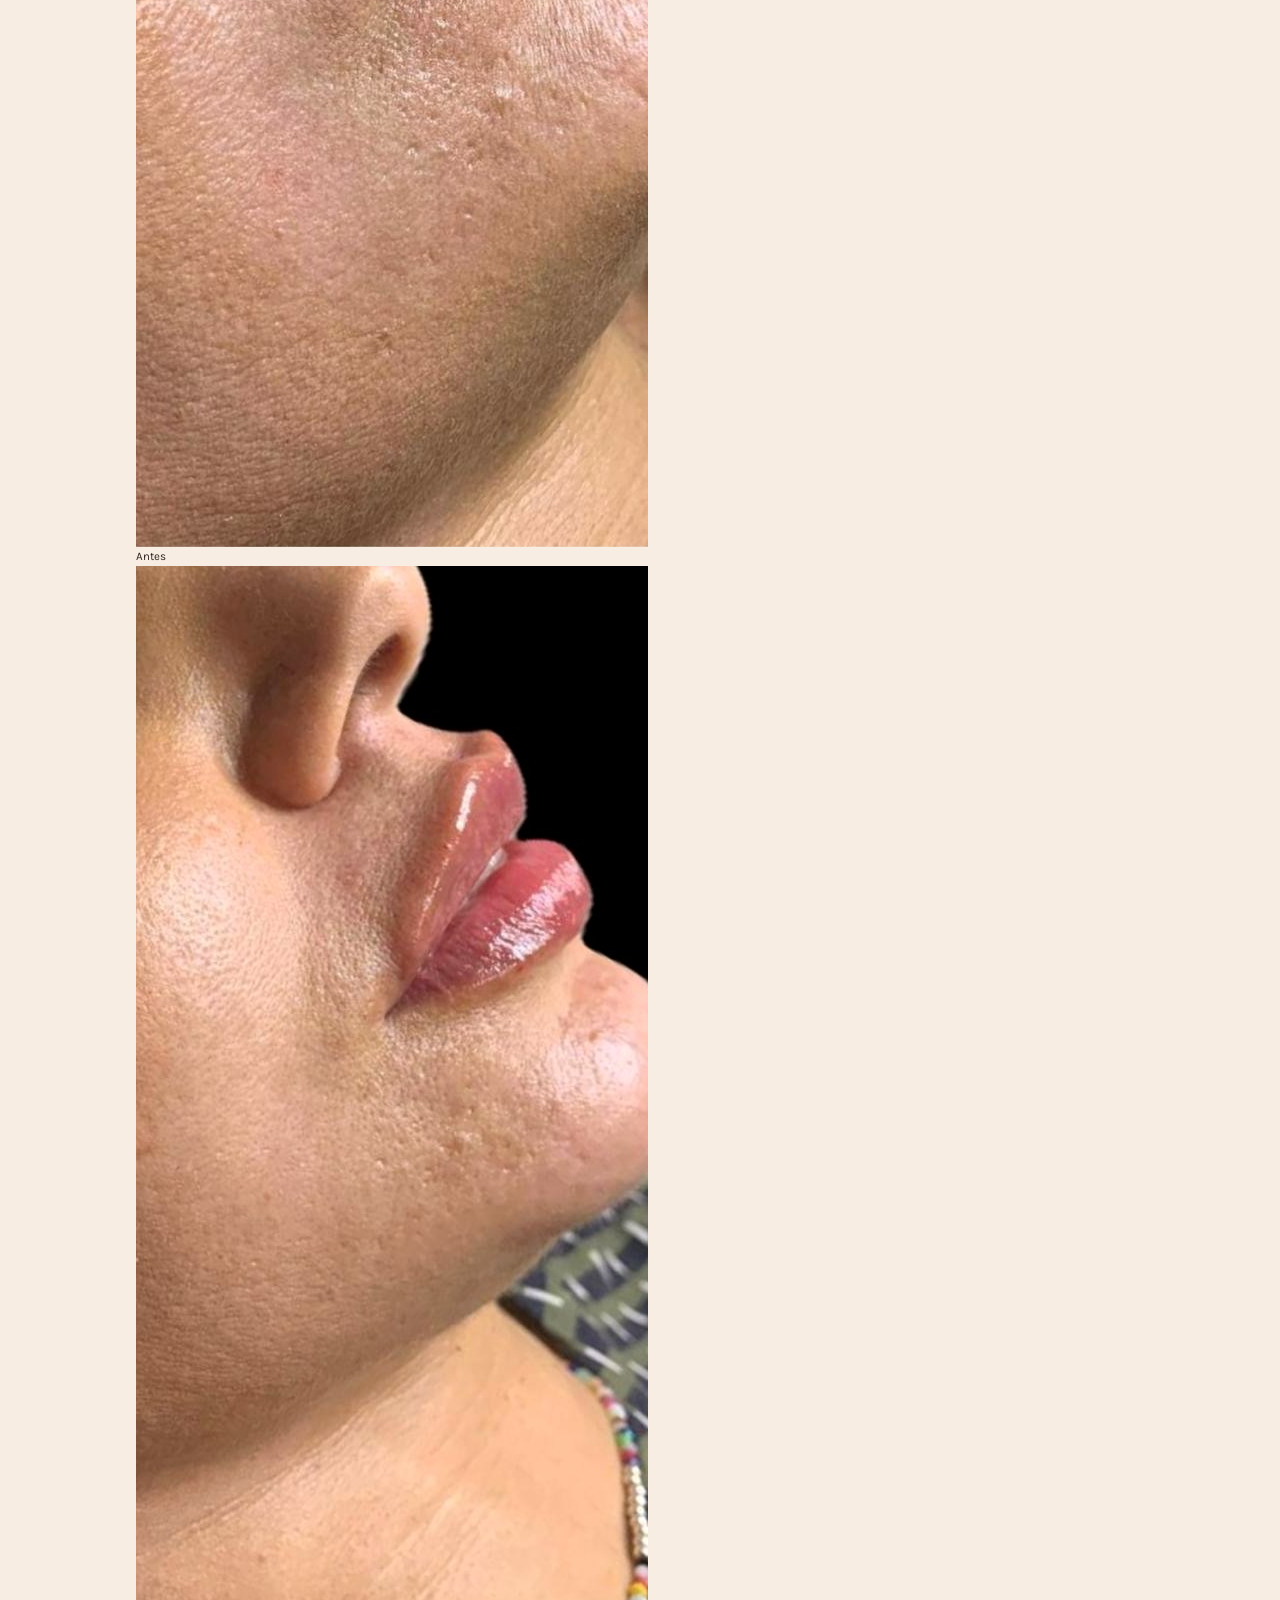
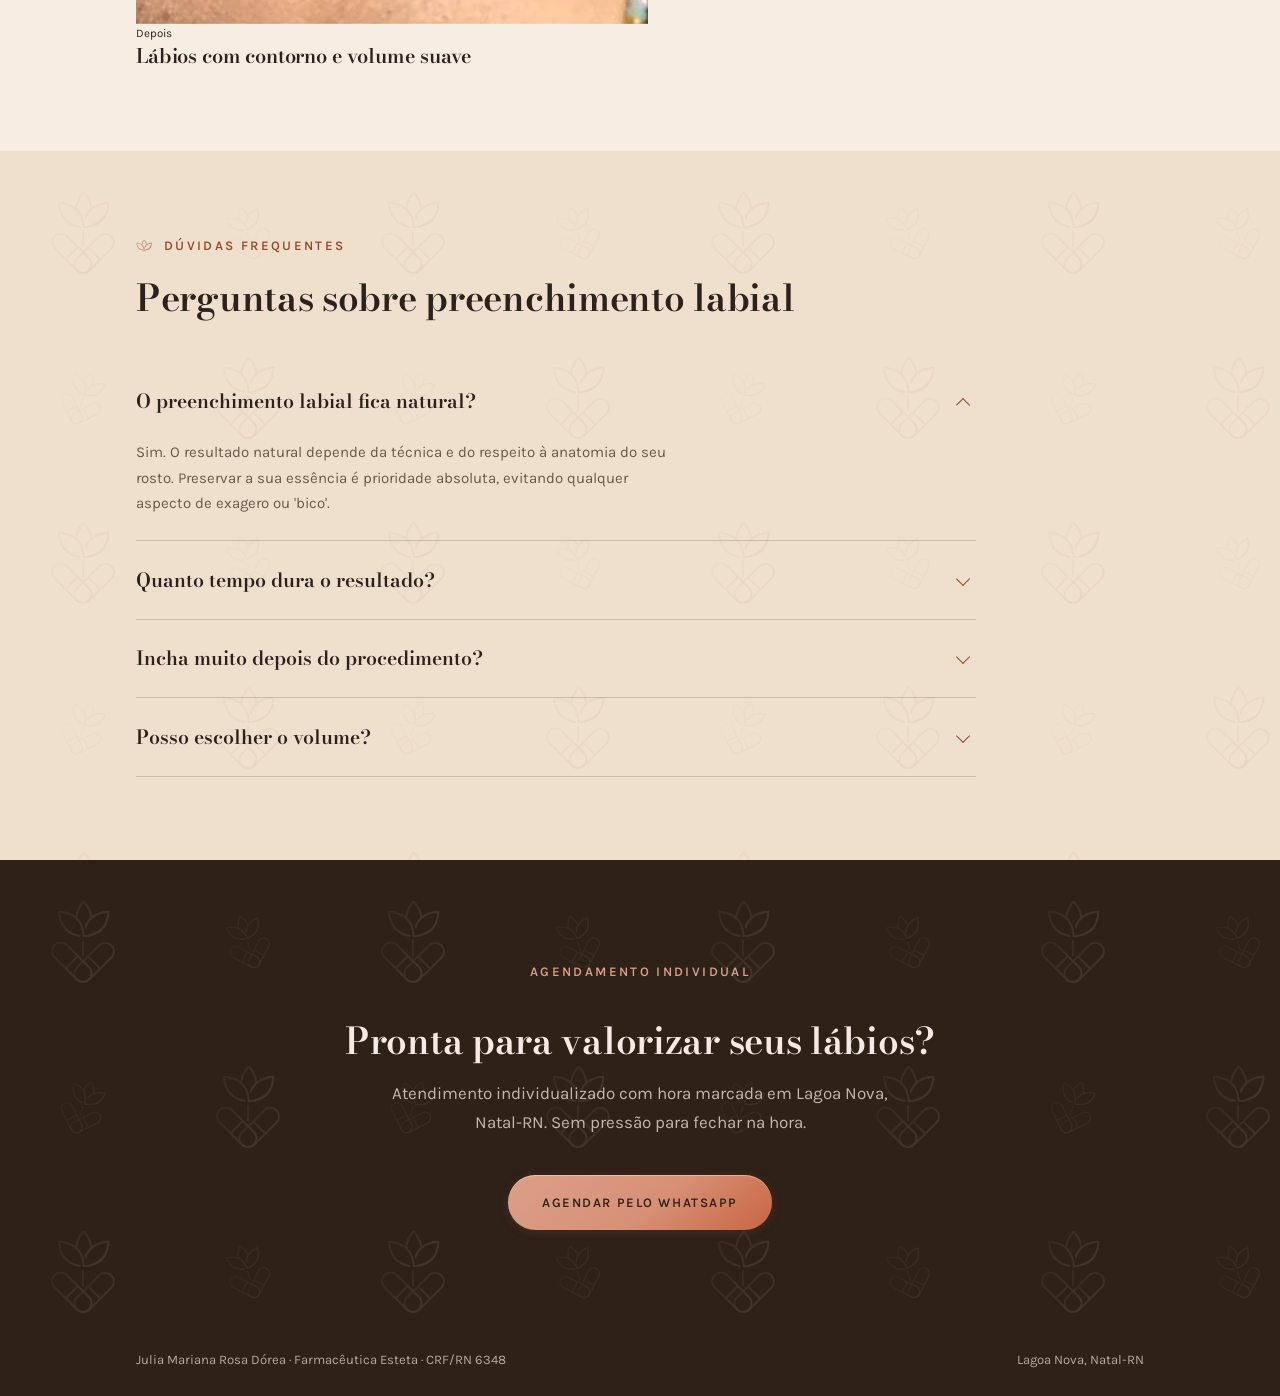
<file: tratamentos/preenchimento-labial.html>
<!DOCTYPE html>
<html lang="pt-BR">
<head>
<meta charset="UTF-8">
<meta name="viewport" content="width=device-width, initial-scale=1">
<title>Preenchimento Labial em Natal-RN | Julia Dórea, Farmacêutica Esteta</title>
<meta name="description" content="Preenchimento labial com ácido hialurônico em Lagoa Nova, Natal-RN com Julia Dórea. Lábios definidos, hidratados, proporcionais e 100% naturais. CRF/RN 6348.">
<link rel="canonical" href="https://SEU-DOMINIO.com.br/tratamentos/preenchimento-labial.html">
<link rel="icon" type="image/png" sizes="32x32" href="../img/icone-32.png">
<link rel="apple-touch-icon" sizes="180x180" href="../img/icone-180.png">
<meta name="theme-color" content="#F7EDE2">
<meta property="og:type" content="website">
<meta property="og:locale" content="pt_BR">
<meta property="og:title" content="Preenchimento Labial em Natal-RN | Julia Dórea">
<meta property="og:description" content="Preenchimento labial com ácido hialurônico em Lagoa Nova, Natal-RN. Lábios definidos, hidratados e naturais. Agende pelo WhatsApp.">
<meta property="og:image" content="https://SEU-DOMINIO.com.br/img/og.jpg">
<link rel="preconnect" href="https://fonts.googleapis.com">
<link rel="preconnect" href="https://fonts.gstatic.com" crossorigin>
<link href="https://fonts.googleapis.com/css2?family=Bodoni+Moda:ital,opsz,wght@0,6..96,400..900;1,6..96,400..900&family=Karla:wght@300;400;500;600&display=swap" rel="stylesheet">
<link rel="stylesheet" href="../css/paginas.css">

<style>
/* Estilos específicos para a landing sem distrações */
.header-limpo {
  display: flex;
  justify-content: space-between;
  align-items: center;
  padding: 1rem var(--gut);
  max-width: var(--max);
  margin: 0 auto;
}
.quick-specs {
  display: grid;
  grid-template-columns: repeat(auto-fit, minmax(140px, 1fr));
  gap: 1rem;
  margin-top: 2.5rem;
  padding: 1.5rem;
  background: var(--carvao);
  border: 1px solid var(--linha);
  border-radius: 12px;
}
.spec-card {
  text-align: center;
}
.spec-card .label {
  font-size: 0.68rem;
  letter-spacing: 0.18em;
  text-transform: uppercase;
  color: var(--creme-2);
  margin-bottom: 0.3rem;
  display: block;
}
.spec-card .val {
  font-family: var(--display);
  font-size: 1.15rem;
  font-weight: 600;
  color: var(--rose);
}
.grid-beneficios {
  display: grid;
  grid-template-columns: repeat(auto-fit, minmax(260px, 1fr));
  gap: 1.8rem;
  margin-top: 2.5rem;
}
.b-card {
  background: var(--carvao);
  border: 1px solid var(--linha);
  border-left: 3px solid var(--rose);
  padding: 1.6rem;
  border-radius: 8px;
}
.b-card h3 {
  margin-bottom: 0.5rem;
  font-size: 1.18rem;
}
.b-card p {
  font-size: 0.94rem;
  color: var(--creme-2);
}
.passos-grid {
  display: grid;
  grid-template-columns: repeat(auto-fit, minmax(250px, 1fr));
  gap: 2rem;
  margin-top: 2.5rem;
}
.passo-box {
  border-top: 2px solid var(--rose);
  padding-top: 1.4rem;
}
.passo-num {
  font-family: var(--display);
  font-size: 2.2rem;
  color: var(--rose);
  line-height: 1;
  font-weight: 600;
  display: block;
  margin-bottom: 0.6rem;
}
</style>

<script defer data-domain="SEU-DOMINIO.com.br" src="https://plausible.io/js/script.tagged-events.js"></script>
<script>
window.plausible=window.plausible||function(){(window.plausible.q=window.plausible.q||[]).push(arguments)};
(function(){var PIXEL="SEU_PIXEL_ID";if(PIXEL.indexOf("SEU_")===0)return;
!function(f,b,e,v,n,t,s){if(f.fbq)return;n=f.fbq=function(){n.callMethod?n.callMethod.apply(n,arguments):n.queue.push(arguments)};
if(!f._fbq)f._fbq=n;n.push=n;n.loaded=!0;n.version='2.0';n.queue=[];t=b.createElement(e);t.async=!0;t.src=v;
s=b.getElementsByTagName(e)[0];s.parentNode.insertBefore(t,s)}(window,document,'script','https://connect.facebook.net/pt_BR/fbevents.js');
fbq('init',PIXEL);fbq('track','PageView');})();
function registra(e,d){try{window.plausible(e,{props:d||{}})}catch(x){}
try{if(window.fbq)window.fbq('track',e==='Contato WhatsApp'?'Contact':'Lead',d||{})}catch(x){}}
</script>
</head>
<body>

<!-- HEADER FOCADO EM CONVERSÃO (SEM SUBLINKS DISPERSOS) -->
<header>
  <div class="header-limpo">
    <a href="../index.html" class="marca" aria-label="Julia Dórea, Farmacêutica Esteta">
      <img src="../img/logo-cabecalho.png" width="741" height="300" alt="Julia Dórea, Farmacêutica Esteta">
    </a>
    <a href="https://wa.me/5584987642744?text=Oi%2C%20Julia%21%20Quero%20agendar%20uma%20avalia%C3%A7%C3%A3o%20de%20Preenchimento%20Labial." target="_blank" rel="noopener" class="btn zap" data-msg="Oi, Julia! Quero agendar uma avaliação de Preenchimento Labial.">Agendar Avaliação</a>
  </div>
</header>

<!-- HERO PRINCIPAL -->
<section class="topo">
  <div class="wrap">
    <p class="olho">Ácido Hialurônico · Lagoa Nova, Natal-RN</p>
    <h1>Preenchimento Labial em Natal-RN</h1>
    <p class="lead" style="font-weight: 600; color: var(--creme); margin-top: 0.6rem;">Lábios mais bonitos não precisam ser maiores — precisam ser harmônicos.</p>
    <p style="margin-top: 1rem; color: var(--creme-2); font-size: 1.04rem; line-height: 1.7; max-width: 60ch;">
      Com ácido hialurônico e um olhar atento à anatomia da sua face, a <strong>Julia Dórea</strong> cria contornos definidos, hidratados e perfeitamente proporcionais ao seu rosto.
    </p>

    <div class="quick-specs">
      <div class="spec-card">
        <span class="label">Resultado</span>
        <span class="val">Imediato</span>
      </div>
      <div class="spec-card">
        <span class="label">Duração</span>
        <span class="val">6 a 18 meses</span>
      </div>
      <div class="spec-card">
        <span class="label">Sessão</span>
        <span class="val">~40 minutos</span>
      </div>
      <div class="spec-card">
        <span class="label">Anestesia</span>
        <span class="val">Tópica</span>
      </div>
    </div>

    <div class="acoes" style="margin-top: 2.2rem;">
      <a href="https://wa.me/5584987642744?text=Oi%2C%20Julia%21%20Li%20a%20p%C3%A1gina%20de%20Preenchimento%20Labial%20e%20quero%20agendar%20minha%20avalia%C3%A7%C3%A3o." target="_blank" rel="noopener" class="btn zap" data-msg="Oi, Julia! Li a página de Preenchimento Labial e quero agendar minha avaliação.">Agendar pelo WhatsApp</a>
    </div>
  </div>
</section>

<!-- O QUE É O PREENCHIMENTO LABIAL -->
<section class="carvao">
  <div class="wrap">
    <p class="olho">Entenda o tratamento</p>
    <h2>O que é o preenchimento labial?</h2>
    <p class="lead" style="margin-top: 1rem; max-width: 64ch;">
      O preenchimento labial é um procedimento com ácido hialurônico — substância naturally presente no organismo — ideal para devolver volume, desenhar o contorno e proporcionar hidratação profunda.
    </p>
    <p style="margin-top: 1.2rem; color: var(--creme-2); font-size: 0.98rem; line-height: 1.7; max-width: 64ch;">
      O segredo de um resultado elegante está na proporção. Trabalhamos respeitando a anatomia e a expressão individual do seu rosto, criando lábios que parecem naturais: bonitos porque continuam sendo seus, apenas valorizados.
    </p>
  </div>
</section>

<!-- BENEFÍCIOS -->
<section>
  <div class="wrap">
    <p class="olho">Por que fazer</p>
    <h2>Os benefícios para você</h2>
    
    <div class="grid-beneficios">
      <div class="b-card">
        <h3>Contorno Definido</h3>
        <p>Bordas mais nítidas e simétricas, desenhando o arco do cupido e corrigindo assimetrias de forma sutil.</p>
      </div>
      <div class="b-card">
        <h3>Volume na Medida</h3>
        <p>Lábios mais preenchidos sem exageros — exatamente o que harmoniza com a estrutura do seu rosto.</p>
      </div>
      <div class="b-card">
        <h3>Hidratação Profunda</h3>
        <p>O ácido hialurônico atrai água para o tecido, devolvendo o viço e eliminando o aspecto ressecado.</p>
      </div>
      <div class="b-card">
        <h3>Resultado Imediato &amp; Reversível</h3>
        <p>Você já sai da sessão vendo a transformação. Caso deseje, é um procedimento 100% reversível com enzima.</p>
      </div>
    </div>
  </div>
</section>

<!-- PASSO A PASSO -->
<section class="carvao">
  <div class="wrap">
    <p class="olho">Passo a passo</p>
    <h2>Como funciona o atendimento</h2>
    
    <div class="passos-grid">
      <div class="passo-box">
        <span class="passo-num">01</span>
        <h3>Conversa &amp; Desenho</h3>
        <p>Entendemos o seu desejo e desenhamos juntas o planejamento ideal, respeitando a proporção da sua face.</p>
      </div>
      <div class="passo-box">
        <span class="passo-num">02</span>
        <h3>Anestesia Tópica</h3>
        <p>Creme anestésico potente aplicado antes do procedimento com tempo de espera respeitado para total conforto.</p>
      </div>
      <div class="passo-box">
        <span class="passo-num">03</span>
        <h3>Aplicação Precisa</h3>
        <p>Aplicação delicada e estratégica do ácido hialurônico, conferindo simetria a todo momento em cerca de 40 minutos.</p>
      </div>
    </div>
  </div>
</section>

<!-- RESULTADOS -->
<section>
  <div class="wrap">
    <p class="olho">Resultados reais</p>
    <h2>Antes e depois</h2>
    <p class="lead" style="margin-top: 1rem;">Fotos de pacientes reais, sem filtros ou edições, publicadas com autorização.</p>

    <div class="casos" style="margin-top: 2.4rem;">
      <article>
        <div class="par">
          <figure><img src="../img/caso1-antes.jpg" width="512" height="1058" loading="lazy" alt="Antes: preenchimento labial"><figcaption>Antes</figcaption></figure>
          <figure><img src="../img/caso1-depois.jpg" width="512" height="1058" loading="lazy" alt="Depois: preenchimento labial"><figcaption>Depois</figcaption></figure>
        </div>
        <div class="caso-info"><h3>Lábios com contorno e volume suave</h3></div>
      </article>
    </div>
  </div>
</section>

<!-- PERGUNTAS FREQUENTES -->
<section id="duvidas" class="carvao">
  <div class="wrap">
    <p class="olho">Dúvidas frequentes</p>
    <h2>Perguntas sobre preenchimento labial</h2>
    
    <div class="faq">
      <details open>
        <summary>O preenchimento labial fica natural?</summary>
        <div class="corpo">Sim. O resultado natural depende da técnica e do respeito à anatomia do seu rosto. Preservar a sua essência é prioridade absoluta, evitando qualquer aspecto de exagero ou 'bico'.</div>
      </details>
      <details>
        <summary>Quanto tempo dura o resultado?</summary>
        <div class="corpo">Em média de 6 a 18 meses, dependendo do metabolismo individual e do produto utilizado. Após esse período, a substância é absorvida naturalmente pelo organismo.</div>
      </details>
      <details>
        <summary>Incha muito depois do procedimento?</summary>
        <div class="corpo">É comum um leve inchaço (edema) nas primeiras 24 a 48 horas, que reduz gradativamente. Em cerca de 7 a 15 dias os lábios atingem o formato e caimento final.</div>
      </details>
      <details>
        <summary>Posso escolher o volume?</summary>
        <div class="corpo">Com certeza. O planejamento é individualizado — desde uma sutil hidratação até maior definição e volume, sempre alinhado na avaliação antes de iniciar.</div>
      </details>
    </div>
  </div>
</section>

<!-- CTA FINAL DIRETO -->
<section class="final">
  <div class="wrap">
    <p class="olho">Agendamento individual</p>
    <h2>Pronta para valorizar seus lábios?</h2>
    <p>Atendimento individualizado com hora marcada em Lagoa Nova, Natal-RN. Sem pressão para fechar na hora.</p>
    <a href="https://wa.me/5584987642744?text=Oi%2C%20Julia%21%20Quero%20agendar%20minha%20avalia%C3%A7%C3%A3o%20de%20Preenchimento%20Labial." target="_blank" rel="noopener" class="btn zap" data-msg="Oi, Julia! Quero agendar minha avaliação de Preenchimento Labial.">Agendar pelo WhatsApp</a>
  </div>
</section>

<footer>
  <div class="wrap pe">
    <p>Julia Mariana Rosa Dórea · Farmacêutica Esteta · CRF/RN 6348</p>
    <p>Lagoa Nova, Natal-RN</p>
  </div>
</footer>

<div class="flutuantes">
  <a class="f-zap" href="https://wa.me/5584987642744?text=Oi%2C%20Julia%21%20Quero%20agendar%20minha%20avalia%C3%A7%C3%A3o%20de%20Preenchimento%20Labial." target="_blank" rel="noopener" aria-label="Agendar pelo WhatsApp" title="Agendar pelo WhatsApp">
    <svg viewBox="0 0 24 24" fill="currentColor" aria-hidden="true"><path d="M17.47 14.38c-.3-.15-1.76-.87-2.03-.97-.27-.1-.47-.15-.67.15-.2.3-.77.96-.94 1.16-.17.2-.35.22-.64.07-.3-.15-1.25-.46-2.39-1.47-.88-.79-1.48-1.76-1.65-2.06-.17-.3-.02-.46.13-.61.13-.13.3-.35.45-.52.15-.17.2-.3.3-.5.1-.2.05-.37-.02-.52-.08-.15-.67-1.61-.92-2.21-.24-.58-.49-.5-.67-.51h-.57c-.2 0-.52.07-.79.37-.27.3-1.04 1.02-1.04 2.48s1.06 2.88 1.21 3.08c.15.2 2.09 3.2 5.08 4.48.71.31 1.26.49 1.69.63.71.22 1.36.19 1.87.12.57-.09 1.76-.72 2.01-1.42.25-.7.25-1.29.17-1.42-.07-.13-.27-.2-.57-.35zM12.04 2C6.58 2 2.13 6.45 2.13 11.91c0 1.75.46 3.45 1.32 4.95L2 22l5.25-1.38a9.87 9.87 0 004.79 1.22h.01c5.46 0 9.91-4.45 9.91-9.91 0-2.65-1.03-5.14-2.9-7.01A9.82 9.82 0 0012.04 2zm0 18.13h-.01a8.2 8.2 0 01-4.18-1.15l-.3-.18-3.11.82.83-3.04-.2-.31a8.18 8.18 0 01-1.26-4.36c0-4.54 3.7-8.24 8.24-8.24a8.18 8.18 0 015.82 2.42 8.18 8.18 0 012.41 5.83c0 4.54-3.7 8.21-8.24 8.21z"/></svg>
  </a>
</div>

<div class="barra">
  <div><b>Preenchimento Labial em Natal-RN</b>Agendamento individual com Julia Dórea</div>
  <a href="https://wa.me/5584987642744?text=Oi%2C%20Julia%21%20Quero%20agendar%20minha%20avalia%C3%A7%C3%A3o%20de%20Preenchimento%20Labial." target="_blank" rel="noopener" class="btn zap" data-msg="Oi, Julia! Quero agendar minha avaliação de Preenchimento Labial.">Agendar</a>
</div>

<script>
var cab=document.querySelector("header");
window.addEventListener("scroll",function(){cab.classList.toggle("desceu",window.scrollY>20)},{passive:true});
var ds=document.querySelectorAll(".faq details");
ds.forEach(function(d){d.addEventListener("toggle",function(){if(d.open)ds.forEach(function(o){if(o!==d)o.open=false})})});
const WHATSAPP="5584987642744";
document.querySelectorAll(".zap").forEach(function(el){
  if(el.dataset.msg) el.href="https://wa.me/"+WHATSAPP+"?text="+encodeURIComponent(el.dataset.msg);
  el.addEventListener("click",function(){ if(window.registra) registra("Contato WhatsApp",{origem:document.title.split(" |")[0]}); });
});
</script>

<script type="application/ld+json">{"@context": "https://schema.org", "@type": "MedicalProcedure", "name": "Preenchimento Labial em Natal-RN | Julia Dórea", "description": "Preenchimento labial com ácido hialurônico em Natal-RN com a farmacêutica esteta Julia Dórea."}</script>
</body>
</html>
</file>
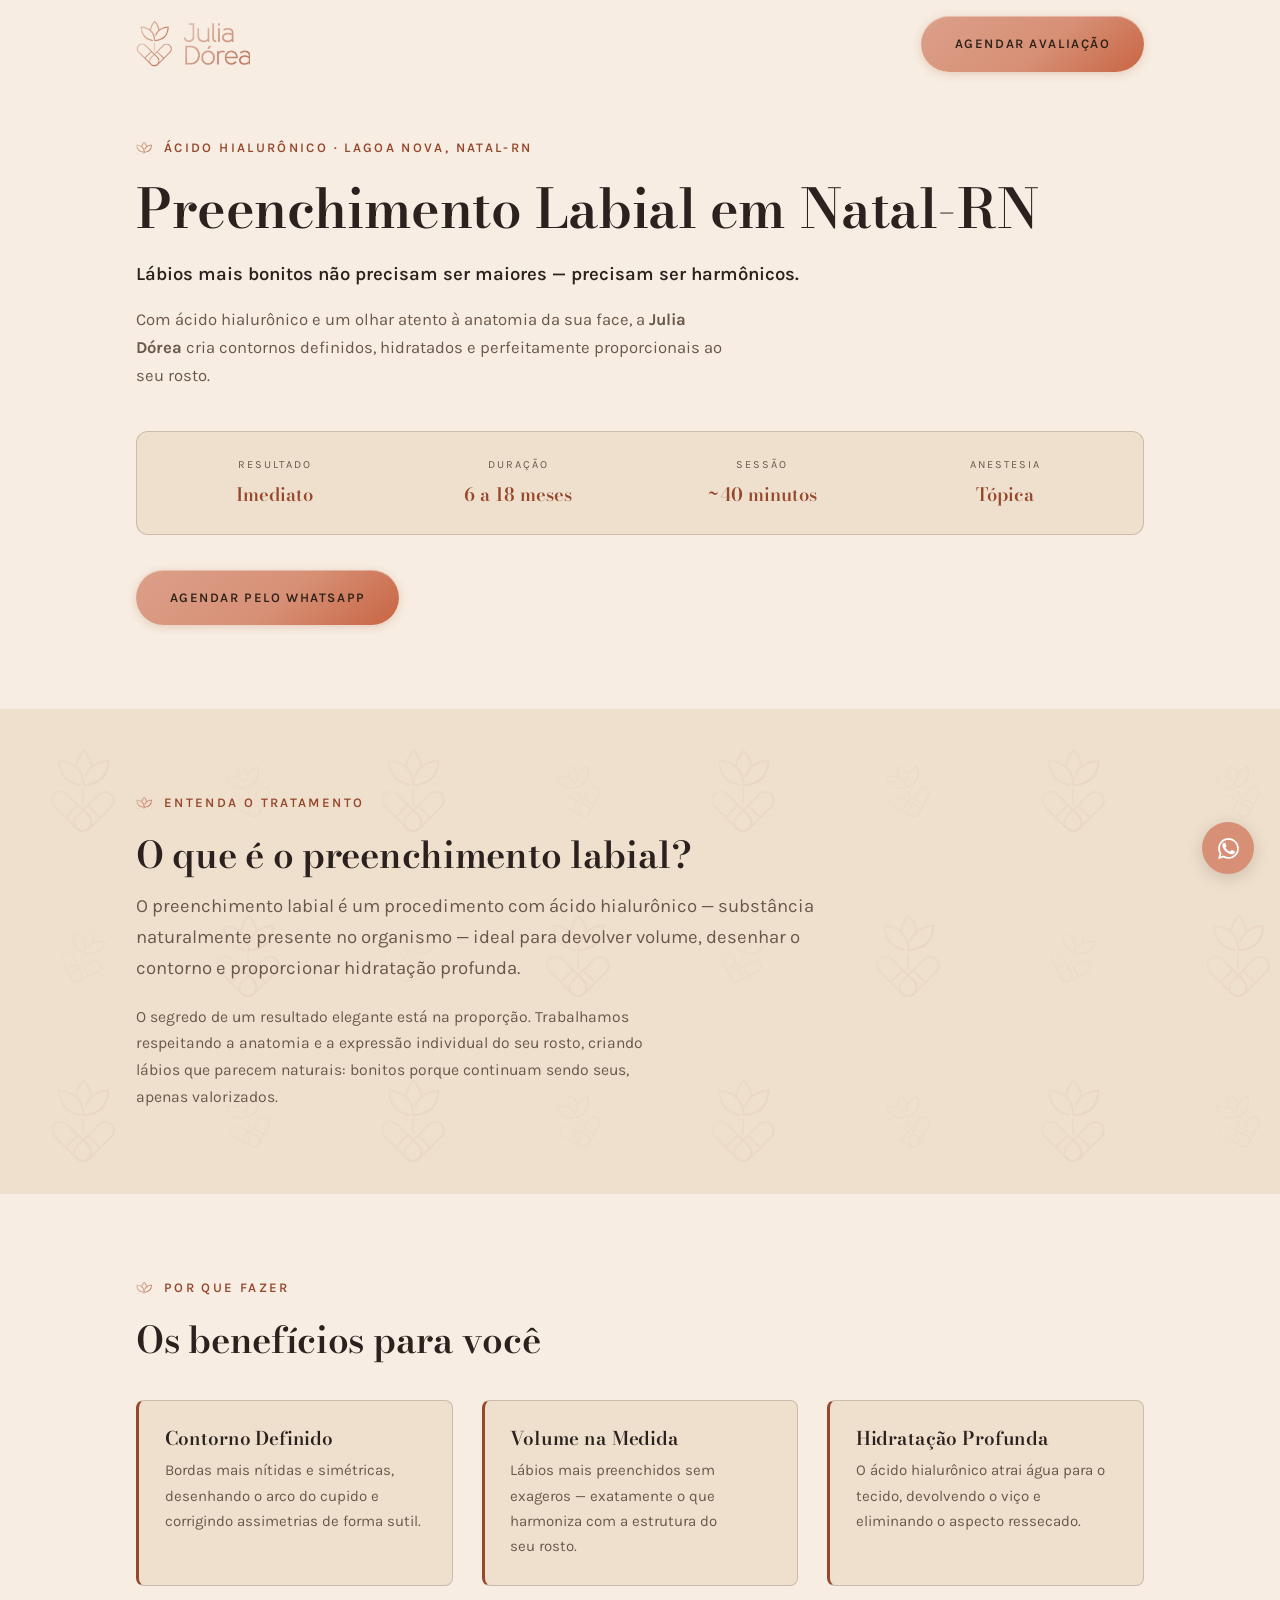
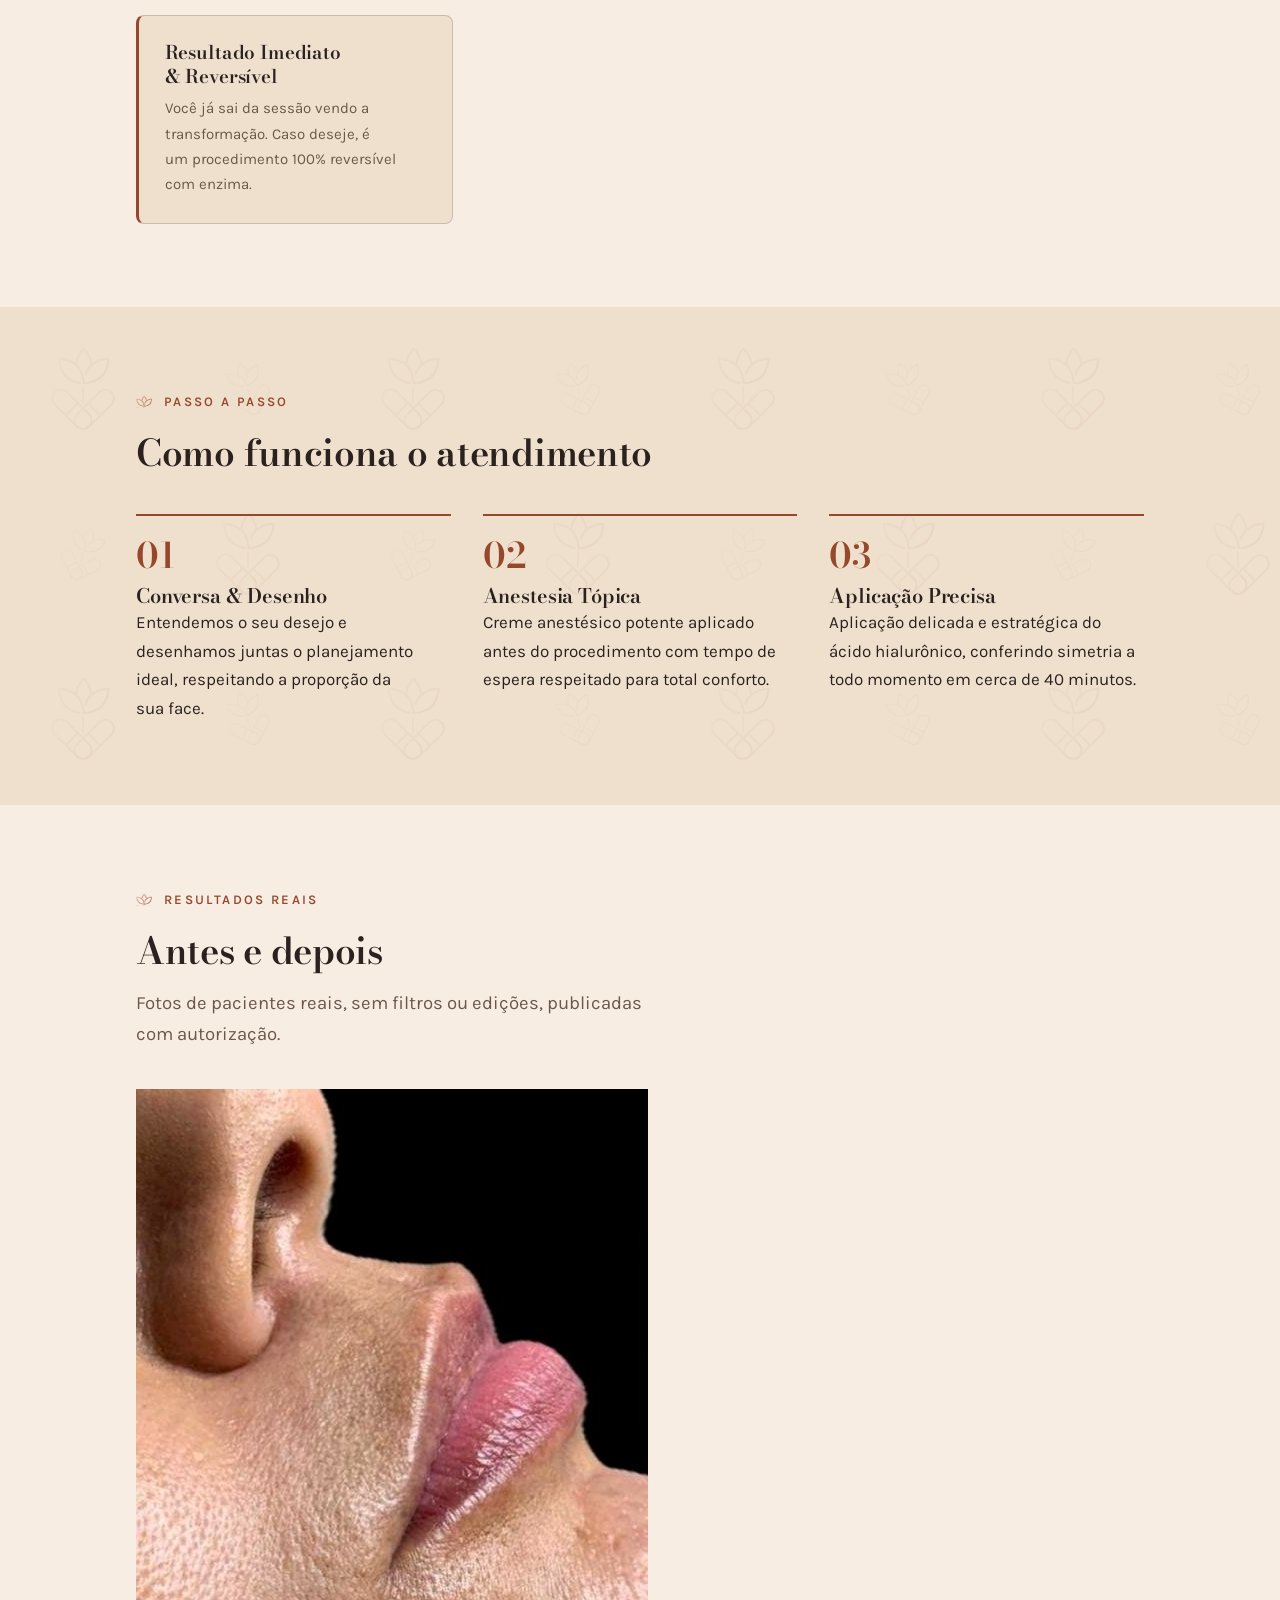
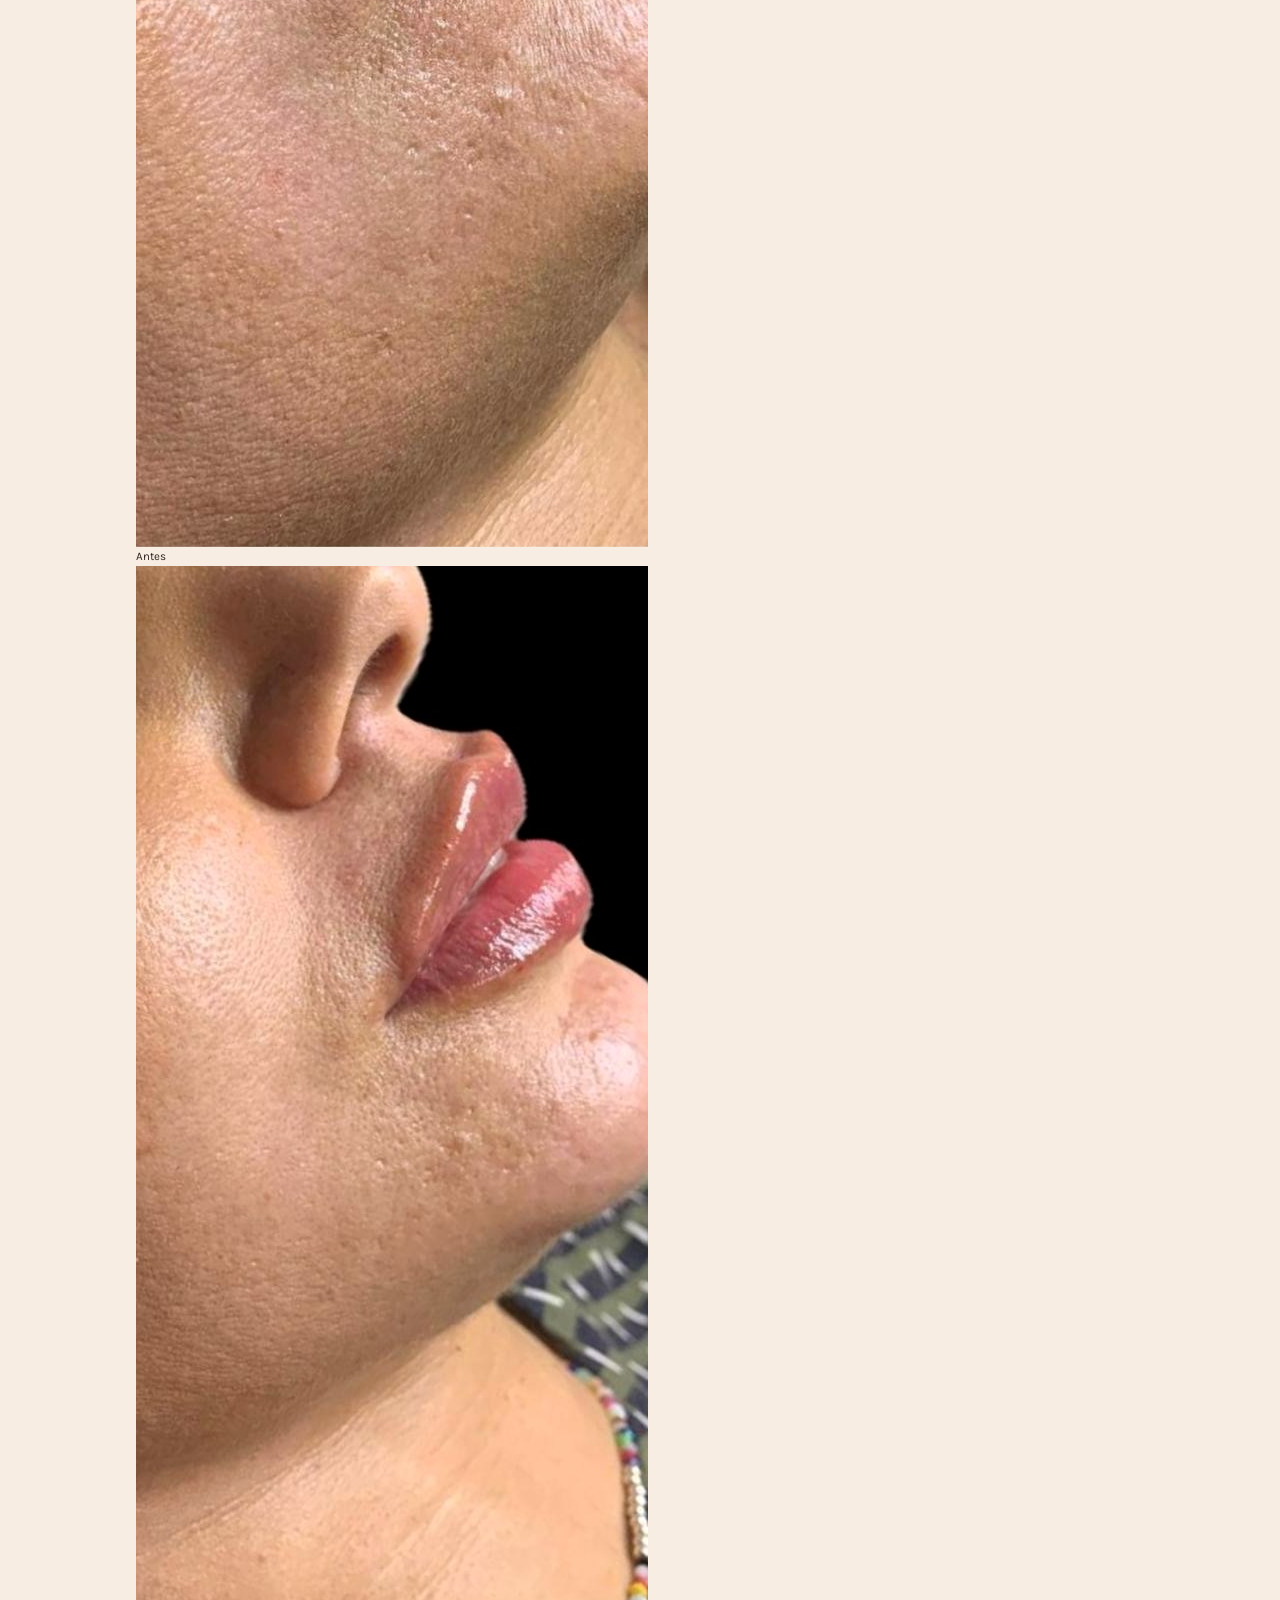
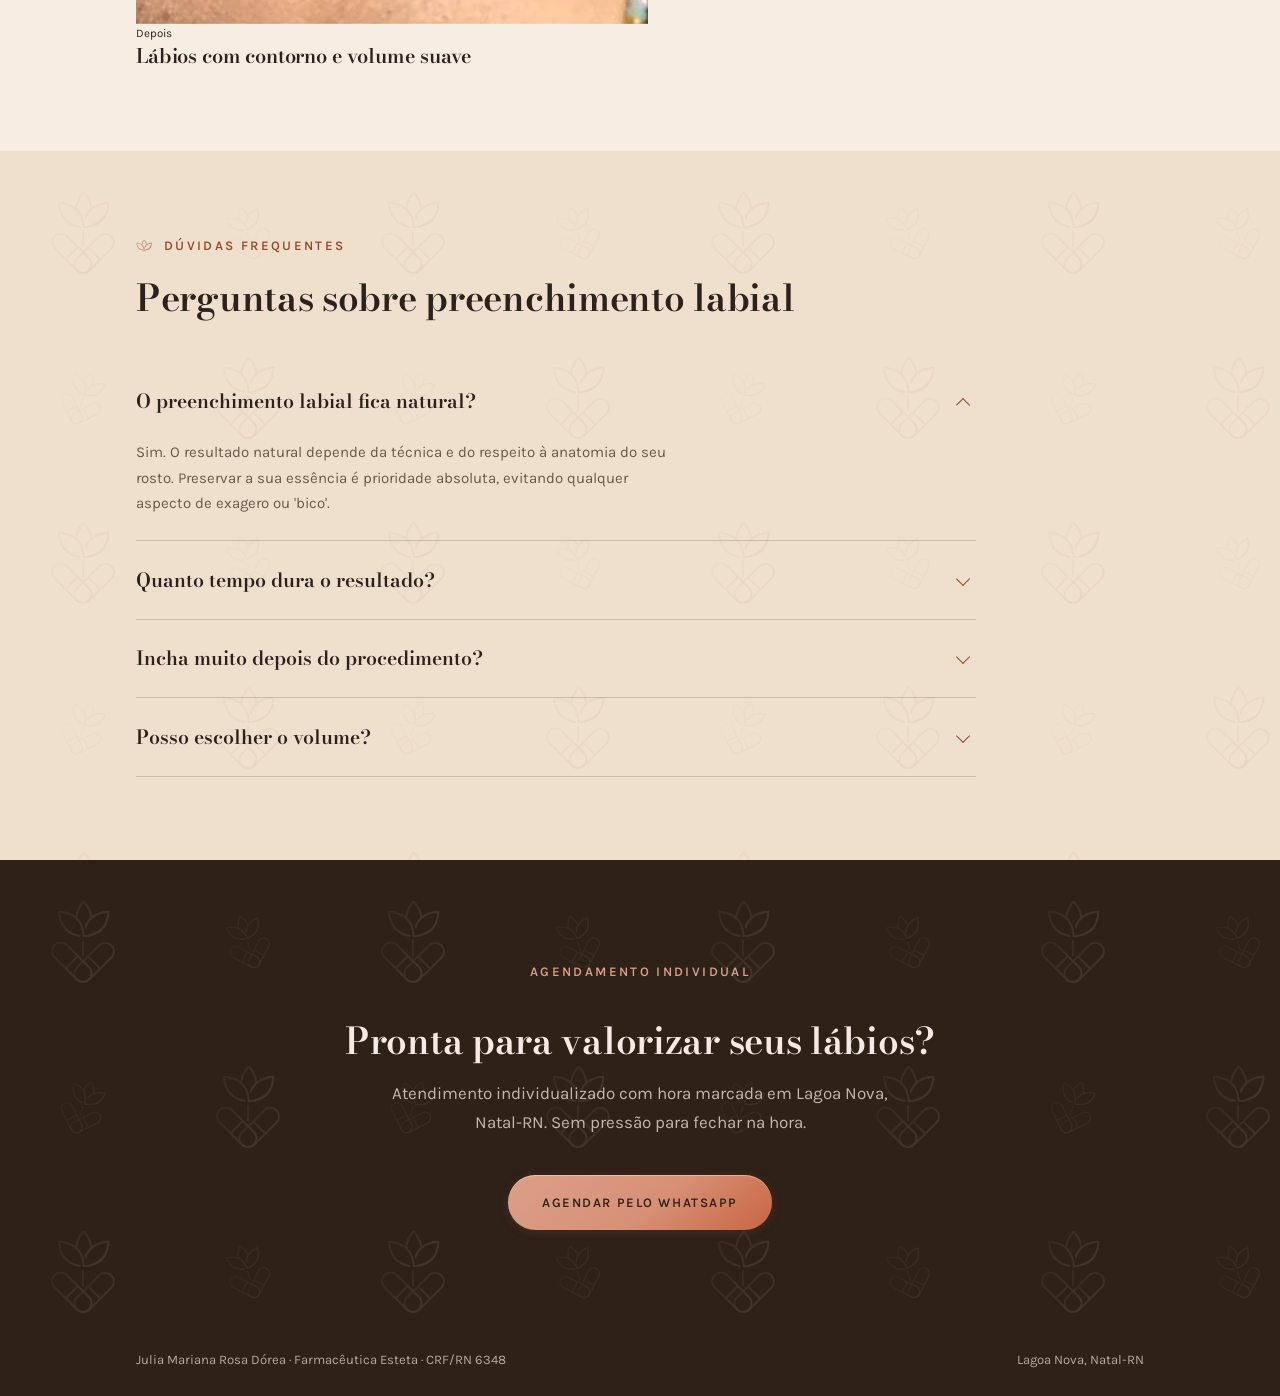
<file: tratamentos/preenchimento.html>
<!DOCTYPE html>
<html lang="pt-BR">
<head>
<meta charset="UTF-8">
<meta name="viewport" content="width=device-width, initial-scale=1">
<title>Preenchimento Labial em Natal-RN | Julia Dórea, Farmacêutica Esteta</title>
<meta name="description" content="Preenchimento labial com ácido hialurônico em Lagoa Nova, Natal-RN com Julia Dórea. Lábios definidos, hidratados, proporcionais e 100% naturais. CRF/RN 6348.">
<link rel="canonical" href="https://SEU-DOMINIO.com.br/tratamentos/preenchimento.html">
<link rel="icon" type="image/png" sizes="32x32" href="../img/icone-32.png">
<link rel="apple-touch-icon" sizes="180x180" href="../img/icone-180.png">
<meta name="theme-color" content="#F7EDE2">
<meta property="og:type" content="website">
<meta property="og:locale" content="pt_BR">
<meta property="og:title" content="Preenchimento Labial em Natal-RN | Julia Dórea">
<meta property="og:description" content="Preenchimento labial com ácido hialurônico em Lagoa Nova, Natal-RN. Lábios definidos, hidratados e naturais. Agende pelo WhatsApp.">
<meta property="og:image" content="https://SEU-DOMINIO.com.br/img/og.jpg">
<link rel="preconnect" href="https://fonts.googleapis.com">
<link rel="preconnect" href="https://fonts.gstatic.com" crossorigin>
<link href="https://fonts.googleapis.com/css2?family=Bodoni+Moda:ital,opsz,wght@0,6..96,400..900;1,6..96,400..900&family=Karla:wght@300;400;500;600&display=swap" rel="stylesheet">
<link rel="stylesheet" href="../css/paginas.css">

<style>
/* Estilos específicos para a landing sem distrações */
.header-limpo {
  display: flex;
  justify-content: space-between;
  align-items: center;
  padding: 1rem var(--gut);
  max-width: var(--max);
  margin: 0 auto;
}
.quick-specs {
  display: grid;
  grid-template-columns: repeat(auto-fit, minmax(140px, 1fr));
  gap: 1rem;
  margin-top: 2.5rem;
  padding: 1.5rem;
  background: var(--carvao);
  border: 1px solid var(--linha);
  border-radius: 12px;
}
.spec-card {
  text-align: center;
}
.spec-card .label {
  font-size: 0.68rem;
  letter-spacing: 0.18em;
  text-transform: uppercase;
  color: var(--creme-2);
  margin-bottom: 0.3rem;
  display: block;
}
.spec-card .val {
  font-family: var(--display);
  font-size: 1.15rem;
  font-weight: 600;
  color: var(--rose);
}
.grid-beneficios {
  display: grid;
  grid-template-columns: repeat(auto-fit, minmax(260px, 1fr));
  gap: 1.8rem;
  margin-top: 2.5rem;
}
.b-card {
  background: var(--carvao);
  border: 1px solid var(--linha);
  border-left: 3px solid var(--rose);
  padding: 1.6rem;
  border-radius: 8px;
}
.b-card h3 {
  margin-bottom: 0.5rem;
  font-size: 1.18rem;
}
.b-card p {
  font-size: 0.94rem;
  color: var(--creme-2);
}
.passos-grid {
  display: grid;
  grid-template-columns: repeat(auto-fit, minmax(250px, 1fr));
  gap: 2rem;
  margin-top: 2.5rem;
}
.passo-box {
  border-top: 2px solid var(--rose);
  padding-top: 1.4rem;
}
.passo-num {
  font-family: var(--display);
  font-size: 2.2rem;
  color: var(--rose);
  line-height: 1;
  font-weight: 600;
  display: block;
  margin-bottom: 0.6rem;
}
</style>

<script defer data-domain="SEU-DOMINIO.com.br" src="https://plausible.io/js/script.tagged-events.js"></script>
<script>
window.plausible=window.plausible||function(){(window.plausible.q=window.plausible.q||[]).push(arguments)};
(function(){var PIXEL="SEU_PIXEL_ID";if(PIXEL.indexOf("SEU_")===0)return;
!function(f,b,e,v,n,t,s){if(f.fbq)return;n=f.fbq=function(){n.callMethod?n.callMethod.apply(n,arguments):n.queue.push(arguments)};
if(!f._fbq)f._fbq=n;n.push=n;n.loaded=!0;n.version='2.0';n.queue=[];t=b.createElement(e);t.async=!0;t.src=v;
s=b.getElementsByTagName(e)[0];s.parentNode.insertBefore(t,s)}(window,document,'script','https://connect.facebook.net/pt_BR/fbevents.js');
fbq('init',PIXEL);fbq('track','PageView');})();
function registra(e,d){try{window.plausible(e,{props:d||{}})}catch(x){}
try{if(window.fbq)window.fbq('track',e==='Contato WhatsApp'?'Contact':'Lead',d||{})}catch(x){}}
</script>
</head>
<body>

<!-- HEADER FOCADO EM CONVERSÃO (SEM SUBLINKS DISPERSOS) -->
<header>
  <div class="header-limpo">
    <a href="../index.html" class="marca" aria-label="Julia Dórea, Farmacêutica Esteta">
      <img src="../img/logo-cabecalho.png" width="741" height="300" alt="Julia Dórea, Farmacêutica Esteta">
    </a>
    <a href="https://wa.me/5584987642744?text=Oi%2C%20Julia%21%20Quero%20agendar%20uma%20avalia%C3%A7%C3%A3o%20de%20Preenchimento%20Labial." target="_blank" rel="noopener" class="btn zap" data-msg="Oi, Julia! Quero agendar uma avaliação de Preenchimento Labial.">Agendar Avaliação</a>
  </div>
</header>

<!-- HERO PRINCIPAL -->
<section class="topo">
  <div class="wrap">
    <p class="olho">Ácido Hialurônico · Lagoa Nova, Natal-RN</p>
    <h1>Preenchimento Labial em Natal-RN</h1>
    <p class="lead" style="font-weight: 600; color: var(--creme); margin-top: 0.6rem;">Lábios mais bonitos não precisam ser maiores — precisam ser harmônicos.</p>
    <p style="margin-top: 1rem; color: var(--creme-2); font-size: 1.04rem; line-height: 1.7; max-width: 60ch;">
      Com ácido hialurônico e um olhar atento à anatomia da sua face, a <strong>Julia Dórea</strong> cria contornos definidos, hidratados e perfeitamente proporcionais ao seu rosto.
    </p>

    <div class="quick-specs">
      <div class="spec-card">
        <span class="label">Resultado</span>
        <span class="val">Imediato</span>
      </div>
      <div class="spec-card">
        <span class="label">Duração</span>
        <span class="val">6 a 18 meses</span>
      </div>
      <div class="spec-card">
        <span class="label">Sessão</span>
        <span class="val">~40 minutos</span>
      </div>
      <div class="spec-card">
        <span class="label">Anestesia</span>
        <span class="val">Tópica</span>
      </div>
    </div>

    <div class="acoes" style="margin-top: 2.2rem;">
      <a href="https://wa.me/5584987642744?text=Oi%2C%20Julia%21%20Li%20a%20p%C3%A1gina%20de%20Preenchimento%20Labial%20e%20quero%20agendar%20minha%20avalia%C3%A7%C3%A3o." target="_blank" rel="noopener" class="btn zap" data-msg="Oi, Julia! Li a página de Preenchimento Labial e quero agendar minha avaliação.">Agendar pelo WhatsApp</a>
    </div>
  </div>
</section>

<!-- O QUE É O PREENCHIMENTO LABIAL -->
<section class="carvao">
  <div class="wrap">
    <p class="olho">Entenda o tratamento</p>
    <h2>O que é o preenchimento labial?</h2>
    <p class="lead" style="margin-top: 1rem; max-width: 64ch;">
      O preenchimento labial é um procedimento com ácido hialurônico — substância naturalmente presente no organismo — ideal para devolver volume, desenhar o contorno e proporcionar hidratação profunda.
    </p>
    <p style="margin-top: 1.2rem; color: var(--creme-2); font-size: 0.98rem; line-height: 1.7; max-width: 64ch;">
      O segredo de um resultado elegante está na proporção. Trabalhamos respeitando a anatomia e a expressão individual do seu rosto, criando lábios que parecem naturais: bonitos porque continuam sendo seus, apenas valorizados.
    </p>
  </div>
</section>

<!-- BENEFÍCIOS -->
<section>
  <div class="wrap">
    <p class="olho">Por que fazer</p>
    <h2>Os benefícios para você</h2>
    
    <div class="grid-beneficios">
      <div class="b-card">
        <h3>Contorno Definido</h3>
        <p>Bordas mais nítidas e simétricas, desenhando o arco do cupido e corrigindo assimetrias de forma sutil.</p>
      </div>
      <div class="b-card">
        <h3>Volume na Medida</h3>
        <p>Lábios mais preenchidos sem exageros — exatamente o que harmoniza com a estrutura do seu rosto.</p>
      </div>
      <div class="b-card">
        <h3>Hidratação Profunda</h3>
        <p>O ácido hialurônico atrai água para o tecido, devolvendo o viço e eliminando o aspecto ressecado.</p>
      </div>
      <div class="b-card">
        <h3>Resultado Imediato &amp; Reversível</h3>
        <p>Você já sai da sessão vendo a transformação. Caso deseje, é um procedimento 100% reversível com enzima.</p>
      </div>
    </div>
  </div>
</section>

<!-- PASSO A PASSO -->
<section class="carvao">
  <div class="wrap">
    <p class="olho">Passo a passo</p>
    <h2>Como funciona o atendimento</h2>
    
    <div class="passos-grid">
      <div class="passo-box">
        <span class="passo-num">01</span>
        <h3>Conversa &amp; Desenho</h3>
        <p>Entendemos o seu desejo e desenhamos juntas o planejamento ideal, respeitando a proporção da sua face.</p>
      </div>
      <div class="passo-box">
        <span class="passo-num">02</span>
        <h3>Anestesia Tópica</h3>
        <p>Creme anestésico potente aplicado antes do procedimento com tempo de espera respeitado para total conforto.</p>
      </div>
      <div class="passo-box">
        <span class="passo-num">03</span>
        <h3>Aplicação Precisa</h3>
        <p>Aplicação delicada e estratégica do ácido hialurônico, conferindo simetria a todo momento em cerca de 40 minutos.</p>
      </div>
    </div>
  </div>
</section>

<!-- RESULTADOS -->
<section>
  <div class="wrap">
    <p class="olho">Resultados reais</p>
    <h2>Antes e depois</h2>
    <p class="lead" style="margin-top: 1rem;">Fotos de pacientes reais, sem filtros ou edições, publicadas com autorização.</p>

    <div class="casos" style="margin-top: 2.4rem;">
      <article>
        <div class="par">
          <figure><img src="../img/caso1-antes.jpg" width="512" height="1058" loading="lazy" alt="Antes: preenchimento labial"><figcaption>Antes</figcaption></figure>
          <figure><img src="../img/caso1-depois.jpg" width="512" height="1058" loading="lazy" alt="Depois: preenchimento labial"><figcaption>Depois</figcaption></figure>
        </div>
        <div class="caso-info"><h3>Lábios com contorno e volume suave</h3></div>
      </article>
    </div>
  </div>
</section>

<!-- PERGUNTAS FREQUENTES -->
<section id="duvidas" class="carvao">
  <div class="wrap">
    <p class="olho">Dúvidas frequentes</p>
    <h2>Perguntas sobre preenchimento labial</h2>
    
    <div class="faq">
      <details open>
        <summary>O preenchimento labial fica natural?</summary>
        <div class="corpo">Sim. O resultado natural depende da técnica e do respeito à anatomia do seu rosto. Preservar a sua essência é prioridade absoluta, evitando qualquer aspecto de exagero ou 'bico'.</div>
      </details>
      <details>
        <summary>Quanto tempo dura o resultado?</summary>
        <div class="corpo">Em média de 6 a 18 meses, dependendo do metabolismo individual e do produto utilizado. Após esse período, a substância é absorvida naturalmente pelo organismo.</div>
      </details>
      <details>
        <summary>Incha muito depois do procedimento?</summary>
        <div class="corpo">É comum um leve inchaço (edema) nas primeiras 24 a 48 horas, que reduz gradativamente. Em cerca de 7 a 15 dias os lábios atingem o formato e caimento final.</div>
      </details>
      <details>
        <summary>Posso escolher o volume?</summary>
        <div class="corpo">Com certeza. O planejamento é individualizado — desde uma sutil hidratação até maior definição e volume, sempre alinhado na avaliação antes de iniciar.</div>
      </details>
    </div>
  </div>
</section>

<!-- CTA FINAL DIRETO -->
<section class="final">
  <div class="wrap">
    <p class="olho">Agendamento individual</p>
    <h2>Pronta para valorizar seus lábios?</h2>
    <p>Atendimento individualizado com hora marcada em Lagoa Nova, Natal-RN. Sem pressão para fechar na hora.</p>
    <a href="https://wa.me/5584987642744?text=Oi%2C%20Julia%21%20Quero%20agendar%20minha%20avalia%C3%A7%C3%A3o%20de%20Preenchimento%20Labial." target="_blank" rel="noopener" class="btn zap" data-msg="Oi, Julia! Quero agendar minha avaliação de Preenchimento Labial.">Agendar pelo WhatsApp</a>
  </div>
</section>

<footer>
  <div class="wrap pe">
    <p>Julia Mariana Rosa Dórea · Farmacêutica Esteta · CRF/RN 6348</p>
    <p>Lagoa Nova, Natal-RN</p>
  </div>
</footer>

<div class="flutuantes">
  <a class="f-zap" href="https://wa.me/5584987642744?text=Oi%2C%20Julia%21%20Quero%20agendar%20minha%20avalia%C3%A7%C3%A3o%20de%20Preenchimento%20Labial." target="_blank" rel="noopener" aria-label="Agendar pelo WhatsApp" title="Agendar pelo WhatsApp">
    <svg viewBox="0 0 24 24" fill="currentColor" aria-hidden="true"><path d="M17.47 14.38c-.3-.15-1.76-.87-2.03-.97-.27-.1-.47-.15-.67.15-.2.3-.77.96-.94 1.16-.17.2-.35.22-.64.07-.3-.15-1.25-.46-2.39-1.47-.88-.79-1.48-1.76-1.65-2.06-.17-.3-.02-.46.13-.61.13-.13.3-.35.45-.52.15-.17.2-.3.3-.5.1-.2.05-.37-.02-.52-.08-.15-.67-1.61-.92-2.21-.24-.58-.49-.5-.67-.51h-.57c-.2 0-.52.07-.79.37-.27.3-1.04 1.02-1.04 2.48s1.06 2.88 1.21 3.08c.15.2 2.09 3.2 5.08 4.48.71.31 1.26.49 1.69.63.71.22 1.36.19 1.87.12.57-.09 1.76-.72 2.01-1.42.25-.7.25-1.29.17-1.42-.07-.13-.27-.2-.57-.35zM12.04 2C6.58 2 2.13 6.45 2.13 11.91c0 1.75.46 3.45 1.32 4.95L2 22l5.25-1.38a9.87 9.87 0 004.79 1.22h.01c5.46 0 9.91-4.45 9.91-9.91 0-2.65-1.03-5.14-2.9-7.01A9.82 9.82 0 0012.04 2zm0 18.13h-.01a8.2 8.2 0 01-4.18-1.15l-.3-.18-3.11.82.83-3.04-.2-.31a8.18 8.18 0 01-1.26-4.36c0-4.54 3.7-8.24 8.24-8.24a8.18 8.18 0 015.82 2.42 8.18 8.18 0 012.41 5.83c0 4.54-3.7 8.21-8.24 8.21z"/></svg>
  </a>
</div>

<div class="barra">
  <div><b>Preenchimento Labial em Natal-RN</b>Agendamento individual com Julia Dórea</div>
  <a href="https://wa.me/5584987642744?text=Oi%2C%20Julia%21%20Quero%20agendar%20minha%20avalia%C3%A7%C3%A3o%20de%20Preenchimento%20Labial." target="_blank" rel="noopener" class="btn zap" data-msg="Oi, Julia! Quero agendar minha avaliação de Preenchimento Labial.">Agendar</a>
</div>

<script>
var cab=document.querySelector("header");
window.addEventListener("scroll",function(){cab.classList.toggle("desceu",window.scrollY>20)},{passive:true});
var ds=document.querySelectorAll(".faq details");
ds.forEach(function(d){d.addEventListener("toggle",function(){if(d.open)ds.forEach(function(o){if(o!==d)o.open=false})})});
const WHATSAPP="5584987642744";
document.querySelectorAll(".zap").forEach(function(el){
  if(el.dataset.msg) el.href="https://wa.me/"+WHATSAPP+"?text="+encodeURIComponent(el.dataset.msg);
  el.addEventListener("click",function(){ if(window.registra) registra("Contato WhatsApp",{origem:document.title.split(" |")[0]}); });
});
</script>

<script type="application/ld+json">{"@context": "https://schema.org", "@type": "MedicalProcedure", "name": "Preenchimento Labial em Natal-RN | Julia Dórea", "description": "Preenchimento labial com ácido hialurônico em Natal-RN com a farmacêutica esteta Julia Dórea."}</script>
</body>
</html>
</file>
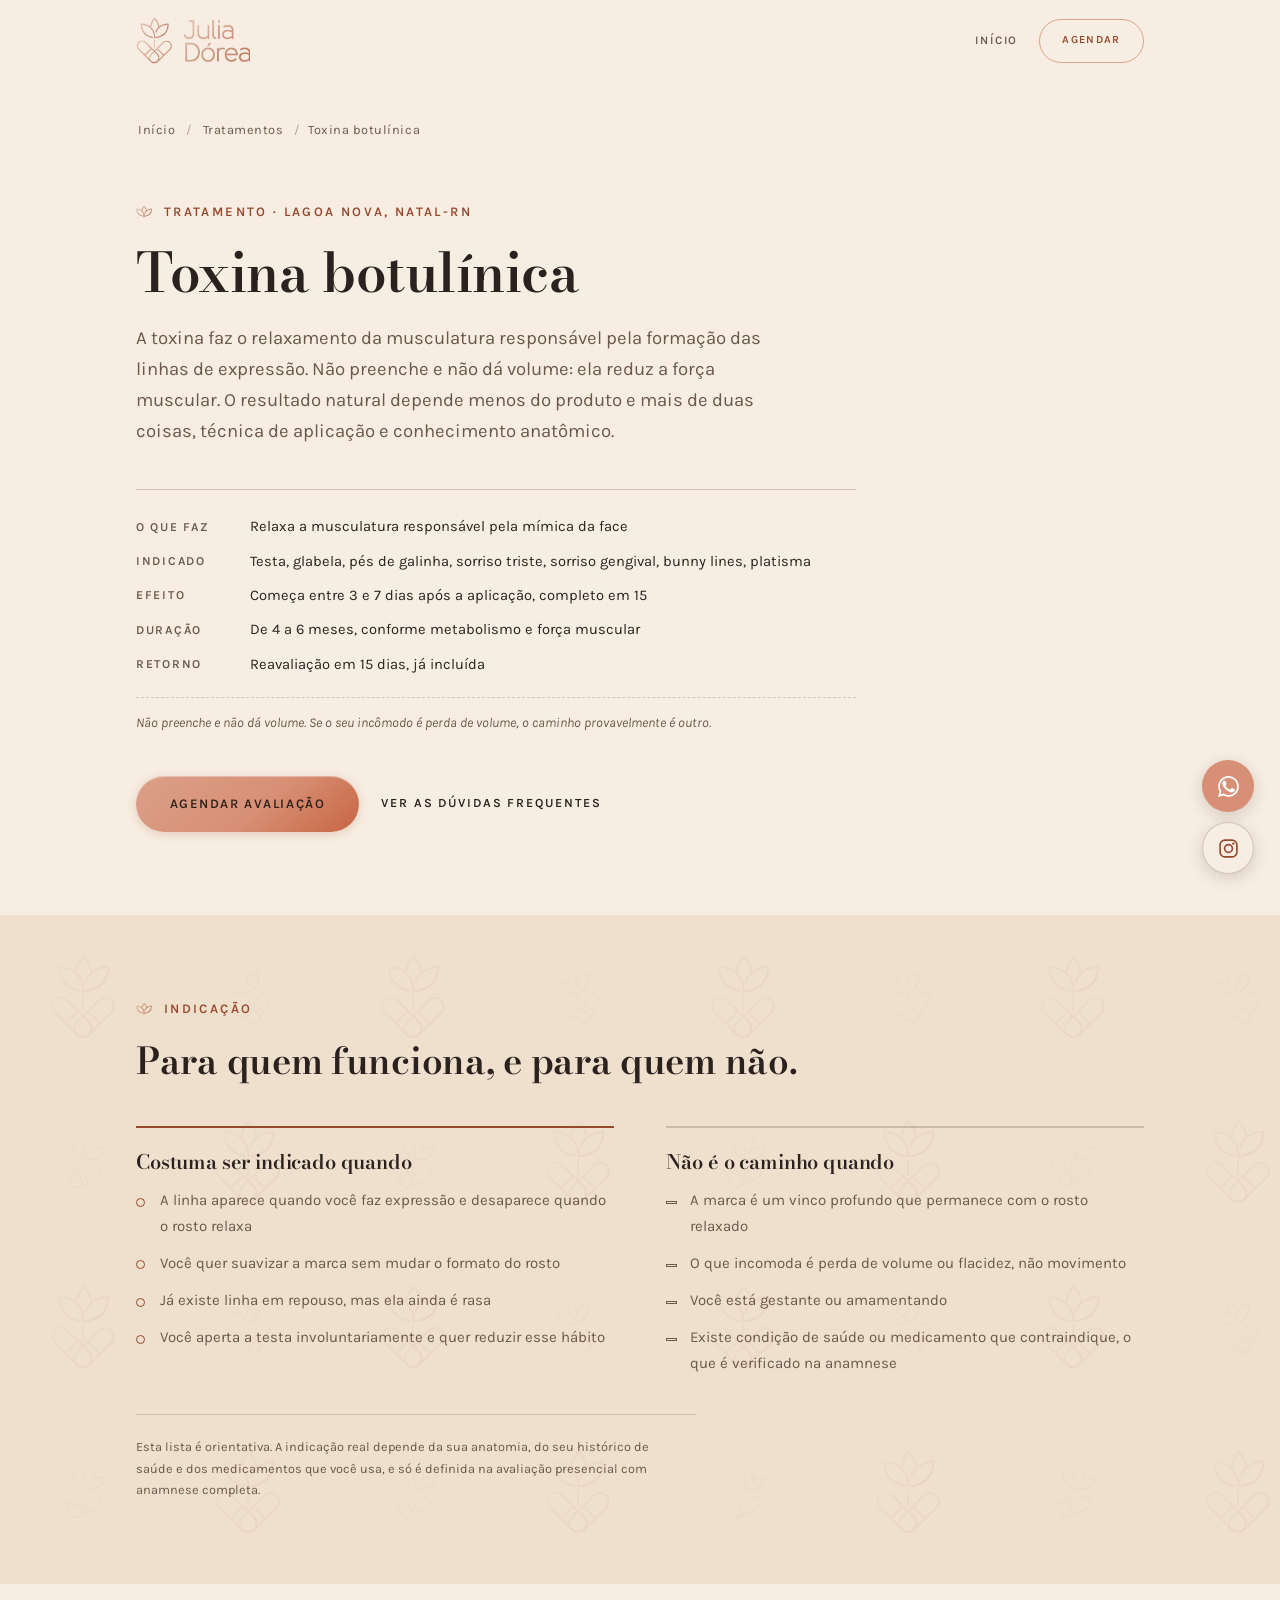
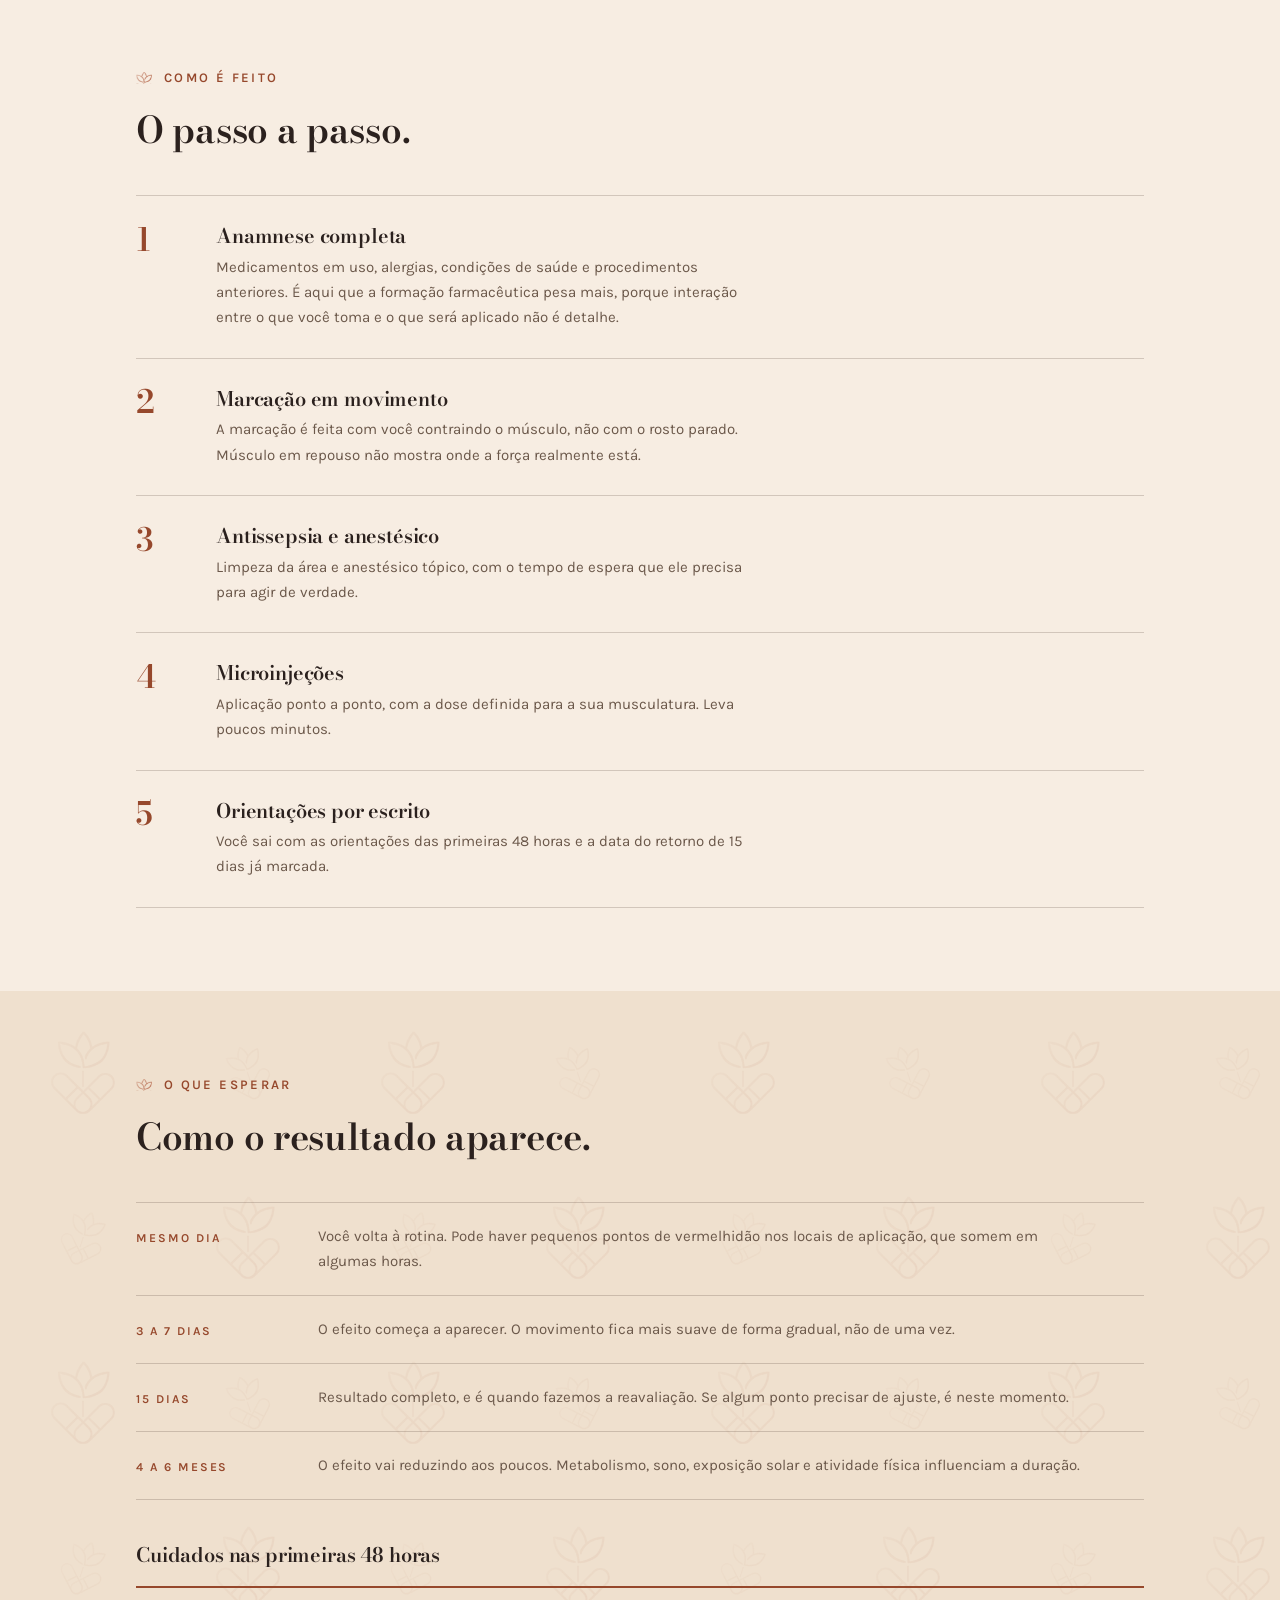
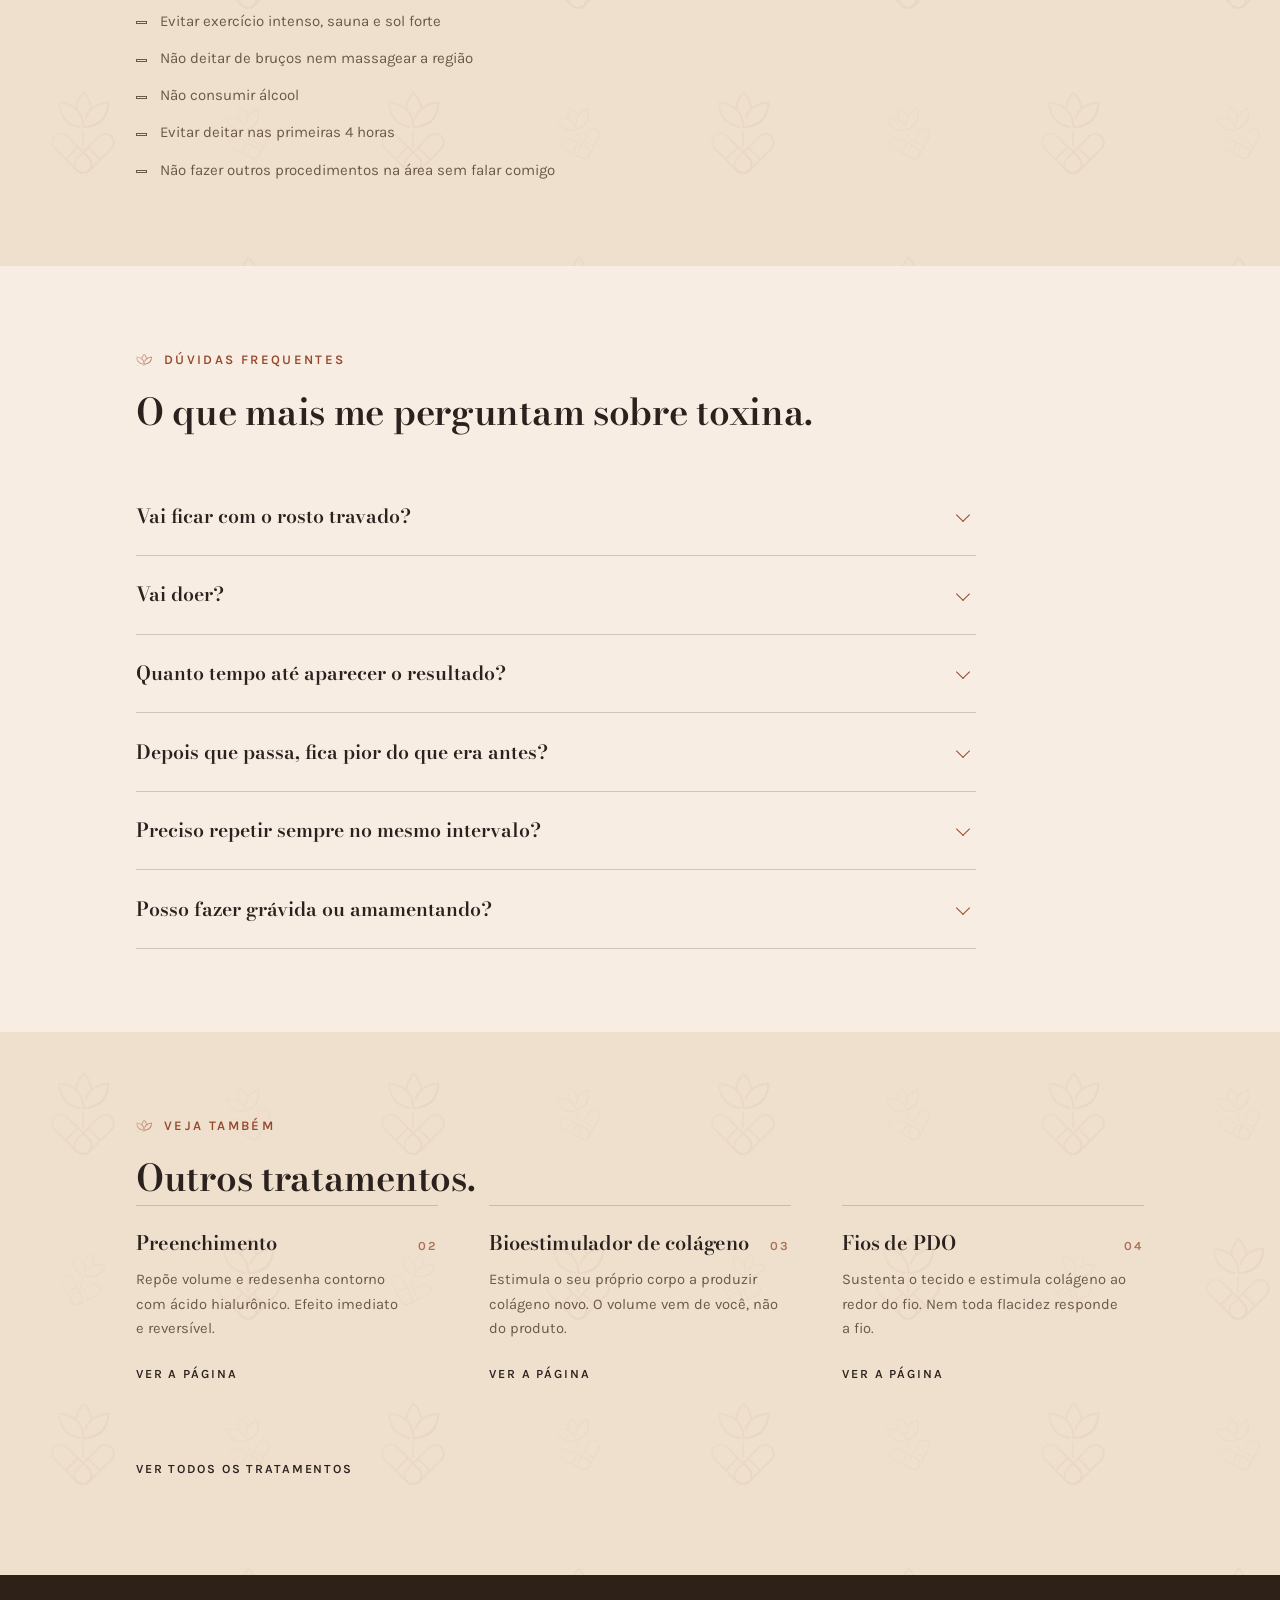
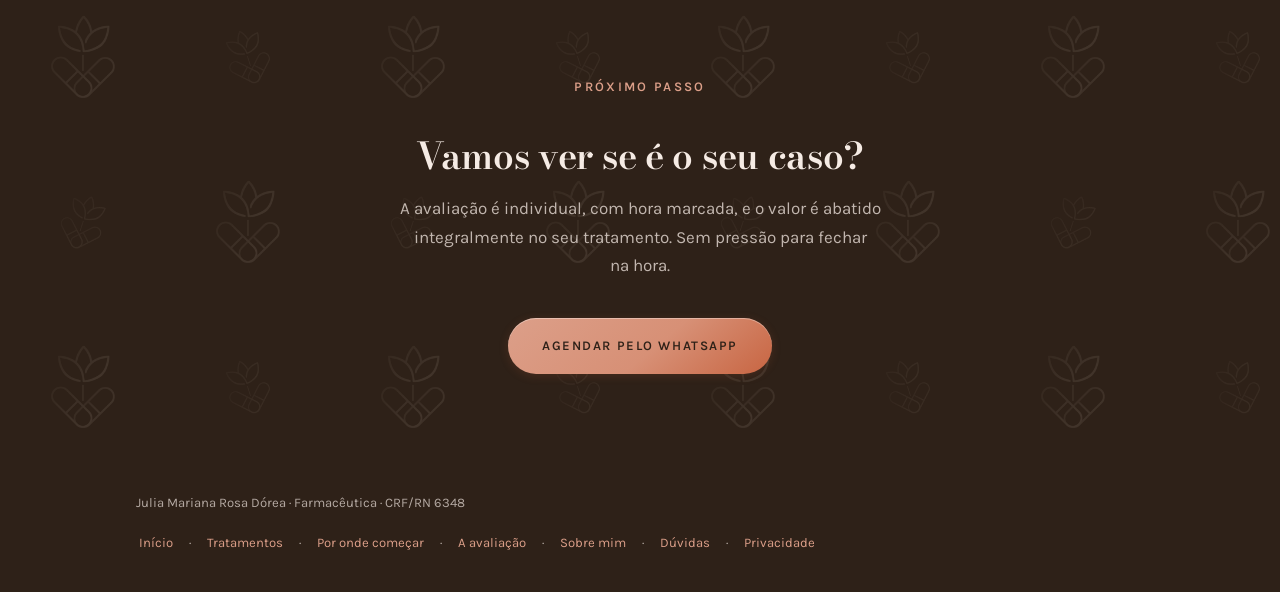
<file: tratamentos/toxina-botulinica.html>
<!DOCTYPE html>
<html lang="pt-BR">
<head>
<meta charset="UTF-8">
<meta name="viewport" content="width=device-width, initial-scale=1">
<title>Toxina botulínica em Natal-RN | Julia Dórea, farmacêutica esteta</title>
<meta name="description" content="Aplicação de toxina botulínica em Lagoa Nova, Natal-RN, com dose mínima e leitura da anatomia. Ficha técnica, o que esperar semana a semana e dúvidas frequentes. CRF/RN 6348.">
<link rel="canonical" href="https://SEU-DOMINIO.com.br/tratamentos/toxina-botulinica.html">
<link rel="icon" type="image/png" sizes="32x32" href="../img/icone-32.png">
<link rel="apple-touch-icon" sizes="180x180" href="../img/icone-180.png">
<meta name="theme-color" content="#F7EDE2">
<meta property="og:type" content="website">
<meta property="og:locale" content="pt_BR">
<meta property="og:title" content="Toxina botulínica em Natal-RN | Julia Dórea, farmacêutica esteta">
<meta property="og:description" content="Aplicação de toxina botulínica em Lagoa Nova, Natal-RN, com dose mínima e leitura da anatomia. Ficha técnica, o que esperar semana a semana e dúvidas frequentes. CRF/RN 6348.">
<meta property="og:image" content="https://SEU-DOMINIO.com.br/img/og.jpg">
<link rel="preconnect" href="https://fonts.googleapis.com">
<link rel="preconnect" href="https://fonts.gstatic.com" crossorigin>
<link href="https://fonts.googleapis.com/css2?family=Bodoni+Moda:ital,opsz,wght@0,6..96,400..900;1,6..96,400..900&family=Karla:wght@300;400;500;600&display=swap" rel="stylesheet">
<link rel="stylesheet" href="../css/paginas.css">
<script defer data-domain="SEU-DOMINIO.com.br" src="https://plausible.io/js/script.tagged-events.js"></script>
<script>
window.plausible=window.plausible||function(){(window.plausible.q=window.plausible.q||[]).push(arguments)};
(function(){var PIXEL="SEU_PIXEL_ID";if(PIXEL.indexOf("SEU_")===0)return;
!function(f,b,e,v,n,t,s){if(f.fbq)return;n=f.fbq=function(){n.callMethod?n.callMethod.apply(n,arguments):n.queue.push(arguments)};
if(!f._fbq)f._fbq=n;n.push=n;n.loaded=!0;n.version='2.0';n.queue=[];t=b.createElement(e);t.async=!0;t.src=v;
s=b.getElementsByTagName(e)[0];s.parentNode.insertBefore(t,s)}(window,document,'script','https://connect.facebook.net/pt_BR/fbevents.js');
fbq('init',PIXEL);fbq('track','PageView');})();
function registra(e,d){try{window.plausible(e,{props:d||{}})}catch(x){}
try{if(window.fbq)window.fbq('track',e==='Contato WhatsApp'?'Contact':'Lead',d||{})}catch(x){}}
</script>
</head>
<body>

<header>
  <nav class="nav">
    <a href="../index.html" class="marca" aria-label="Julia Dórea, ir para a página inicial">
      <img src="../img/logo-cabecalho.png" width="741" height="300" alt="Julia Dórea, Farmacêutica Esteta">
    </a>
    <a href="../index.html" class="voltar-inicio">Início</a>
    <a href="https://wa.me/5584987642744?text=Oi%2C%20Julia%21%20Estou%20lendo%20a%20p%C3%A1gina%20sobre%20toxina%20botul%C3%ADnica%20e%20quero%20agendar." target="_blank" rel="noopener" class="btn zap" data-msg="Oi, Julia! Estou lendo a página sobre toxina botulínica e quero agendar.">Agendar</a>
  </nav>
</header>

<div class="wrap trilha">
  <a href="../index.html">Início</a><span>/</span><a href="index.html">Tratamentos</a><span>/</span>Toxina botulínica
</div>

<section class="topo">
  <div class="wrap">
    <p class="olho">Tratamento · Lagoa Nova, Natal-RN</p>
    <h1>Toxina botulínica</h1>
    <p class="lead">A toxina faz o relaxamento da musculatura responsável pela formação das linhas de expressão. Não preenche e não dá volume: ela reduz a força muscular. O resultado natural depende menos do produto e mais de duas coisas, técnica de aplicação e conhecimento anatômico.</p>

    <div class="ficha">
      <dl><dt>O que faz</dt><dd>Relaxa a musculatura responsável pela mímica da face</dd><dt>Indicado</dt><dd>Testa, glabela, pés de galinha, sorriso triste, sorriso gengival, bunny lines, platisma</dd><dt>Efeito</dt><dd>Começa entre 3 e 7 dias após a aplicação, completo em 15</dd><dt>Duração</dt><dd>De 4 a 6 meses, conforme metabolismo e força muscular</dd><dt>Retorno</dt><dd>Reavaliação em 15 dias, já incluída</dd></dl>
      <p class="nota">Não preenche e não dá volume. Se o seu incômodo é perda de volume, o caminho provavelmente é outro.</p>
    </div>

    <div class="acoes">
      <a href="https://wa.me/5584987642744?text=Oi%2C%20Julia%21%20Li%20o%20come%C3%A7o%20da%20p%C3%A1gina%20sobre%20toxina%20botul%C3%ADnica%20e%20quero%20agendar%20minha%20avalia%C3%A7%C3%A3o." target="_blank" rel="noopener" class="btn zap" data-msg="Oi, Julia! Li o começo da página sobre toxina botulínica e quero agendar minha avaliação.">Agendar avaliação</a>
      <a href="#duvidas" class="filete">Ver as dúvidas frequentes</a>
    </div>
  </div>
</section>

<section class="carvao">
  <div class="wrap">
    <p class="olho">Indicação</p>
    <h2>Para quem funciona, e para quem não.</h2>
    <div class="duas">
      <div><h3>Costuma ser indicado quando</h3><ul><li>A linha aparece quando você faz expressão e desaparece quando o rosto relaxa</li><li>Você quer suavizar a marca sem mudar o formato do rosto</li><li>Já existe linha em repouso, mas ela ainda é rasa</li><li>Você aperta a testa involuntariamente e quer reduzir esse hábito</li></ul></div>
      <div class="nao"><h3>Não é o caminho quando</h3><ul><li>A marca é um vinco profundo que permanece com o rosto relaxado</li><li>O que incomoda é perda de volume ou flacidez, não movimento</li><li>Você está gestante ou amamentando</li><li>Existe condição de saúde ou medicamento que contraindique, o que é verificado na anamnese</li></ul></div>
    </div>
    <p class="aviso">Esta lista é orientativa. A indicação real depende da sua anatomia, do seu histórico de saúde e dos medicamentos que você usa, e só é definida na avaliação presencial com anamnese completa.</p>
  </div>
</section>

<section>
  <div class="wrap">
    <p class="olho">Como é feito</p>
    <h2>O passo a passo.</h2>
    <div class="etapas"><div class="etapa"><b>1</b><div><h3>Anamnese completa</h3><p>Medicamentos em uso, alergias, condições de saúde e procedimentos anteriores. É aqui que a formação farmacêutica pesa mais, porque interação entre o que você toma e o que será aplicado não é detalhe.</p></div></div><div class="etapa"><b>2</b><div><h3>Marcação em movimento</h3><p>A marcação é feita com você contraindo o músculo, não com o rosto parado. Músculo em repouso não mostra onde a força realmente está.</p></div></div><div class="etapa"><b>3</b><div><h3>Antissepsia e anestésico</h3><p>Limpeza da área e anestésico tópico, com o tempo de espera que ele precisa para agir de verdade.</p></div></div><div class="etapa"><b>4</b><div><h3>Microinjeções</h3><p>Aplicação ponto a ponto, com a dose definida para a sua musculatura. Leva poucos minutos.</p></div></div><div class="etapa"><b>5</b><div><h3>Orientações por escrito</h3><p>Você sai com as orientações das primeiras 48 horas e a data do retorno de 15 dias já marcada.</p></div></div></div>
  </div>
</section>

<section class="carvao">
  <div class="wrap">
    <p class="olho">O que esperar</p>
    <h2>Como o resultado aparece.</h2>
    <div class="linha-tempo"><div class="marco"><b>Mesmo dia</b><p>Você volta à rotina. Pode haver pequenos pontos de vermelhidão nos locais de aplicação, que somem em algumas horas.</p></div><div class="marco"><b>3 a 7 dias</b><p>O efeito começa a aparecer. O movimento fica mais suave de forma gradual, não de uma vez.</p></div><div class="marco"><b>15 dias</b><p>Resultado completo, e é quando fazemos a reavaliação. Se algum ponto precisar de ajuste, é neste momento.</p></div><div class="marco"><b>4 a 6 meses</b><p>O efeito vai reduzindo aos poucos. Metabolismo, sono, exposição solar e atividade física influenciam a duração.</p></div></div>
    <h3 style="margin-top:2.6rem">Cuidados nas primeiras 48 horas</h3>
    <div class="duas" style="margin-top:1.2rem">
      <div class="nao" style="border-top-color:var(--rose)"><ul><li>Evitar exercício intenso, sauna e sol forte</li><li>Não deitar de bruços nem massagear a região</li><li>Não consumir álcool</li><li>Evitar deitar nas primeiras 4 horas</li><li>Não fazer outros procedimentos na área sem falar comigo</li></ul></div>
    </div>
  </div>
</section>

<section id="duvidas">
  <div class="wrap">
    <p class="olho">Dúvidas frequentes</p>
    <h2>O que mais me perguntam sobre toxina.</h2>
    <div class="faq"><details><summary>Vai ficar com o rosto travado?</summary><div class="corpo">Não, se a dose for correta. Rosto sem expressão é resultado de excesso de produto, não do produto em si. Trabalho com a menor dose que entrega o resultado combinado, e prefiro fazer um ajuste no retorno de 15 dias a exagerar de uma vez.</div></details><details><summary>Vai doer?</summary><div class="corpo">Muito menos do que imagina. Uso anestésico tópico e respeito o tempo que ele leva para agir. As agulhas são muito finas e a maioria das pacientes descreve como um incômodo rápido.</div></details><details><summary>Quanto tempo até aparecer o resultado?</summary><div class="corpo">Começa entre o terceiro e o sétimo dia e fica completo em 15 dias. Se você tem evento marcado, programe com pelo menos três semanas de folga.</div></details><details><summary>Depois que passa, fica pior do que era antes?</summary><div class="corpo">Não. Quando o efeito acaba, o músculo volta a se movimentar como antes, não mais que antes. O que muda é que naquele período a pele dobrou menos.</div></details><details><summary>Preciso repetir sempre no mesmo intervalo?</summary><div class="corpo">Não existe obrigação. Muitas pacientes retornam entre quatro e seis meses, mas isso é decidido a cada vez, com base no que a sua musculatura mostra na reavaliação.</div></details><details><summary>Posso fazer grávida ou amamentando?</summary><div class="corpo">Não. Procedimentos injetáveis estéticos não são realizados nesse período, por ausência de estudos de segurança. Mesmo assim vale conversar: dá para trabalhar cuidados de pele seguros e programar o resto para depois.</div></details></div>
  </div>
</section>

<section class="carvao">
  <div class="wrap">
    <p class="olho">Veja também</p>
    <h2>Outros tratamentos.</h2>
    <div class="cartoes"><a class="cartao" href="preenchimento.html"><div class="topo-cartao"><h3>Preenchimento</h3><span class="num">02</span></div><p>Repõe volume e redesenha contorno com ácido hialurônico. Efeito imediato e reversível.</p><span class="ir">Ver a página</span></a><a class="cartao" href="bioestimulador-de-colageno.html"><div class="topo-cartao"><h3>Bioestimulador de colágeno</h3><span class="num">03</span></div><p>Estimula o seu próprio corpo a produzir colágeno novo. O volume vem de você, não do produto.</p><span class="ir">Ver a página</span></a><a class="cartao" href="fios-de-pdo.html"><div class="topo-cartao"><h3>Fios de PDO</h3><span class="num">04</span></div><p>Sustenta o tecido e estimula colágeno ao redor do fio. Nem toda flacidez responde a fio.</p><span class="ir">Ver a página</span></a></div>
    <div style="margin-top:2.2rem"><a href="index.html" class="filete">Ver todos os tratamentos</a></div>
  </div>
</section>

<section class="final">
  <div class="wrap">
    <p class="olho">Próximo passo</p>
    <h2>Vamos ver se é o seu caso?</h2>
    <p>A avaliação é individual, com hora marcada, e o valor é abatido integralmente no seu tratamento. Sem pressão para fechar na hora.</p>
    <a href="https://wa.me/5584987642744?text=Oi%2C%20Julia%21%20Cheguei%20ao%20fim%20da%20p%C3%A1gina%20sobre%20toxina%20botul%C3%ADnica%20e%20quero%20agendar." target="_blank" rel="noopener" class="btn zap" data-msg="Oi, Julia! Cheguei ao fim da página sobre toxina botulínica e quero agendar.">Agendar pelo WhatsApp</a>
  </div>
</section>

<footer>
  <div class="wrap pe">
    <p>Julia Mariana Rosa Dórea · Farmacêutica · CRF/RN 6348</p>
    <p><a href="../index.html">Início</a> · <a href="index.html">Tratamentos</a> · <a href="../orientacao.html">Por onde começar</a> · <a href="../avaliacao.html">A avaliação</a> · <a href="../sobre.html">Sobre mim</a> · <a href="../duvidas.html">Dúvidas</a> · <a href="../privacidade.html">Privacidade</a></p>
  </div>
</footer>

<div class="flutuantes">
  <a class="f-zap" href="https://wa.me/5584987642744?text=Oi%2C%20Julia%21%20Vim%20pelo%20bot%C3%A3o%20do%20site%20e%20quero%20agendar." target="_blank" rel="noopener" aria-label="Agendar pelo WhatsApp" title="Agendar pelo WhatsApp">
    <svg viewBox="0 0 24 24" fill="currentColor" aria-hidden="true"><path d="M17.47 14.38c-.3-.15-1.76-.87-2.03-.97-.27-.1-.47-.15-.67.15-.2.3-.77.96-.94 1.16-.17.2-.35.22-.64.07-.3-.15-1.25-.46-2.39-1.47-.88-.79-1.48-1.76-1.65-2.06-.17-.3-.02-.46.13-.61.13-.13.3-.35.45-.52.15-.17.2-.3.3-.5.1-.2.05-.37-.02-.52-.08-.15-.67-1.61-.92-2.21-.24-.58-.49-.5-.67-.51h-.57c-.2 0-.52.07-.79.37-.27.3-1.04 1.02-1.04 2.48s1.06 2.88 1.21 3.08c.15.2 2.09 3.2 5.08 4.48.71.31 1.26.49 1.69.63.71.22 1.36.19 1.87.12.57-.09 1.76-.72 2.01-1.42.25-.7.25-1.29.17-1.42-.07-.13-.27-.2-.57-.35zM12.04 2C6.58 2 2.13 6.45 2.13 11.91c0 1.75.46 3.45 1.32 4.95L2 22l5.25-1.38a9.87 9.87 0 004.79 1.22h.01c5.46 0 9.91-4.45 9.91-9.91 0-2.65-1.03-5.14-2.9-7.01A9.82 9.82 0 0012.04 2zm0 18.13h-.01a8.2 8.2 0 01-4.18-1.15l-.3-.18-3.11.82.83-3.04-.2-.31a8.18 8.18 0 01-1.26-4.36c0-4.54 3.7-8.24 8.24-8.24a8.18 8.18 0 015.82 2.42 8.18 8.18 0 012.41 5.83c0 4.54-3.7 8.21-8.24 8.21z"/></svg>
  </a>
  <a class="f-ig" href="https://instagram.com/drajuliadorea" target="_blank" rel="noopener" aria-label="Ver o Instagram @drajuliadorea" title="Instagram">
    <svg viewBox="0 0 24 24" fill="none" aria-hidden="true"><rect x="3.2" y="3.2" width="17.6" height="17.6" rx="5.2" stroke="currentColor" stroke-width="1.7"/><circle cx="12" cy="12" r="4.1" stroke="currentColor" stroke-width="1.7"/><circle cx="17.1" cy="6.9" r="1.25" fill="currentColor"/></svg>
  </a>
</div>

<div class="barra">
  <div><b>Avaliação com hora marcada</b>Valor abatido no tratamento</div>
  <a href="https://wa.me/5584987642744?text=Oi%2C%20Julia%21%20Estou%20na%20p%C3%A1gina%20sobre%20toxina%20botul%C3%ADnica%20pelo%20celular%20e%20quero%20agendar." target="_blank" rel="noopener" class="btn zap" data-msg="Oi, Julia! Estou na página sobre toxina botulínica pelo celular e quero agendar.">Agendar</a>
</div>

<script>
var cab=document.querySelector("header");
window.addEventListener("scroll",function(){cab.classList.toggle("desceu",window.scrollY>20)},{passive:true});
var ds=document.querySelectorAll(".faq details");
ds.forEach(function(d){d.addEventListener("toggle",function(){if(d.open)ds.forEach(function(o){if(o!==d)o.open=false})})});
const WHATSAPP="5584987642744";
/* href já vem pronto no HTML; o JS apenas confirma e registra */
document.querySelectorAll(".zap").forEach(function(el){
  if(el.dataset.msg) el.href="https://wa.me/"+WHATSAPP+"?text="+encodeURIComponent(el.dataset.msg);
  el.addEventListener("click",function(){ if(window.registra) registra("Contato WhatsApp",{origem:document.title.split(" |")[0]}); });
});
</script>

<script type="application/ld+json">{"@context": "https://schema.org", "@type": "BreadcrumbList", "itemListElement": [{"@type": "ListItem", "position": 1, "name": "Início", "item": "https://SEU-DOMINIO.com.br/"}, {"@type": "ListItem", "position": 2, "name": "Tratamentos", "item": "https://SEU-DOMINIO.com.br/tratamentos/"}, {"@type": "ListItem", "position": 3, "name": "Toxina botulínica"}]}</script>
<script type="application/ld+json">{"@context": "https://schema.org", "@type": "FAQPage", "mainEntity": [{"@type": "Question", "name": "Vai ficar com o rosto travado?", "acceptedAnswer": {"@type": "Answer", "text": "Não, se a dose for correta. Rosto sem expressão é resultado de excesso de produto, não do produto em si. Trabalho com a menor dose que entrega o resultado combinado, e prefiro fazer um ajuste no retorno de 15 dias a exagerar de uma vez."}}, {"@type": "Question", "name": "Vai doer?", "acceptedAnswer": {"@type": "Answer", "text": "Muito menos do que imagina. Uso anestésico tópico e respeito o tempo que ele leva para agir. As agulhas são muito finas e a maioria das pacientes descreve como um incômodo rápido."}}, {"@type": "Question", "name": "Quanto tempo até aparecer o resultado?", "acceptedAnswer": {"@type": "Answer", "text": "Começa entre o terceiro e o sétimo dia e fica completo em 15 dias. Se você tem evento marcado, programe com pelo menos três semanas de folga."}}, {"@type": "Question", "name": "Depois que passa, fica pior do que era antes?", "acceptedAnswer": {"@type": "Answer", "text": "Não. Quando o efeito acaba, o músculo volta a se movimentar como antes, não mais que antes. O que muda é que naquele período a pele dobrou menos."}}, {"@type": "Question", "name": "Preciso repetir sempre no mesmo intervalo?", "acceptedAnswer": {"@type": "Answer", "text": "Não existe obrigação. Muitas pacientes retornam entre quatro e seis meses, mas isso é decidido a cada vez, com base no que a sua musculatura mostra na reavaliação."}}, {"@type": "Question", "name": "Posso fazer grávida ou amamentando?", "acceptedAnswer": {"@type": "Answer", "text": "Não. Procedimentos injetáveis estéticos não são realizados nesse período, por ausência de estudos de segurança. Mesmo assim vale conversar: dá para trabalhar cuidados de pele seguros e programar o resto para depois."}}]}</script>
</body>
</html>
</file>
<file: css/paginas.css>
:root{
  --breu:#F7EDE2; --carvao:#EFE0CE; --creme:#2B211E; --creme-2:#6B584A;
  --rose:#96482C; --rose-f:#D79076; --linha:rgba(60,42,32,.2);
  --metal-1: #E6B9A8;   /* brilho da logo */
  --metal-2: #DC9F89;   /* médio-claro */
  --metal-3: #D79076;   /* COR DA LETRA da logo */
  --metal-4: #C86542;   /* médio-escuro */
  --metal-5: #96482C;   /* profundo, para texto pequeno */
 --escuro:#2E2118;
  --sobre-escuro:#F5EBE4; --marca-dagua:.09;
  --display:"Bodoni Moda", Didot, Georgia, serif;
  --corpo:"Karla", -apple-system, BlinkMacSystemFont, sans-serif;
  --max:1120px; --gut:clamp(20px,5.5vw,56px);
  --barra:0px; --safe:env(safe-area-inset-bottom,0px);
}
@media(max-width:880px){ :root{--barra:74px} }
*{box-sizing:border-box;margin:0;padding:0;min-width:0}
::selection{background:var(--rose);color:#fff}
:focus-visible{outline:2px solid var(--rose);outline-offset:3px}
html{scroll-behavior:smooth;-webkit-text-size-adjust:100%;scroll-padding-top:80px}
body{font-family:var(--corpo);background:var(--breu);color:var(--creme);font-size:17px;line-height:1.68;
  -webkit-font-smoothing:antialiased;overflow-x:hidden;overflow-wrap:break-word;
  padding-bottom:calc(var(--barra) + var(--safe))}
img{max-width:100%;display:block}
a{color:inherit}
.wrap{max-width:var(--max);margin:0 auto;padding:0 var(--gut)}
section{padding:clamp(3rem,6.5vw,5.5rem) 0}
h1,h2,h3{font-family:var(--display);font-weight:600;line-height:1.1;letter-spacing:-.008em;
  text-wrap:balance;font-optical-sizing:none;font-variation-settings:"opsz" 12}
h1{font-size:clamp(2rem,5.4vw,3.4rem)}
h2{font-size:clamp(1.55rem,3.6vw,2.3rem)}
h3{font-size:clamp(1.05rem,2.2vw,1.25rem);line-height:1.25}
.lead{font-size:clamp(1.02rem,1.7vw,1.16rem);color:var(--creme-2);max-width:58ch;text-wrap:pretty}
p{text-wrap:pretty}
.olho{display:flex;align-items:center;gap:.75rem;margin-bottom:1.3rem;
  font-size:clamp(.76rem,2.4vw,.82rem);letter-spacing:.18em;text-transform:uppercase;font-weight:600;color:var(--rose)}
.olho::before{content:"";width:16px;height:16px;flex:none;background:url("../img/simbolo.png") center/contain no-repeat}

.btn{display:inline-flex;align-items:center;justify-content:center;gap:.6rem;background:var(--rose-f);color:#fff;
  text-decoration:none;padding:1.05rem 2.1rem;border-radius:999px;min-height:52px;font-size:.82rem;font-weight:600;
  letter-spacing:.12em;text-transform:uppercase;box-shadow:0 2px 10px rgba(152,92,70,.2);
  transition:background .25s,transform .25s,box-shadow .25s}
.btn:hover{background:#A65030;transform:translateY(-2px);box-shadow:0 8px 22px rgba(152,92,70,.28)}
.filete{display:inline-flex;align-items:center;text-decoration:none;color:var(--creme);font-size:.78rem;
  letter-spacing:.2em;text-transform:uppercase;font-weight:600;padding:.6rem 0;min-height:44px}

.filete:hover{color:var(--rose)}


header{position:sticky;top:0;z-index:60;background:rgba(247,237,226,.92);backdrop-filter:blur(14px);
  border-bottom:1px solid transparent;transition:border-color .3s,box-shadow .3s}
header.desceu{border-bottom-color:var(--linha);box-shadow:0 6px 24px rgba(60,42,32,.05)}
.nav{display:flex;align-items:center;gap:1rem;max-width:var(--max);margin:0 auto;padding:.8rem var(--gut)}
.marca{display:block;margin-right:auto;line-height:0}
.marca img{height:clamp(38px,6vw,46px);width:auto}
.nav .btn{padding:.6rem 1.4rem;min-height:44px;font-size:.68rem;background:transparent;color:var(--rose);
  border:1px solid rgba(138,82,62,.5);box-shadow:none;flex:none}
.nav .btn:hover{background:var(--rose);color:#fff;transform:none}

.trilha{padding-top:1.6rem;font-size:.8rem;color:var(--creme-2);letter-spacing:.04em}
.trilha a{color:var(--creme-2);text-decoration:none;border-bottom:1px solid transparent;display:inline-block;padding:.6rem .1rem;min-height:44px}
.trilha a:hover{color:var(--rose);border-bottom-color:var(--rose)}
.trilha span{margin:0 .5rem;opacity:.5}

.topo{padding-top:clamp(2rem,4vw,3rem)}
.topo h1{margin-bottom:1.2rem}
.topo .acoes{display:flex;flex-wrap:wrap;gap:1.4rem;align-items:center;margin-top:2.2rem}
@media(max-width:560px){.topo .acoes{flex-direction:column;align-items:stretch}.topo .acoes .btn{width:100%}}

.carvao{background:var(--carvao);position:relative;overflow:hidden}
.carvao::before{content:"";position:absolute;inset:0;z-index:0;pointer-events:none;
  background:url("../img/padrao.png") repeat;background-size:clamp(200px,26vw,330px);opacity:var(--marca-dagua)}
.carvao > .wrap{position:relative;z-index:1}

.ficha{border-top:1px solid var(--linha);padding:1.6rem 0 .4rem;margin-top:2.6rem;max-width:720px}
.ficha dl{display:grid;grid-template-columns:minmax(96px,auto) 1fr;gap:.6rem 1.1rem;font-size:.92rem}
.ficha dt{font-size:.72rem;letter-spacing:.14em;text-transform:uppercase;color:var(--creme-2);font-weight:600;padding-top:.28rem;line-height:1.3}
.ficha .nota{margin-top:1.2rem;padding-top:.9rem;border-top:1px dashed var(--linha);font-size:.84rem;font-style:italic;color:var(--creme-2)}
@media(max-width:420px){.ficha dl{grid-template-columns:1fr;gap:.15rem}.ficha dt{padding-top:.6rem}}

.duas{display:grid;grid-template-columns:repeat(auto-fit,minmax(280px,1fr));gap:2.2rem clamp(2rem,4vw,3.5rem);margin-top:2.8rem}
.duas > div{border-top:2px solid var(--rose);padding-top:1.3rem}
.duas > div.nao{border-top-color:var(--linha)}
.duas h3{margin-bottom:.9rem}
.duas ul{list-style:none;display:grid;gap:.75rem}
.duas li{position:relative;padding-left:1.5rem;font-size:.94rem;color:var(--creme-2)}
.duas li::before{content:"";position:absolute;left:0;top:.62em;width:7px;height:7px;border:1px solid var(--rose);border-radius:50%}
.duas .nao li::before{border-color:var(--creme-2);border-radius:0;height:1px;top:.85em;width:9px}

.etapas{margin-top:2.8rem}
.etapa{display:grid;grid-template-columns:3rem 1fr;gap:clamp(1rem,3vw,2rem);padding:1.7rem 0;border-top:1px solid var(--linha);align-items:start}
.etapa:last-child{border-bottom:1px solid var(--linha)}
.etapa b{font-family:var(--display);font-weight:600;font-optical-sizing:none;font-variation-settings:"opsz" 12;
  font-size:clamp(1.6rem,4.2vw,2rem);color:var(--rose);line-height:.9;display:block;padding-top:.15rem}
.etapa p{font-size:.94rem;color:var(--creme-2);max-width:60ch;margin-top:.4rem}

.linha-tempo{margin-top:2.8rem;display:grid;gap:0}
.marco{display:grid;grid-template-columns:minmax(110px,150px) 1fr;gap:clamp(1rem,3vw,2rem);
  padding:1.3rem 0;border-top:1px solid var(--linha)}
.marco:last-child{border-bottom:1px solid var(--linha)}
.marco b{font-size:.78rem;letter-spacing:.16em;text-transform:uppercase;color:var(--rose);font-weight:600;padding-top:.25rem}
.marco p{font-size:.94rem;color:var(--creme-2)}
@media(max-width:520px){.marco{grid-template-columns:1fr;gap:.3rem}}

.faq{margin-top:2.8rem;max-width:840px}
.faq details{border-bottom:1px solid var(--linha)}
.faq summary{cursor:pointer;list-style:none;padding:1.4rem 2.6rem 1.4rem 0;min-height:56px;position:relative;
  font-family:var(--display);font-weight:600;font-optical-sizing:none;font-variation-settings:"opsz" 12;
  font-size:clamp(1.02rem,1.9vw,1.22rem)}
.faq summary::-webkit-details-marker{display:none}
.faq summary:hover{color:var(--rose)}
.faq summary::after{content:"";position:absolute;right:.5rem;top:50%;width:9px;height:9px;margin-top:-6px;
  border-right:1.4px solid var(--rose);border-bottom:1.4px solid var(--rose);transform:rotate(45deg);transition:transform .3s}
.faq details[open] summary::after{transform:rotate(-135deg);margin-top:-2px}
.faq .corpo{padding:0 2.6rem 1.5rem 0;font-size:.94rem;color:var(--creme-2);max-width:64ch}

.aviso{margin-top:2.4rem;padding-top:1.3rem;border-top:1px solid var(--linha);font-size:.8rem;color:var(--creme-2);max-width:70ch}
.vizinho{margin-top:2.8rem;padding:1.6rem 0;border-top:1px solid var(--linha);border-bottom:1px solid var(--linha)}
.vizinho span{display:block;font-size:.76rem;letter-spacing:.2em;text-transform:uppercase;color:var(--rose);font-weight:600;margin-bottom:.5rem}
.vizinho a{font-family:var(--display);font-weight:600;font-size:1.2rem;text-decoration:none;
  font-optical-sizing:none;font-variation-settings:"opsz" 12}
.vizinho a:hover{color:var(--rose)}

.final{background:var(--escuro);color:var(--sobre-escuro);text-align:center;position:relative;overflow:hidden}
.final::before{content:"";position:absolute;inset:0;z-index:0;pointer-events:none;
  background:url("../img/padrao-claro.png") repeat;background-size:clamp(200px,26vw,330px);
  opacity:calc(var(--marca-dagua) * 1.15)}
.final > .wrap{position:relative;z-index:1}
.final .olho{justify-content:center;color:#DC9F89}
.final .olho::before{display:none}
.final p{color:rgba(245,235,228,.74);max-width:50ch;margin:1.1rem auto 2.4rem}
.final .btn{background:var(--rose-f);color:#fff}

footer{background:var(--escuro);color:rgba(245,235,228,.68);padding:2.2rem 0 1.6rem;font-size:.82rem}
.pe{display:flex;flex-wrap:wrap;gap:.8rem 2rem;justify-content:space-between;align-items:center}
.pe a{color:#DC9F89}

.barra{display:none;position:fixed;left:0;right:0;bottom:0;z-index:70;background:var(--escuro);
  border-top:1px solid rgba(245,235,228,.14);padding:.7rem var(--gut) calc(.7rem + var(--safe));gap:.8rem;align-items:center}
.barra div{flex:1;min-width:0;font-size:.7rem;color:rgba(245,235,228,.72);line-height:1.35}
.barra b{display:block;font-family:var(--display);font-size:.95rem;font-weight:600;color:var(--sobre-escuro);
  font-optical-sizing:none;font-variation-settings:"opsz" 12}
.barra .btn{padding:.8rem 1.4rem;min-height:48px;font-size:.7rem;flex:none;box-shadow:none}
@media(max-width:880px){.barra{display:flex}}

.revisar{background:#FFF4E5;border:1px dashed #C9922F;color:#6B4E14;padding:1.2rem 1.4rem;
  margin-top:1.8rem;font-size:.85rem;line-height:1.6;max-width:74ch}
.revisar b{display:block;margin-bottom:.4rem;letter-spacing:.1em;text-transform:uppercase;font-size:.68rem}


/* ===== GUIA DE TRATAMENTOS ===== */
.grupo{margin-top:3rem}
.grupo > span{display:block;padding-bottom:.7rem;border-bottom:1px solid var(--linha);
  font-size:.76rem;letter-spacing:.22em;text-transform:uppercase;color:var(--rose);font-weight:600}
.cartoes{display:grid;grid-template-columns:repeat(auto-fit,minmax(290px,1fr));
  gap:.4rem clamp(2rem,4vw,3.5rem);margin-top:.4rem}
.cartao{display:block;text-decoration:none;border-top:1px solid var(--linha);
  padding:1.5rem 0 1.6rem;transition:border-color .3s}
.cartao:hover{border-top-color:var(--rose)}
.cartao .topo-cartao{display:flex;justify-content:space-between;align-items:baseline;gap:1rem;margin-bottom:.7rem}
.cartao h3{transition:color .2s}
.cartao:hover h3{color:var(--rose)}
.cartao .num{font-size:.76rem;letter-spacing:.2em;color:var(--rose);font-weight:600;opacity:.75;flex:none}
.cartao p{font-size:.92rem;color:var(--creme-2);margin-bottom:1rem}
.cartao .ir{display:inline-flex;align-items:center;font-size:.76rem;letter-spacing:.18em;
  text-transform:uppercase;font-weight:600;color:var(--creme)}

.cartao:hover .ir{color:var(--rose)}


/* ===== TRIADOR ===== */
.tri{margin-top:2rem;max-width:820px;margin-left:0}
.tri-passos{display:flex;gap:.5rem;margin-bottom:2rem}
.tri-passos i{flex:1;height:2px;background:var(--linha);transition:background .4s}
.tri-passos i.on{background:var(--rose)}
.tri-q{font-family:var(--display);font-weight:600;font-optical-sizing:none;font-variation-settings:"opsz" 12;font-size:clamp(1.35rem,3.4vw,2rem);line-height:1.18;margin-bottom:1.8rem}
.tri-ops{display:grid;gap:.6rem}
.tri-ops button{
  width:100%;text-align:left;cursor:pointer;font-family:var(--corpo);
  background:none;border:1px solid var(--linha);color:var(--creme);border-radius:0;
  padding:1.05rem 1.3rem;min-height:56px;font-size:.95rem;line-height:1.4;
  transition:border-color .2s,background .2s,padding-left .2s;
}
.tri-ops button:hover{border-color:var(--rose);background:rgba(138,82,62,.07);padding-left:1.6rem}
.tri-ops button:focus-visible{outline:2px solid var(--rose);outline-offset:2px}
.tri-voltar{margin-top:1.6rem;background:none;border:0;cursor:pointer;font-family:var(--corpo);
  color:var(--creme-2);font-size:.72rem;letter-spacing:.16em;text-transform:uppercase;padding:.6rem 0;min-height:44px}
.tri-voltar:hover{color:var(--rose)}
.tri-res{border-top:1px solid var(--rose);padding-top:1.8rem}
.tri-res .rot{font-size:.62rem;letter-spacing:.2em;text-transform:uppercase;color:var(--rose);font-weight:600;margin-bottom:.7rem}
.tri-res h3{font-optical-sizing:none;font-variation-settings:"opsz" 12;font-size:clamp(1.4rem,3.6vw,2rem);margin-bottom:1.2rem}
.tri-res dl{display:grid;grid-template-columns:minmax(74px,auto) 1fr;gap:.5rem .9rem;font-size:.86rem;margin-bottom:1.4rem}
.tri-res dt{font-size:.6rem;letter-spacing:.14em;text-transform:uppercase;color:var(--creme-2);font-weight:600;padding-top:.2rem;line-height:1.3}
.tri-res .fala{font-size:.94rem;color:var(--creme-2);margin-bottom:1rem;max-width:62ch}
.tri-res .legal{font-size:.78rem;color:var(--creme-2);border-top:1px dashed var(--linha);padding-top:1rem;margin:1.4rem 0 1.6rem;max-width:66ch}
.tri-acao{display:flex;flex-wrap:wrap;gap:1.2rem;align-items:center}
@media(max-width:520px){.tri-acao{flex-direction:column;align-items:stretch}.tri-acao .btn{width:100%}
  .tri-res dl{grid-template-columns:1fr;gap:.1rem}.tri-res dt{padding-top:.5rem}}


/* ===== CAMINHOS ===== */
.caminhos{display:grid;grid-template-columns:repeat(auto-fit,minmax(280px,1fr));gap:.4rem clamp(2rem,4vw,3.5rem);margin-top:3rem}
.caminho{display:flex;flex-direction:column;text-decoration:none;border-top:1px solid var(--linha);padding:1.5rem 0 1.6rem;transition:border-color .3s}
.caminho:hover{border-top-color:var(--rose)}
.caminho .cn{display:block;font-size:.78rem;letter-spacing:.2em;color:var(--rose);font-weight:600;opacity:.75;margin-bottom:.7rem}
.caminho h3{margin-bottom:.7rem;transition:color .2s}
.caminho:hover h3{color:var(--rose)}
.caminho p{font-size:.92rem;color:var(--creme-2);margin-bottom:1.2rem}
.caminho .ir{margin-top:auto;display:inline-flex;align-items:center;font-size:.76rem;letter-spacing:.18em;text-transform:uppercase;font-weight:600;color:var(--creme);transition:color .2s}
.caminho:hover .ir{color:var(--rose)}

.voltar-inicio{
  margin-left:auto;text-decoration:none;color:var(--creme-2);
  font-size:.72rem;letter-spacing:.16em;text-transform:uppercase;font-weight:600;
  padding:.6rem .2rem;white-space:nowrap;transition:color .2s;
}
.voltar-inicio:hover{color:var(--rose)}
.nav .marca{margin-right:0}
@media(max-width:420px){.voltar-inicio{font-size:.66rem;letter-spacing:.12em}}

/* ===== BOTÕES NA COR DA LOGO ===== */
.btn{
  background:linear-gradient(140deg, var(--metal-2) 0%, var(--metal-3) 55%, var(--metal-4) 100%);
  color:var(--escuro);
  box-shadow:0 2px 10px rgba(166,80,48,.22), inset 0 1px 0 rgba(255,255,255,.35);
}
.btn:hover{
  background:linear-gradient(140deg, var(--metal-1) 0%, var(--metal-2) 55%, var(--metal-3) 100%);
  color:var(--escuro);
  box-shadow:0 9px 24px rgba(166,80,48,.3), inset 0 1px 0 rgba(255,255,255,.45);
}
.nav .btn{background:transparent;box-shadow:none;border:1px solid rgba(200,101,66,.55);color:var(--metal-5)}
.nav .btn:hover{background:linear-gradient(140deg,var(--metal-2),var(--metal-4));color:var(--escuro);border-color:transparent}
.final .btn,.barra .btn,.f-zap{
  background:linear-gradient(140deg, var(--metal-2) 0%, var(--metal-3) 55%, var(--metal-4) 100%);
  color:var(--escuro);
}
.final .btn:hover,.f-zap:hover{background:linear-gradient(140deg,var(--metal-1),var(--metal-3));color:var(--escuro)}
.f-ig{color:var(--metal-5)}
.f-ig:hover{background:linear-gradient(140deg,var(--metal-2),var(--metal-4));color:var(--escuro);border-color:transparent}
h1 em,.hero h1 em{color:var(--metal-4)}
.declara blockquote em{color:var(--metal-2)}
.final .olho{color:var(--metal-2)}
.pe a,.ig--pe{color:var(--metal-2)}
/* ===== FOTO DO HERO INTEGRADA POR LAYOUT =====
   Sem véu e sem máscara: a foto preenche a altura inteira da seção, encostando
   no cabeçalho. Retângulo que ocupa a coluna toda lê como painel, não como
   imagem colada no meio do creme. */
.hero-foto{align-self:stretch;display:flex}
.hero-foto img{width:100%;height:100%;object-fit:cover}
@media(min-width:881px){
  .hero{padding-top:0;padding-bottom:0}
  .hero .wrap{align-items:stretch}
  .hero-txt{padding:clamp(3rem,6vw,5.5rem) 0 clamp(2rem,4vw,3rem)}
  .hero-resto{padding-bottom:clamp(3rem,6vw,5.5rem)}
  .hero-foto img{aspect-ratio:auto;min-height:clamp(520px,64vw,760px)}
}
@media(max-width:880px){
  .hero{padding-bottom:0}                 /* a foto encosta na faixa de credenciais */
  .hero .wrap{gap:1.6rem}
  .hero-foto img{aspect-ratio:5/4;object-position:50% 26%}
}

/* ===== LEGIBILIDADE E ALVOS DE TOQUE (override final) ===== */
.pe a{display:inline-block;padding:.75rem .2rem;min-height:44px;line-height:1.6}
.pe{gap:.4rem 1.4rem}
.trilha a{display:inline-block;padding:.7rem .15rem;min-height:44px}
.marca{padding:.3rem 0}
.ig{min-height:44px;align-items:center}
.caminho .ir,.cartao .ir,.filete{font-size:.78rem;letter-spacing:.15em}
.declara cite,.depos cite,.caso-info dt,.ficha dt,.marco b{font-size:.76rem}
.olho{font-size:clamp(.76rem,2.4vw,.82rem);letter-spacing:.18em}
.credenciais span,.dados > div > span,.vizinho span,.grupo > span,.sub-grupo{font-size:.78rem}
.caminho .cn,.cartao .num,.ficha-num{font-size:.78rem}
.par figcaption{font-size:.72rem}
.barra div{font-size:.78rem}
.revisar{font-size:.9rem}

.voltar-inicio{padding:.75rem .3rem;min-height:44px;display:inline-flex;align-items:center}
footer .pe p{display:flex;flex-wrap:wrap;gap:0 .8rem;align-items:center}

/* botões flutuantes */
.flutuantes{
  position:fixed;right:clamp(14px,2.2vw,26px);z-index:75;
  bottom:calc(var(--barra) + var(--safe) + clamp(14px,2.2vw,26px));
  display:flex;flex-direction:column;gap:.6rem;
}
.flutuantes a{
  width:52px;height:52px;border-radius:50%;
  display:flex;align-items:center;justify-content:center;
  text-decoration:none;transition:transform .22s,box-shadow .22s,background .22s;
  box-shadow:0 4px 16px rgba(60,42,32,.18);
}
.flutuantes a:hover{transform:translateY(-2px);box-shadow:0 10px 26px rgba(60,42,32,.26)}
.flutuantes a:focus-visible{outline:2px solid var(--rose);outline-offset:3px}
.flutuantes svg{width:25px;height:25px}
.f-zap{background:var(--rose-f);color:#fff}
.f-zap:hover{background:#96482C}
.f-ig{background:var(--breu);color:var(--rose);border:1px solid var(--linha)}
.f-ig:hover{background:var(--rose);color:#fff;border-color:var(--rose)}
.f-ig svg{width:23px;height:23px}
@media(max-width:880px){
  /* a barra fixa já oferece o WhatsApp; o balão viraria repetição */
  .flutuantes{bottom:calc(var(--barra) + var(--safe) + 14px)}
  .flutuantes a{width:46px;height:46px}
  .flutuantes svg{width:22px;height:22px}
}

.lista-outros{list-style:none;display:grid;grid-template-columns:repeat(auto-fit,minmax(200px,1fr));gap:.5rem 2rem;margin-top:1.4rem}
.lista-outros li{position:relative;padding-left:1.3rem;font-size:.95rem;color:var(--creme-2)}
.lista-outros li::before{content:"";position:absolute;left:0;top:.62em;width:6px;height:6px;border:1px solid var(--metal-4);border-radius:50%}

/* ===== LINKS NO PADRÃO DO SITE: sem sublinhado por herança ===== */
footer a,.pe a{text-decoration:none;border-bottom:1px solid transparent;transition:border-color .2s,color .2s}
footer a:hover,.pe a:hover{border-bottom-color:currentColor;text-decoration:none}
.ig,.ig:hover{text-decoration:none}
.ig span{border-bottom:1px solid transparent}
.ig:hover span{border-bottom-color:currentColor}
.aviso a,.faq .corpo a{color:var(--metal-4);text-decoration:none;border-bottom:1px solid rgba(200,101,66,.4)}
.aviso a:hover,.faq .corpo a:hover{border-bottom-color:currentColor}
.dados a{text-decoration:none}

.ig{gap:.55rem}
.ig--pe{gap:.5rem;margin-left:1.2rem}
.ig--pe svg{flex:none}
.pe-contato{gap:0 .4rem}

.ig--pe{display:inline-flex!important;align-items:center;gap:.55rem!important}
.ig--pe span{margin-left:0}
.ig svg{margin-right:.1rem}
</file>
